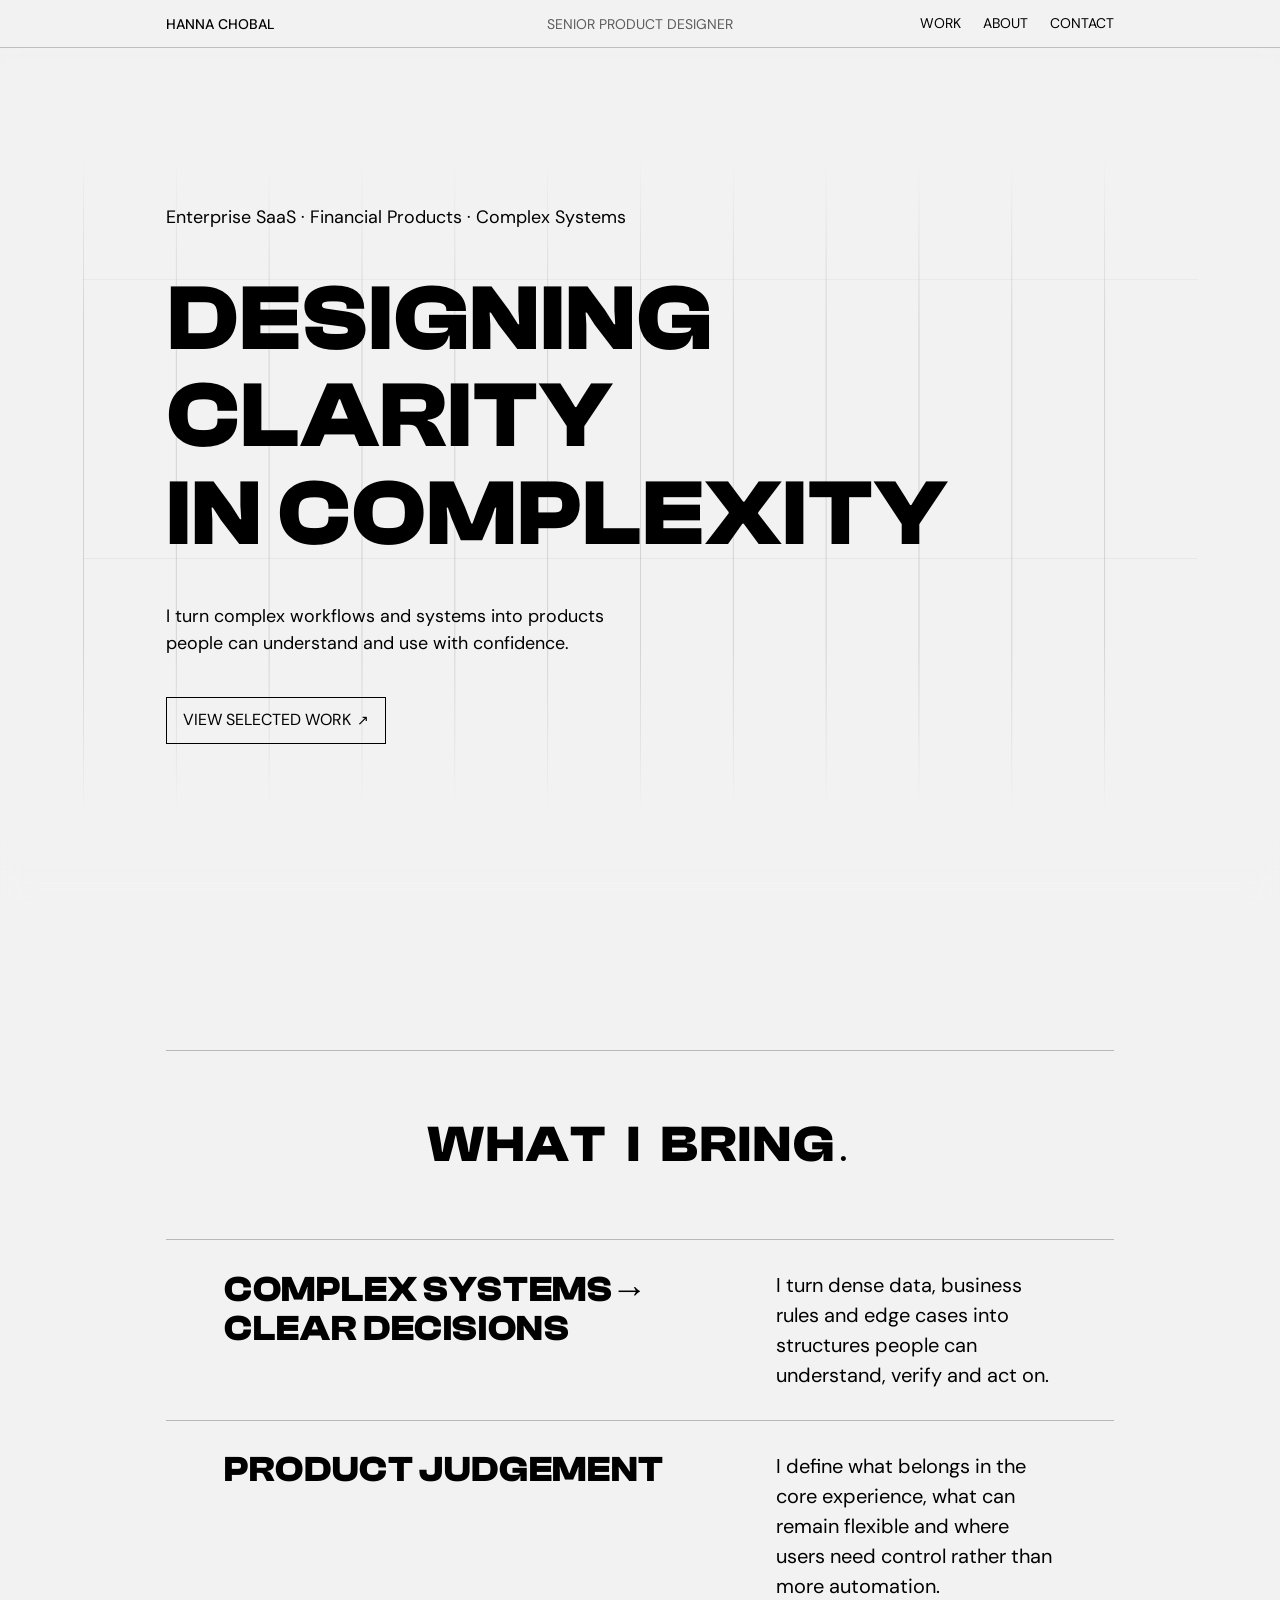
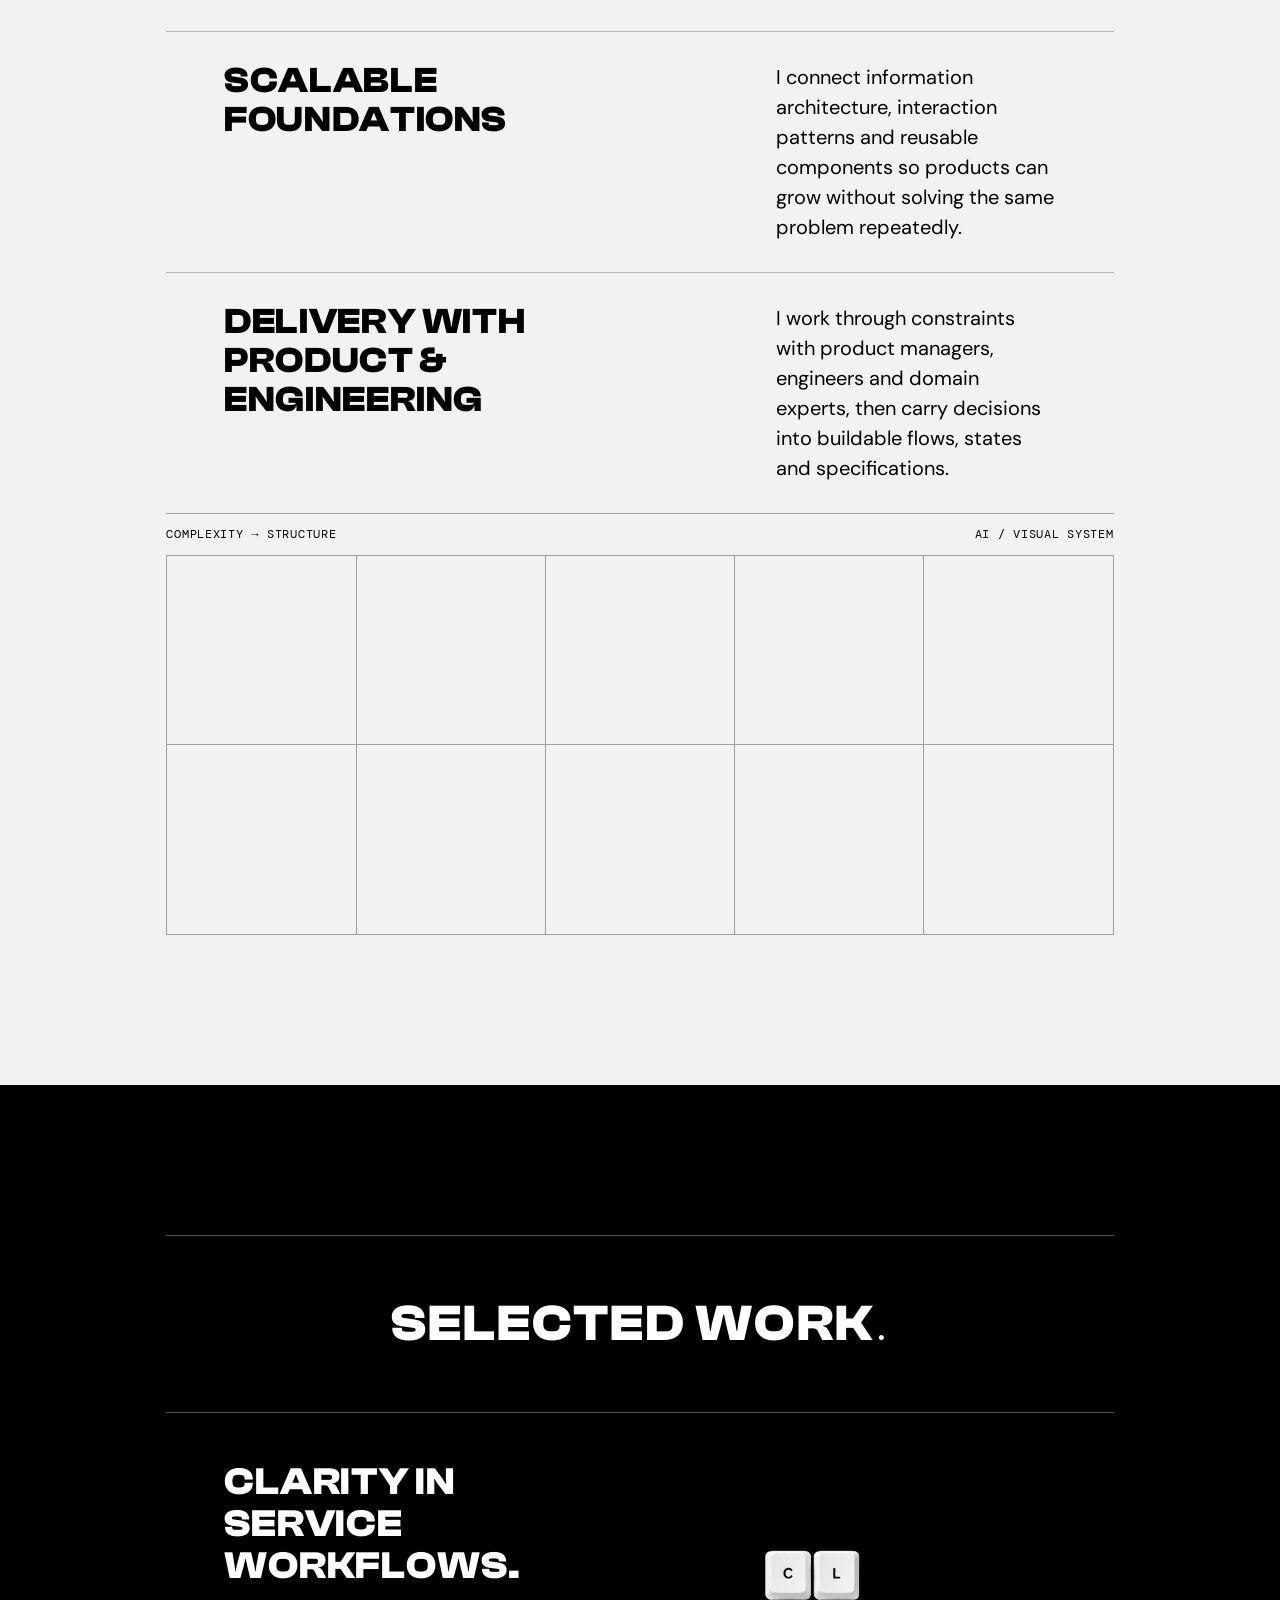
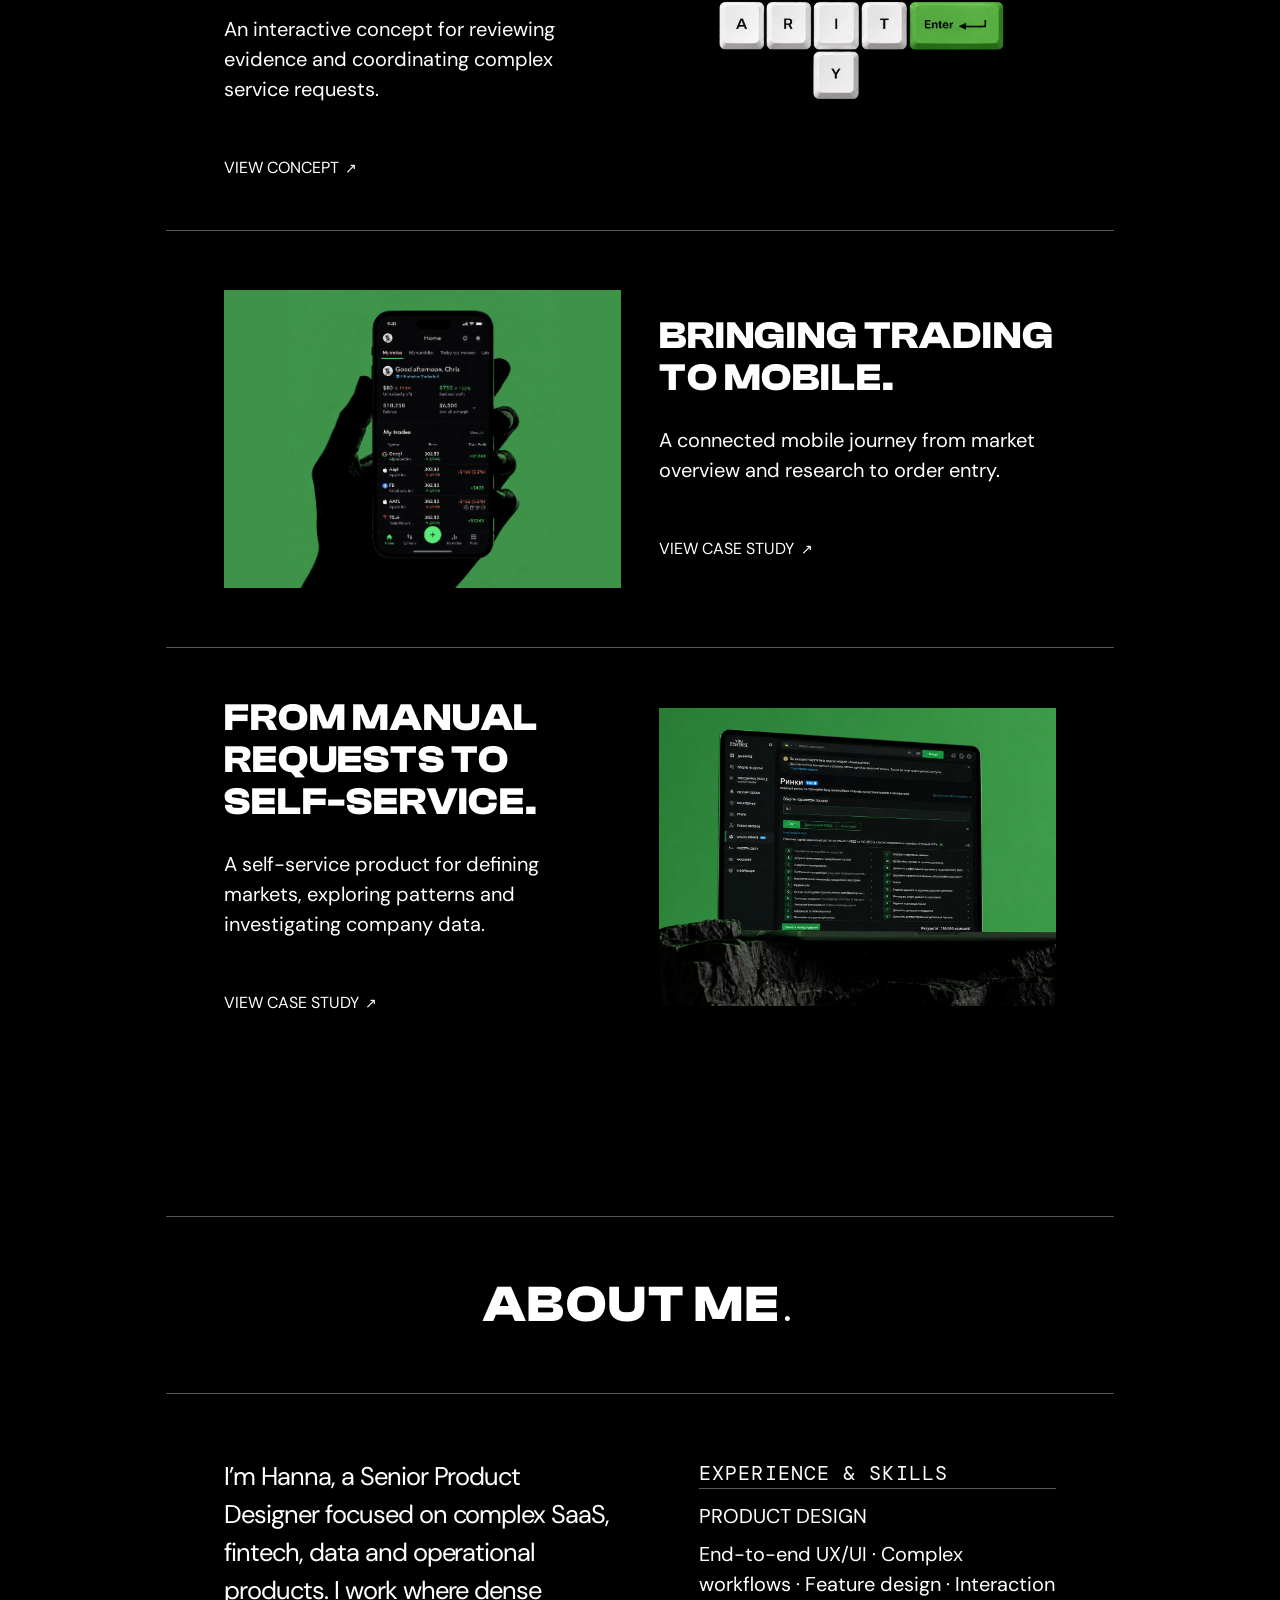
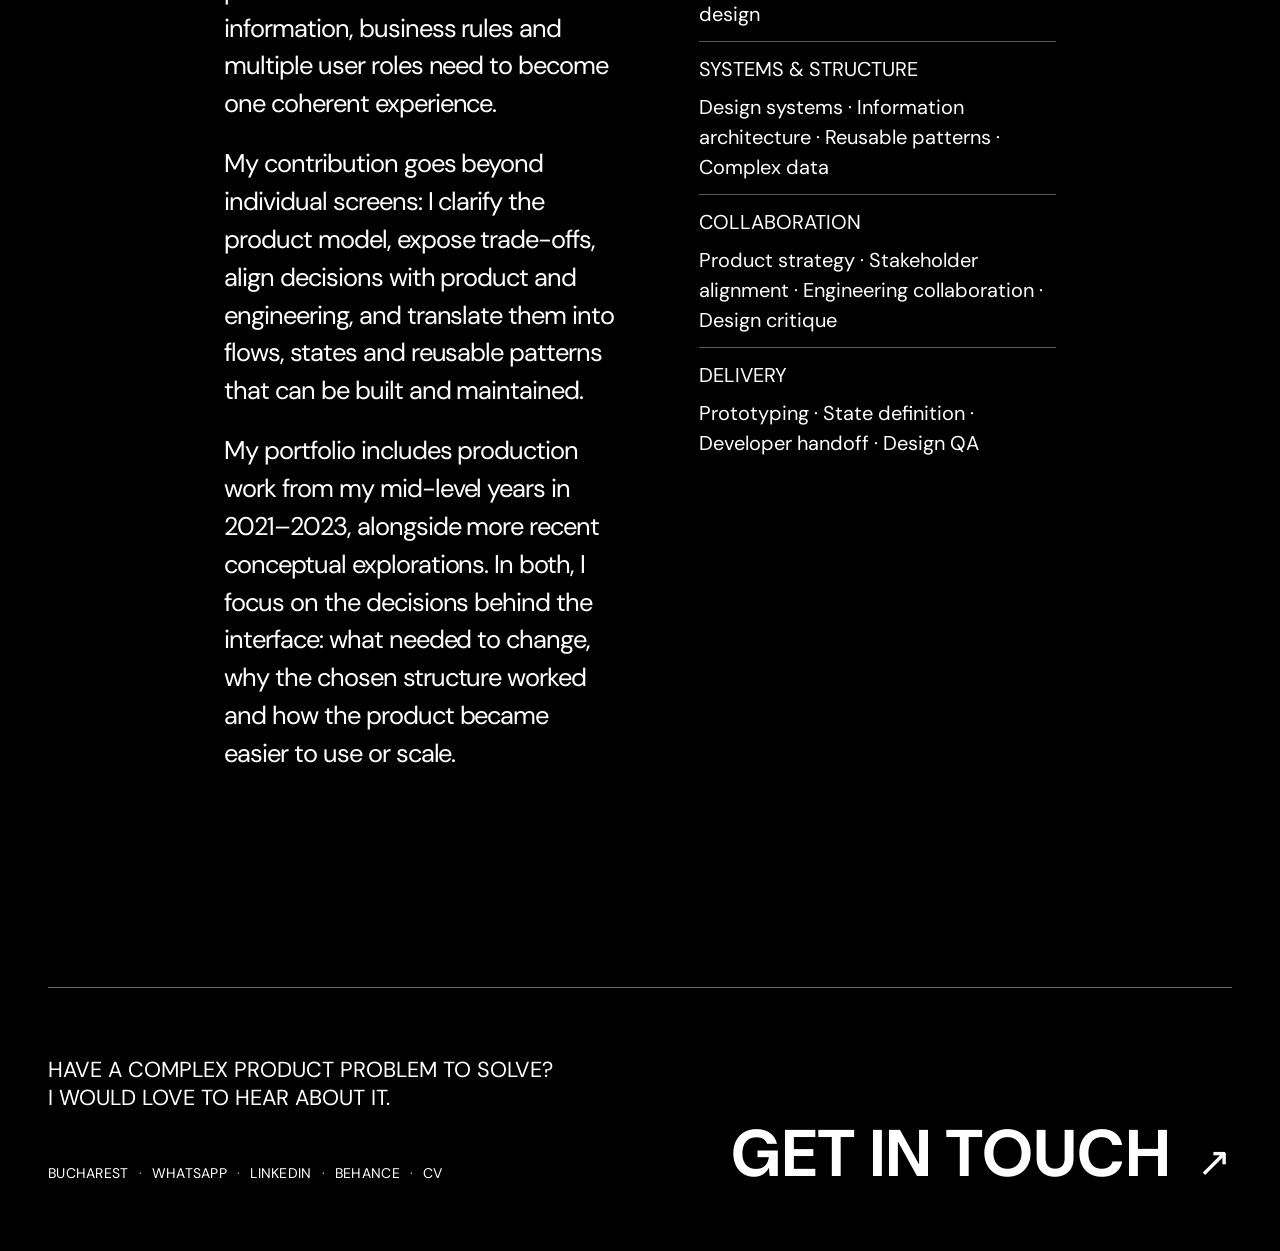
<file: index.html>
<!doctype html>
<html lang="en">
  <head>
    <meta charset="UTF-8" />
    <meta name="viewport" content="width=device-width, initial-scale=1.0" />
    <meta name="description" content="Hanna Chobal is a Senior Product Designer turning complex workflows and systems into products people can understand and use with confidence." />
    <meta property="og:title" content="Hanna Chobal — Senior Product Designer" />
    <meta property="og:description" content="Complex systems, enterprise UX & AI interaction design." />
    <meta property="og:type" content="website" />
    <title>Hanna Chobal — Senior Product Designer</title>
    <link rel="preload" href="assets/fonts/ClashDisplayBold.otf" as="font" type="font/otf" crossorigin />
    <link rel="stylesheet" href="styles.css?v=20261013-local-fonts" />
    <link rel="stylesheet" href="work.css" />
    <link rel="stylesheet" href="refined-hero.css?v=20261027-hero-staged-minus10" />
    <link rel="stylesheet" href="final-refinement.css" />
    <link rel="stylesheet" href="spacing-pass.css" />
    <link rel="stylesheet" href="type-refinement.css" />
    <link rel="stylesheet" href="figma-reference.css" />
    <link rel="stylesheet" href="selection.css?v=20260928-selection" />
    <link rel="stylesheet" href="content-cleanup.css" />
    <link rel="stylesheet" href="readability.css" />
    <link rel="stylesheet" href="site-geometry.css" />
    <link rel="stylesheet" href="motion-geometry.css" />
    <link rel="stylesheet" href="parallax-geometry.css" />
    <link rel="stylesheet" href="global-parallax.css" />
    <link rel="stylesheet" href="all-geometry-motion.css" />
    <link rel="stylesheet" href="premium-update.css" />
    <link rel="stylesheet" href="contact-popover.css?v=20260829-4" />
    <link rel="stylesheet" href="interaction-system.css" />
    <link rel="stylesheet" href="cursor-trail.css?v=20260901-2" />
    <link rel="stylesheet" href="global-header.css?v=20261022-gallery-release" />
    <link rel="stylesheet" href="button-system.css?v=20260909-actions-80" />
    <link rel="stylesheet" href="modal-system.css?v=20260830-1" />
    <link rel="icon" href="assets/favicon.ico" sizes="any" />
    <link rel="icon" href="assets/favicon-hanna-chobal.svg" type="image/svg+xml" />
    <link rel="icon" href="assets/favicon-16x16.png" type="image/png" sizes="16x16" />
    <link rel="icon" href="assets/favicon-32x32.png" type="image/png" sizes="32x32" />
    <link rel="apple-touch-icon" href="assets/apple-touch-icon.png" sizes="180x180" />
    <script src="analytics-config.js"></script>
    <script defer src="analytics.js"></script>
    <style id="accessibility-type-scale">
      /* Accessibility baseline: no visible text is smaller than 20px. */
      body {
        font-size: 20px;
        line-height: 1.6;
        text-rendering: optimizeLegibility;
        -webkit-font-smoothing: antialiased;
      }

      .nav,
      .nav-meta,
      .nav nav,
      .wordmark,
      .wordmark span,
      .eyebrow,
      .section-index,
      .section-aside,
      .project-type,
      .mono-label,
      .hero-intro,
      .hero-tech,
      .hero-bottom,
      .capability > span,
      .capability p,
      .work-intro,
      .work-counter,
      .case-heading,
      .case-heading b,
      .case-category,
      .case-desc,
      .case-copy ul,
      .case-copy aside > span,
      .case-cta,
      .case-cta b,
      .case-copy aside > span b,
      .process-step > span,
      .process-step p,
      .approach-copy,
      .approach-data,
      .skills,
      .skills h3,
      .ai-grid > div > p,
      .ai-line,
      .contact-bottom p,
      .contact-note,
      footer,
      .enterprise-visual,
      .enterprise-path i,
      .enterprise-panels small,
      .enterprise-panels p,
      .visual-note,
      .workflow-visual,
      .wf-side b,
      .wf-top,
      .wf-flow b,
      .wf-cards small,
      .wf-cards strong,
      .wf-cards span,
      .corner-label,
      .data-visual > span,
      .system-visual > span,
      .evolution-visual small,
      .phone small,
      .phone strong,
      .balance,
      .phone button,
      .back-office small,
      .back-office span,
      .feed-card,
      .feed-card b,
      .journey,
      .journey b,
      .market-analysis-visual,
      .market-table > div:first-child,
      .market-table i,
      .market-table em,
      .market-analysis-visual > small,
      .trading-placeholder-visual > span,
      .trading-placeholder-visual small {
        font-size: 20px !important;
        line-height: 1.5;
      }

      .case-heading > span::before {
        font-size: 20px !important;
        line-height: 1.5;
      }

      p,
      li {
        max-width: 70ch;
      }

      a:focus-visible,
      button:focus-visible {
        outline: 3px solid currentColor;
        outline-offset: 5px;
      }

      @media (max-width: 700px) {
        .nav {
          height: auto;
          min-height: 64px;
          padding-block: 10px;
        }

        .nav nav {
          gap: 20px;
          flex-wrap: wrap;
          justify-content: flex-end;
        }

        .hero-copy {
          padding-top: 110px;
        }

        .hero-intro {
          max-width: 34ch;
        }
      }

      @media (prefers-reduced-motion: reduce) {
        html {
          scroll-behavior: auto;
        }

        *,
        *::before,
        *::after {
          animation-duration: 0.01ms !important;
          animation-iteration-count: 1 !important;
          transition-duration: 0.01ms !important;
          scroll-behavior: auto !important;
        }
      }
    </style>
    <style>
      .nav,
      .nav-meta,
      .nav nav,
      .nav .wordmark,
      .nav .wordmark span,
      .nav nav a {
        font-size: 14px !important;
      }

      .nav {
        align-items: center;
        line-height: 1;
      }

      .nav-meta {
        margin: 0;
        line-height: 1;
      }

      .nav nav,
      .nav .wordmark,
      .nav nav a {
        line-height: 1;
      }

      .hero-tech {
        font-size: 14px !important;
        line-height: 1;
      }

      .capabilities-vertical {
        display: block;
      }

      .capabilities-vertical .capability,
      .capabilities-vertical .capability.featured,
      .capabilities-vertical .capability:nth-child(even) {
        width: 100%;
        min-height: 0;
        padding: 30px 0;
        border-left: 0;
        display: grid;
        grid-template-columns: 8.33% 1fr 31%;
        gap: 14px;
      }

      .capabilities-vertical .capability p {
        grid-column: 3;
        margin: 0;
        align-self: start;
      }

      .case-index {
        display: flex;
        flex-direction: column;
      }

      .case-bank-ai { order: 1; }
      .case-trading-experience { order: 2; }
      .case-market-analysis { order: 3; }

      .contact-bottom p,
      .contact-note,
      .contact-note a {
        font-size: 14px !important;
      }

      .contact-bottom > div:first-child p {
        font-size: 14px !important;
        font-weight: 500;
        line-height: 1;
        letter-spacing: .01em;
      }

      .contact-cta span {
        display: inline-block;
        font-size: 1em;
        line-height: 1;
        vertical-align: baseline;
      }

      .morph-word.long.experiences {
        padding-left: 12.2vw;
        margin-top: 28px;
        font: 400 14px/1.4 var(--mono);
        letter-spacing: .08em !important;
      }

      .capabilities-vertical .capability,
      .capabilities-vertical .capability.featured,
      .capabilities-vertical .capability:nth-child(even) {
        grid-template-columns: 56px minmax(0, 1fr) minmax(260px, 1fr);
        column-gap: clamp(28px, 4vw, 68px);
        align-items: start;
      }

      .capabilities-vertical .capability h3 {
        font-size: clamp(1.85rem, 3.6vw, 4.25rem);
      }

      .process-step {
        grid-template-columns: 56px minmax(240px, .9fr) minmax(280px, 1fr);
        column-gap: clamp(28px, 4vw, 68px);
        align-items: start;
      }

      .process-step h3 {
        font-size: clamp(1.85rem, 4.35vw, 4.8rem);
        line-height: 1 !important;
      }

      .process-step p {
        max-width: 430px;
        padding-top: .2em;
      }

      .approach h2 {
        font: 400 clamp(1rem, 1.45vw, 1.35rem)/1.45 var(--mono);
        letter-spacing: .05em !important;
      }

      .approach h2 span {
        display: block;
        margin-top: 22px;
        font-family: "Clash Display", "Helvetica Neue", Arial, sans-serif;
        font-size: clamp(4rem, 9vw, 9rem);
        font-weight: 700;
        line-height: .9;
        letter-spacing: .01em;
      }

      .placeholder-visual {
        min-height: 390px;
        background: #dedede !important;
        border: 1px solid rgba(0, 0, 0, .45);
        display: grid !important;
        place-items: center;
        padding: 28px;
      }

      .placeholder-visual::after {
        content: attr(data-placeholder);
        color: #111;
        font: 400 12px/1.4 var(--mono);
        letter-spacing: .08em;
        text-align: center;
      }

      .case-cta b {
        display: inline-block;
        font-size: 1em;
        line-height: 1;
        vertical-align: baseline;
      }

      .section-index,
      .capability > span,
      .process-step > span {
        font-size: 12px !important;
        line-height: 1.3;
      }

      .section-head {
        grid-template-columns: 56px minmax(0, 1fr) minmax(260px, 1fr);
        column-gap: clamp(28px, 4vw, 68px);
        align-items: start;
      }

      .section-head .section-aside,
      .section-head .work-intro {
        max-width: 360px;
        margin-left: 0;
      }

      .case-heading {
        display: grid;
        grid-template-columns: 1fr;
      }

      .case-heading > span,
      .case-heading > p {
        display: none;
      }

      .case-heading b {
        text-align: left;
        justify-self: start;
      }

      .approach h2 {
        font-family: "Clash Display", "Helvetica Neue", Arial, sans-serif;
        font-size: clamp(3.8rem, 9.5vw, 10rem);
        font-weight: 700;
        line-height: 1.02;
        letter-spacing: .035em !important;
      }

      .approach h2 span {
        display: inline;
        margin-top: 0;
        font: inherit;
        letter-spacing: inherit;
      }

      .contact-note {
        border-top: 1px solid rgba(255, 255, 255, .4);
        margin-top: 32px;
        padding-top: 18px;
      }

      .contact-cta span {
        font-family: inherit;
        font-weight: inherit;
        font-size: 1em !important;
        line-height: inherit;
      }

      .section {
        padding-left: 6.5vw;
        padding-right: 6.5vw;
      }

      .section-index,
      .capability > span,
      .process-step > span {
        font-size: 14px !important;
        line-height: 1;
        align-self: start;
        margin-top: 0;
      }

      .section-head,
      .capabilities-vertical .capability,
      .capabilities-vertical .capability.featured,
      .capabilities-vertical .capability:nth-child(even),
      .process-step {
        grid-template-columns: 56px minmax(0, 1.15fr) minmax(280px, .85fr);
        column-gap: clamp(32px, 4.5vw, 76px);
        align-items: start;
      }

      .section-head h2,
      .capabilities-vertical .capability h3,
      .process-step h3 {
        align-self: start;
        margin-top: 0;
      }

      .section-head .section-aside,
      .section-head .work-intro,
      .capabilities-vertical .capability p,
      .process-step p {
        align-self: start;
        margin-top: 0;
      }

      .approach h2,
      .about .section-head h2 {
        font-size: clamp(3.55rem, 8.85vw, 9.45rem);
      }

      .contact-note {
        text-align: right;
      }

      .section-head,
      .capabilities-vertical .capability,
      .capabilities-vertical .capability.featured,
      .capabilities-vertical .capability:nth-child(even),
      .process-step {
        grid-template-columns: 88px minmax(0, 1.35fr) minmax(320px, .85fr);
        column-gap: clamp(38px, 4.8vw, 82px);
      }

      .section-index {
        white-space: nowrap;
      }

      .section-head h2,
      .section-head .section-aside,
      .section-head .work-intro,
      .capabilities-vertical .capability h3,
      .capabilities-vertical .capability p,
      .process-step h3,
      .process-step p {
        min-width: 0;
        overflow-wrap: normal;
      }

      .hero-copy {
        padding-left: 6.5vw;
        padding-right: 6.5vw;
      }

      .morph-word:nth-child(2),
      .morph-word:nth-child(3) {
        padding-left: 0;
      }

      .hero-intro {
        margin-left: 0;
      }

      #process-title {
        word-spacing: 10px;
      }

      .approach-grid {
        grid-template-columns: minmax(0, .9fr) minmax(340px, 1.1fr);
        gap: clamp(48px, 7vw, 110px);
        margin-left: 0;
        margin-right: 0;
      }

      .approach h2 {
        font-size: clamp(2.8rem, 5.6vw, 6rem);
        line-height: 1.06;
      }

      .approach-copy {
        max-width: 560px;
      }

      .contact-actions {
        display: flex;
        flex-direction: column;
        align-items: flex-start;
      }

      .contact-actions .contact-note {
        width: 100%;
        border-top: 0;
        margin: 12px 0 0;
        padding: 0;
        text-align: left;
      }

      .geometry-landing {
        margin-top: clamp(90px, 12vw, 170px);
        border-top: 1px solid rgba(0, 0, 0, .35);
      }

      .geometry-landing-label {
        display: flex;
        justify-content: space-between;
        padding: 12px 0;
        font: 400 12px/1.4 var(--mono);
        letter-spacing: .06em;
      }

      .geometry-grid {
        display: grid;
        grid-template-columns: repeat(5, minmax(0, 1fr));
        border-top: 1px solid rgba(0, 0, 0, .35);
        border-left: 1px solid rgba(0, 0, 0, .35);
      }

      .geometry-grid > i {
        display: block;
        aspect-ratio: 1;
        border-right: 1px solid rgba(0, 0, 0, .35);
        border-bottom: 1px solid rgba(0, 0, 0, .35);
      }

      .hero-grid {
        left: 6.5vw;
        right: 6.5vw;
        width: auto;
        background-size: calc(100% / 12) 100%, 100% 31%;
      }

      .hero-tech-a,
      .hero-tech-b {
        display: block;
        left: 6.5vw;
        right: auto;
        bottom: auto;
        text-align: left;
      }

      .hero-tech-a {
        top: 17%;
      }

      .hero-tech-b {
        top: calc(17% + 26px);
      }

      .hero-copy .morph-word,
      .hero-copy .morph-word:nth-child(2),
      .hero-copy .morph-word:nth-child(3) {
        padding-left: 0;
      }

      .hero-intro {
        margin-left: 0;
        grid-template-columns: 2fr 4fr;
        max-width: calc(50% - 1px);
        height: 96px;
        min-height: 96px;
      }

      .hero-tech-a,
      .hero-tech-b {
        left: auto;
        right: 6.5vw;
        text-align: right;
      }

      .section-head {
        grid-template-columns: 88px minmax(0, 1fr);
        grid-template-rows: auto auto;
        column-gap: clamp(38px, 4.8vw, 82px);
        row-gap: 18px;
        padding-top: 28px;
      }

      .section-head .section-index {
        grid-column: 1;
        grid-row: 1;
        align-self: start;
        margin-top: 0;
      }

      .section-head > h2 {
        grid-column: 2;
        grid-row: 1;
      }

      .section-head > .section-aside,
      .section-head > .work-intro,
      .section-head > .approach-copy {
        grid-column: 2;
        grid-row: 2;
        max-width: 560px;
        margin: 0;
      }

      #bring-title,
      #work-title,
      #process-title,
      #about-title {
        white-space: nowrap;
        font-size: clamp(3.4rem, 6.3vw, 7rem);
      }

      #bring-title,
      #process-title {
        word-spacing: 10px;
      }

      .approach .section-head {
        margin-bottom: 0;
      }

      .approach #approach-title {
        font-size: clamp(2.7rem, 4.8vw, 5.4rem);
        line-height: 1.06;
      }

      .contact-actions .contact-note {
        margin-top: 16px;
      }

      .hero-tech-a {
        left: 6.5vw;
        right: auto;
        text-align: left;
      }

      .hero-intro .hero-tech-b {
        position: static;
        display: block;
        margin-top: 8px;
        text-align: left;
        opacity: 0;
      }

      .hero.resolved .hero-intro .hero-tech-b {
        opacity: .55;
      }

      .work-intro {
        display: grid;
        grid-template-columns: minmax(0, 1.15fr) minmax(260px, .85fr);
        column-gap: clamp(32px, 4.5vw, 76px);
        width: 100%;
        max-width: none !important;
      }

      .work-intro > p,
      .work-intro .work-counter {
        margin: 0;
        padding: 0;
        border-top: 0;
      }

      .case-heading {
        grid-template-columns: minmax(0, 1fr) minmax(0, 1fr);
        align-items: start;
      }

      .case-heading > span {
        display: none;
      }

      .case-heading > p {
        display: block;
        grid-column: 2;
        grid-row: 1;
        justify-self: end;
        text-align: right;
      }

      .case-heading > b {
        grid-column: 1;
        grid-row: 1;
        justify-self: start;
        text-align: left;
      }

      .case-category {
        display: none;
      }

      .case-bank-ai .case-heading > p {
        font-size: 0 !important;
      }

      .case-bank-ai .case-heading > p::after {
        content: "TASK MANAGEMENT";
        font: 400 11px/1.45 var(--mono);
        letter-spacing: .055em;
      }

      .contact-actions .contact-note {
        margin-top: 5px;
      }

      .hero-tech-a,
      .hero-tech-b,
      .hero-intro .hero-tech-b {
        position: absolute;
        display: block;
        left: 6.5vw;
        right: auto;
        bottom: auto;
        text-align: left;
      }

      .hero-tech-a {
        top: 17%;
      }

      .hero-tech-b,
      .hero-intro .hero-tech-b {
        top: calc(17% + 26px);
        margin-top: 0;
      }

      .hero-tech:hover,
      .hero-tech:focus-visible {
        opacity: 1;
        text-decoration: underline;
        text-underline-offset: 3px;
      }

      .case-heading > p,
      .case-heading > b {
        font: 400 14px/1.45 var(--mono) !important;
        letter-spacing: .055em;
      }

      .case-heading > p {
        grid-column: 1;
        justify-self: start;
        text-align: left;
      }

      .case-heading > b {
        grid-column: 2;
        justify-self: end;
        text-align: right;
      }

      .case-bank-ai .case-heading > p {
        font: 400 14px/1.45 var(--mono) !important;
      }

      .case-bank-ai .case-heading > p::after {
        content: none;
      }

      .about-grid {
        margin-left: calc(88px + clamp(38px, 4.8vw, 82px));
        max-width: none;
      }

      .section-index,
      .capability > span,
      .process-step > span {
        transform: translateY(5px);
      }

      .contact-actions .contact-note {
        margin-top: 0;
      }

      .process .section-aside {
        font-size: 20px !important;
        line-height: 1.5;
        letter-spacing: 0;
        text-transform: none;
      }

      .hero-geo-row {
        position: absolute;
        z-index: 6;
        top: 17%;
        left: 6.5vw;
        right: 6.5vw;
        display: grid;
        grid-template-columns: repeat(12, minmax(0, 1fr));
        align-items: start;
        pointer-events: none;
      }

      body:not(.hero-resolved) .nav {
        background: #000;
        color: #fff;
        border-bottom-color: rgba(255, 255, 255, .16);
      }

      .nav {
        transition: background-color 3.2s cubic-bezier(.22, 1, .36, 1), color 2.8s cubic-bezier(.22, 1, .36, 1), border-color 2.8s cubic-bezier(.22, 1, .36, 1);
      }

      .hero {
        transition: background-color 3.2s cubic-bezier(.22, 1, .36, 1), color 2.8s cubic-bezier(.22, 1, .36, 1);
      }

      .hero-grid {
        transition: opacity 2.8s cubic-bezier(.22, 1, .36, 1);
      }

      .hero canvas {
        transition: opacity 2.8s cubic-bezier(.22, 1, .36, 1);
      }

      .morph-word,
      .hero-tech,
      .hero-intro {
        transition: color 2.4s cubic-bezier(.22, 1, .36, 1), opacity 2.4s cubic-bezier(.22, 1, .36, 1), filter 2.4s cubic-bezier(.22, 1, .36, 1);
      }

      .hero-geo-row .hero-tech {
        position: static;
        display: block;
        pointer-events: auto;
        text-align: left;
        white-space: nowrap;
      }

      .hero-geo-row .hero-tech-a {
        grid-column: 1 / span 2;
      }

      .hero-geo-row .hero-tech-b {
        grid-column: 4 / span 3;
      }

      .work-intro {
        display: block;
      }

      .work-intro > p {
        max-width: none;
      }

      .nav,
      .nav-meta,
      .nav nav,
      .wordmark,
      .hero-tech,
      .section-index,
      .section-aside,
      .work-intro,
      .work-counter,
      .case-heading,
      .case-heading > p,
      .case-heading > b,
      .case-category,
      .case-copy ul,
      .case-copy li,
      .case-cta,
      .process-step > span,
      .process-step p,
      .approach-copy,
      .skills,
      .skills h3,
      .contact-bottom p,
      .contact-note {
        font-family: var(--sans) !important;
      }

      .case-copy ul,
      .case-copy li {
        font-size: 14px !important;
        line-height: 1.35;
      }

      .case-proof {
        display: grid;
        grid-template-columns: repeat(2, minmax(0, 1fr));
        margin: 28px 0 24px;
        border-top: 1px solid rgba(255, 255, 255, .34);
        border-bottom: 1px solid rgba(255, 255, 255, .34);
      }

      .case-proof > div {
        min-width: 0;
        padding: 13px 16px 15px 0;
      }

      .case-proof > div:nth-child(even) {
        padding-left: 16px;
        border-left: 1px solid rgba(255, 255, 255, .34);
      }

      .case-proof > div:nth-child(-n + 2) {
        border-bottom: 1px solid rgba(255, 255, 255, .34);
      }

      .case-proof dt {
        font: 400 11px/1.35 var(--mono);
        letter-spacing: .055em;
        opacity: .62;
      }

      .case-proof dd {
        margin: 7px 0 0;
        font: 400 14px/1.4 var(--sans);
      }

      .section-aside,
      .work-intro,
      .process-step p,
      .approach-copy,
      .contact-bottom p {
        font-weight: 400;
      }

      .hero:not(.resolved) .morph-word,
      .hero:not(.resolved) .hero-tech,
      .hero:not(.resolved) .hero-intro [data-word],
      .hero:not(.resolved) .hero-work-link {
        opacity: .24;
        filter: blur(5px);
      }

      .hero:not(.resolved) .morph-word:nth-child(1) { transform: none; }
      .hero:not(.resolved) .morph-word:nth-child(2) { transform: none; }
      .hero:not(.resolved) .morph-word:nth-child(3) { transform: none; }
      .hero:not(.resolved) .hero-tech-a { transform: none; }
      .hero:not(.resolved) .hero-tech-b { transform: none; }
      .hero:not(.resolved) .hero-intro [data-word], .hero:not(.resolved) .hero-work-link { transform: none; }

      .hero.sharp:not(.resolved) .morph-word,
      .hero.sharp:not(.resolved) .hero-tech,
      .hero.sharp:not(.resolved) .hero-intro [data-word],
      .hero.sharp:not(.resolved) .hero-work-link {
        opacity: .72;
        filter: blur(0);
      }

      .hero .morph-word,
      .hero .hero-tech,
      .hero .hero-intro [data-word],
      .hero .hero-work-link {
        transition-property: opacity, filter, color;
        transition-duration: 518.4ms;
        transition-delay: var(--hero-delay, 0ms);
        transition-timing-function: cubic-bezier(.22, 1, .36, 1);
        will-change: opacity, transform, filter;
      }

      .hero.resolved .morph-word,
      .hero.resolved .hero-intro [data-word],
      .hero.resolved .hero-work-link {
        opacity: 1;
        transform: translate3d(0, 0, 0);
        filter: blur(0);
      }

      .hero.resolved .hero-tech {
        opacity: .55;
        transform: translate3d(0, 0, 0);
        filter: blur(0);
      }

      .motion-ready .editorial-reveal :is(h2, h3),
      .motion-ready .editorial-reveal .case-highlight {
        transition: opacity 520ms ease-out, transform 680ms cubic-bezier(.22, 1, .36, 1);
        will-change: opacity, transform;
      }

      .motion-ready .editorial-reveal :is(.section-index, .case-heading, .mono-label, .work-counter, :scope > span) {
        transition: opacity 460ms ease-out, transform 620ms cubic-bezier(.22, 1, .36, 1);
        will-change: opacity, transform;
      }

      .motion-ready .editorial-reveal :is(p, ul) {
        transition: opacity 500ms ease-out 70ms, transform 650ms cubic-bezier(.22, 1, .36, 1) 70ms;
        will-change: opacity, transform;
      }

      .motion-ready .editorial-reveal:not(.is-revealed) :is(h2, h3),
      .motion-ready .editorial-reveal:not(.is-revealed) .case-highlight {
        opacity: 0;
        transform: translate3d(0, 10px, 0);
      }

      .motion-ready .editorial-reveal:not(.is-revealed) :is(.section-index, .case-heading, .mono-label, .work-counter, :scope > span) {
        opacity: 0;
        transform: translate3d(0, 8px, 0);
      }

      .motion-ready .editorial-reveal:not(.is-revealed) :is(p, ul) {
        opacity: 0;
        transform: translate3d(0, 10px, 0);
      }

      .motion-ready .editorial-reveal.is-revealed :is(h2, h3),
      .motion-ready .editorial-reveal.is-revealed .case-highlight {
        opacity: 1;
        transform: translate3d(0, 0, 0);
      }

      .motion-ready .editorial-reveal.is-revealed :is(.section-index, .case-heading, .mono-label, .work-counter, :scope > span),
      .motion-ready .editorial-reveal.is-revealed :is(p, ul) {
        opacity: 1;
        transform: translate3d(0, 0, 0);
      }

      @media (max-width: 700px) {
        .section-head {
          grid-template-columns: 76px 1fr;
          column-gap: 16px;
        }

        .section-head h2,
        .section-head .section-aside,
        .section-head .work-intro {
          grid-column: 2;
        }

        .capabilities-vertical .capability,
        .capabilities-vertical .capability.featured,
        .capabilities-vertical .capability:nth-child(even) {
          grid-template-columns: minmax(0, 1fr);
          grid-auto-rows: auto;
          row-gap: 16px;
          padding: 28px 0;
        }

        .capabilities-vertical .capability h3,
        .capabilities-vertical .capability p {
          grid-column: 1;
          width: 100%;
          min-width: 0;
        }

        .capabilities-vertical .capability h3 {
          line-height: .95;
          overflow-wrap: normal;
          word-break: normal;
        }

        .capabilities-vertical .capability p {
          margin-top: 0;
          max-width: 40ch;
        }

        .case-proof {
          grid-template-columns: minmax(0, 1fr);
          margin: 24px 0 20px;
        }

        .case-proof > div,
        .case-proof > div:nth-child(even) {
          padding: 12px 0 13px;
          border-left: 0;
          border-bottom: 1px solid rgba(255, 255, 255, .34);
        }

        .case-proof > div:last-child {
          border-bottom: 0;
        }

        .morph-word.long.experiences {
          padding-left: 6vw;
          margin-top: 22px;
          font-size: 14px;
        }

        .process-step {
          grid-template-columns: 36px 1fr;
          column-gap: 16px;
        }

        .process-step p {
          grid-column: 2;
          padding-top: 10px;
        }

        .placeholder-visual {
          min-height: 270px;
        }

        .approach-grid {
          grid-template-columns: 1fr;
          gap: 42px;
        }

        .contact-bottom {
          align-items: flex-start;
        }

        .geometry-grid {
          grid-template-columns: repeat(2, minmax(0, 1fr));
        }

        .geometry-landing-label {
          font-size: 10px;
        }

        .hero-tech-a {
          top: 14%;
        }

        .hero-tech-b {
          top: calc(14% + 24px);
        }

        .hero-intro {
          max-width: 100%;
          grid-template-columns: 1fr;
          height: 120px;
          min-height: 120px;
        }

        .hero-tech-a,
        .hero-tech-b {
          left: auto;
          right: 6.5vw;
        }

        .section-head {
          grid-template-columns: 76px minmax(0, 1fr);
          row-gap: 14px;
        }

        #bring-title,
        #work-title,
        #process-title,
        #about-title {
          white-space: normal;
          font-size: clamp(2.7rem, 11vw, 4rem);
        }

        .hero-tech-a {
          left: 6.5vw;
          right: auto;
        }

        .hero-tech-b,
        .hero-intro .hero-tech-b {
          position: absolute;
          left: 6.5vw;
          right: auto;
        }

        .work-intro {
          grid-template-columns: 1fr;
          row-gap: 16px;
        }

        .about-grid {
          margin-left: 0;
        }

        .hero-geo-row .hero-tech {
          position: static;
        }

        .hero-geo-row .hero-tech-a {
          grid-column: 1 / span 5;
        }

      .hero-geo-row .hero-tech-b {
          grid-column: 7 / span 6;
        }
      }

      /* Keep the compact What I Bring title optically centered at every width. */
      .bring .section-head.compact-title {
        width: 100%;
        margin-left: auto !important;
        margin-right: auto !important;
        justify-content: center !important;
      }

      .bring .section-head.compact-title #bring-title {
        width: 100%;
        grid-column: auto;
        text-align: center;
        margin-left: 0;
        margin-right: 0;
      }

      /* The former number column is gone: center each title/copy pair inside its divider. */
      .bring .capabilities-vertical .capability,
      .bring .capabilities-vertical .capability.featured,
      .bring .capabilities-vertical .capability:nth-child(even) {
        grid-template-columns: minmax(0, 1.35fr) minmax(280px, .65fr) !important;
        column-gap: clamp(42px, 6vw, 96px) !important;
        padding-left: clamp(24px, 4.5vw, 72px) !important;
        padding-right: clamp(24px, 4.5vw, 72px) !important;
      }

      .bring .capabilities-vertical .capability h3 {
        grid-column: 1 !important;
      }

      .bring .capabilities-vertical .capability p {
        grid-column: 2 !important;
        width: 100%;
        max-width: 390px;
        justify-self: start;
      }

      @media (max-width: 700px) {
        .bring .capabilities-vertical .capability,
        .bring .capabilities-vertical .capability.featured,
        .bring .capabilities-vertical .capability:nth-child(even) {
          grid-template-columns: minmax(0, 1fr) !important;
          row-gap: 16px !important;
          padding-left: 0 !important;
          padding-right: 0 !important;
        }

        .bring .capabilities-vertical .capability h3,
        .bring .capabilities-vertical .capability p {
          grid-column: 1 !important;
          max-width: 100%;
        }
      }
    </style>
    <link rel="stylesheet" href="input-states.css?v=20260929-site-fields" />
<link rel="stylesheet" href="editorial-grid.css?v=20261022-gallery-release" />
<style>
/* Fixed glyph slots retain the final text's wrapping throughout decoding. */
.hero .decode-word { display: inline-block; white-space: nowrap !important; }
.hero .decode-slot { display: inline-block; position: relative; white-space: pre !important; }
.hero .decode-anchor { opacity: 0; }
.hero .decode-glyph { position: absolute; inset: 0; text-align: center; letter-spacing: 0 !important; transform-origin: center; white-space: pre !important; pointer-events: none; }
body[data-site-ui] .hero .hero-copy .morph-word:not(.long) { font-size: clamp(2.5rem, 7.3vw, 8rem); }
.hero-copy > .hero-intro { max-width: 62ch; }
.hero-copy > .hero-intro { display: flex; flex-direction: column; gap: 10px; }
.hero-copy > .hero-specialisation { margin: 0; max-width: 62ch; font: 400 20px/1.5 var(--sans); text-wrap: pretty; letter-spacing: 0; flex-shrink: 0; transition: opacity 518.4ms, filter 518.4ms, transform 518.4ms, color 518.4ms; }
.hero:not(.resolved) .hero-specialisation { opacity: .24; filter: blur(5px); transform: none; }
.hero.resolved .hero-specialisation { opacity: 1; filter: none; transform: none; }
.hero-intro .hero-statement { margin: 0; font: 400 20px/1.5 var(--sans); }
.hero-statement { white-space: normal !important; }
.hero-statement span { white-space: normal !important; }
@media(max-width:700px) { body[data-site-ui] .hero .hero-copy .morph-word:not(.long) { font-size: clamp(1.4rem, 7.5vw, 3.3rem); } }
</style>
<link rel="stylesheet" href="case-interaction.css?v=20261003" />

<style id="responsive-hero-layout">
/* Size the composition against both viewport axes; retain breathing room
   by letting short windows scroll instead of clipping or shrinking copy. */
body[data-site-ui] .hero {
  height: auto;
  min-height: 100svh;
}
body[data-site-ui] .hero .hero-copy {
  height: auto;
  min-height: 100svh;
  padding-top: calc(var(--global-header-height, 48px) + clamp(40px, 7svh, 88px));
  padding-bottom: clamp(48px, 7svh, 88px);
  justify-content: center;
  gap: clamp(24px, 4.5svh, 54px);
}
body[data-site-ui] .hero .hero-copy > * { flex-shrink: 0; }
body[data-site-ui] .hero .hero-copy .morph-word:not(.long) {
  font-size: clamp(2rem, min(7.3vw, 12svh), 8rem);
  line-height: 1.04;
  margin: 0;
  padding-left: 0;
}
body[data-site-ui] .hero .hero-copy > .morph-stack {
  width: 100%;
  max-width: none;
}
body[data-site-ui] .hero .hero-copy > .hero-specialisation,
body[data-site-ui] .hero .hero-intro .hero-statement {
  font-size: clamp(16px, 1.4vw, 20px);
  line-height: 1.5;
}
@media (max-width: 700px) {
  body[data-site-ui] .hero .hero-copy {
    padding-top: calc(var(--global-header-height, 43px) + clamp(32px, 6svh, 56px));
    padding-bottom: clamp(40px, 6svh, 56px);
    gap: clamp(24px, 4svh, 32px);
  }
  body[data-site-ui] .hero .hero-copy .morph-word:not(.long) {
    font-size: clamp(1rem, min(7.5vw, 12svh), 3.3rem);
  }
}
</style>
</head>
  <body data-site-ui>
    <a class="skip-link" href="#main">Skip to content</a>
    <div data-global-header data-root=""></div>
    <script src="global-header.js?v=20261027-hero-staged-minus10"></script>

    <main id="main">
      <div class="scroll-geometry" aria-hidden="true"><i class="geo-orbit"></i><i class="geo-triangle"></i><i class="geo-sun"></i><i class="geo-band"></i><i class="geo-dot"></i><i class="geo-orbit geo-drop-6"></i><i class="geo-triangle geo-drop-7"></i><i class="geo-sun geo-drop-8"></i><i class="geo-band geo-drop-9"></i><i class="geo-dot geo-drop-10"></i></div>
      <section class="hero" id="top" aria-labelledby="hero-title">
        <canvas id="particle-field" aria-hidden="true"></canvas>
        <div class="hero-grid" aria-hidden="true"></div>
        <div class="hero-copy">
          <p class="hero-specialisation" data-word="Enterprise SaaS · Financial Products · Complex Systems">Enterprise SaaS · Financial Products · Complex Systems</p>
          <div class="morph-stack" aria-label="Designing clarity in complexity">
            <h1 id="hero-title" class="morph-word" data-word="DESIGNING">DESIGNING</h1>
            <p class="morph-word" data-word="CLARITY">CLARITY</p>
            <p class="morph-word" data-word="IN COMPLEXITY">IN COMPLEXITY</p>
          </div>
          <div class="hero-intro" aria-label="I turn complex workflows and systems into products people can understand and use with confidence.">
            <p class="hero-statement" aria-hidden="true"><span data-word="I turn complex workflows and systems into products">I turn complex workflows and systems into products</span><span data-word="people can understand and use with confidence.">people can understand and use with confidence.</span></p>
          </div>
          <a class="case-cta hero-work-link surface-action" href="#work" aria-label="View selected work"><span class="text-button-label hero-action-label" data-label="VIEW SELECTED WORK" aria-hidden="true"><span data-word="VIEW SELECTED WORK">VIEW SELECTED WORK</span></span> <b class="ui-arrow" aria-hidden="true">↗︎</b></a>
        </div>
      </section>

      <section class="section bring" id="bring" aria-labelledby="bring-title">
        <div class="section-head compact-title"><h2 id="bring-title">WHAT I BRING<span class="period">.</span></h2></div>
        <div class="capabilities capabilities-vertical">
          <article class="capability featured"><h3>COMPLEX SYSTEMS <i>→</i> CLEAR DECISIONS</h3><p>I turn dense data, business rules and edge cases into structures people can understand, verify and act on.</p></article>
          <article class="capability"><h3>PRODUCT JUDGEMENT</h3><p>I define what belongs in the core experience, what can remain flexible and where users need control rather than more automation.</p></article>
          <article class="capability"><h3>SCALABLE FOUNDATIONS</h3><p>I connect information architecture, interaction patterns and reusable components so products can grow without solving the same problem repeatedly.</p></article>
          <article class="capability"><h3>DELIVERY WITH<br>PRODUCT &amp; ENGINEERING</h3><p>I work through constraints with product managers, engineers and domain experts, then carry decisions into buildable flows, states and specifications.</p></article>
        </div>
        <div class="geometry-landing" id="geometry-landing" aria-hidden="true"><div class="geometry-landing-label"><span>COMPLEXITY → STRUCTURE</span><span>AI / VISUAL SYSTEM</span></div><div class="geometry-grid"><i></i><i></i><i></i><i></i><i></i><i></i><i></i><i></i><i></i><i></i></div></div>
      </section>



      <section class="section work work-index" id="work" aria-labelledby="work-title">
        <div class="section-head inverse compact-title work-heading"><h2 id="work-title">SELECTED WORK<span class="period">.</span></h2></div>
        <div class="case-index">
          <article class="case case-trading-placeholder case-bank-ai"><div class="case-split"><div class="case-copy"><p class="case-category">CONFIGURABLE SERVICE WORKSPACE</p><h3>CLARITY IN SERVICE WORKFLOWS.</h3><p class="case-desc">An interactive concept for reviewing evidence and coordinating complex service requests.</p><a href="work/service-workspace/index.html" class="case-cta"><span class="text-button-label">VIEW CONCEPT</span> <b class="ui-arrow" aria-hidden="true">↗︎</b></a></div><div class="case-visual trading-placeholder-visual case-image"><img src="assets/task-management-keyboard-green-hq.webp" alt="Keyboard keys spelling clarity with a green Enter key" /></div></div></article>
          <article class="case case-trading-experience"><div class="case-split"><div class="case-copy"><p class="case-category">TRADING PLATFORM</p><h3>BRINGING TRADING TO MOBILE.</h3><p class="case-desc">A connected mobile journey from market overview and research to order entry.</p><a href="work/trading-experience/index.html" class="case-cta"><span class="text-button-label">VIEW CASE STUDY</span> <b class="ui-arrow" aria-hidden="true">↗︎</b></a></div><div class="case-visual trading-platform-visual case-image"><img src="assets/trading-platform-phone.webp" alt="Hand holding a trading platform on a smartphone" /></div></div></article>
          <article class="case case-market-analysis"><div class="case-split"><div class="case-copy"><p class="case-category">MARKET ANALYSIS PLATFORM</p><h3>FROM MANUAL REQUESTS TO SELF-SERVICE.</h3><p class="case-desc">A self-service product for defining markets, exploring patterns and investigating company data.</p><a href="work/market-analysis/index.html" class="case-cta"><span class="text-button-label">VIEW CASE STUDY</span> <b class="ui-arrow" aria-hidden="true">↗︎</b></a></div><div class="case-visual market-analysis-visual case-image"><img src="assets/market-analysis-case.webp?v=2" alt="B2B market analysis interface displayed on a laptop" /></div></div></article>
        </div>
      </section>

      <section class="section about" id="about" aria-labelledby="about-title"><div class="section-head inverse compact-title about-heading"><h2 id="about-title">ABOUT ME<span class="period">.</span></h2></div><div class="about-grid"><div class="about-copy"><p>I’m Hanna, a Senior Product Designer focused on complex SaaS, fintech, data and operational products. I work where dense information, business rules and multiple user roles need to become one coherent experience.</p><p>My contribution goes beyond individual screens: I clarify the product model, expose trade-offs, align decisions with product and engineering, and translate them into flows, states and reusable patterns that can be built and maintained.</p><p>My portfolio includes production work from my mid-level years in 2021–2023, alongside more recent conceptual explorations. In both, I focus on the decisions behind the interface: what needed to change, why the chosen structure worked and how the product became easier to use or scale.</p></div><div class="skills"><p class="mono-label">EXPERIENCE &amp; SKILLS</p><div><h3>PRODUCT DESIGN</h3><p>End-to-end UX/UI · Complex workflows · Feature design · Interaction design</p></div><div><h3>SYSTEMS &amp; STRUCTURE</h3><p>Design systems · Information architecture · Reusable patterns · Complex data</p></div><div><h3>COLLABORATION</h3><p>Product strategy · Stakeholder alignment · Engineering collaboration · Design critique</p></div><div><h3>DELIVERY</h3><p>Prototyping · State definition · Developer handoff · Design QA</p></div></div></div></section>

      <section class="contact" id="contact">
        <div class="contact-bottom">
          <div class="contact-copy">
            <p>HAVE A COMPLEX PRODUCT PROBLEM TO SOLVE?<br />I WOULD LOVE TO HEAR ABOUT IT.</p>
            <div class="contact-meta-line" aria-label="Contact details">
              <a class="contact-location" href="https://maps.app.goo.gl/nPhHdi88c8mwk5eCA" target="_blank" rel="noopener noreferrer" title="44°27'50.9&quot;N · 26°05'57.3&quot;E" aria-label="Bucharest — open the slide in Parcul Floreasca on Google Maps">BUCHAREST</a>
              <span class="contact-separator" aria-hidden="true">·</span>
              <a href="https://wa.me/40735442690" target="_blank" rel="noopener noreferrer" aria-label="Open WhatsApp">WHATSAPP</a>
              <span class="contact-separator" aria-hidden="true">·</span>
              <a href="https://www.linkedin.com/in/achobal?utm_source=share_via&amp;utm_content=profile&amp;utm_medium=member_ios" target="_blank" rel="noopener noreferrer">LINKEDIN</a>
              <span class="contact-separator" aria-hidden="true">·</span>
              <a href="https://www.behance.net/Chobal777" target="_blank" rel="noopener noreferrer">BEHANCE</a>
              <span class="contact-separator" aria-hidden="true">·</span>
              <a href="assets/Hanna_Chobal_Senior_Product_Designer_CV.pdf" download="Hanna_Chobal_Senior_Product_Designer_CV.pdf" aria-label="Download Hanna Chobal’s CV as PDF">CV</a>
            </div>
          </div>
          <div class="contact-actions"><button class="contact-cta contact-cta-button" id="contact-dialog-trigger" type="button" aria-haspopup="dialog" data-modal-open="contact-dialog"><span class="text-button-label">GET IN TOUCH</span> <span class="ui-arrow" aria-hidden="true">↗︎</span></button></div>
        </div>
      </section>
    </main>
    <dialog class="contact-dialog" id="contact-dialog" data-modal role="dialog" aria-modal="true" aria-labelledby="contact-dialog-title" aria-describedby="contact-dialog-description" style="--modal-width: 520px">
      <div class="contact-dialog-inner">
        <div class="contact-dialog-head"><h2 id="contact-dialog-title">Let’s get in touch</h2><button class="contact-dialog-close" type="button" aria-label="Close contact options" data-modal-close data-modal-initial-focus>×</button></div>
        <p class="contact-dialog-copy" id="contact-dialog-description">Choose how you’d like to contact me.</p>
        <div class="contact-dialog-actions modal-actions"><a class="contact-dialog-action modal-action modal-action-primary" href="mailto:chobal777@gmail.com"><span class="text-button-label">OPEN EMAIL</span> <span class="ui-arrow" aria-hidden="true">↗︎</span></a><button class="contact-dialog-action modal-action modal-action-secondary" id="copy-email" type="button" data-copy-email><span class="copy-email-label">COPY EMAIL ADDRESS</span><span class="copy-icon" aria-hidden="true">⧉</span></button></div>
      </div>
    </dialog>
    <script src="script.js?v=20261027-hero-staged-minus10"></script>
    <script src="cursor-trail.js?v=20260901-2"></script>
    <script src="modal-system.js?v=20260829-1"></script>
    <script src="contact-popover.js?v=20260902-6"></script>
  <script src="case-interaction.js?v=20261003"></script>
</body>
</html>
</file>
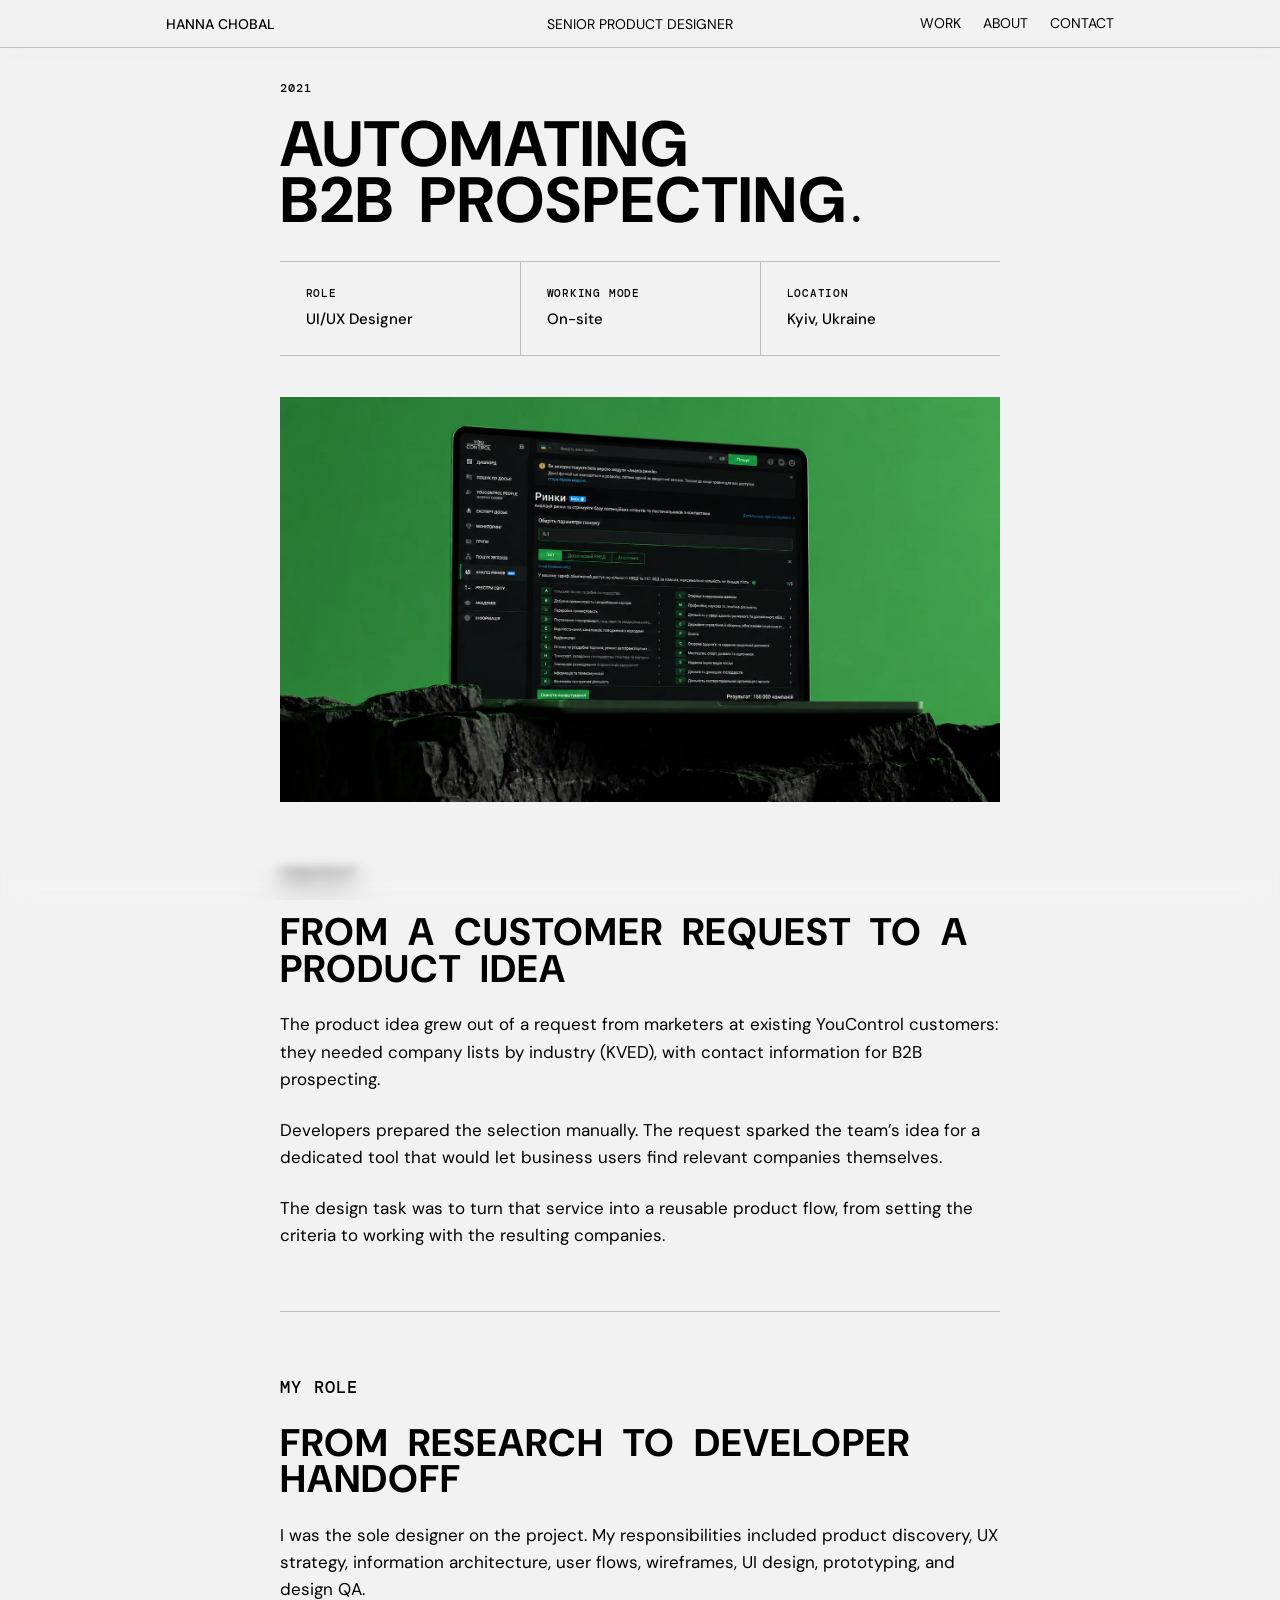
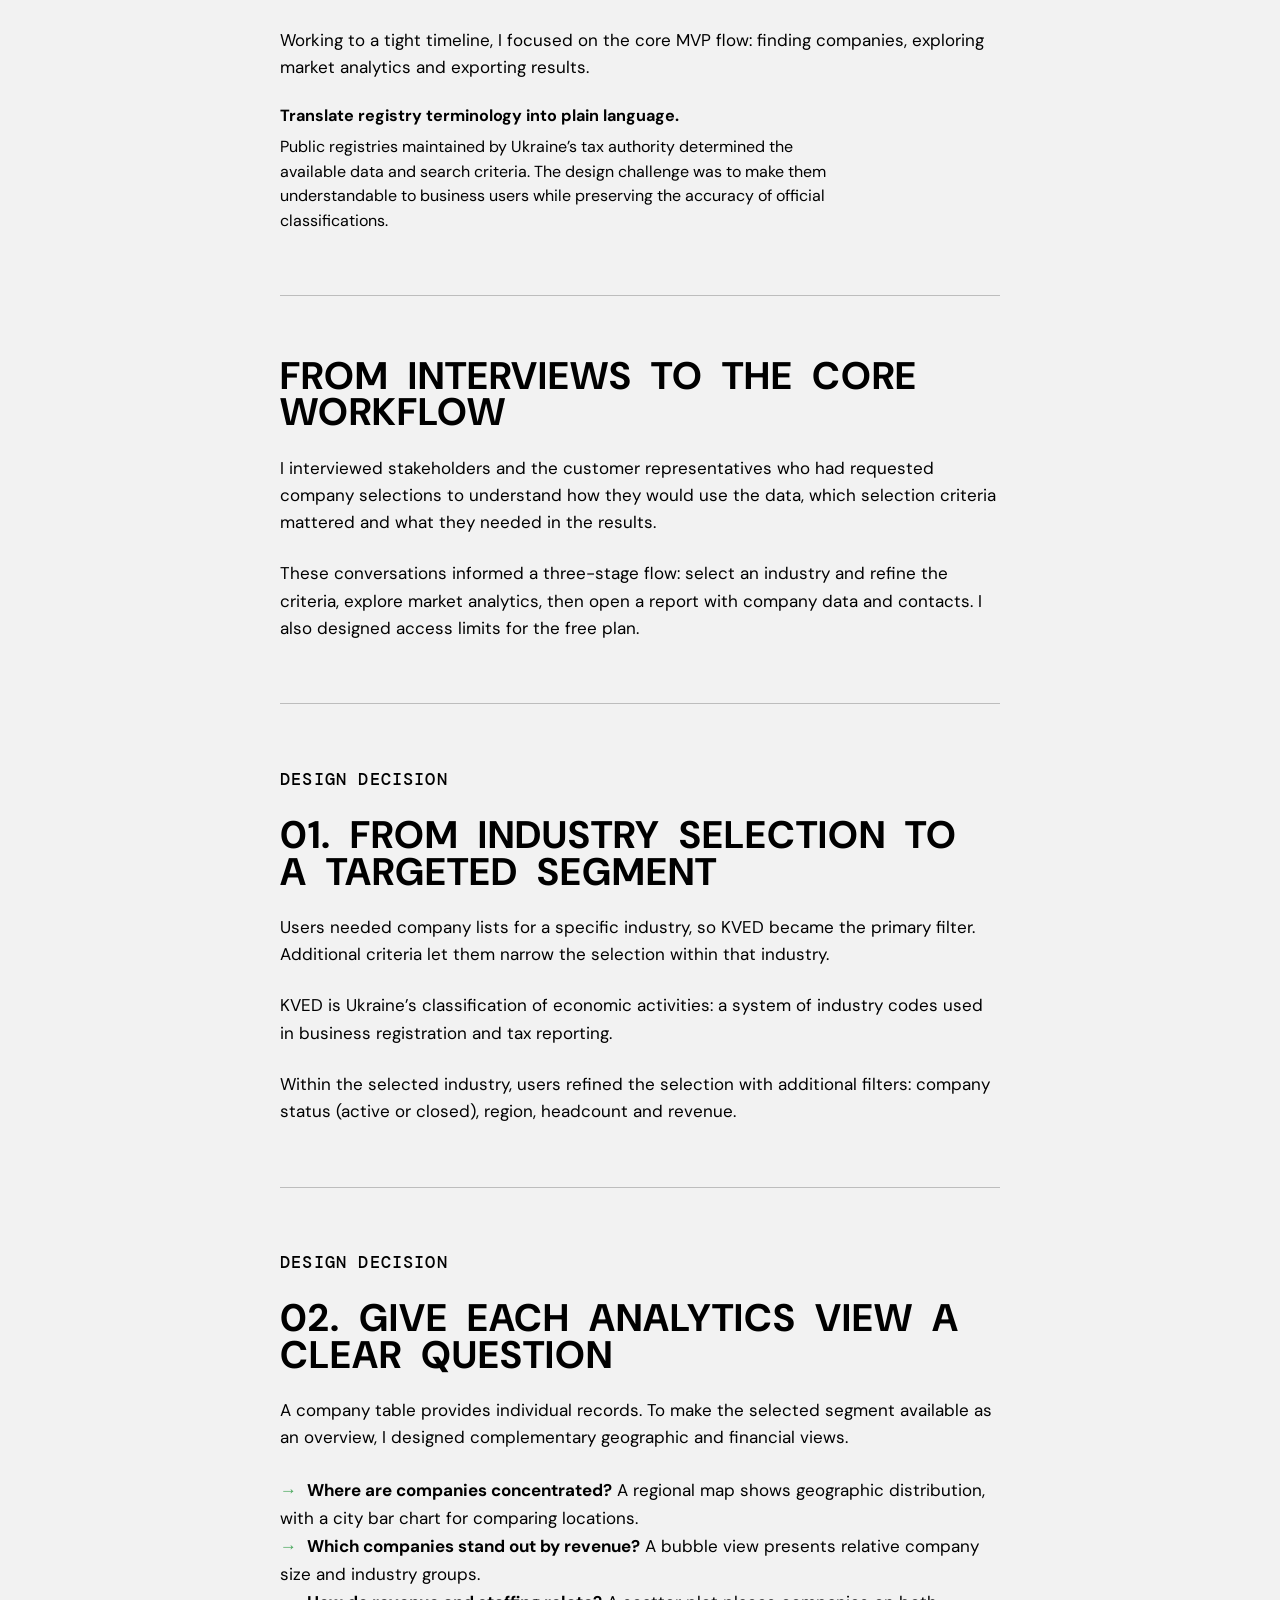
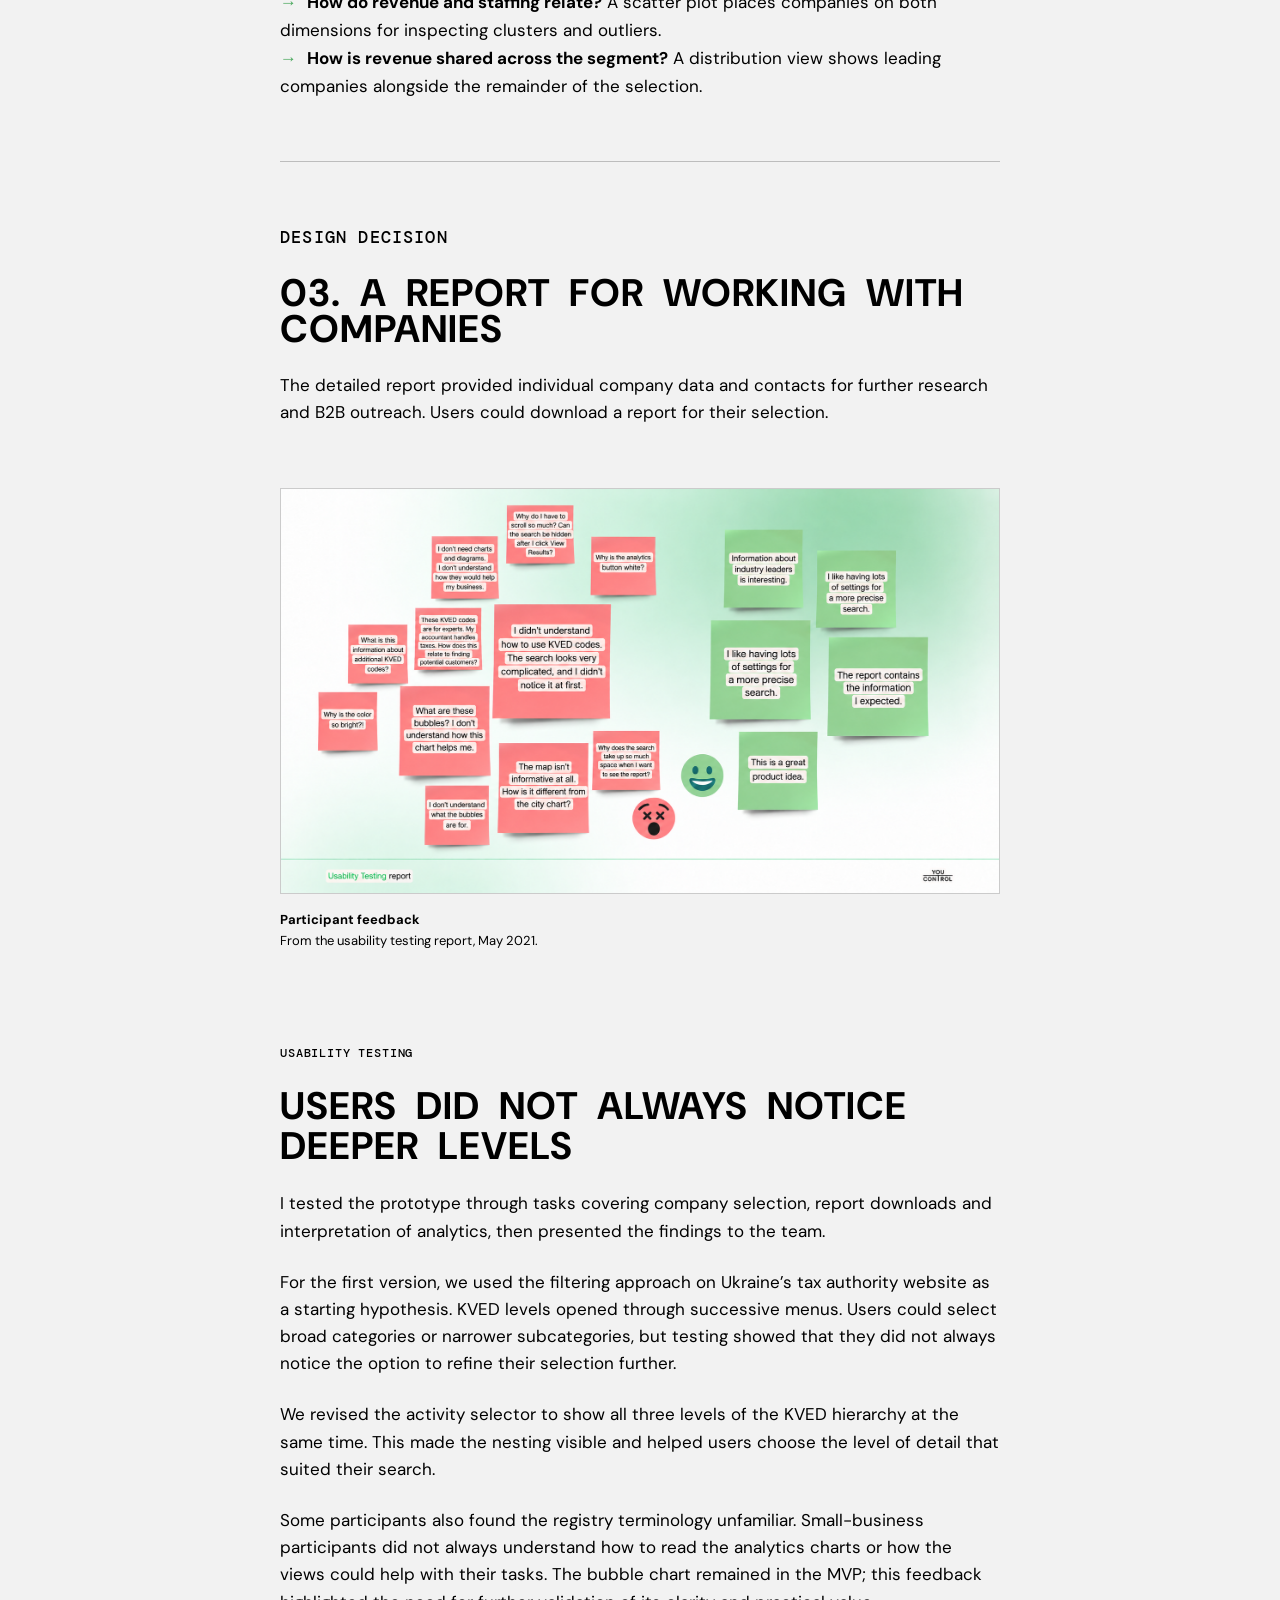
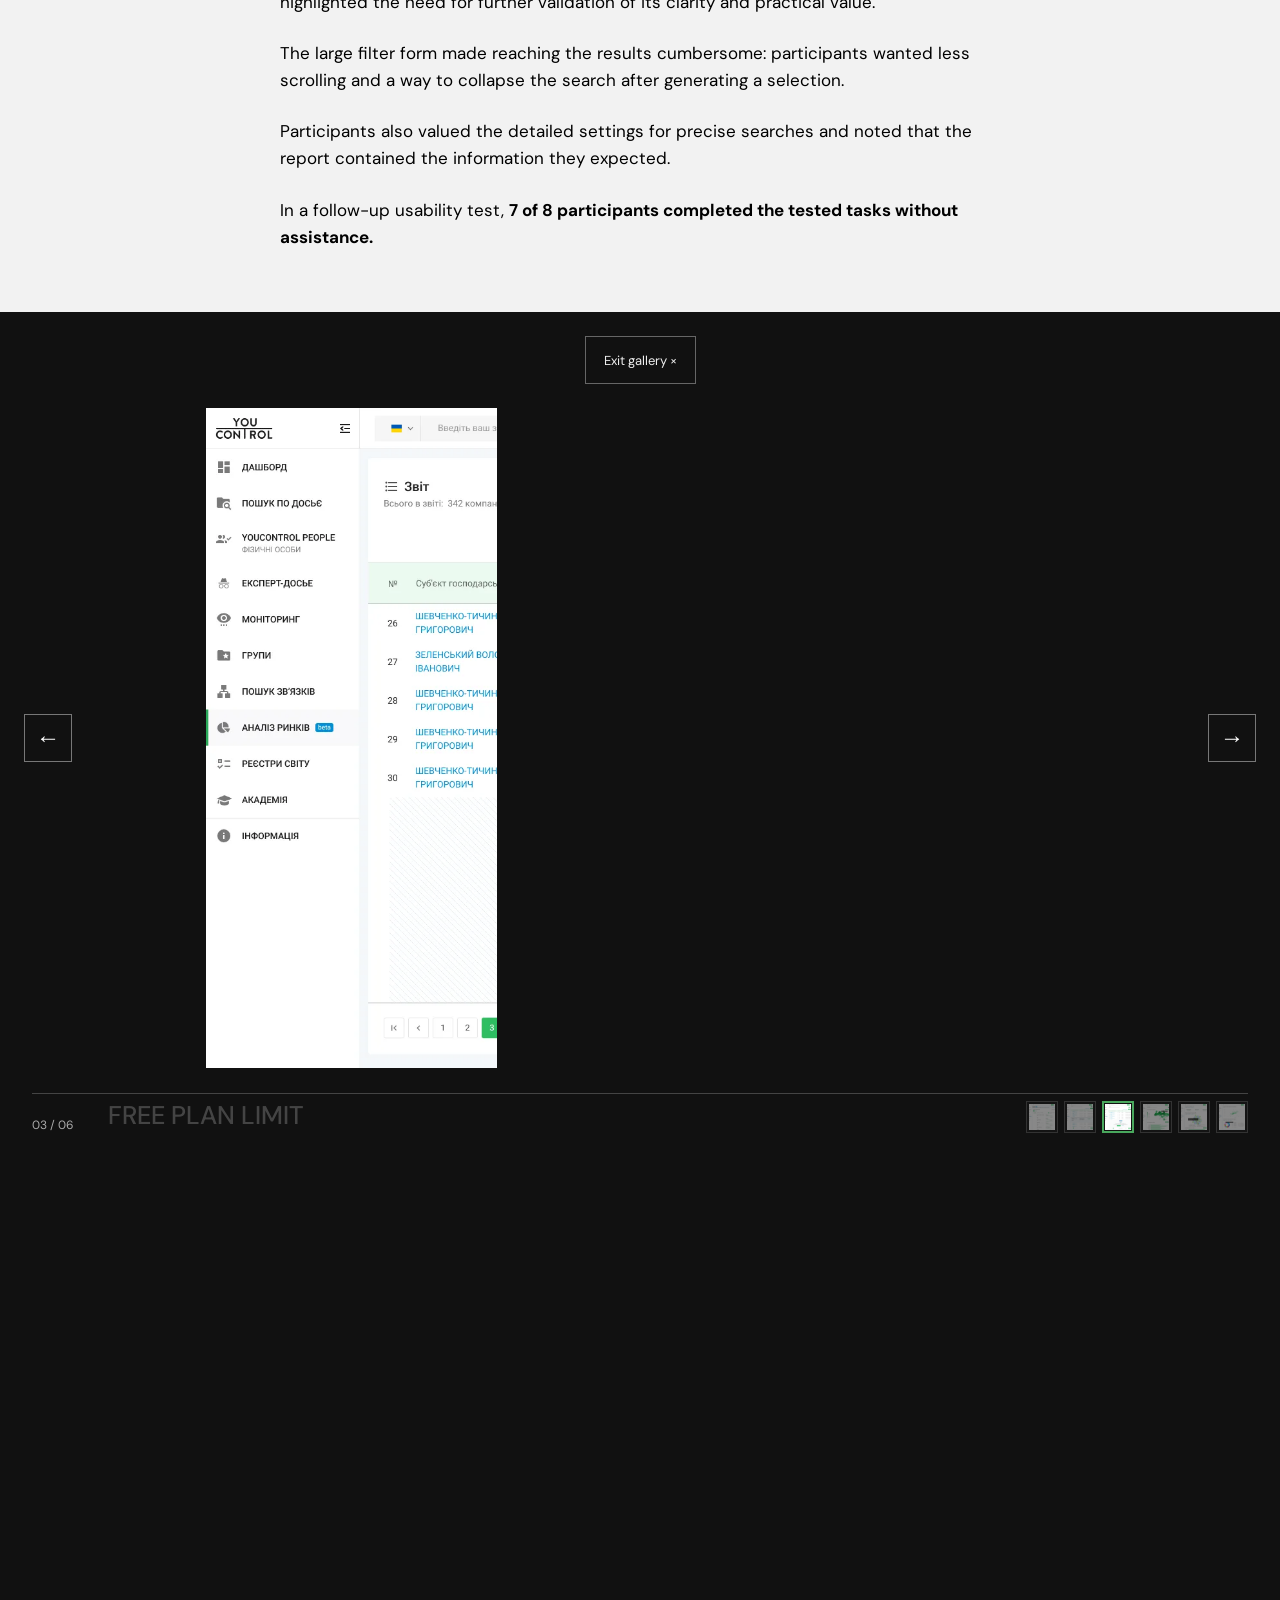
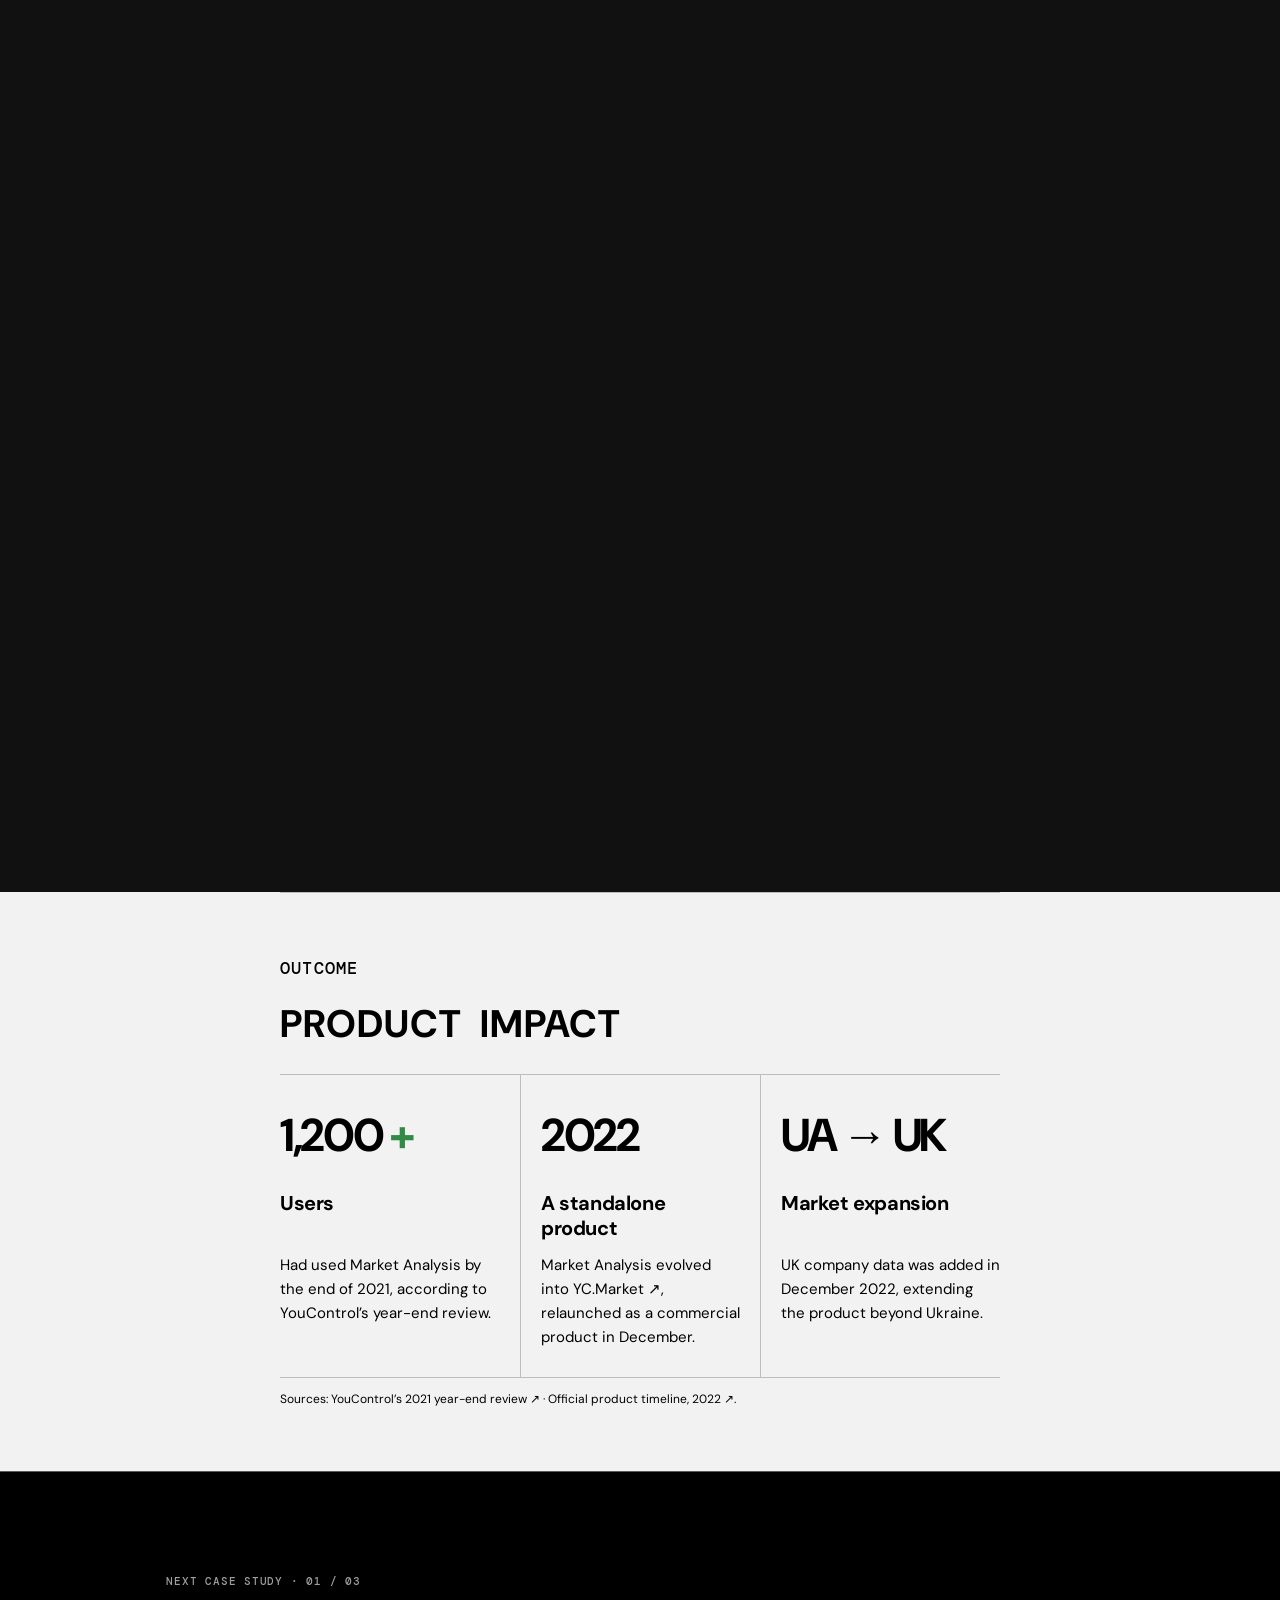
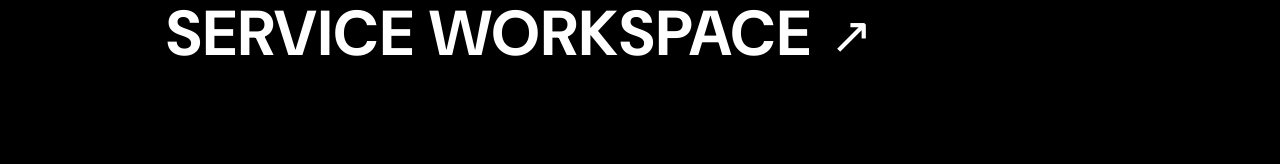
<file: work/market-analysis/index.html>
<!doctype html>
<html lang="en">
<head>
  <meta charset="utf-8" />
  <meta name="viewport" content="width=device-width,initial-scale=1" />
  <meta name="robots" content="noindex,nofollow,noarchive,nosnippet,noimageindex" />
  <meta name="description" content="A product design case study by Hanna Chobal." />
  <title>Automating B2B Prospecting — Hanna Chobal</title>
  <link rel="icon" href="../../assets/favicon.ico" sizes="any" />
  <link rel="icon" href="../../assets/favicon-hanna-chobal.svg" type="image/svg+xml" />
  <link rel="icon" href="../../assets/favicon-16x16.png" type="image/png" sizes="16x16" />
  <link rel="icon" href="../../assets/favicon-32x32.png" type="image/png" sizes="32x32" />
  <link rel="apple-touch-icon" href="../../assets/apple-touch-icon.png" sizes="180x180" />
  <link rel="stylesheet" href="../../styles.css" />
  <link rel="stylesheet" href="../../selection.css?v=20260928-selection" />
  <link rel="stylesheet" href="../service-workspace/case-study.css?v=20260829-2" />
  <link rel="stylesheet" href="market-analysis-case.css?v=20261016-spacing-64" />
  <link rel="stylesheet" href="../case-unification.css?v=20261016-spacing-64" />
  <link rel="stylesheet" href="../../interaction-system.css" />
  <link rel="stylesheet" href="../../global-header.css?v=20261022-gallery-release" />
  <link rel="stylesheet" href="../../button-system.css?v=20260901-2" />
  <link rel="stylesheet" href="../../cursor-trail.css?v=20260901-2" />
  <script src="../../analytics-config.js"></script>
  <script defer src="../../analytics.js"></script>
  <script defer src="market-analysis-gallery.js?v=20261022-gallery-release"></script>
  <script defer src="../../cursor-trail.js?v=20260901-2"></script>
  <link rel="stylesheet" href="../../input-states.css?v=20260929-site-fields" />
<link rel="stylesheet" href="../../editorial-grid.css?v=20261022-gallery-release" />
<link rel="stylesheet" href="../../case-interaction.css?v=20261009-image-hover" />
<script defer src="../../case-interaction.js?v=20261009-image-hover"></script>
<script defer src="feedback-preview.js?v=20261009"></script>
  <link rel="stylesheet" href="portfolio-carousel.css?v=20261022-gallery-release" />
</head>
<body data-site-ui class="workflow-page market-analysis-case-page">
  <div data-global-header data-root="../../"></div><script src="../../global-header.js?v=20261022-gallery-release"></script>
  <main id="main">
    <section class="workflow-hero">
      <p class="case-label">2021</p>
      <h1>AUTOMATING<br />B2B PROSPECTING<span>.</span></h1>
      <dl class="case-role" aria-label="Project role, ownership and working context"><div><dt>ROLE</dt><dd>UI/UX Designer</dd></div><div><dt>WORKING MODE</dt><dd>On-site</dd></div><div><dt>LOCATION</dt><dd>Kyiv, Ukraine</dd></div></dl>
    </section>
    <figure class="workflow-image"><img src="../../assets/market-analysis-case.webp" alt="B2B market analysis interface displayed on a laptop" /></figure>
    <section class="workflow-content market-analysis-star">
      <article><p class="case-label">CONTEXT</p><h2>FROM A CUSTOMER REQUEST TO A PRODUCT IDEA</h2><p>The product idea grew out of a request from marketers at existing YouControl customers: they needed company lists by industry (KVED), with contact information for B2B prospecting.</p><p>Developers prepared the selection manually. The request sparked the team’s idea for a dedicated tool that would let business users find relevant companies themselves.</p><p>The design task was to turn that service into a reusable product flow, from setting the criteria to working with the resulting companies.</p></article>
      <article><p class="case-label">MY ROLE</p><h2>FROM RESEARCH TO DEVELOPER HANDOFF</h2><p>I was the sole designer on the project. My responsibilities included product discovery, UX strategy, information architecture, user flows, wireframes, UI design, prototyping, and design QA.</p><p>Working to a tight timeline, I focused on the core MVP flow: finding companies, exploring market analytics and exporting results.</p><div class="case-challenge"><h3>Translate registry terminology into plain language.</h3><p>Public registries maintained by Ukraine’s tax authority determined the available data and search criteria. The design challenge was to make them understandable to business users while preserving the accuracy of official classifications.</p></div></article>
    </section>
    <section class="workflow-content" aria-label="From interviews to the core workflow">
      <article><h2>FROM INTERVIEWS TO THE CORE WORKFLOW</h2><p>I interviewed stakeholders and the customer representatives who had requested company selections to understand how they would use the data, which selection criteria mattered and what they needed in the results.</p><p>These conversations informed a three-stage flow: select an industry and refine the criteria, explore market analytics, then open a report with company data and contacts. I also designed access limits for the free plan.</p></article>
    </section>
    <section class="case-chapters" aria-label="Key design decisions">
      <article class="case-chapter"><div class="chapter-copy">
        <p class="case-label">DESIGN DECISION</p>
        <h2 class="numbered-title">01. FROM INDUSTRY SELECTION TO A TARGETED SEGMENT</h2>
        <p>Users needed company lists for a specific industry, so KVED became the primary filter. Additional criteria let them narrow the selection within that industry.</p>
        <p>KVED is Ukraine’s classification of economic activities: a system of industry codes used in business registration and tax reporting.</p>
        <p>Within the selected industry, users refined the selection with additional filters: company status (active or closed), region, headcount and revenue.</p>

      </div></article>
      <article class="case-chapter"><div class="chapter-copy">
        <p class="case-label">DESIGN DECISION</p>
        <h2 class="numbered-title">02. GIVE EACH ANALYTICS VIEW A CLEAR QUESTION</h2>
        <p>A company table provides individual records. To make the selected segment available as an overview, I designed complementary geographic and financial views.</p>
        <ul>
          <li><strong>Where are companies concentrated?</strong> A regional map shows geographic distribution, with a city bar chart for comparing locations.</li>
          <li><strong>Which companies stand out by revenue?</strong> A bubble view presents relative company size and industry groups.</li>
          <li><strong>How do revenue and staffing relate?</strong> A scatter plot places companies on both dimensions for inspecting clusters and outliers.</li>
          <li><strong>How is revenue shared across the segment?</strong> A distribution view shows leading companies alongside the remainder of the selection.</li>
        </ul>

      </div></article>
      <article class="case-chapter"><div class="chapter-copy">
        <p class="case-label">DESIGN DECISION</p>
        <h2 class="numbered-title">03. A REPORT FOR WORKING WITH COMPANIES</h2>
        <p>The detailed report provided individual company data and contacts for further research and B2B outreach. Users could download a report for their selection.</p></div></article>
    </section>
    <section class="workflow-content usability-section" aria-labelledby="usability-title">
      <article class="usability-evidence">
        <figure class="usability-feedback">
          <a data-hover-invite="View Full Size" href="../../assets/market-analysis-usability-feedback-en-overlay.png" data-feedback-preview aria-label="Open participant feedback slide at full size in a new tab">
            <img src="../../assets/market-analysis-usability-feedback-en-overlay.png" width="1920" height="1080" loading="lazy" alt="Feedback notes from usability testing: participants valued precise search settings but reported confusion about industry codes, the large filter form and the meaning of analytics charts." />
          </a>
          <figcaption><strong>Participant feedback</strong><br />From the usability testing report, May 2021.</figcaption>
        </figure>
      </article>
      <article>
        <p class="case-label">USABILITY TESTING</p>
        <h2 id="usability-title">USERS DID NOT ALWAYS NOTICE DEEPER LEVELS</h2>
        <p>I tested the prototype through tasks covering company selection, report downloads and interpretation of analytics, then presented the findings to the team.</p>
        <p>For the first version, we used the filtering approach on Ukraine’s tax authority website as a starting hypothesis. KVED levels opened through successive menus. Users could select broad categories or narrower subcategories, but testing showed that they did not always notice the option to refine their selection further.</p>
        <p>We revised the activity selector to show all three levels of the KVED hierarchy at the same time. This made the nesting visible and helped users choose the level of detail that suited their search.</p>
        <p>Some participants also found the registry terminology unfamiliar. Small-business participants did not always understand how to read the analytics charts or how the views could help with their tasks. The bubble chart remained in the MVP; this feedback highlighted the need for further validation of its clarity and practical value.</p>
        <p>The large filter form made reaching the results cumbersome: participants wanted less scrolling and a way to collapse the search after generating a selection.</p>
        <p>Participants also valued the detailed settings for precise searches and noted that the report contained the information they expected.</p>
        <p>In a follow-up usability test, <strong>7 of 8 participants completed the tested tasks without assistance.</strong></p>

      </article>

    </section>
    <section class="portfolio-carousel" aria-label="Product screens" aria-roledescription="carousel">
      <div class="portfolio-carousel-top"><a href="#product-results">Continue reading ↓</a></div>
      <div class="portfolio-carousel-stage"><figure class="portfolio-slide" data-gallery-item tabindex="0" role="button" aria-label="Open market filters full size" ><img src="../../assets/market-analysis-filters.webp" alt="Market research filter parameters" /><figcaption>MARKET FILTERS</figcaption></figure>
<figure class="portfolio-slide" data-gallery-item tabindex="0" role="button" aria-label="Open expanded report full size" hidden><img src="../../assets/market-analysis-report-expanded.webp" alt="Expanded company report" /><figcaption>EXPANDED REPORT</figcaption></figure>
<figure class="portfolio-slide" data-gallery-item tabindex="0" role="button" aria-label="Open free plan limit full size" hidden><img src="../../assets/market-analysis-report-limit.webp" alt="Free plan access limit" /><figcaption>FREE PLAN LIMIT</figcaption></figure>
<figure class="portfolio-slide" data-gallery-item tabindex="0" role="button" aria-label="Open regional analytics full size" hidden><img src="../../assets/market-analysis-analytics-map.webp" alt="Regional analytics" /><figcaption>REGIONAL ANALYTICS</figcaption></figure>
<figure class="portfolio-slide" data-gallery-item tabindex="0" role="button" aria-label="Open revenue distribution full size" hidden><img src="../../assets/market-analysis-analytics-bubbles.webp" alt="Revenue distribution" /><figcaption>REVENUE DISTRIBUTION</figcaption></figure>
<figure class="portfolio-slide" data-gallery-item tabindex="0" role="button" aria-label="Open company distribution full size" hidden><img src="../../assets/market-analysis-analytics-distribution.webp" alt="Company distribution" /><figcaption>COMPANY DISTRIBUTION</figcaption></figure></div>
      <div class="portfolio-carousel-bottom"><span class="portfolio-carousel-count" aria-live="polite">01 / 06</span><h2 class="portfolio-carousel-title">MARKET FILTERS</h2><div class="portfolio-carousel-actions"><button type="button" data-carousel-prev aria-label="Previous screen">←</button><button type="button" data-carousel-next aria-label="Next screen">→</button></div></div>

    </section>
    <dialog class="product-lightbox" id="product-lightbox" aria-labelledby="product-lightbox-caption">
      <button class="product-lightbox-close" type="button" aria-label="Close full-screen image"><svg viewBox="0 0 24 24" fill="none" stroke="currentColor" stroke-width="1.7" stroke-linecap="round" aria-hidden="true"><path d="m6 6 12 12M18 6 6 18"/></svg></button>
      <button class="product-lightbox-nav product-lightbox-prev" type="button" aria-label="Previous image"><span class="ui-arrow" aria-hidden="true">←︎</span></button>
      <figure>
        <img alt="" />
        <div class="product-lightbox-meta">
          <figcaption id="product-lightbox-caption" aria-live="polite"></figcaption>
          <span class="product-lightbox-counter" aria-live="polite"></span>
          <span class="product-lightbox-hint">SCROLL · SWIPE · USE ARROWS</span>
        </div>
      </figure>
      <button class="product-lightbox-nav product-lightbox-next" type="button" aria-label="Next image"><span class="ui-arrow" aria-hidden="true">→︎</span></button>
    </dialog>
    <section class="case-outcomes" id="product-results" tabindex="-1">
      <article class="impact-story">
        <p class="case-label">OUTCOME</p><h2>PRODUCT IMPACT</h2>
        <div class="impact-three-up">
          <div class="impact-result"><span class="impact-result-number">1,200<span>+</span></span><h3>Users</h3><p>Had used Market Analysis by the end of 2021, according to YouControl’s year-end review.</p></div>
          <div class="impact-result"><span class="impact-result-number">2022</span><h3>A standalone product</h3><p>Market Analysis evolved into <a href="https://youcontrol.market/catalog" target="_blank" rel="noopener">YC.Market ↗</a>, relaunched as a commercial product in December.</p></div>
          <div class="impact-result"><span class="impact-result-number impact-result-market">UA → UK</span><h3>Market expansion</h3><p>UK company data was added in December 2022, extending the product beyond Ukraine.</p></div>
        </div>
        <p class="impact-sources">Sources: <a href="https://youcontrol.com.ua/blog/pidsumky-roku-2021-yc/" target="_blank" rel="noopener">YouControl’s 2021 year-end review ↗</a> · <a href="https://youcontrol.com.ua/en/about_us/" target="_blank" rel="noopener">Official product timeline, 2022 ↗</a>.</p>
      </article>
    </section>
    <nav class="case-navigation" aria-label="Case study navigation"><a href="../service-workspace/index.html"><span>NEXT CASE STUDY · 01 / 03</span><strong>SERVICE WORKSPACE</strong><b class="ui-arrow" aria-hidden="true">↗︎</b></a></nav>
  </main>
</body>
</html>
</file>
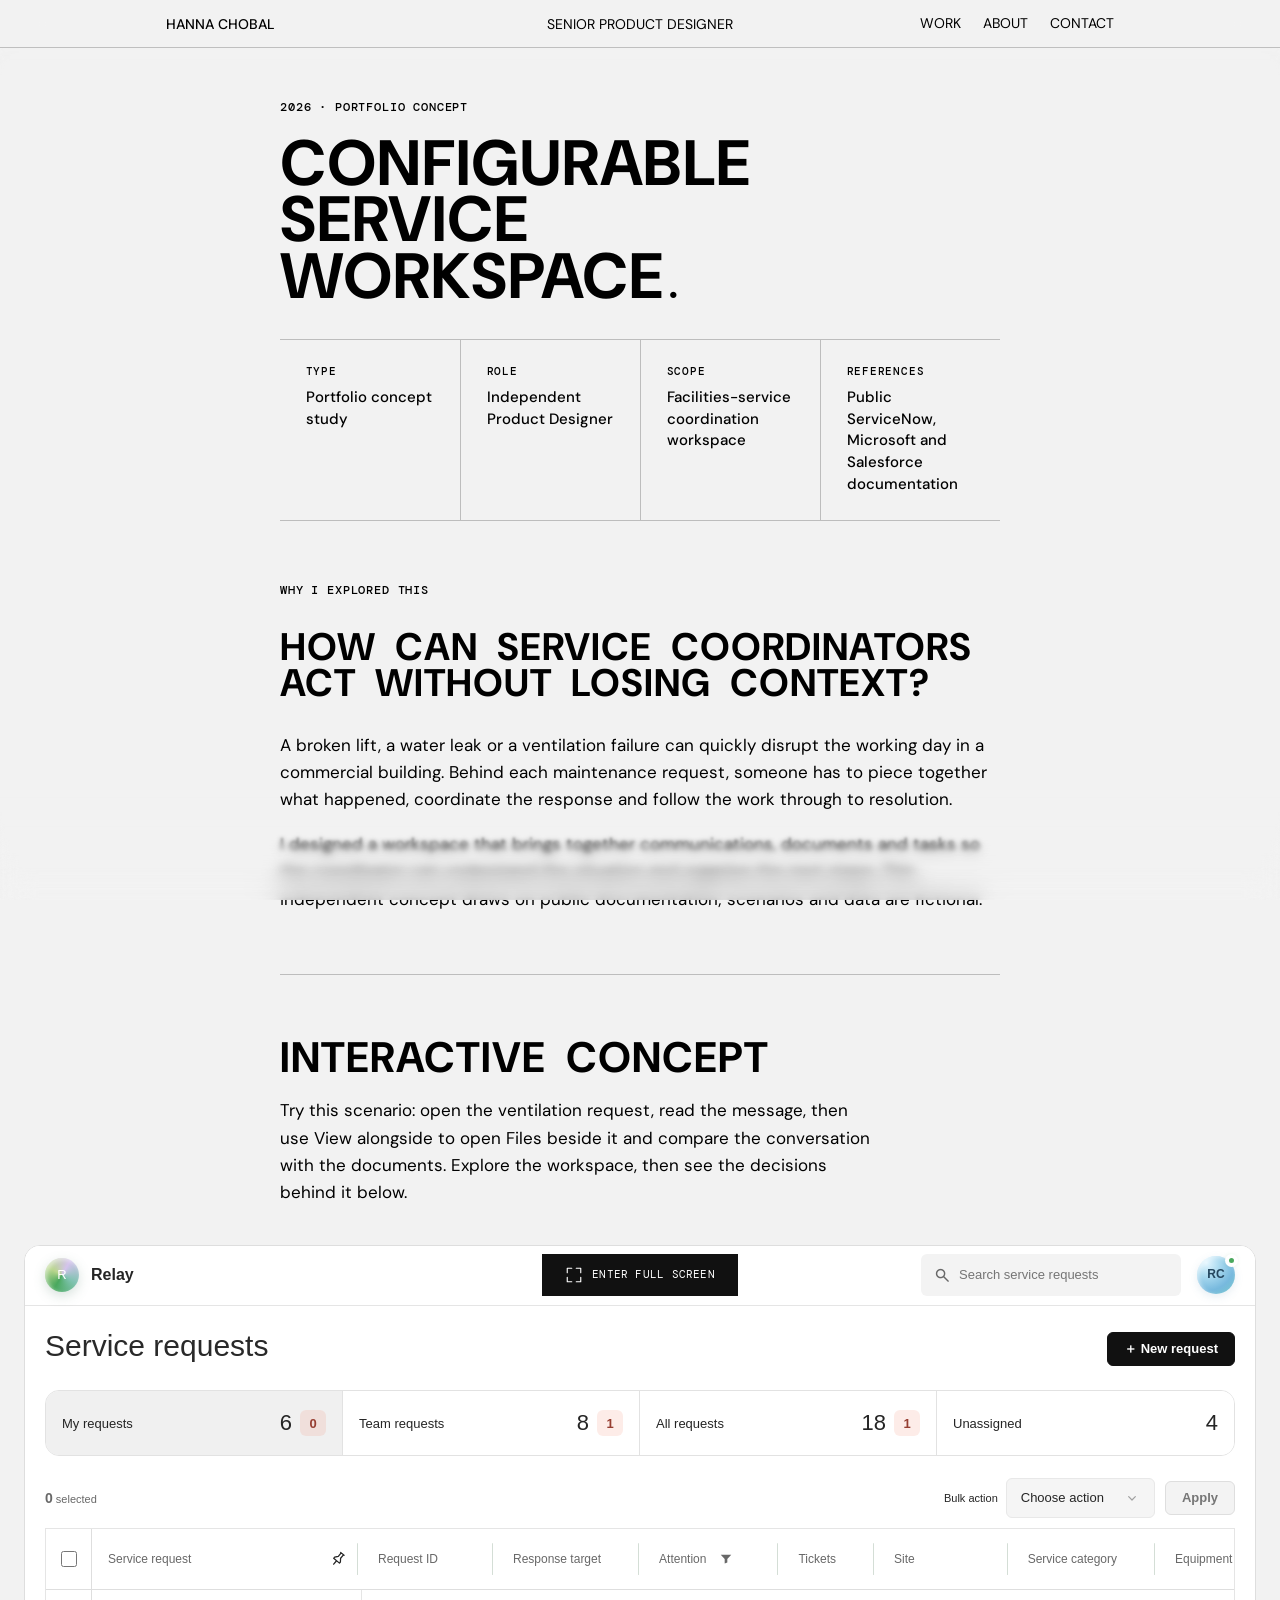
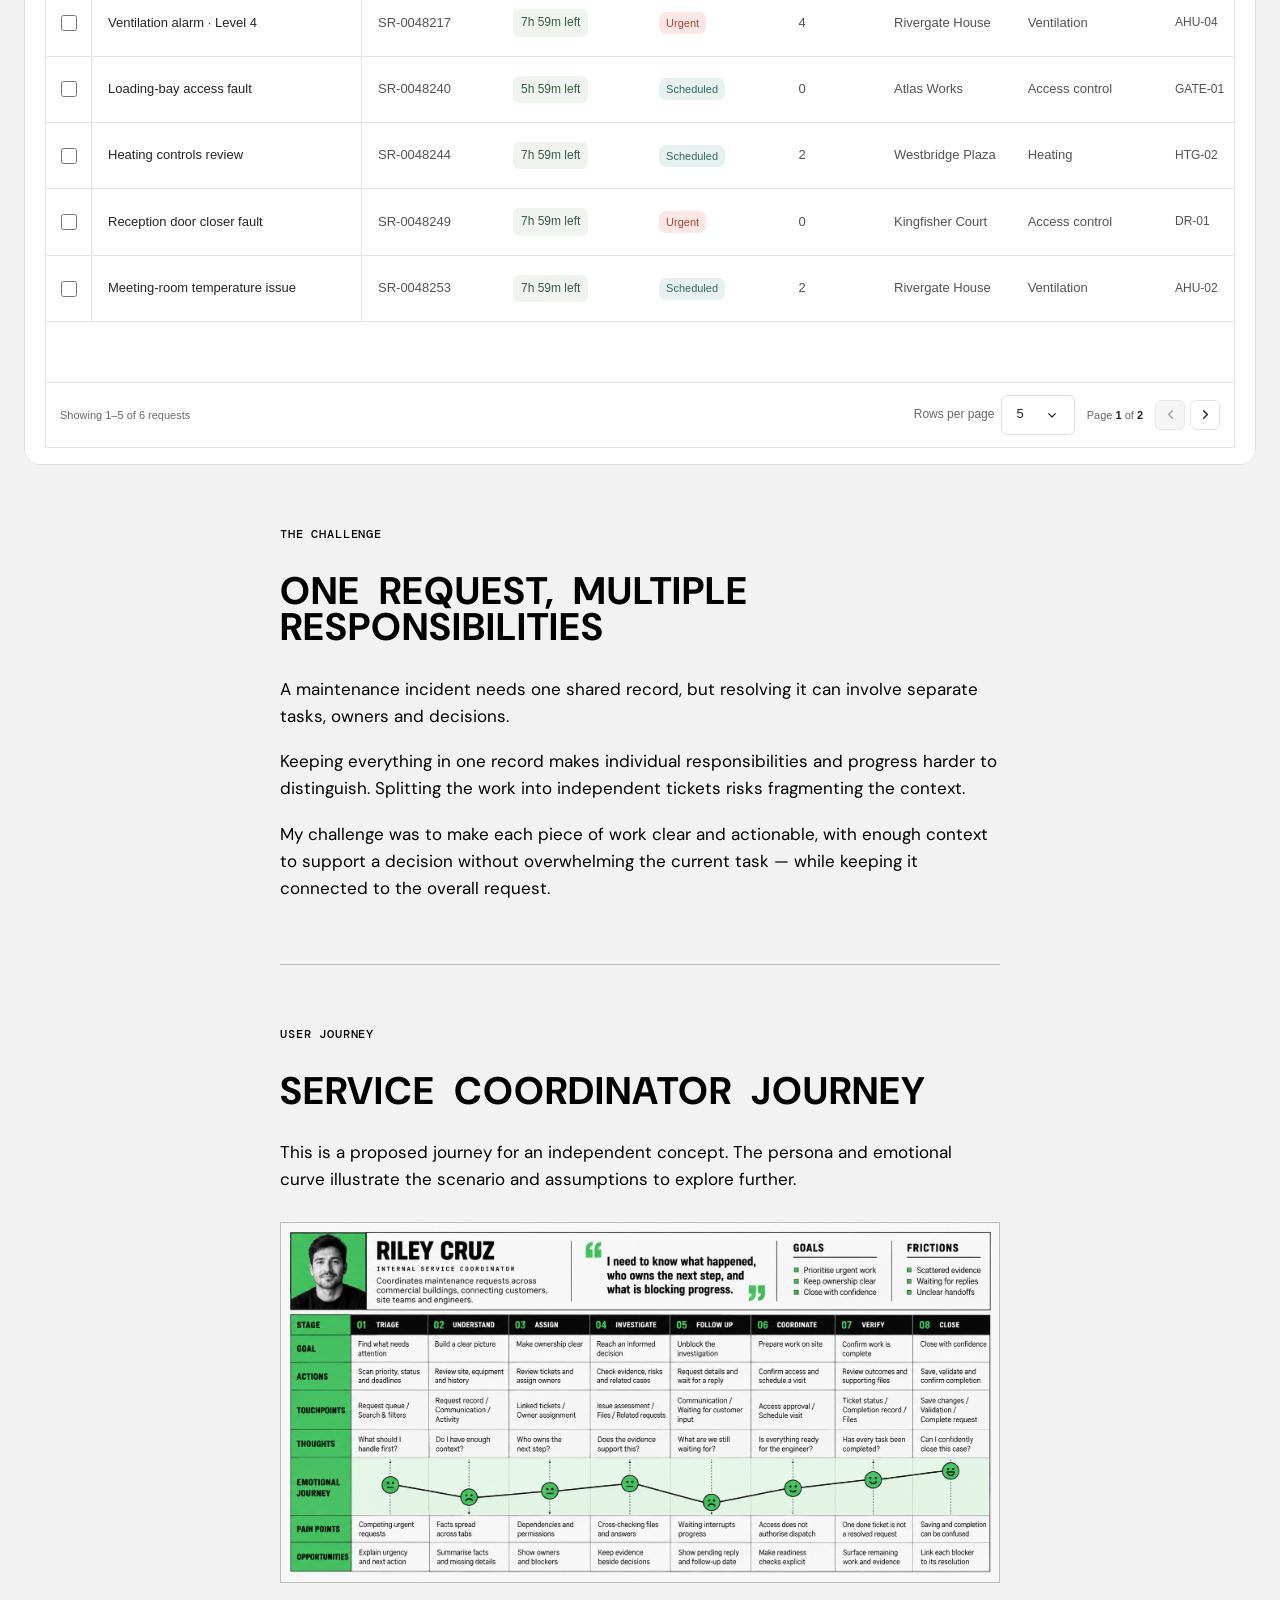
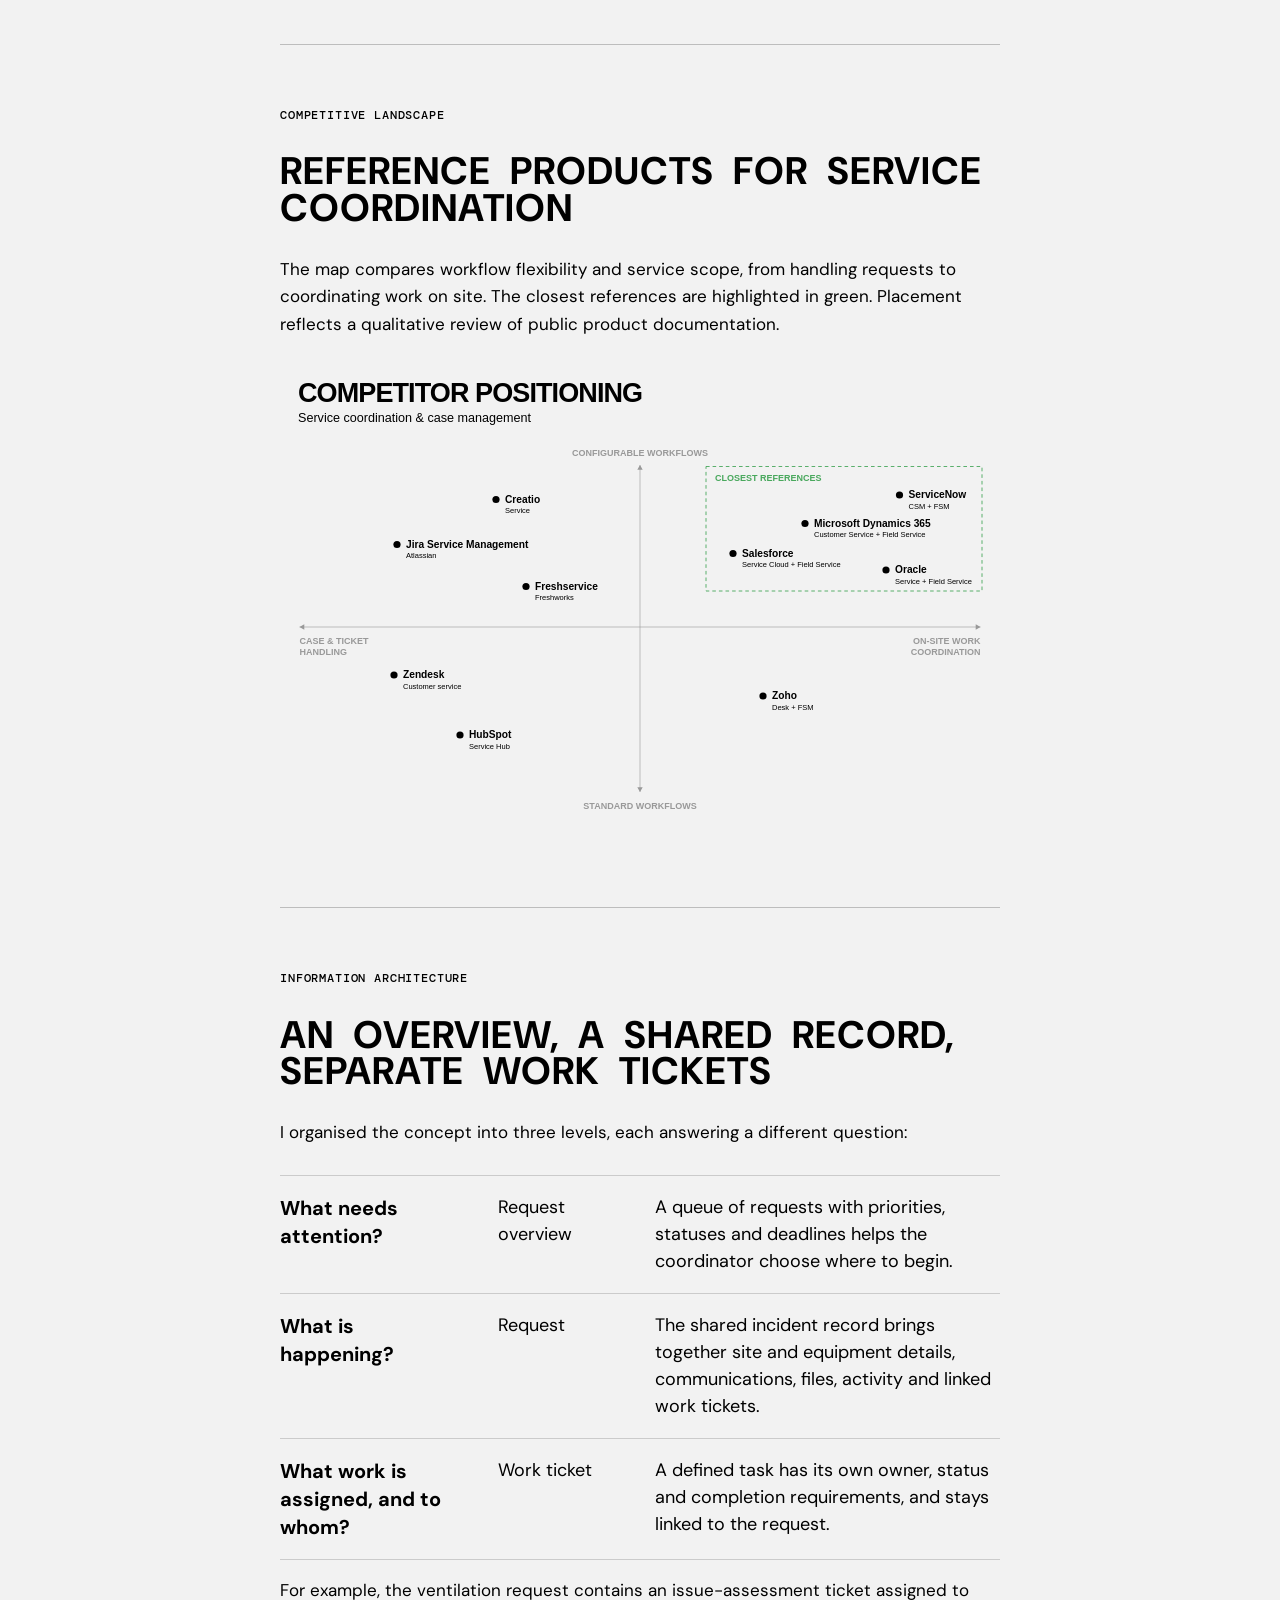
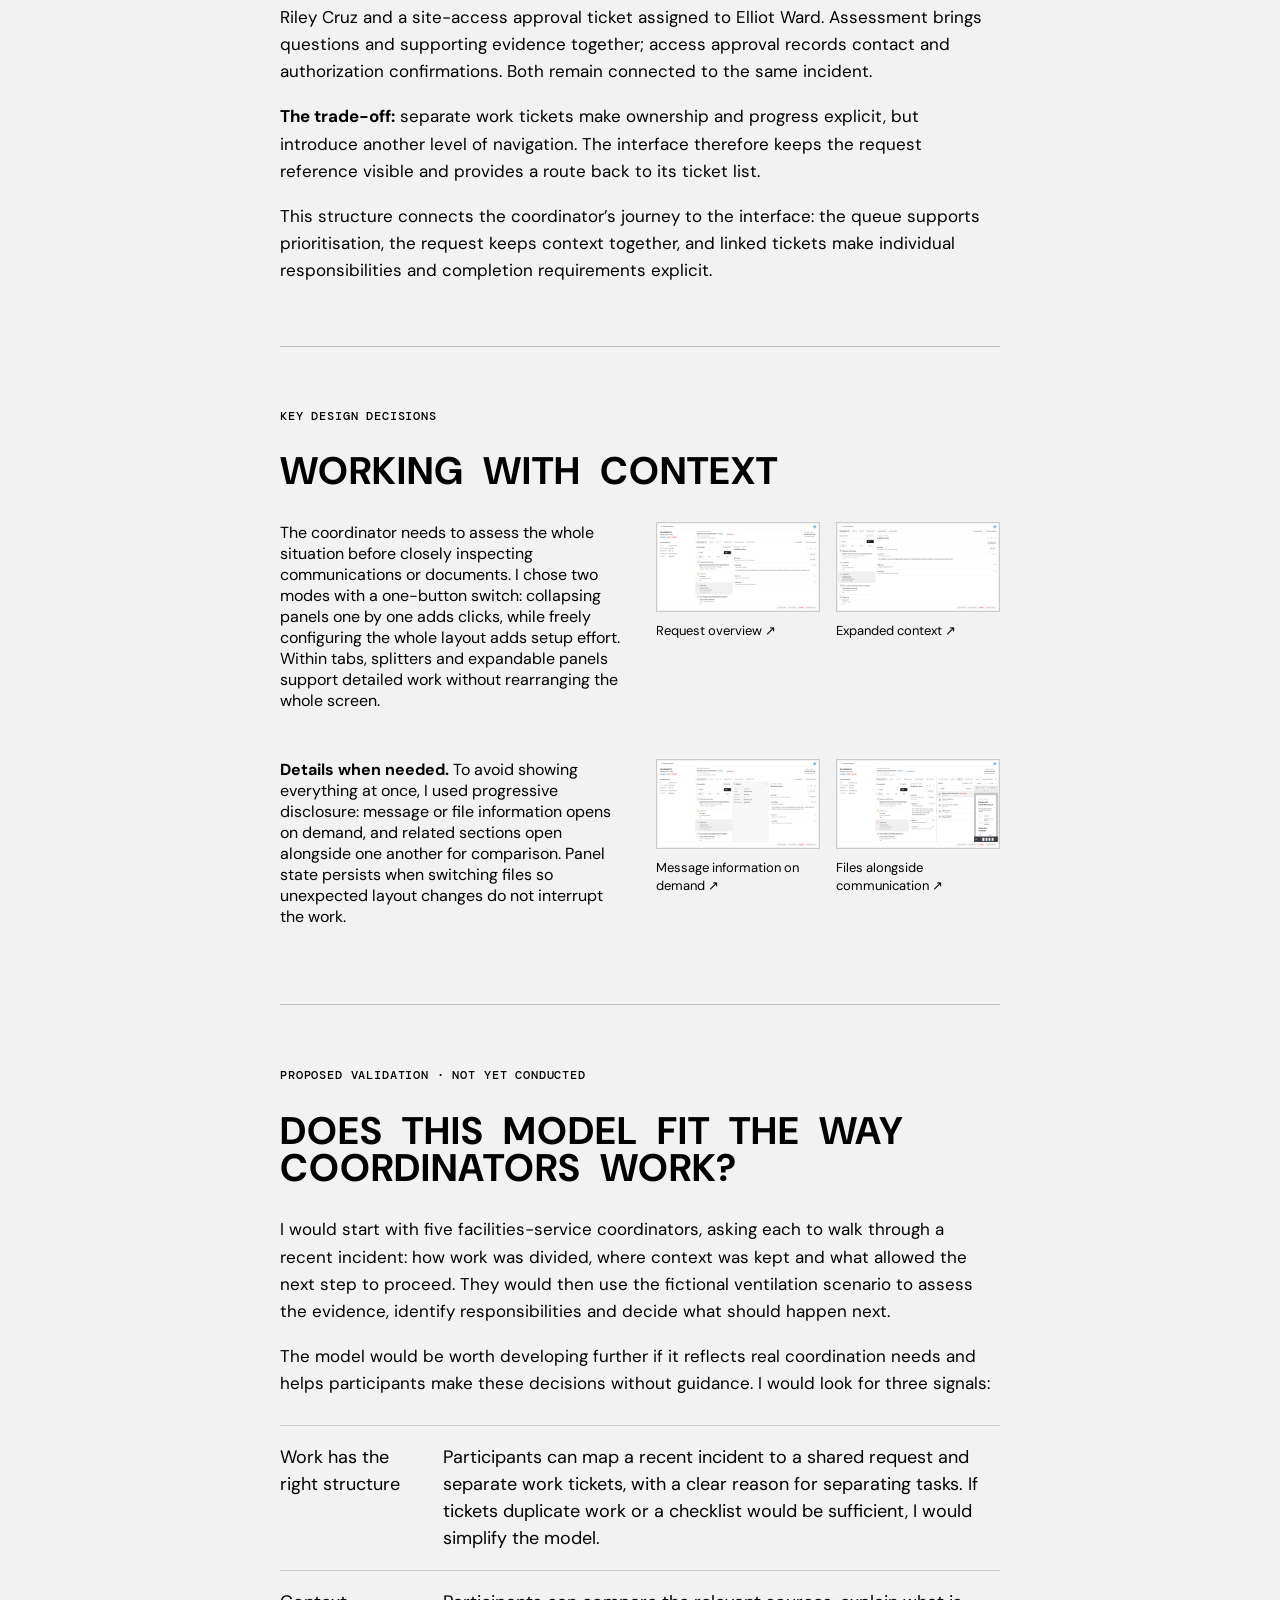
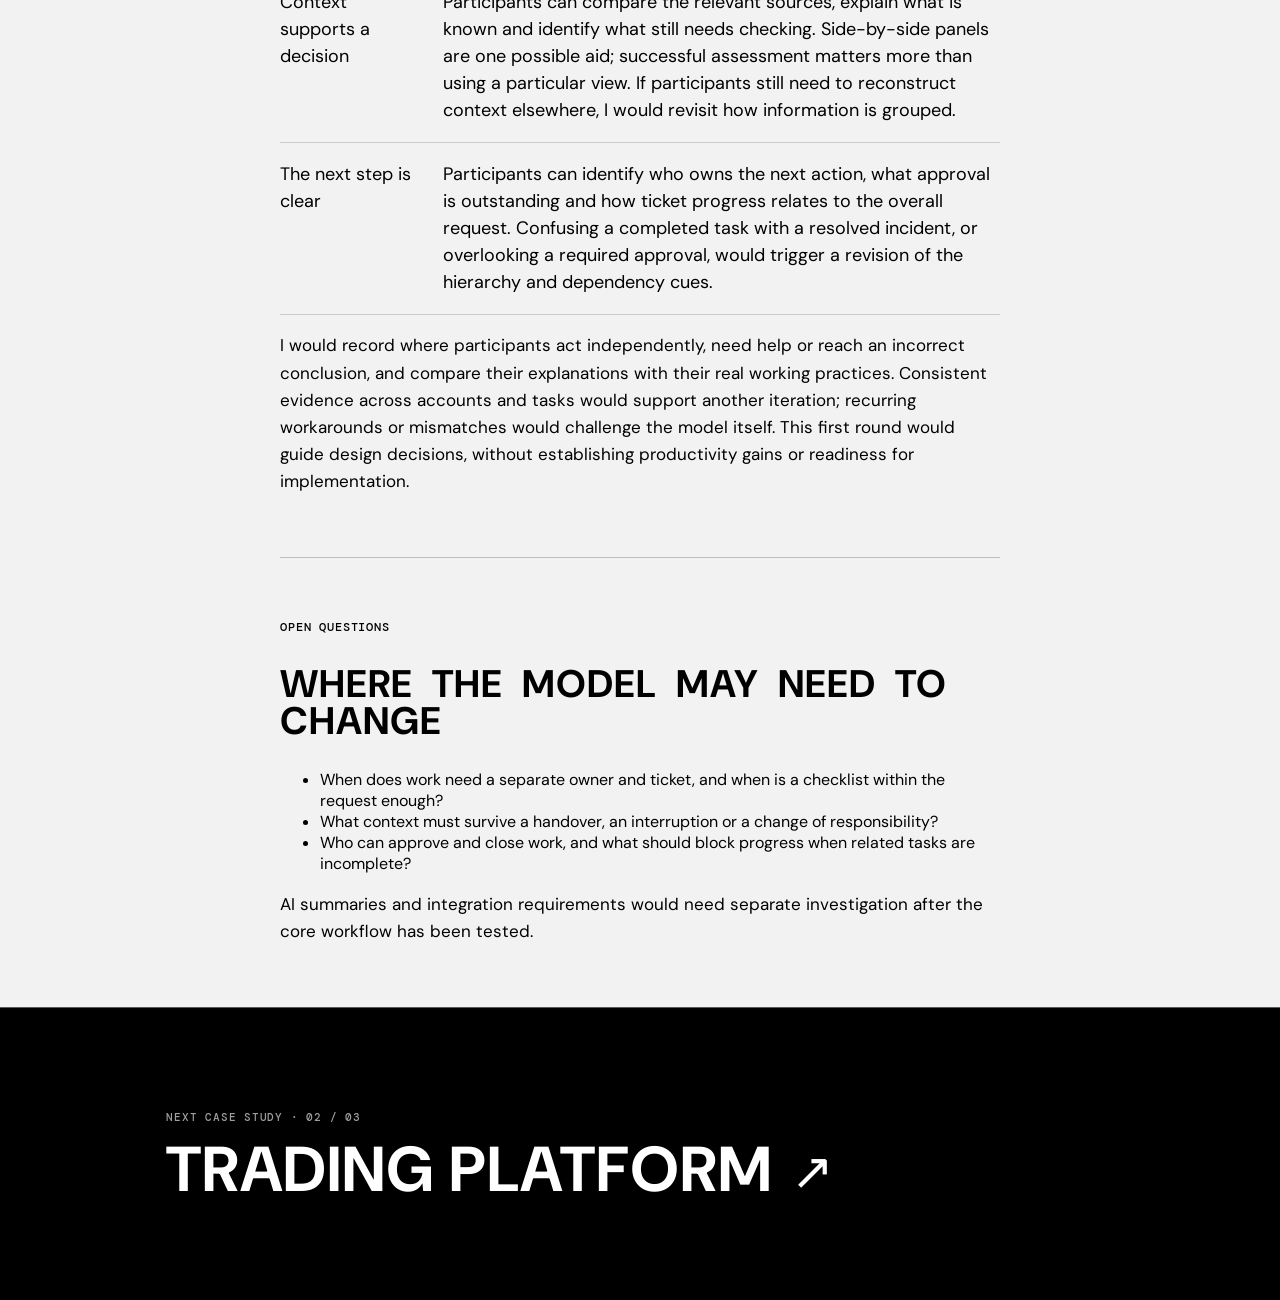
<file: work/service-workspace/index.html>
<!doctype html><html lang="en"><meta charset="utf-8"><meta name="viewport" content="width=device-width,initial-scale=1"><meta http-equiv="refresh" content="0;url=workflow.html"><title>Hanna Chobal — Portfolio</title><p><a href="workflow.html">Open project</a></p><script>location.replace(new URL("workflow.html", location.href).href);</script></html>
</file>
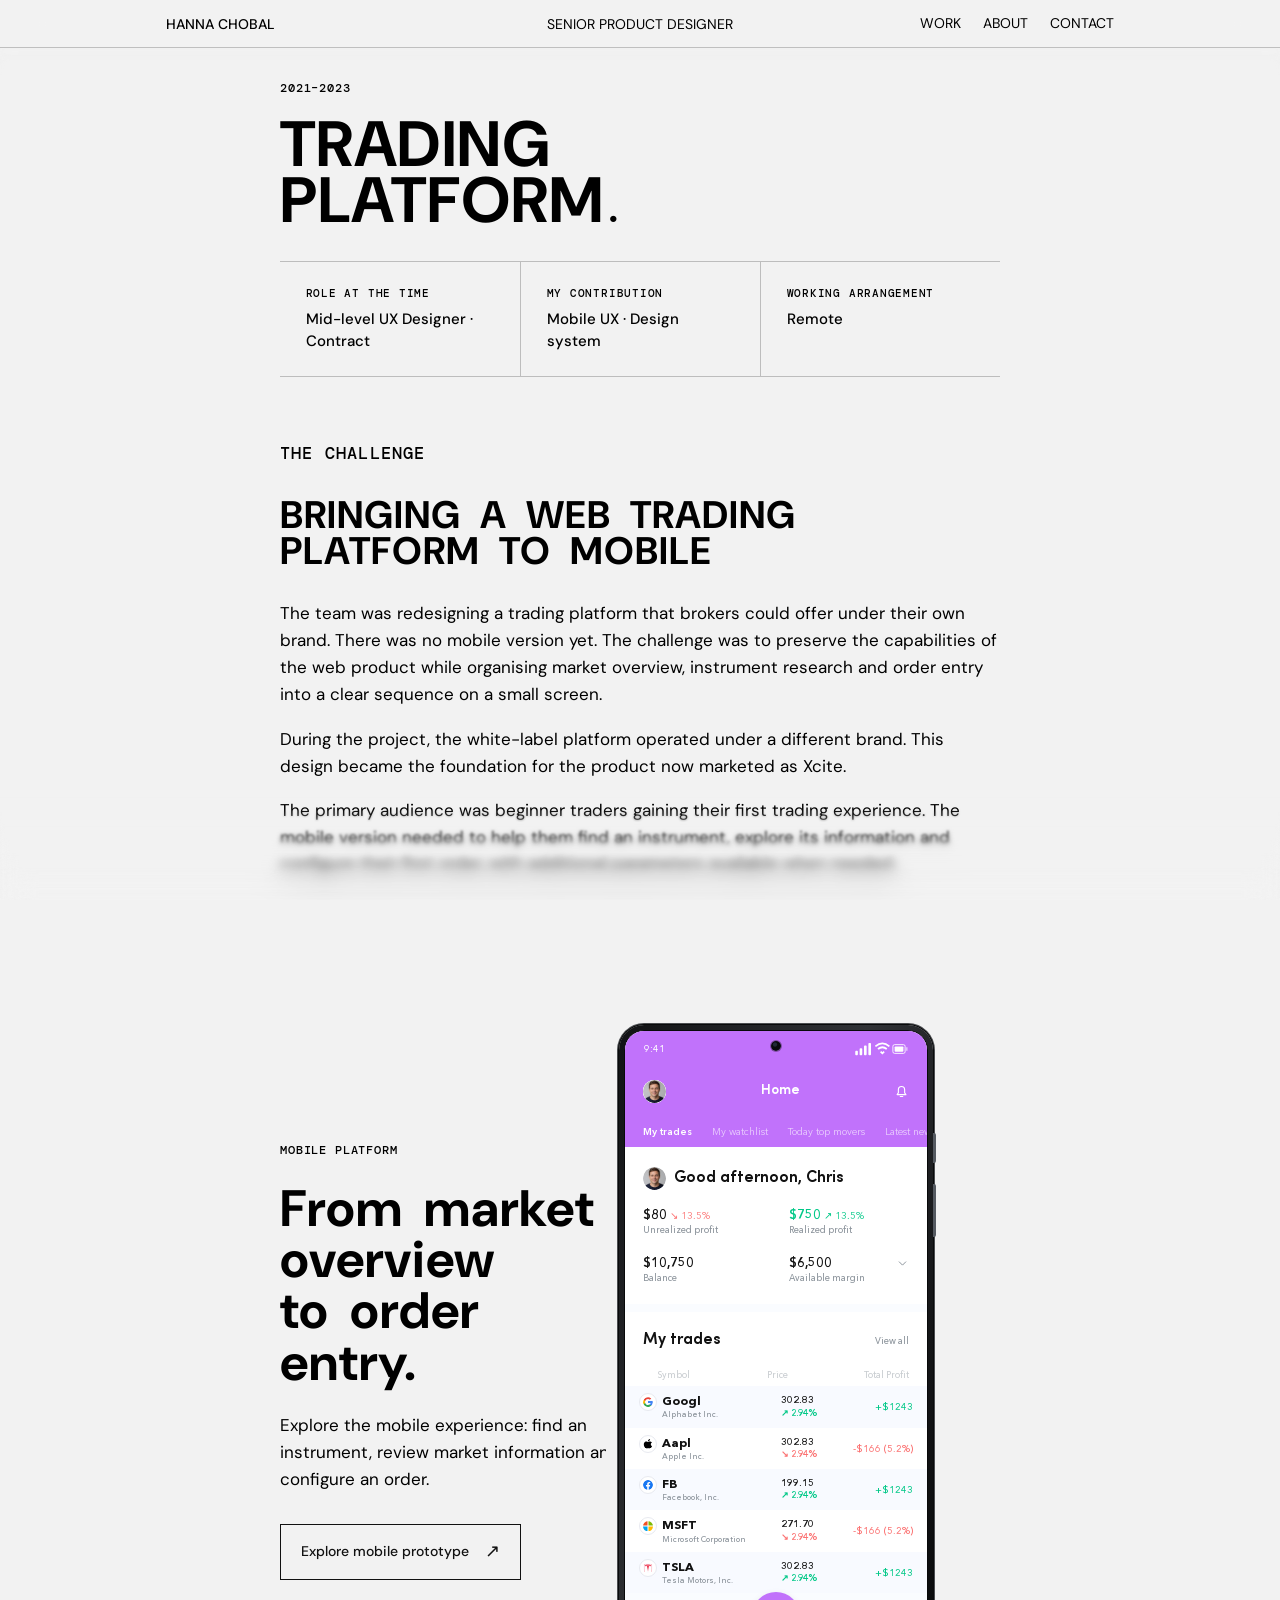
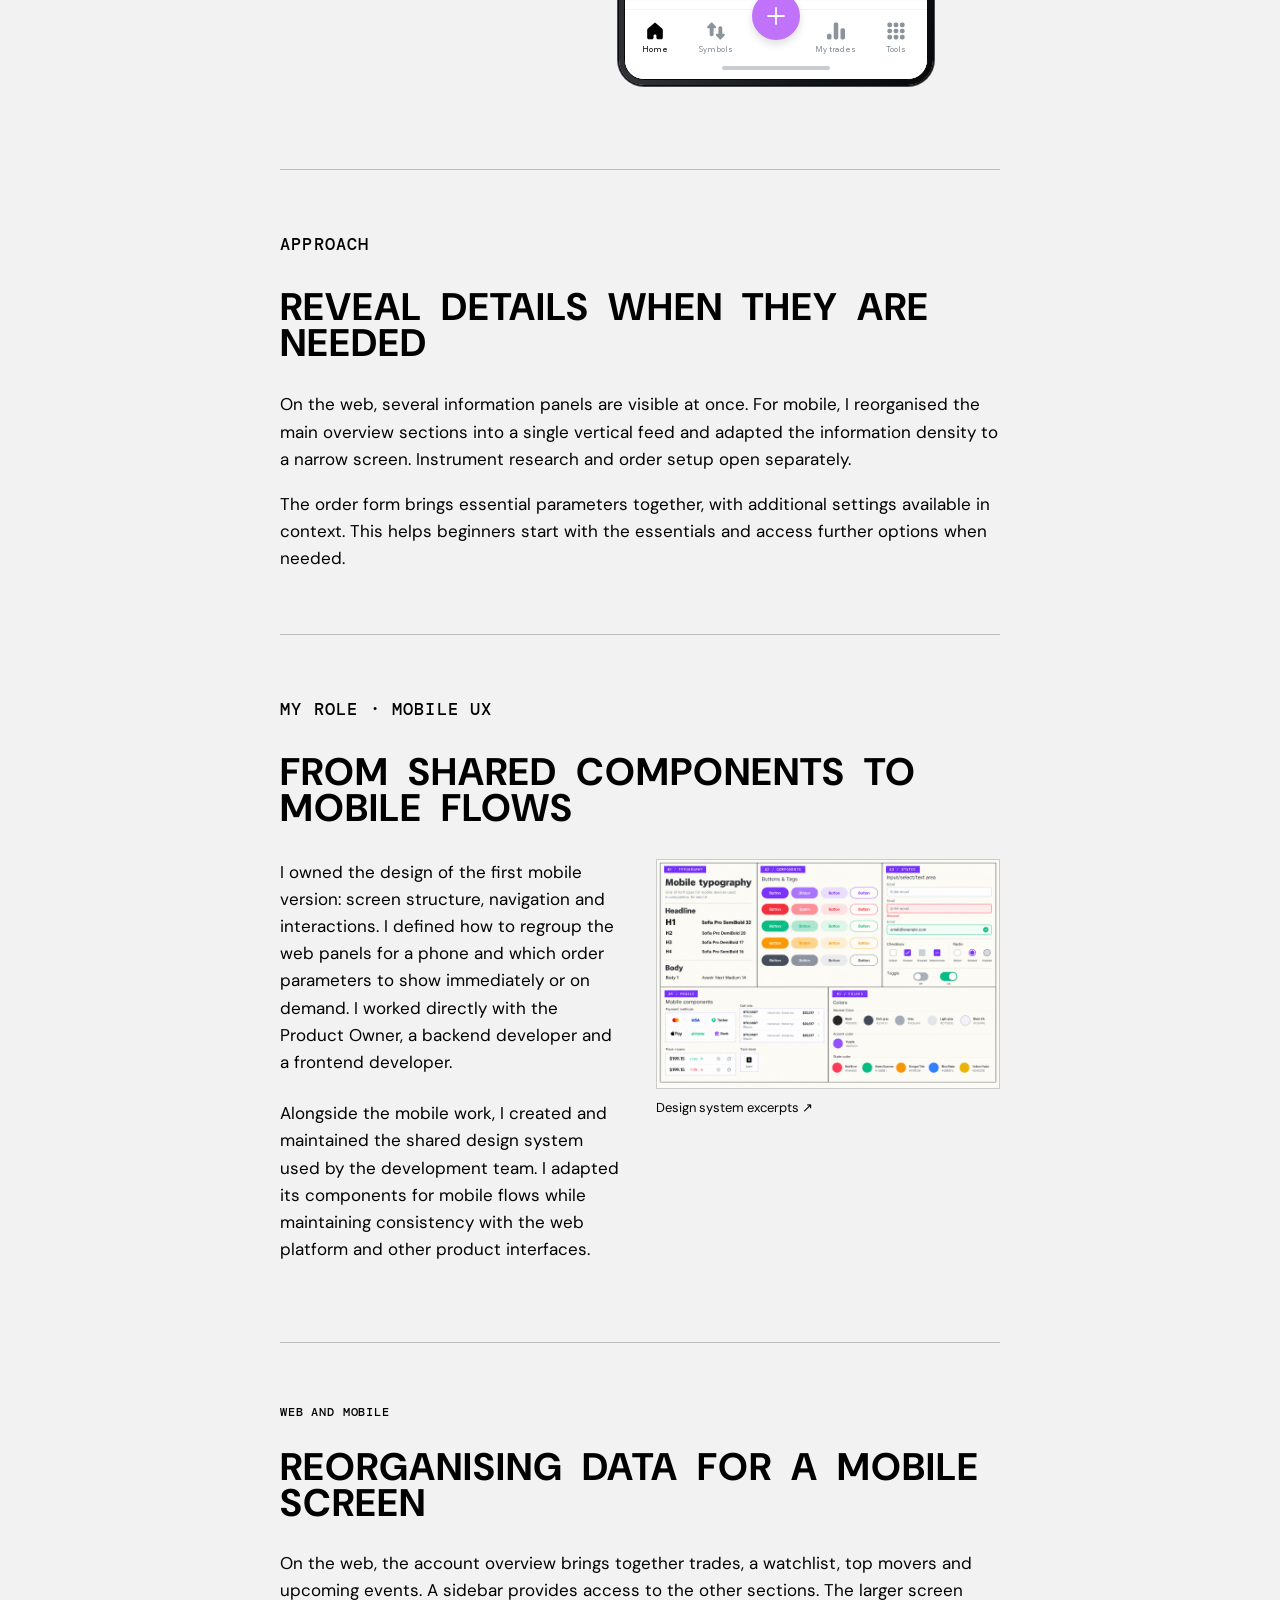
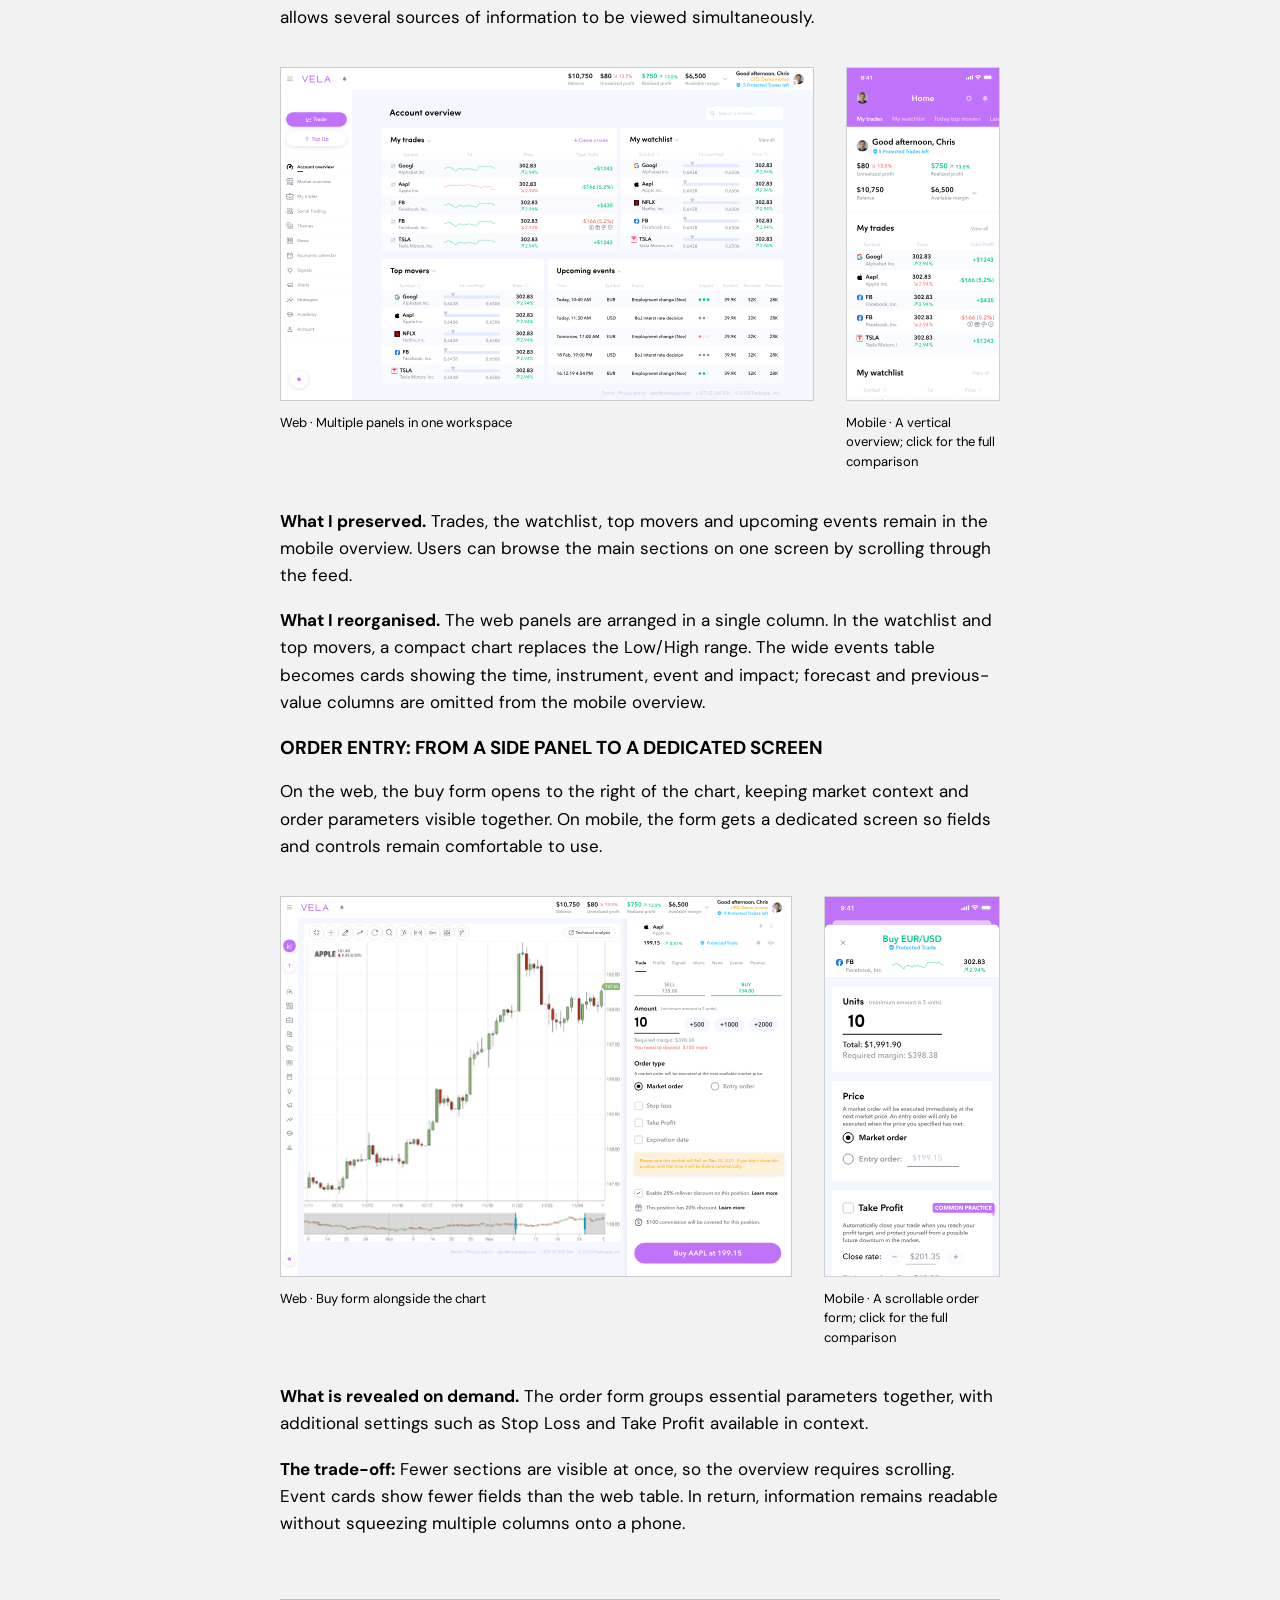
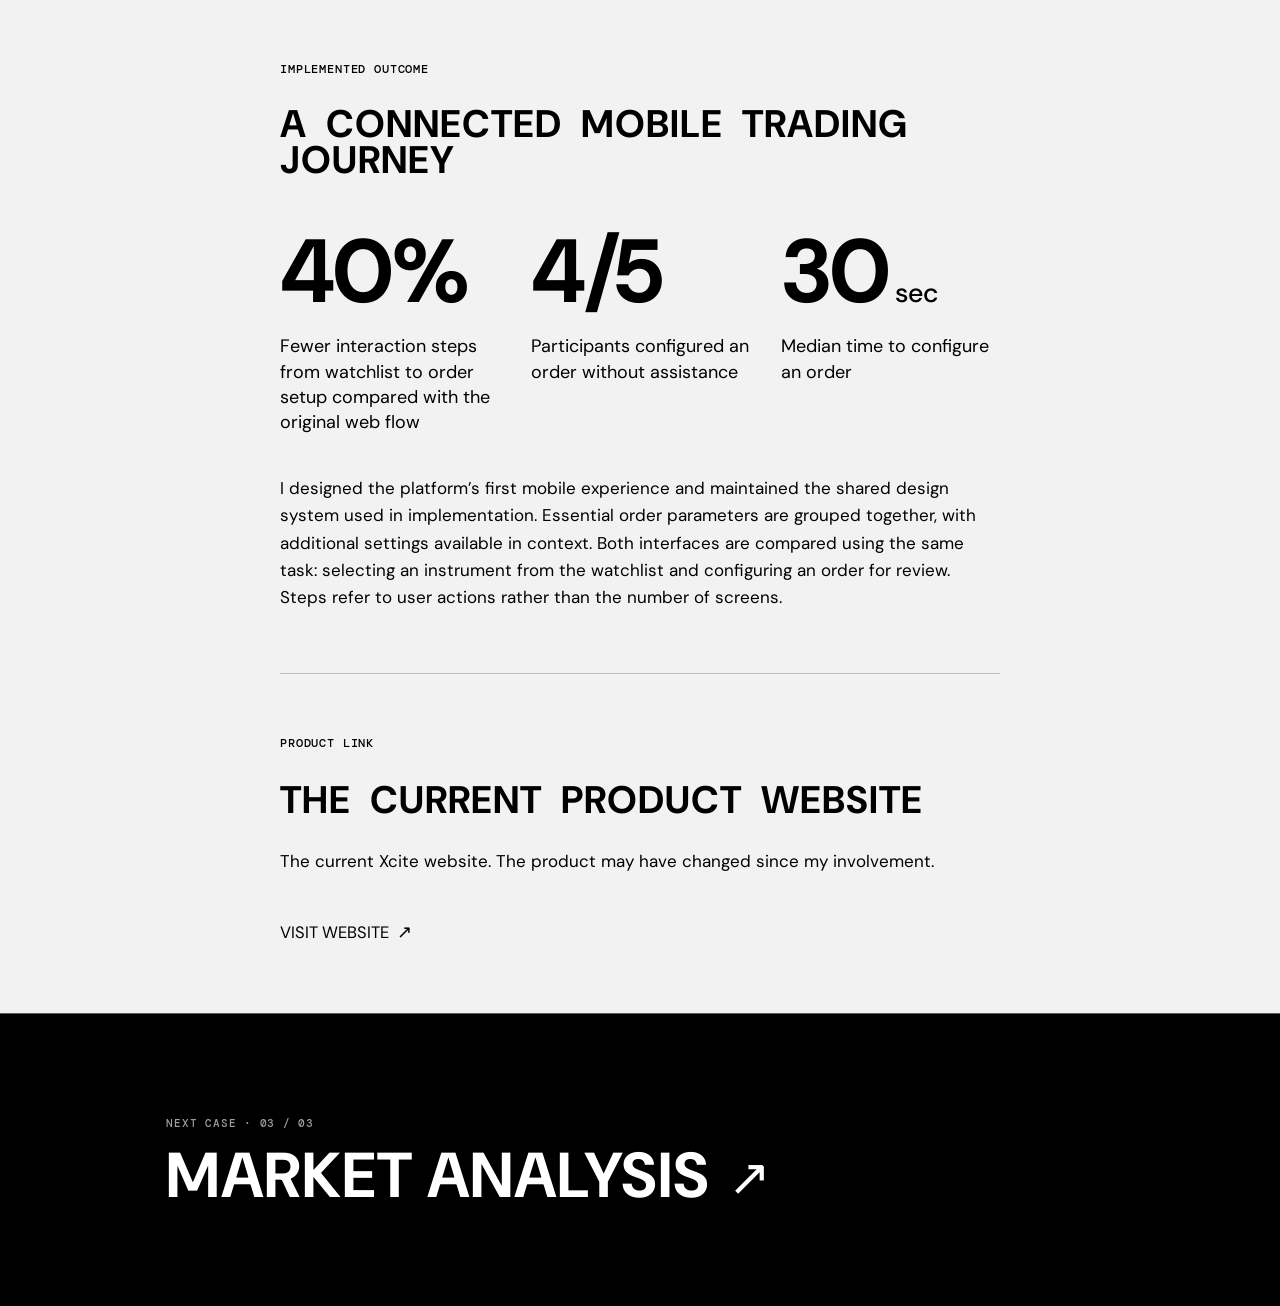
<file: work/trading-experience/index.html>
<!doctype html><html lang="en"><meta charset="utf-8"><meta name="viewport" content="width=device-width,initial-scale=1"><meta http-equiv="refresh" content="0;url=case.html"><title>Hanna Chobal — Portfolio</title><p><a href="case.html">Open project</a></p><script>location.replace(new URL("case.html", location.href).href);</script></html>
</file>
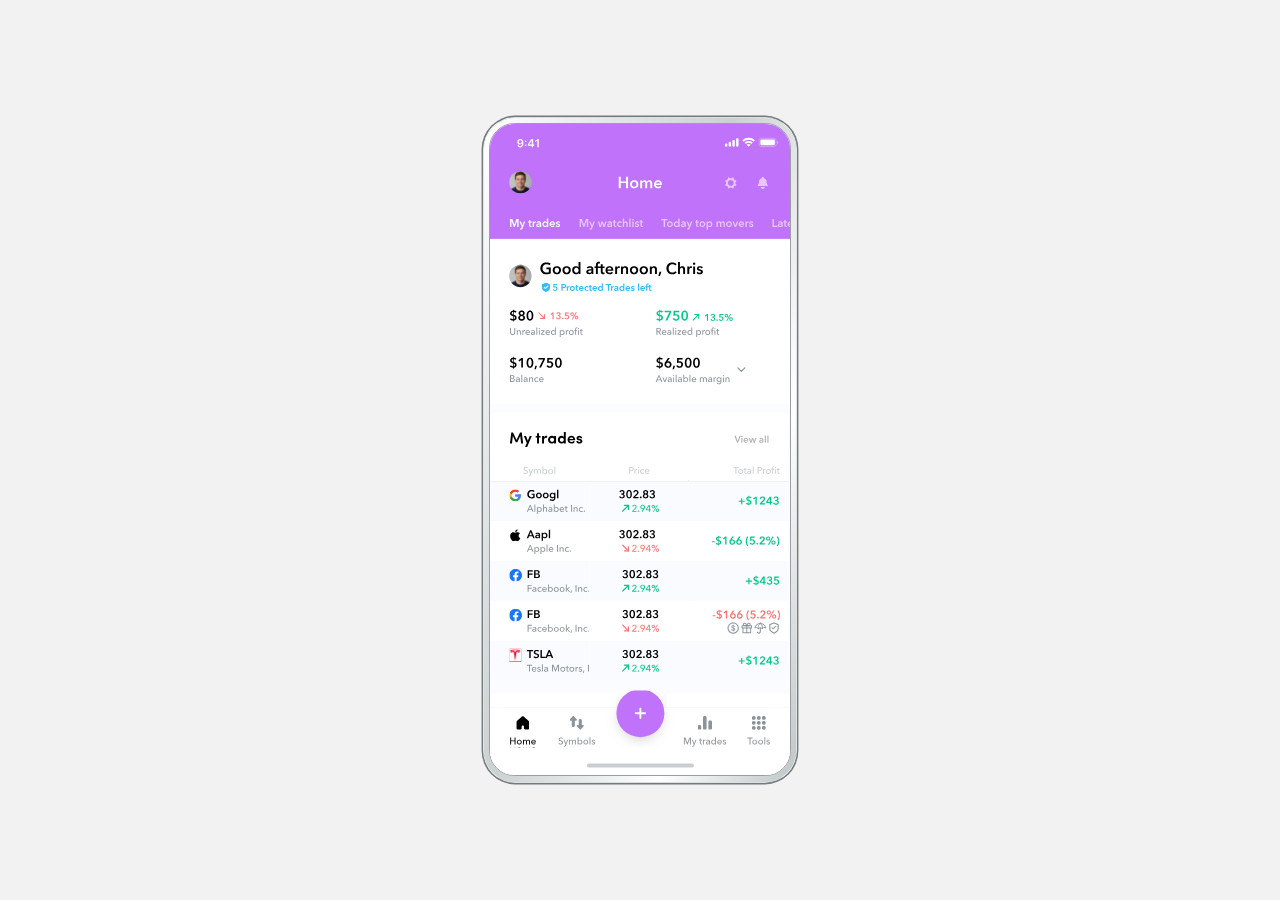
<file: protected-assets/trading-platform/mobile-demo/index.html>
<!doctype html><html lang="en"><head><meta charset="utf-8"><meta name="viewport" content="width=device-width,initial-scale=1"><meta name="robots" content="noindex,nofollow"><title>Mobile trading prototype</title><link rel="stylesheet" href="light-prototype.css?v=20261021-footer-seam"><script defer src="light-prototype.js?v=20261021-footer-seam"></script></head><body>
<main class="stage"><div class="device-wrap"><div class="device"><div class="phone" aria-label="Interactive mobile trading prototype">
<div class="status" aria-hidden="true"><img src="light-home.svg" alt="" /></div>
<div class="viewport" id="viewport" tabindex="0" aria-label="Scrollable mobile screen"><div class="canvas" id="canvas"></div></div>
<nav class="app-nav" aria-label="Platform navigation"><div class="nav-art" aria-hidden="true"><img src="light-home.svg" alt=""></div><button data-go="home" aria-label="Home"></button><button data-go="symbols" aria-label="Symbols"></button><button data-go="actions" aria-label="Create a trade or top up"></button><button data-go="trades" aria-label="My trades"></button><button data-go="tools" aria-label="Tools"></button></nav>
<div id="overlay" hidden></div><div class="toast" id="toast" role="status"></div>
</div></div></div></main></body></html>
</file>
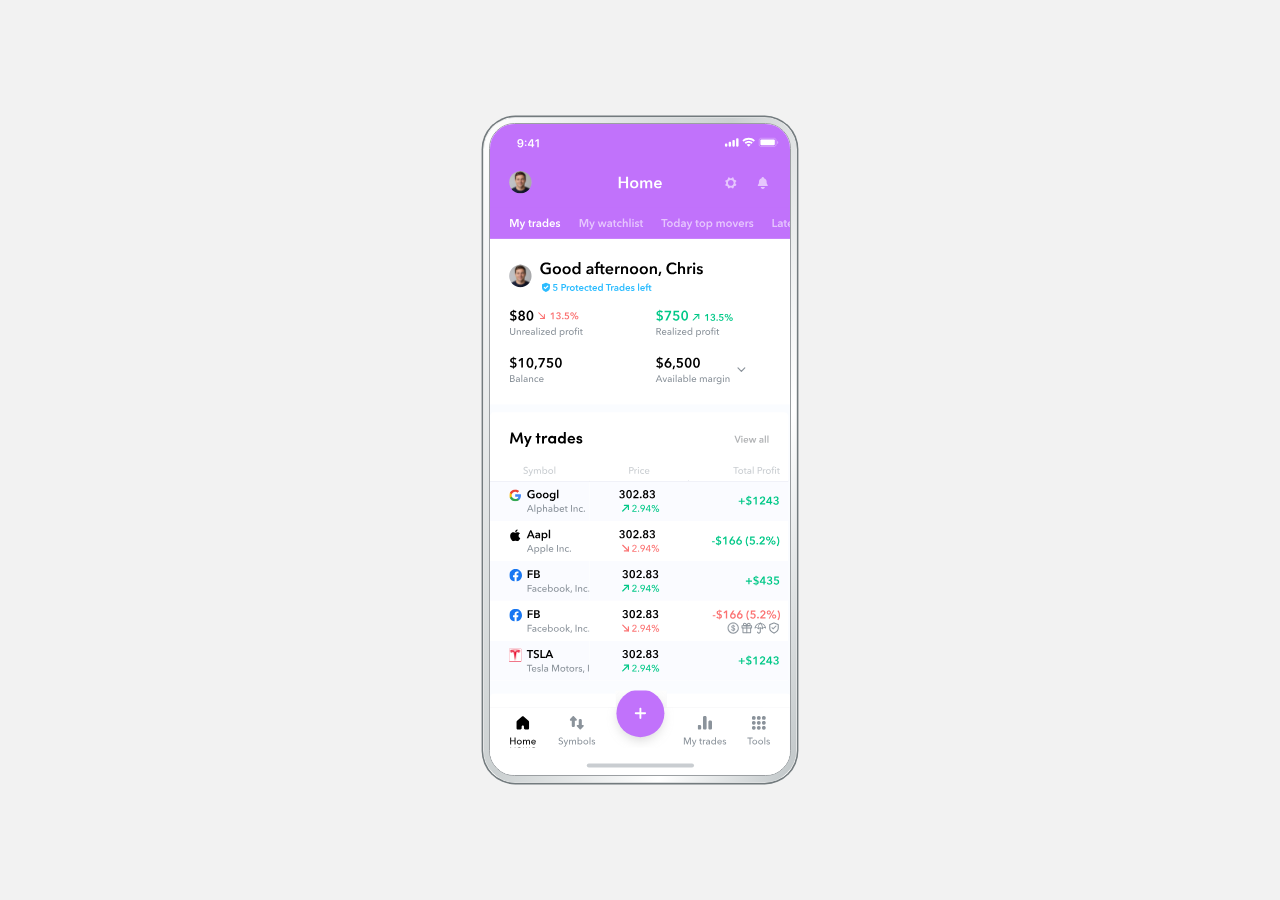
<file: protected-assets/trading-platform/xcite/index.html>
<!doctype html><html lang="en"><meta charset="utf-8"><meta name="robots" content="noindex,nofollow"><meta http-equiv="refresh" content="0;url=../mobile-demo/index.html"><title>Opening prototype</title><a href="../mobile-demo/index.html">Open prototype</a></html>
</file>
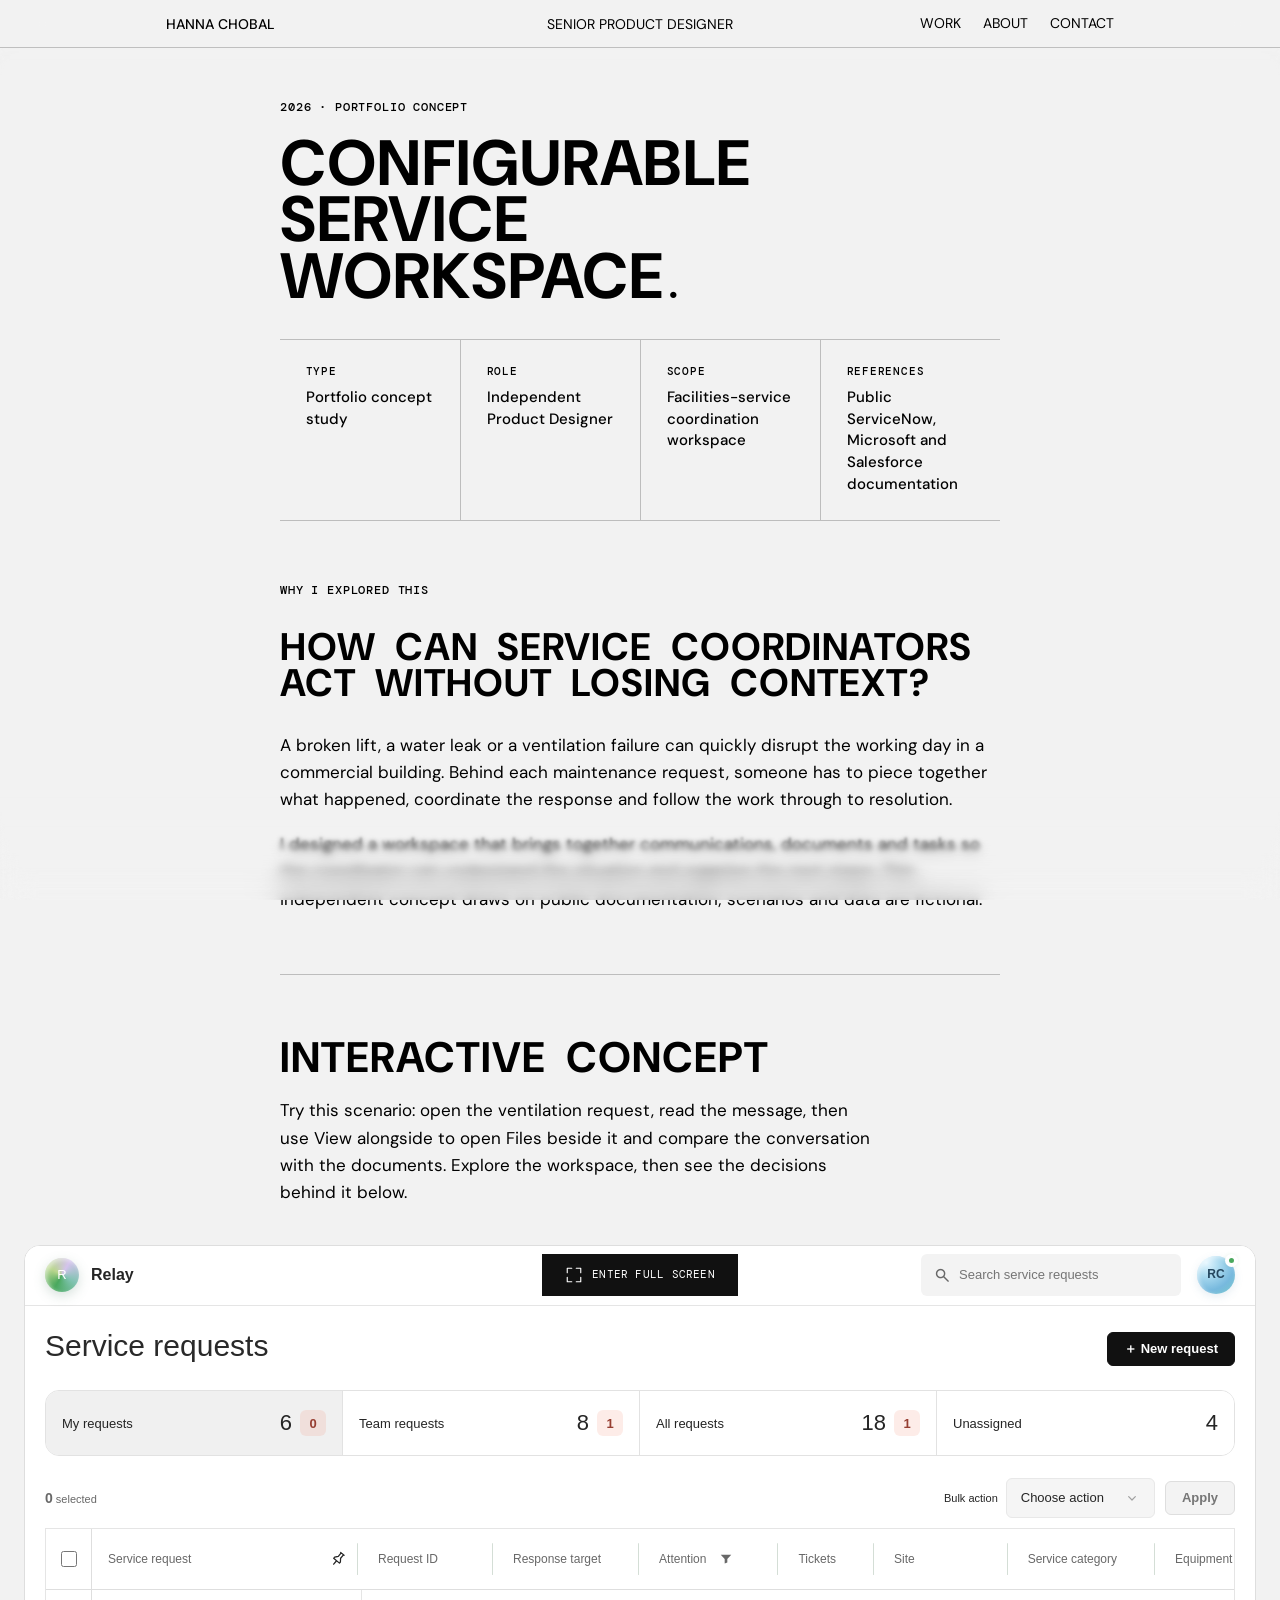
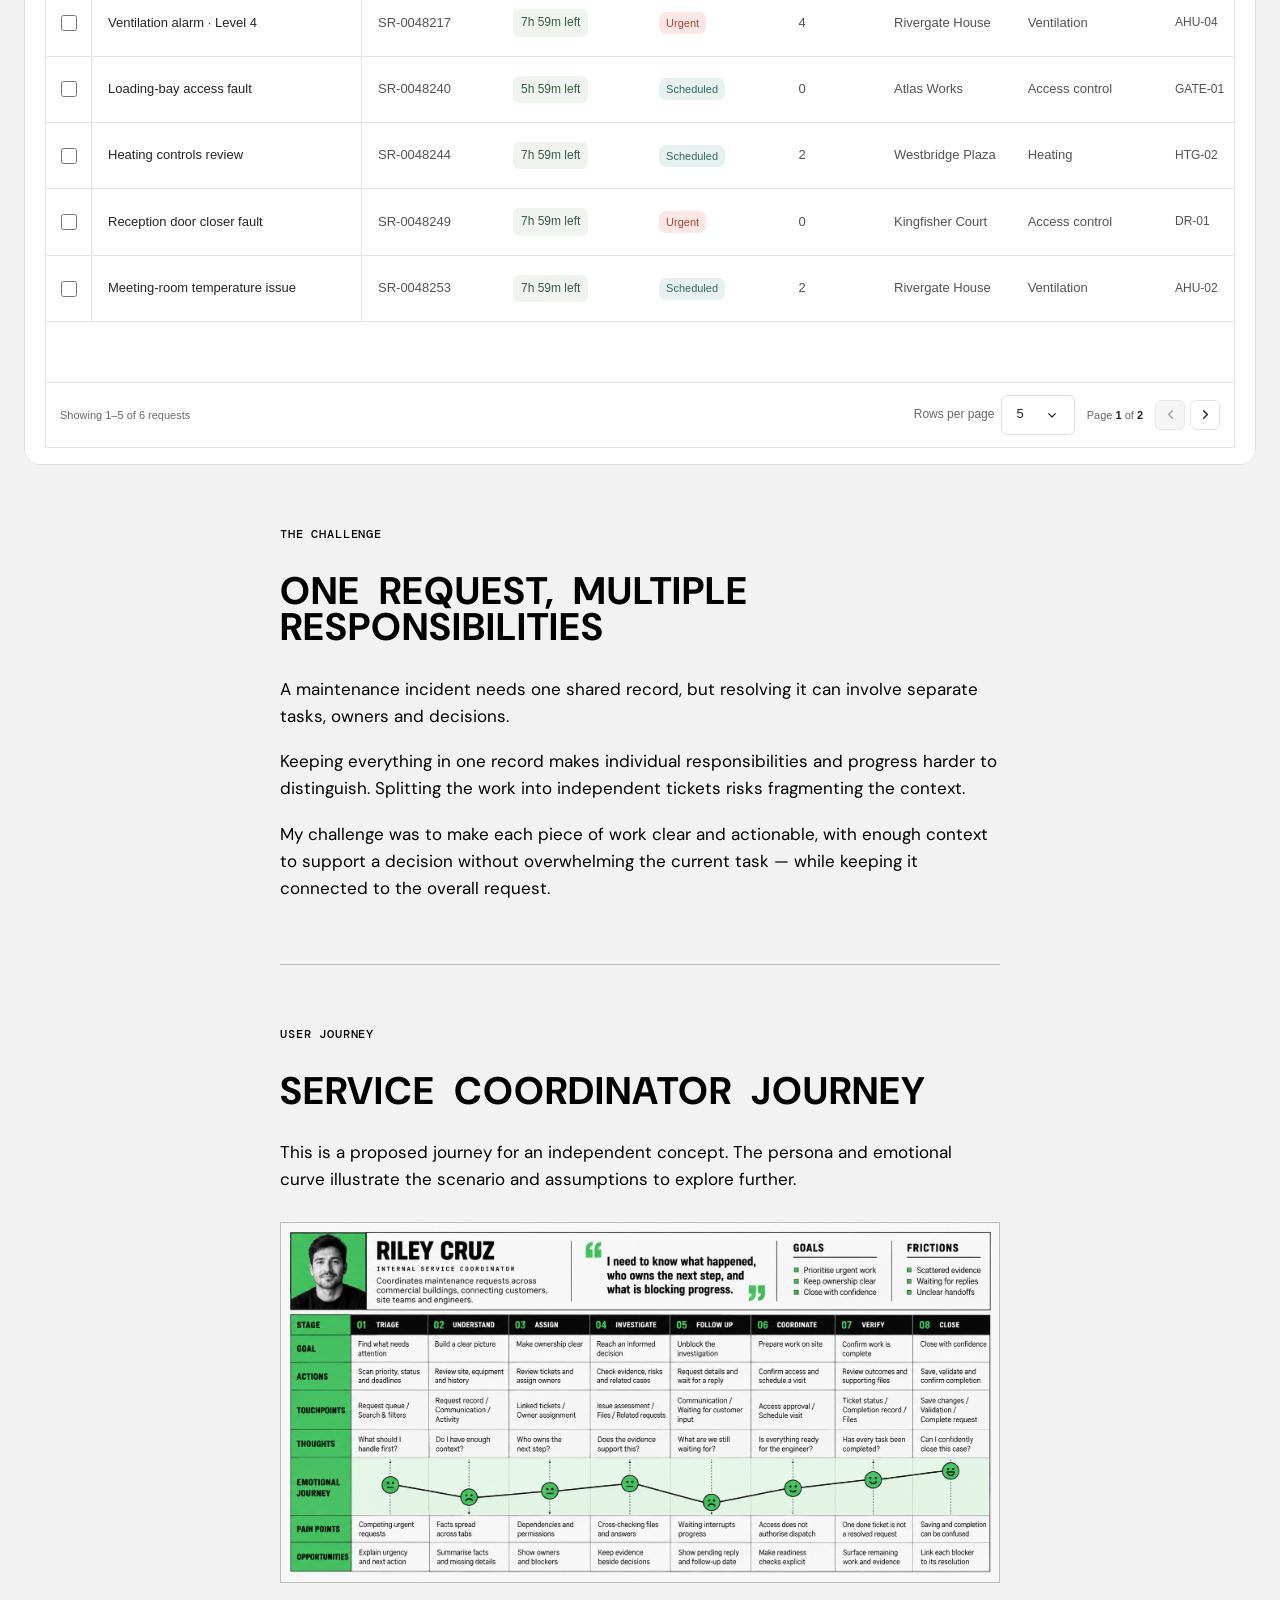
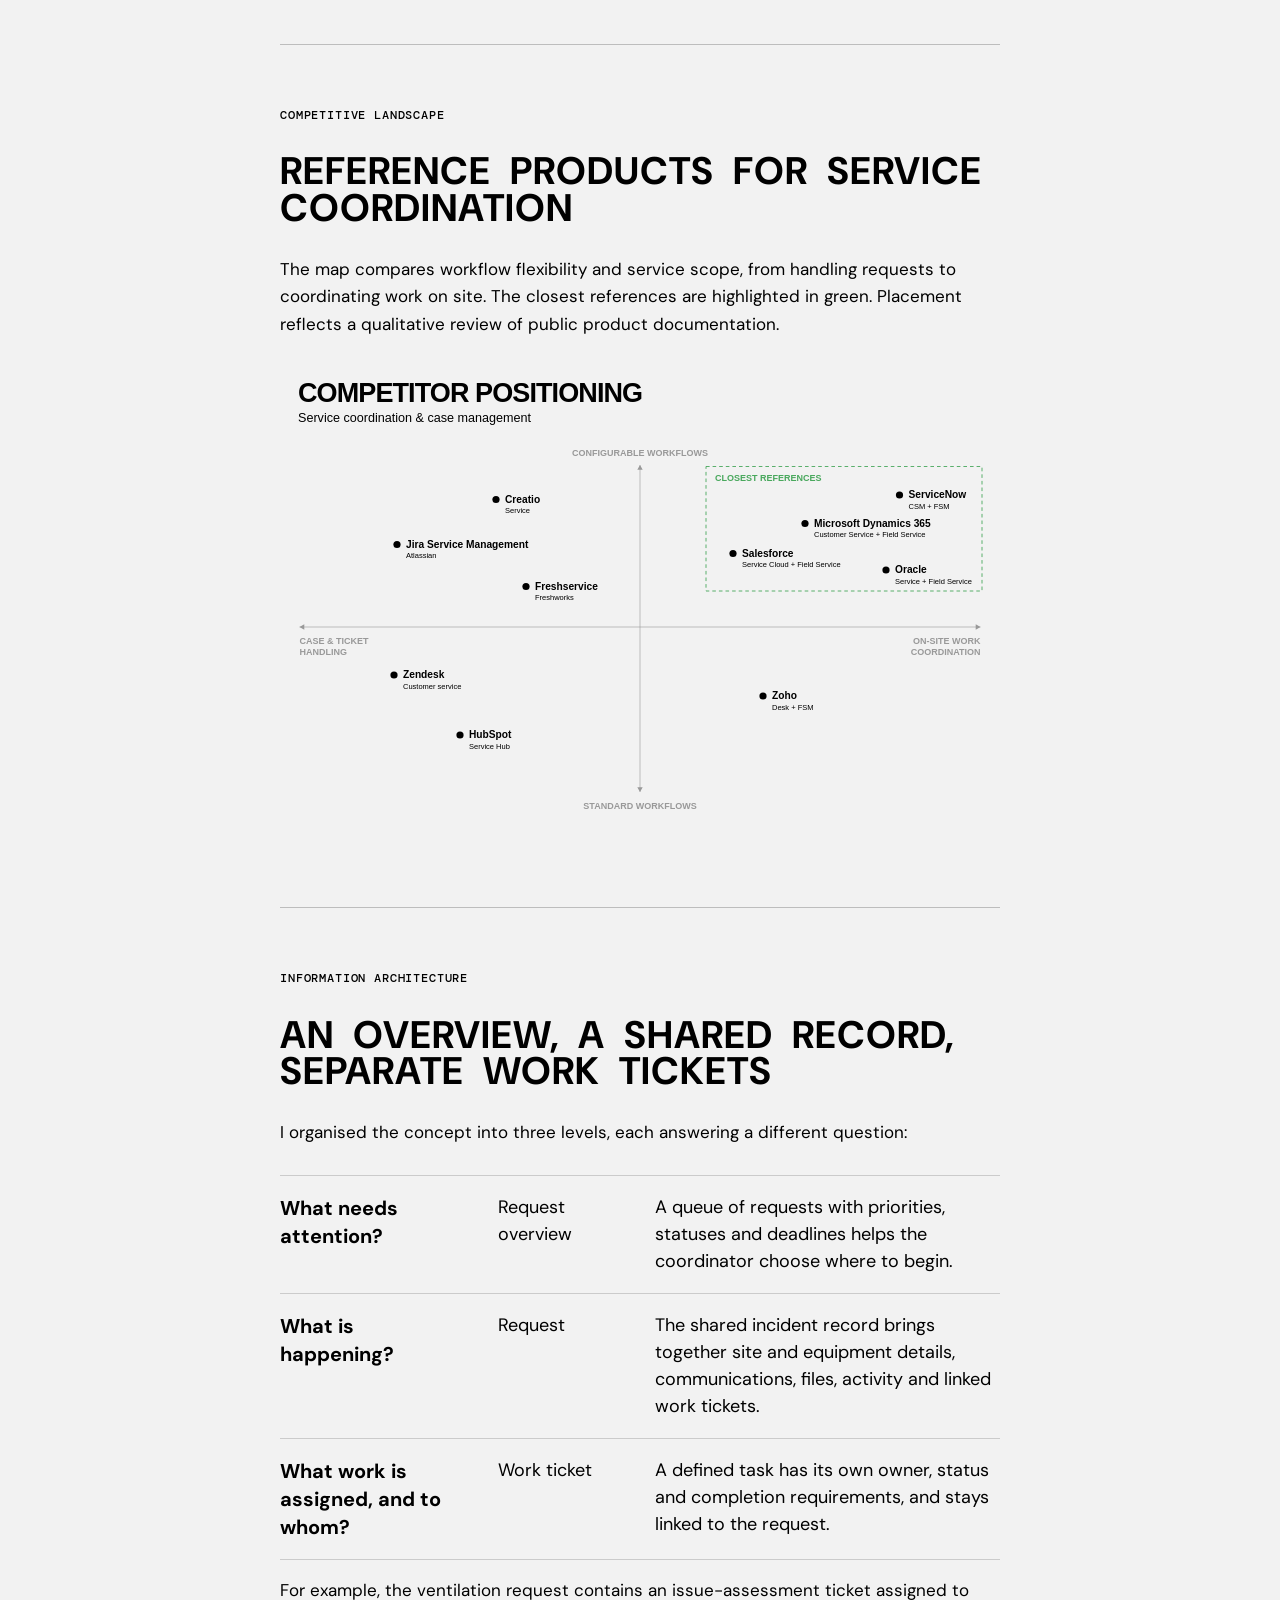
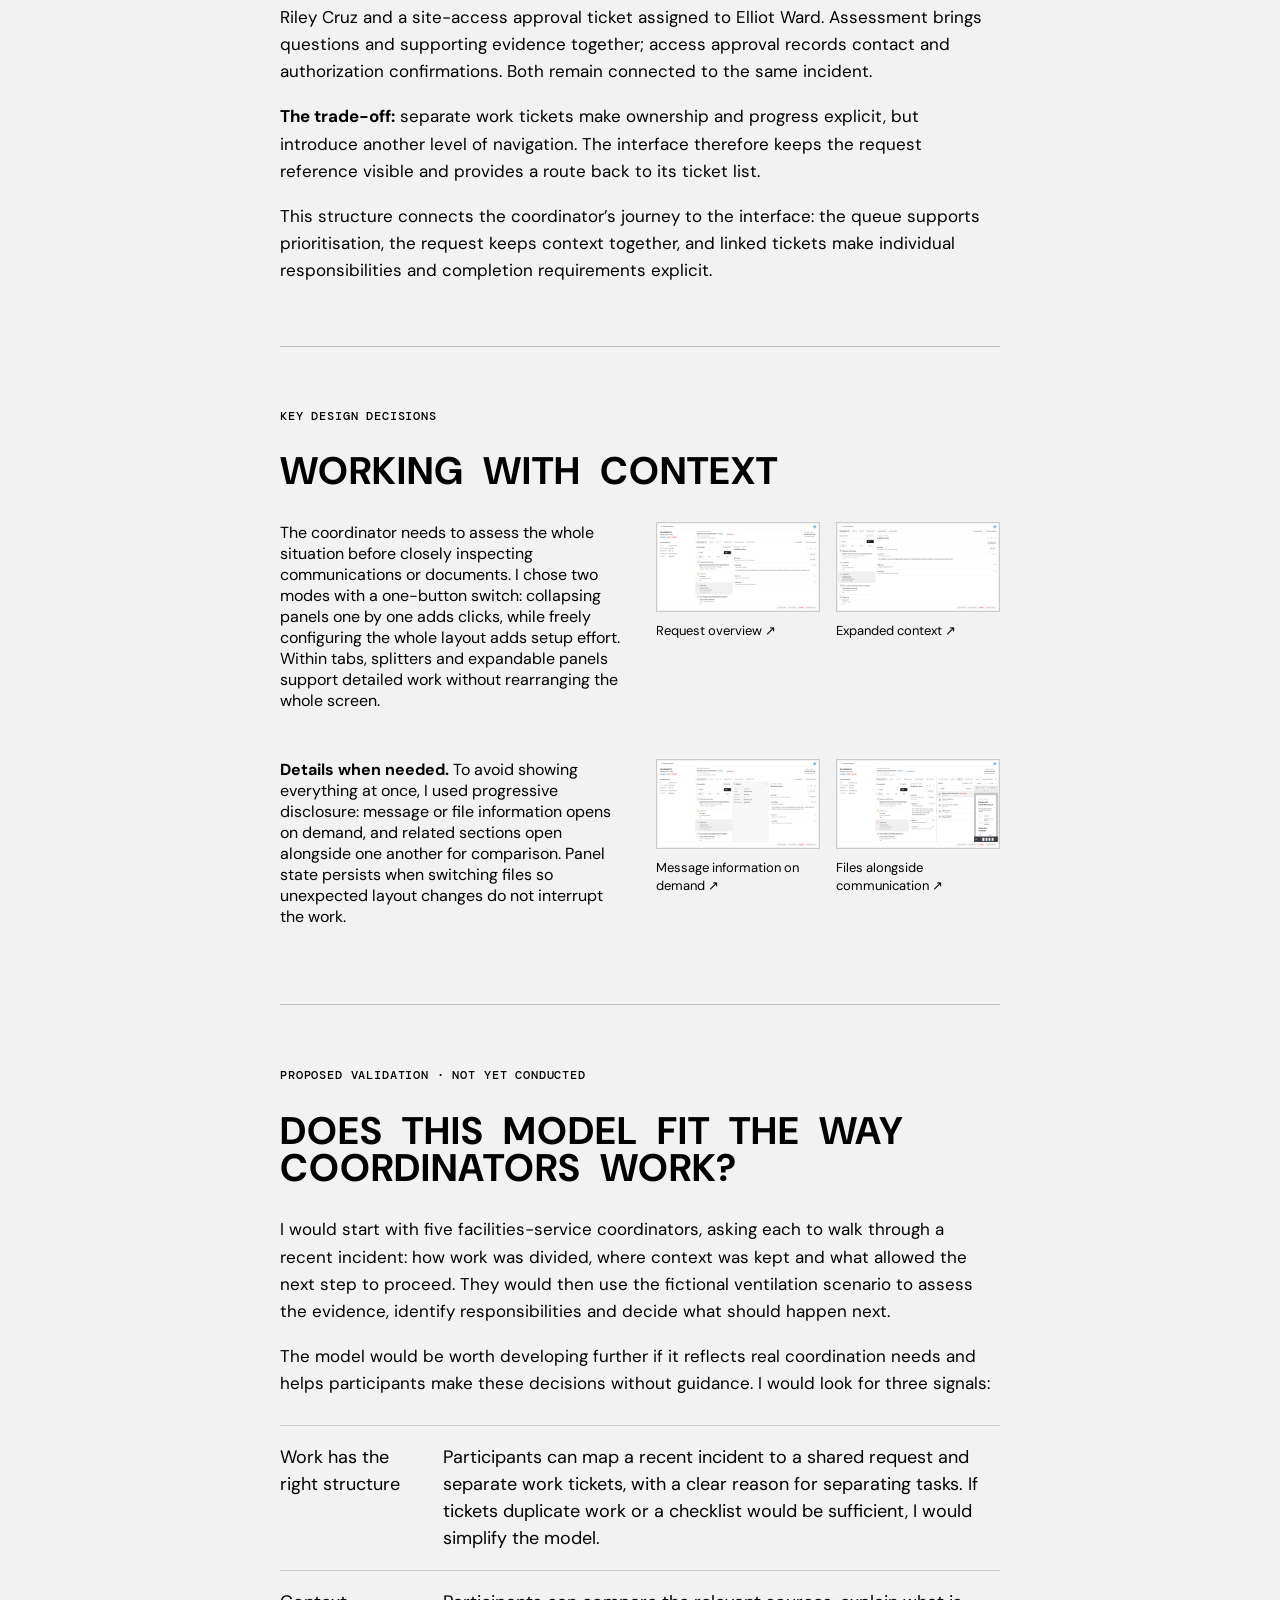
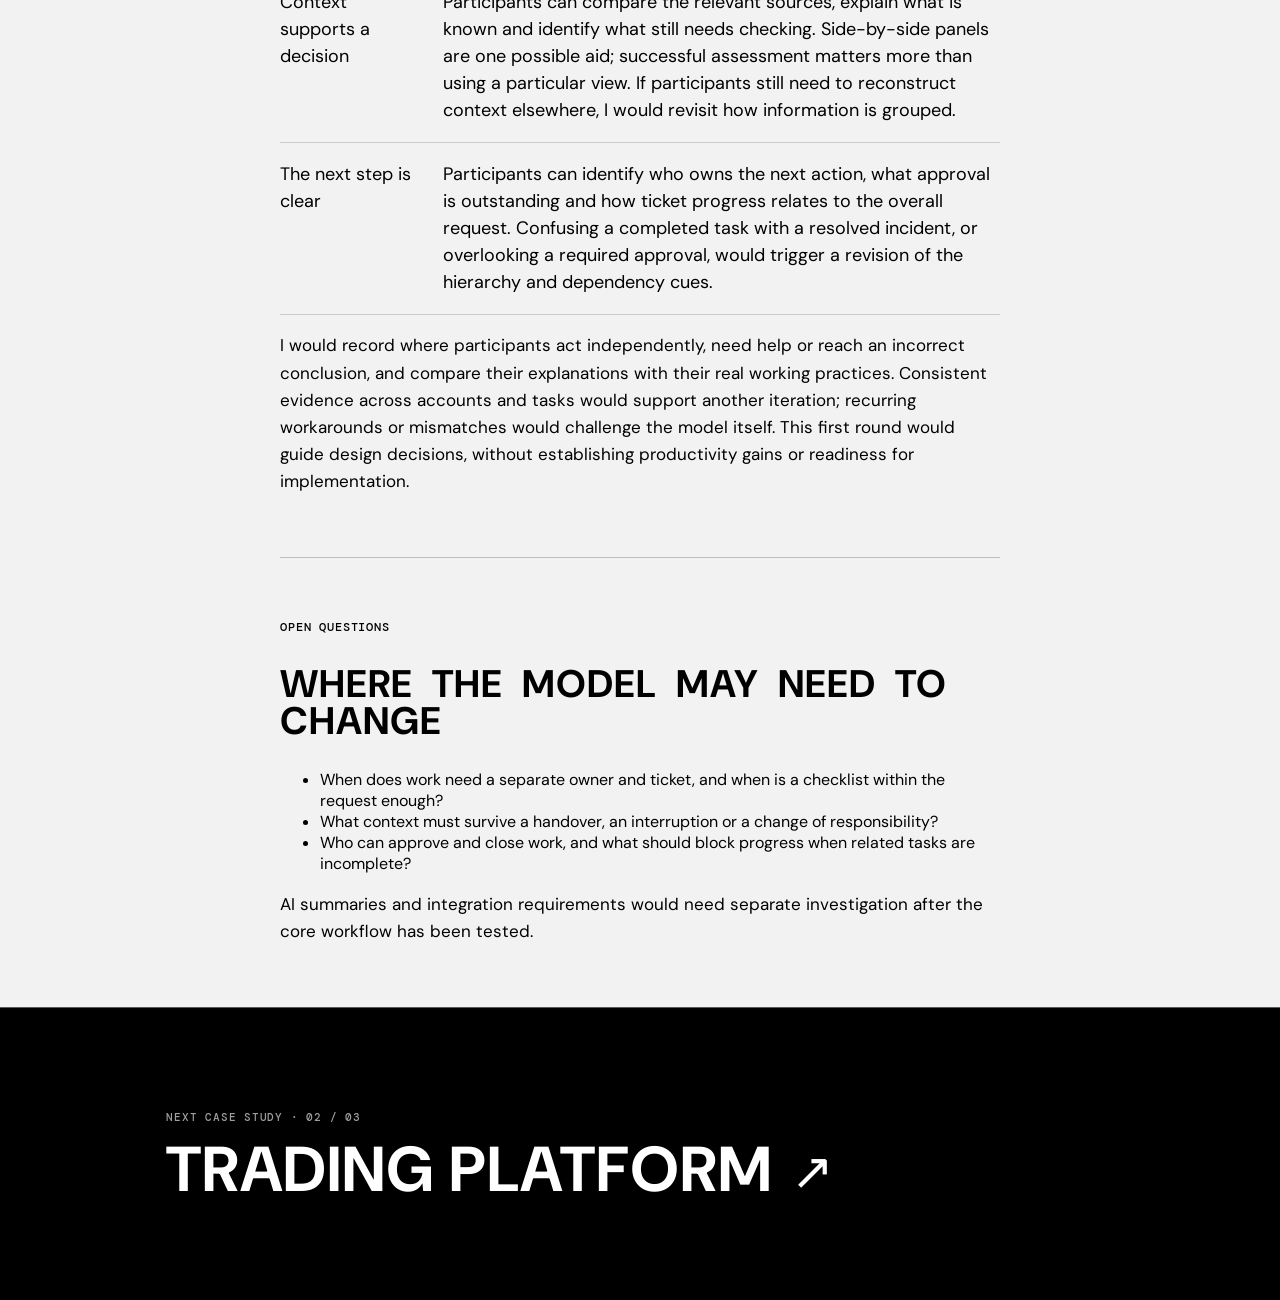
<file: work/service-workspace/workflow.html>
<!doctype html>
<html lang="en">
<head>
  <meta charset="utf-8" />
  <meta name="viewport" content="width=device-width,initial-scale=1" />
  <meta name="robots" content="noindex,nofollow,noarchive,nosnippet,noimageindex" />
  <title>Configurable Service Workspace — Portfolio concept by Hanna Chobal</title>
  <link rel="icon" href="../../assets/favicon.ico" sizes="any" />
  <link rel="icon" href="../../assets/favicon-hanna-chobal.svg" type="image/svg+xml" />
  <link rel="stylesheet" href="https://fonts.googleapis.com/css2?family=Material+Symbols+Rounded:opsz,wght,FILL,GRAD@20,400,0,0&amp;display=block" />
  <link rel="stylesheet" href="../../styles.css?v=20261016-prototype-first" />
  <link rel="stylesheet" href="../../selection.css?v=20261016-prototype-first" />
  <link rel="stylesheet" href="case-study.css?v=20261016-prototype-first" />
  <link rel="stylesheet" href="design-reasoning.css?v=20261016-balanced-challenge-gap" />
  <link rel="stylesheet" href="../case-unification.css?v=20261016-spacing-64" />
  <link rel="stylesheet" href="../../interaction-system.css?v=20261016-prototype-first" />
  <link rel="stylesheet" href="../../global-header.css?v=20261022-gallery-release" />
  <link rel="stylesheet" href="../../button-system.css?v=20261016-prototype-first" />
  <link rel="stylesheet" href="../case-family.css?v=20261016-heading-inset" />
  <link rel="stylesheet" href="task-prototype.css?v=20261030-activity-links" />
  <link rel="stylesheet" href="../../cursor-trail.css?v=20261016-prototype-first" />
  <script src="../../analytics-config.js?v=20261016-prototype-first"></script>
  <script defer src="message-attachments.js?v=20261102"></script>
  <script defer src="../../analytics.js?v=20261016-prototype-first"></script>
  <script defer src="relay-task-prototype.js?v=20261102-ticket-comments-consistency"></script>
  <link rel="stylesheet" href="investigation.css?v=20261016-prototype-first" />
  <script defer src="request-record.js?v=20261027-cancel-label"></script>
  <script defer src="ticket-communication.js?v=20261016-prototype-first"></script>
  <script defer src="ticket-file-viewer.js?v=20261102-file-pan"></script>
  <script defer src="investigation.js?v=20261102-fit-context-tab-width"></script>
  <script defer src="access-ticket.js?v=20261030-ticket-copy-inline-error"></script>
  <script defer src="../../cursor-trail.js?v=20261016-prototype-first"></script>
  <link rel="stylesheet" href="../../input-states.css?v=20261016-prototype-first" />
<link rel="stylesheet" href="../../editorial-grid.css?v=20261022-gallery-release" />
<link rel="stylesheet" href="relay-ui.css?v=20261102-header-option-one" />
<script defer src="relay-ui.js?v=20261027-compact-files"></script>
<link rel="stylesheet" href="../../case-interaction.css?v=20261016-prototype-first" />
<script defer src="../../case-interaction.js?v=20261016-prototype-first"></script>
<script defer src="request-image-preview.js?v=20261016-cjm"></script>
</head>
<body data-site-ui class="workflow-page unified-case-page service-workspace-case-page nocra-draft orion-draft divider-draft">
  <div data-global-header data-root="../../"></div><script src="../../global-header.js?v=20261022-gallery-release"></script>
  <main id="main">
    <section class="workflow-hero">
      <p class="case-label">2026 · PORTFOLIO CONCEPT</p>
      <h1>CONFIGURABLE<br />SERVICE<br />WORKSPACE<span>.</span></h1>
      <dl class="case-role" aria-label="Concept type, role, scope and source">
        <div><dt>TYPE</dt><dd>Portfolio concept study</dd></div>
        <div><dt>ROLE</dt><dd>Independent Product Designer</dd></div>
        <div><dt>SCOPE</dt><dd>Facilities-service coordination workspace</dd></div>
        <div><dt>REFERENCES</dt><dd>Public ServiceNow, Microsoft and Salesforce documentation</dd></div>
      </dl>
    </section>

    <section class="workflow-content">
      <article>
        <p class="case-label">WHY I EXPLORED THIS</p>
        <h2>HOW CAN SERVICE COORDINATORS ACT WITHOUT LOSING CONTEXT?</h2>
        <p>A broken lift, a water leak or a ventilation failure can quickly disrupt the working day in a commercial building. Behind each maintenance request, someone has to piece together what happened, coordinate the response and follow the work through to resolution.</p>
        <p>I designed a workspace that brings together communications, documents and tasks so the coordinator can understand the situation and organise the next steps. This independent concept draws on public documentation; scenarios and data are fictional.</p>
      </article>
    </section>
    <section class="screen-gallery case-product-gallery" aria-labelledby="prototype-title">
      <div class="screen-gallery-head"><h2 id="prototype-title">INTERACTIVE CONCEPT</h2><p>Try this scenario: open the ventilation request, read the message, then use View alongside to open Files beside it and compare the conversation with the documents. Explore the workspace, then see the decisions behind it below.</p></div>
      <div class="task-prototype" data-task-prototype data-theme="light">
        <section class="tp-screen tp-list-screen is-active" data-screen="tasks" aria-label="Service requests">
          <header class="tp-topbar"><div class="tp-brand"><span class="tp-mark">R</span><strong>Relay</strong></div><div class="tp-search-slot"><div class="tp-display-control"><button type="button" data-enter-fullscreen aria-pressed="false"><svg class="site-fullscreen-icon" viewBox="0 0 24 24" aria-hidden="true" fill="none" stroke="currentColor" stroke-width="1.5"><path d="M9 3H3v6M15 3h6v6M21 15v6h-6M9 21H3v-6"/></svg><span class="site-fullscreen-label">ENTER FULL SCREEN</span></button></div></div><div class="tp-user"><label class="tp-search"><span class="tp-icon material-symbols-outlined" aria-hidden="true">search</span><input type="search" placeholder="Search service requests" aria-label="Search service requests" /></label><span class="tp-avatar tp-user-avatar" role="img" aria-label="Riley Cruz · You · Internal coordinator — Available" title="Riley Cruz · You · Internal coordinator">RC<span class="tp-status-dot" aria-hidden="true"></span></span></div></header>
          <div class="tp-list-layout">

            <main class="tp-task-list">
              <div class="tp-page-title"><div><h3>Service requests</h3></div><div class="tp-page-actions"><button class="tp-secondary" type="button">＋ New request</button></div></div>
              <nav class="tp-filters orion-request-tiles" aria-label="Request groups"><button type="button" data-filter="mine" class="is-selected"><span>My requests</span><b>6</b></button><button type="button" data-filter="others" class=""><span>Team requests</span><b>8</b></button><button type="button" data-filter="all" class=""><span>All requests</span><b>18</b></button><button type="button" data-filter="unassigned" class=""><span>Unassigned</span><b>4</b></button></nav><div class="tp-bulk-bar is-inactive" data-bulk-bar><span><b data-selected-count>0</b> selected</span><label><span class="tp-bulk-label">Bulk action</span><span class="tp-bulk-select"><select data-bulk-select disabled><option value="">Choose action</option><option>Assign to me</option><option>Reassign coordinator</option><option>Mark urgent</option><option>Schedule</option></select><span class="tp-icon material-symbols-outlined">expand_more</span></span></label><button class="tp-primary" type="button" data-bulk-apply disabled>Apply</button></div>
              <div class="tp-table-wrap"><table><thead><tr><th class="tp-select-cell" data-selection-cell><input type="checkbox" data-select-all aria-label="Select all visible requests" /></th><th data-col="request" class="is-pinned">Service request</th><th data-col="attention"><div class="tp-header-filter"><span>Attention</span><button type="button" data-header-filter-toggle="attention" aria-label="Filter by attention" aria-expanded="false"><svg viewBox="0 0 16 16" aria-hidden="true"><path d="M2 3h12L9.5 8v4l-3 1V8z"/></svg><i hidden></i></button><div class="tp-header-filter-menu" data-header-filter-menu="attention" hidden><button class="is-selected" type="button" data-filter-value="all">All</button><button type="button" data-filter-value="Urgent">Urgent</button><button type="button" data-filter-value="Scheduled">Scheduled</button></div></div></th><th data-col="tickets">Tickets</th><th data-col="site">Site</th><th data-col="status"><div class="tp-header-filter"><span>Status</span><button type="button" data-header-filter-toggle="status" aria-label="Filter by status" aria-expanded="false"><svg viewBox="0 0 16 16" aria-hidden="true"><path d="M2 3h12L9.5 8v4l-3 1V8z"/></svg><i hidden></i></button><div class="tp-header-filter-menu" data-header-filter-menu="status" hidden><button class="is-selected" type="button" data-filter-value="all">All</button><button type="button" data-filter-value="New">New</button><button type="button" data-filter-value="In progress">In progress</button><button type="button" data-filter-value="Scheduled">Scheduled</button></div></div></th><th data-col="target">Target</th><th data-col="coordinator"><div class="tp-header-filter"><span>Coordinator</span><button type="button" data-header-filter-toggle="coordinator" aria-label="Filter by coordinator" aria-expanded="false"><svg viewBox="0 0 16 16" aria-hidden="true"><path d="M2 3h12L9.5 8v4l-3 1V8z"/></svg><i hidden></i></button><div class="tp-header-filter-menu" data-header-filter-menu="coordinator" hidden><button class="is-selected" type="button" data-filter-value="all">Anyone</button><button type="button" data-filter-value="Riley Cruz">Riley Cruz</button><button type="button" data-filter-value="Elliot Ward">Elliot Ward</button><button type="button" data-filter-value="Mina Shah">Mina Shah</button><button type="button" data-filter-value="Theo Grant">Theo Grant</button></div></div></th></tr></thead><tbody data-service-rows></tbody></table></div>
              <footer class="tp-list-footer"><span>Showing 1–5 of 18 requests</span><div><label>Rows per page <select aria-label="Rows per page"><option selected>5</option><option>10</option><option>25</option></select></label><span>Page <b>1</b> of <b>4</b></span><nav aria-label="Table pages"><button type="button" disabled aria-label="Previous page"><span class="tp-icon material-symbols-outlined">chevron_left</span></button><button type="button" aria-label="Next page"><span class="tp-icon material-symbols-outlined">chevron_right</span></button></nav></div></footer>
            </main>
          </div>
        </section>

        <section class="tp-screen tp-case-screen is-nav-collapsed" data-screen="case" aria-label="Service request workspace" hidden>
          <header class="tp-topbar tp-casebar"><button class="tp-back" type="button" data-back><span class="tp-icon material-symbols-outlined">arrow_back</span><span>All service requests</span></button><div class="tp-search-slot"><div class="tp-display-control"><button type="button" data-enter-fullscreen aria-pressed="false"><svg class="site-fullscreen-icon" viewBox="0 0 24 24" aria-hidden="true" fill="none" stroke="currentColor" stroke-width="1.5"><path d="M9 3H3v6M15 3h6v6M21 15v6h-6M9 21H3v-6"/></svg><span class="site-fullscreen-label">ENTER FULL SCREEN</span></button></div></div><div class="tp-user"><span class="tp-avatar tp-user-avatar" role="img" aria-label="Riley Cruz · You · Internal coordinator — Available" title="Riley Cruz · You · Internal coordinator">RC<span class="tp-status-dot" aria-hidden="true"></span></span></div></header>
          <div class="tp-overview-v2 tp-case-workspace" data-overview-v2>
            <aside class="tp-case-context" data-case-context><section class="tp-identity-block"><button class="tp-request-id" type="button" aria-label="Copy request ID SR-0048217" data-copy-id><strong class="tp-request-id-value">SR-0048217</strong><strong class="tp-request-id-feedback">ID COPIED <span class="tp-icon material-symbols-outlined">check</span></strong></button><div class="tp-identity-context-trigger"><span>Ventilation alarm · Level 4</span><span class="tp-identity-status"><b class="tp-status-chip">In progress</b><b class="tp-priority-chip">Urgent</b></span></div></section><header><strong>Service information</strong></header><div class="tp-case-context-content"><dl><div><dt>Site</dt><dd>Rivergate House</dd></div><div><dt>Request type</dt><dd>Service incident</dd></div><div><dt>Subtype</dt><dd>Ventilation · Airflow loss</dd></div><div><dt>Reported by</dt><dd>Jamie Cole · Tenant</dd></div><div><dt>Source</dt><dd>Tenant portal</dd></div></dl><section><strong>Location &amp; access</strong><dl><div><dt>District</dt><dd>Riverside · Service zone 03</dd></div><div><dt>Address</dt><dd>24 Rivergate Way<br>Building A</dd></div><div><dt>Affected area</dt><dd>Level 4 east · Rooms E01–E06</dd></div><div><dt>Plant location</dt><dd>Roof · Plant room 2</dd></div><div><dt>Access window</dt><dd>09:00–17:30 · Confirmed</dd></div><div><dt>Site plan</dt><dd><details class="tp-site-location"><summary>View location</summary><p>Illustrative site plan · fictional address</p><div class="tp-site-plan" role="img" aria-label="Building A is on the east side of Rivergate Way. Entry is through reception on the south side."><span>Rivergate Way</span><b>Building A<br>● Reception</b><span>North ↑</span></div></details></dd></div></dl></section><section><strong>Equipment &amp; coordination</strong><dl><div><dt>Asset</dt><dd>AHU-04 · Air handling unit</dd></div><div><dt>Provider</dt><dd>Northstar Mechanical</dd></div><div><dt>Coordinator</dt><dd>Riley Cruz</dd></div><div><dt>Engineer</dt><dd>Felix Novak</dd></div><div><dt>Received</dt><dd>Today, 09:18</dd></div></dl></section></div></aside>
            <main class="tp-case-main-workspace">
              <div class="tp-operational-context"><section class="tp-next-action"><div><span>NEXT COORDINATION ACTION</span><div class="tp-next-action-title"><h3>Continue issue assessment</h3><span class="tp-status-chip">In progress</span></div><p class="tp-next-action-meta"><span>TKT-001</span><span>Assigned to you</span></p><p class="tp-next-action-reason">Your review is required before dispatch.</p></div><button class="tp-primary" type="button" data-start-investigation>Open ticket <span class="tp-icon material-symbols-outlined">arrow_forward</span></button></section>
              <dl class="tp-operational-signals"><div><dt>Response target</dt><dd>1h 35m left</dd><small>Due today · 16:30</small></div></dl></div>

              <nav class="tp-workspace-tabs"><button class="is-current" type="button" data-tab="communication">Communication <b>6</b></button><button type="button" data-tab="jobs">Tickets <b>2</b></button><button type="button" data-tab="files">Files <b>4</b></button><button type="button" data-tab="information">Request record</button><button type="button" data-tab="activity">Activity</button><span class="tp-workspace-tab-actions"><button type="button" data-expand-workspace><span class="tp-icon material-symbols-outlined">open_in_full</span><span>Expand workspace</span></button></span></nav>
              <section class="tp-communication-workspace" data-panel="communication"><aside><div class="tp-message-filters"><div class="tp-source-filters"><button class="is-current" type="button">All</button><button type="button"><span class="tp-icon material-symbols-outlined">mail</span>Email</button><button type="button"><span class="tp-icon material-symbols-outlined">call</span>Calls</button><button type="button"><span class="tp-icon material-symbols-outlined">chat</span>Messages</button></div><div class="tp-message-filter-secondary"><button type="button">Unread <b>3</b></button><button type="button">Attachments</button><button class="tp-new-email" type="button" data-new-message>New message <span class="tp-icon material-symbols-outlined">mail</span></button></div></div><button class="tp-message-row is-current" type="button"><span class="tp-channel-icon"><span class="tp-icon material-symbols-outlined">mail</span></span><span><strong>Jamie Cole</strong><b>Ventilation alarm</b><small>Tenant photos attached</small></span><time>18 min ago</time></button><button class="tp-message-row" type="button"><span class="tp-channel-icon"><span class="tp-icon material-symbols-outlined">call</span></span><span><strong>Site reception</strong><b>Access window confirmed</b><small>Phone call · Engineer access</small></span><time>32 min ago</time></button><button class="tp-message-row" type="button"><span class="tp-channel-icon"><span class="tp-icon material-symbols-outlined">chat</span></span><span><strong>Field engineer</strong><b>Equipment history review</b><small>Message · Before dispatch</small></span><time>41 min ago</time></button></aside><article data-message-detail><header><div><span>EMAIL</span><h4>Ventilation alarm · Level 4</h4></div></header><div class="tp-message-author"><span class="tp-avatar">JC</span><p><strong>Jamie Cole</strong><small>Today, 09:18 · Rivergate House</small></p></div><div class="tp-message-copy"><p>Hello,</p><p>The ventilation on Level 4 has stopped after a sensor alarm. The east meeting rooms are becoming warm. I have attached two photos from the local panel.</p><p>Reception can provide access to the plant room.</p></div></article></section>
              <section class="tp-documents-workspace" data-panel="files" hidden><aside><div class="tp-document-filters" aria-label="Filter files"><button class="is-current" type="button" data-file-filter="all">All <b>4</b></button><button type="button" data-file-filter="document">Documents <b>2</b></button><button type="button" data-file-filter="image">Images <b>2</b></button></div><button class="tp-document-row is-current" type="button" data-file-key="inspection" data-file-type="document"><span class="tp-icon material-symbols-outlined">picture_as_pdf</span><span><strong>Elevator_Inspection_Report.pdf</strong><small>420 KB · PDF</small></span></button><button class="tp-document-row" type="button" data-file-key="photo" data-file-type="image"><span class="tp-icon material-symbols-outlined">description</span><span><strong>IMG_4521.webp</strong><small>21 KB · Image</small></span></button><button class="tp-document-row" type="button" data-file-key="summary" data-file-type="document"><span class="tp-icon material-symbols-outlined">picture_as_pdf</span><span><strong>Repair_Summary.pdf</strong><small>186 KB · PDF</small></span></button><button class="tp-document-row" type="button" data-file-key="after" data-file-type="image"><span class="tp-icon material-symbols-outlined">description</span><span><strong>Lobby_Overview.webp</strong><small>67 KB · Image</small></span></button></aside><article class="tp-document-preview" data-file-preview></article></section>
              <section class="tp-structured-data" data-panel="information" hidden><header class="tp-structured-data-meta"><span class="is-missing"><b>1 field missing</b></span><span>Saved today, 09:24</span></header><section><h4>Request details</h4><dl><div><dt>Request ID</dt><dd>SR-0048217</dd></div><div><dt>Request type</dt><dd>Service incident</dd></div><div><dt>Source</dt><dd>Tenant portal</dd></div><div><dt>Reported by</dt><dd>Jamie Cole</dd></div><div><dt>Contact channel</dt><dd>Email</dd></div><div><dt>Received</dt><dd>Today, 09:18</dd></div><div><dt>Site</dt><dd>Rivergate House</dd></div><div><dt>Service category</dt><dd>Ventilation</dd></div><div><dt>Reported impact</dt><dd>Level 4 meeting rooms</dd></div><div><dt>Affected users</dt><dd>Approximately 26</dd></div><div><dt>Issue summary</dt><dd>Airflow stopped after a local sensor alert</dd></div><div class="tp-required-field is-missing"><dt><span>*</span> Access contact</dt><dd><input id="access-contact" required placeholder="e.g. Reception desk, +44…" /></dd></div></dl></section><section><h4>Equipment details</h4><dl><div><dt>Equipment</dt><dd>AHU-04</dd></div><div><dt>Asset type</dt><dd>Air handling unit</dd></div><div><dt>Asset reference</dt><dd>RGH-HVAC-04</dd></div><div><dt>Building</dt><dd>Building A</dd></div><div><dt>Building area</dt><dd>Level 4 east</dd></div><div><dt>Zone</dt><dd>Meeting rooms E01–E06</dd></div><div><dt>Plant location</dt><dd>Roof plant room 2</dd></div><div><dt>Service provider</dt><dd>Northstar Mechanical</dd></div><div><dt>Contract</dt><dd>Standard response</dd></div><div><dt>Site access</dt><dd>Confirmed</dd></div><div><dt>Access window</dt><dd>09:00–17:30</dd></div><div><dt>Last inspection</dt><dd>18 Aug 2026</dd></div><div><dt>Related files</dt><dd>4 files</dd></div></dl></section><section><h4>Service details</h4><dl><div><dt>Status</dt><dd>In progress</dd></div><div><dt>Coordinator</dt><dd>Riley Cruz</dd></div><div><dt>Queue</dt><dd>Building services</dd></div><div><dt>Urgency</dt><dd>Urgent</dd></div><div><dt>Response policy</dt><dd>Priority response</dd></div><div><dt>Target response</dt><dd>Today, 16:30</dd></div><div><dt>Time remaining</dt><dd>1h 35m</dd></div><div><dt>Work type</dt><dd>Inspection &amp; assessment</dd></div><div><dt>Current ticket</dt><dd>TKT-001 · Issue assessment</dd></div><div><dt>Assigned specialist</dt><dd>Felix Novak</dd></div><div><dt>Customer update</dt><dd>Sent 18 min ago</dd></div><div><dt>Evidence check</dt><dd>1 item requires review</dd></div><div><dt>Last updated</dt><dd>Today, 09:24</dd></div></dl></section></section>
<section class="tp-tickets" data-panel="jobs" hidden><header><div><h4>Tickets</h4><p>SR-0048217 · Ventilation alarm · 2 active tickets</p></div><span>Assigned work</span></header><details class="tp-ticket-card"><summary><span class="tp-ticket-title"><small>TKT-001</small><strong>Issue assessment</strong></span><span class="tp-status-chip">In progress</span><span class="tp-ticket-meta"><small>Owner</small>Riley Cruz</span><span class="tp-ticket-meta"><small>Due</small>Today · 16:30</span><span class="tp-ticket-chevron" aria-hidden="true">+</span></summary><div class="tp-ticket-disclosure"><footer><span>Rivergate House · AHU-04</span><button type="button" class="tp-primary" data-start-investigation>Open ticket →</button></footer></div></details><details class="tp-ticket-card"><summary><span class="tp-ticket-title"><small>TKT-002</small><strong>Site access approval</strong></span><span class="tp-status-chip">Open</span><span class="tp-ticket-meta"><small>Owner</small>Elliot Ward</span><span class="tp-ticket-meta"><small>Due</small>Today · 15:30</span><span class="tp-ticket-chevron" aria-hidden="true">+</span></summary><div class="tp-ticket-disclosure"><footer><span>Rivergate House · AHU-04</span><button type="button" class="tp-primary" data-open-access-ticket>Open ticket →</button></footer></div></details></section>
              <section class="tp-ticket-activity" data-panel="activity" hidden>
                <header class="tp-activity-toolbar"><div><h4>Activity</h4><p>Updates to this request and its linked tickets.</p></div><label><span class="tp-icon material-symbols-outlined">search</span><input type="search" placeholder="Search activity" data-activity-search /></label><button type="button" data-activity-filter-toggle aria-expanded="false"><svg width="16" height="16" viewBox="0 0 24 24" fill="none" stroke="currentColor" stroke-width="1.5" aria-hidden="true"><path d="M3 6h18M6 12h12M9 18h6"/></svg> Filters</button></header>
                <div class="tp-activity-filter-popover" data-activity-filters hidden><fieldset><legend>Activity type</legend><button type="button" data-all-activity>All activity</button><label><input type="checkbox" value="request" data-activity-type />Request updates</label><label><input type="checkbox" value="ticket" data-activity-type />Tickets</label><label><input type="checkbox" value="file" data-activity-type />Files</label><label><input type="checkbox" value="communication" data-activity-type />Communication</label><label><input type="checkbox" value="comment" data-activity-type />Comments</label><label><input type="checkbox" value="assignment" data-activity-type />Assignment</label><label><input type="checkbox" value="status" data-activity-type />Status changes</label><label><input type="checkbox" value="system" data-activity-type />System events</label></fieldset><label>Actor<select data-activity-actor><option value="all">Anyone</option><option value="me">Me</option><option value="other">Other users</option><option value="system">System</option></select></label><label>Date<select data-activity-date><option value="all">All time</option><option value="today">Today</option><option value="7">Last 7 days</option><option value="30">Last 30 days</option><option value="custom">Custom range</option></select></label><div class="tp-custom-date-range" data-custom-date-range hidden><label><span>From</span><span class="tp-filter-date-field"><input type="date" aria-label="From date" value="2026-09-04" /><svg viewBox="0 0 24 24" fill="none" stroke="currentColor" stroke-width="1.5" aria-hidden="true"><rect x="3" y="5" width="18" height="16" rx="2"/><path d="M7 3v4M17 3v4M3 10h18"/></svg></span></label><label><span>To</span><span class="tp-filter-date-field"><input type="date" aria-label="To date" value="2026-09-05" /><svg viewBox="0 0 24 24" fill="none" stroke="currentColor" stroke-width="1.5" aria-hidden="true"><rect x="3" y="5" width="18" height="16" rx="2"/><path d="M7 3v4M17 3v4M3 10h18"/></svg></span></label></div><button type="button" data-clear-activity-filters>Clear filters</button></div>
                <div class="tp-activity-selection-bar"><div class="tp-activity-chips" data-activity-chips hidden></div><div class="tp-activity-batch-actions"><button type="button" data-clear-visible-filters hidden>Clear filters</button><button type="button" data-toggle-all-activity></button></div></div>
                <div class="tp-activity-layout"><div class="tp-activity-timeline" data-activity-timeline></div></div>
                <div class="tp-activity-empty" data-activity-empty hidden><strong>No matching activity found</strong><span>Try another keyword or clear the current filters.</span></div>
              </section>
            </main>
          </div>
          <footer class="tp-case-actions"><span>Saved today, 09:24</span><div class="tp-case-action-group"><button type="button">More actions</button><button type="button">Reassign coordinator</button><button type="button">Schedule visit</button><span class="tp-request-completion" tabindex="0" title="Complete both linked tickets before completing this request" aria-label="Complete request unavailable: both linked tickets must be completed"><button class="tp-primary" type="button" disabled>Complete request</button><small>2 tickets still open</small></span></div></footer>
        </section>
        <div class="tp-toast" role="status" aria-live="polite"></div>
      </div>
    </section>

    <section class="workflow-content" id="design-rationale">
      <article>
        <p class="case-label">THE CHALLENGE</p>
        <h2>ONE REQUEST, MULTIPLE RESPONSIBILITIES</h2>
        <p>A maintenance incident needs one shared record, but resolving it can involve separate tasks, owners and decisions.</p>
        <p>Keeping everything in one record makes individual responsibilities and progress harder to distinguish. Splitting the work into independent tickets risks fragmenting the context.</p>
        <p>My challenge was to make each piece of work clear and actionable, with enough context to support a decision without overwhelming the current task — while keeping it connected to the overall request.</p>
      </article>
    </section>
    <section class="workflow-content">
<article>
        <p class="case-label">USER JOURNEY</p>
        <h2>SERVICE COORDINATOR JOURNEY</h2>
          <p>This is a proposed journey for an independent concept. The persona and emotional curve illustrate the scenario and assumptions to explore further.</p>
        <figure class="service-journey-map">
          <a data-request-image data-hover-invite="Open Full Size Map" data-preview-title="Service coordinator journey map" href="../../assets/relay-cjm-riley-v2.png" target="_blank" rel="noopener" aria-label="Open full-size service coordinator journey map">
            <img src="../../assets/relay-cjm-riley-v2.png" width="1774" height="887" loading="lazy" decoding="async" alt="Riley Cruz, internal service coordinator, and an eight-stage journey: triage, understand, assign, investigate, follow up, coordinate, verify and close. Rows show goals, actions, touchpoints, thoughts, an emotional curve, pain points and opportunities." />
          </a>
        </figure>
      </article>
<article>
        <p class="case-label">COMPETITIVE LANDSCAPE</p>
        <h2>REFERENCE PRODUCTS FOR SERVICE COORDINATION</h2>
        <p>The map compares workflow flexibility and service scope, from handling requests to coordinating work on site. The closest references are highlighted in green. Placement reflects a qualitative review of public product documentation.</p>
        <figure class="service-journey-map competitor-positioning-map">
          <svg class="competitor-map-svg" role="img" aria-label="Competitor positioning — product names link to official sources" style="display:block;width:100%;max-width:100%;height:auto" xmlns="http://www.w3.org/2000/svg" width="2400" height="1600" viewBox="0 0 2400 1600"><rect width="2400" height="1600" fill="#f2f2f2"/><style>.competitor-map-svg text{font-family:Arial,Helvetica,sans-serif;fill:#000}.competitor-map-svg .name{font-size:34px;font-weight:700}.competitor-map-svg .sub{font-size:25px}.competitor-map-svg .axis{font-size:30px;font-weight:700;fill:#999}.competitor-map-svg a:hover text,.competitor-map-svg a:focus text,.competitor-map-svg a:hover circle,.competitor-map-svg a:focus circle{fill:#49a85d}.competitor-map-svg a:focus{outline:2px solid #49a85d}.competitor-map-svg a{cursor:pointer}</style><text x="60" y="120" class="" font-size="90" font-weight="800" letter-spacing="-3">COMPETITOR POSITIONING</text><text x="60" y="185" class="" font-size="42">Service coordination &amp; case management</text><g stroke="#999" stroke-width="2"><path d="M65 870H2335M1200 330V1420"/></g><g fill="#999"><path d="M65 870l16-9v18zM2335 870l-16-9v18zM1200 330l-9 16h18zM1200 1420l-9-16h18z"/></g><text x="1200" y="300" class="axis" text-anchor="middle">CONFIGURABLE WORKFLOWS</text><text x="1200" y="1475" class="axis" text-anchor="middle">STANDARD WORKFLOWS</text><text x="65" y="925" class="axis" >CASE &amp; TICKET</text><text x="65" y="962" class="axis" >HANDLING</text><text x="2335" y="925" class="axis" text-anchor="end">ON-SITE WORK</text><text x="2335" y="962" class="axis" text-anchor="end">COORDINATION</text><rect x="1420" y="335" width="920" height="415" fill="none" stroke="#49a85d" stroke-width="3" stroke-dasharray="12 10"/><text x="1450" y="382" font-size="30" font-weight="700" style="fill:#49a85d">CLOSEST REFERENCES</text><a href="https://www.creatio.com/service" target="_blank" rel="noopener noreferrer" aria-label="Creatio — official documentation" data-hover-invite="View Competitor" data-placement-rationale="Emphasis on workflow configuration Case handling in the selected offering Upper left: no field service module included."><circle cx="720" cy="445" r="12" fill="#000"/><text x="750" y="455" class="name" >Creatio</text><text x="750" y="491" class="sub" >Service</text></a><a href="https://www.atlassian.com/software/jira/service-management/features/asset-and-configuration-management" target="_blank" rel="noopener noreferrer" aria-label="Jira Service Management — official documentation" data-hover-invite="View Competitor" data-placement-rationale="Configurable workflows and automation Requests and related assets Upper left: not compared as a specialised field dispatch solution."><circle cx="390" cy="595" r="12" fill="#000"/><text x="420" y="605" class="name" >Jira Service Management</text><text x="420" y="641" class="sub" >Atlassian</text></a><a href="https://www.freshworks.com/freshservice/features/" target="_blank" rel="noopener noreferrer" aria-label="Freshservice — official documentation" data-hover-invite="View Competitor" data-placement-rationale="Service workflows and automation Incidents, requests and assets Upper left: no separate field service solution included."><circle cx="820" cy="735" r="12" fill="#000"/><text x="850" y="745" class="name" >Freshservice</text><text x="850" y="781" class="sub" >Freshworks</text></a><a href="https://www.zendesk.com/service/ticketing-system/" target="_blank" rel="noopener noreferrer" aria-label="Zendesk — official documentation" data-hover-invite="View Competitor" data-placement-rationale="Configurable support workflows Communications and tickets Left: support-focused scope. Lower placement does not imply a lack of flexibility."><circle cx="380" cy="1030" r="12" fill="#000"/><text x="410" y="1040" class="name" >Zendesk</text><text x="410" y="1076" class="sub" >Customer service</text></a><a href="https://knowledge.hubspot.com/help-desk/create-respond-to-tickets-in-help-desk" target="_blank" rel="noopener noreferrer" aria-label="HubSpot — official documentation" data-hover-invite="View Competitor" data-placement-rationale="Configurable tickets and support processes Requests and communications Left: support-focused scope. Vertical position is provisional."><circle cx="600" cy="1230" r="12" fill="#000"/><text x="630" y="1240" class="name" >HubSpot</text><text x="630" y="1276" class="sub" >Service Hub</text></a><a href="https://www.zoho.com/desk/zoho-fsm-integration.html" target="_blank" rel="noopener noreferrer" aria-label="Zoho — official documentation" data-hover-invite="View Competitor" data-placement-rationale="Configuration depth was not scored Tickets linked to field work via FSM Right: explicit field work integration. Vertical position is provisional."><circle cx="1610" cy="1100" r="12" fill="#000"/><text x="1640" y="1110" class="name" >Zoho</text><text x="1640" y="1146" class="sub" >Desk + FSM</text></a><a href="https://www.servicenow.com/docs/r/field-service-management/fsm-application-landing-page.html" target="_blank" rel="noopener noreferrer" aria-label="ServiceNow — official documentation" data-hover-invite="View Competitor" data-placement-rationale="Configurable service workflows Work orders, tasks, assets and field work Upper right: both dimensions represented in the selected suite."><circle cx="2065" cy="430" r="12" fill="#000"/><text x="2095" y="440" class="name" >ServiceNow</text><text x="2095" y="476" class="sub" >CSM + FSM</text></a><a href="https://learn.microsoft.com/en-us/dynamics365/customer-service/implement/overview" target="_blank" rel="noopener noreferrer" aria-label="Microsoft Dynamics 365 — official documentation" data-hover-invite="View Competitor" data-placement-rationale="Configurable case workflows Field Service work orders and scheduling Upper right: Customer Service + Field Service."><circle cx="1750" cy="525" r="12" fill="#000"/><text x="1780" y="535" class="name" >Microsoft Dynamics 365</text><text x="1780" y="571" class="sub" >Customer Service + Field Service</text></a><a href="https://www.salesforce.com/service/cloud/" target="_blank" rel="noopener noreferrer" aria-label="Salesforce — official documentation" data-hover-invite="View Competitor" data-placement-rationale="Configurable service workflows and console Field Service operations Upper right: Service Cloud + Field Service."><circle cx="1510" cy="625" r="12" fill="#000"/><text x="1540" y="635" class="name" >Salesforce</text><text x="1540" y="671" class="sub" >Service Cloud + Field Service</text></a><a href="https://www.oracle.com/cx/service/" target="_blank" rel="noopener noreferrer" aria-label="Oracle — official documentation" data-hover-invite="View Competitor" data-placement-rationale="Enterprise service workflows Field Service on-site operations Upper right: Service + Field Service."><circle cx="2020" cy="680" r="12" fill="#000"/><text x="2050" y="690" class="name" >Oracle</text><text x="2050" y="726" class="sub" >Service + Field Service</text></a></svg>
          
        </figure>

      </article>
</section>
<section class="workflow-content">
<article>
        <p class="case-label">INFORMATION ARCHITECTURE</p>
        <h2>AN OVERVIEW, A SHARED RECORD, SEPARATE WORK TICKETS</h2>
        <p>I organised the concept into three levels, each answering a different question:</p>
        <dl class="decision-evidence architecture-answers" aria-label="Proposed information architecture">
          <div><dt>What needs attention?</dt><dd class="architecture-answer">Request overview</dd><dd>A queue of requests with priorities, statuses and deadlines helps the coordinator choose where to begin.</dd></div>
          <div><dt>What is happening?</dt><dd class="architecture-answer">Request</dd><dd>The shared incident record brings together site and equipment details, communications, files, activity and linked work tickets.</dd></div>
          <div><dt>What work is assigned, and to whom?</dt><dd class="architecture-answer">Work ticket</dd><dd>A defined task has its own owner, status and completion requirements, and stays linked to the request.</dd></div>
        </dl>
        <p>For example, the ventilation request contains an issue-assessment ticket assigned to Riley Cruz and a site-access approval ticket assigned to Elliot Ward. Assessment brings questions and supporting evidence together; access approval records contact and authorization confirmations. Both remain connected to the same incident.</p>
        <p><strong>The trade-off:</strong> separate work tickets make ownership and progress explicit, but introduce another level of navigation. The interface therefore keeps the request reference visible and provides a route back to its ticket list.</p>
        <p>This structure connects the coordinator’s journey to the interface: the queue supports prioritisation, the request keeps context together, and linked tickets make individual responsibilities and completion requirements explicit.</p>

      </article>
</section>
<section class="case-chapters" aria-label="KEY DESIGN DECISIONS"><article class="case-chapter"><div class="chapter-copy"><p class="case-label">KEY DESIGN DECISIONS</p><h2>WORKING WITH CONTEXT</h2><div class="request-view-explanation"><div class="request-view-copy"><p>The coordinator needs to assess the whole situation before closely inspecting communications or documents. I chose two modes with a one-button switch: collapsing panels one by one adds clicks, while freely configuring the whole layout adds setup effort. Within tabs, splitters and expandable panels support detailed work without rearranging the whole screen.</p></div><div class="request-view-images"><figure><a data-request-image data-hover-invite="View Full Size" href="../../protected-assets/service-workspace/request-overview.png" target="_blank" rel="noopener" aria-label="Open full-size image: Request overview"><img src="../../protected-assets/service-workspace/request-overview.png" loading="lazy" alt="Request overview" /></a><figcaption>Request overview ↗</figcaption></figure><figure><a data-request-image data-hover-invite="View Full Size" href="../../protected-assets/service-workspace/request-context-expanded.png" target="_blank" rel="noopener" aria-label="Open full-size image: Expanded context"><img src="../../protected-assets/service-workspace/request-context-expanded.png" loading="lazy" alt="Expanded context" /></a><figcaption>Expanded context ↗</figcaption></figure></div></div><div class="request-view-explanation"><div class="request-view-copy"><p><strong>Details when needed.</strong> To avoid showing everything at once, I used progressive disclosure: message or file information opens on demand, and related sections open alongside one another for comparison. Panel state persists when switching files so unexpected layout changes do not interrupt the work.</p></div><div class="request-view-images"><figure><a data-request-image data-hover-invite="View Full Size" href="../../protected-assets/service-workspace/context-message-info.png?v=clean"><img src="../../protected-assets/service-workspace/context-message-info.png?v=clean" loading="lazy" alt="Message information on demand" /></a><figcaption>Message information on demand ↗</figcaption></figure><figure><a data-request-image data-hover-invite="View Full Size" href="../../protected-assets/service-workspace/context-alongside-files.png?v=divider-aligned"><img src="../../protected-assets/service-workspace/context-alongside-files.png?v=divider-aligned" loading="lazy" alt="Files alongside communication" /></a><figcaption>Files alongside communication ↗</figcaption></figure></div></div></div></article></section>




    <section class="workflow-content" aria-labelledby="validation-plan-title">
      <article>
        <p class="case-label">PROPOSED VALIDATION · NOT YET CONDUCTED</p>
        <h2 id="validation-plan-title">DOES THIS MODEL FIT THE WAY COORDINATORS WORK?</h2>
        <p>I would start with five facilities-service coordinators, asking each to walk through a recent incident: how work was divided, where context was kept and what allowed the next step to proceed. They would then use the fictional ventilation scenario to assess the evidence, identify responsibilities and decide what should happen next.</p>
        <p>The model would be worth developing further if it reflects real coordination needs and helps participants make these decisions without guidance. I would look for three signals:</p>
        <dl class="decision-evidence" aria-label="Criteria for evaluating the proposed work model">
          <div><dt>Work has the right structure</dt><dd>Participants can map a recent incident to a shared request and separate work tickets, with a clear reason for separating tasks. If tickets duplicate work or a checklist would be sufficient, I would simplify the model.</dd></div>
          <div><dt>Context supports a decision</dt><dd>Participants can compare the relevant sources, explain what is known and identify what still needs checking. Side-by-side panels are one possible aid; successful assessment matters more than using a particular view. If participants still need to reconstruct context elsewhere, I would revisit how information is grouped.</dd></div>
          <div><dt>The next step is clear</dt><dd>Participants can identify who owns the next action, what approval is outstanding and how ticket progress relates to the overall request. Confusing a completed task with a resolved incident, or overlooking a required approval, would trigger a revision of the hierarchy and dependency cues.</dd></div>
        </dl>
        <p>I would record where participants act independently, need help or reach an incorrect conclusion, and compare their explanations with their real working practices. Consistent evidence across accounts and tasks would support another iteration; recurring workarounds or mismatches would challenge the model itself. This first round would guide design decisions, without establishing productivity gains or readiness for implementation.</p>
      </article>
    </section>
    <section class="workflow-content" aria-labelledby="open-questions-title">
      <article>
        <p class="case-label">OPEN QUESTIONS</p>
        <h2 id="open-questions-title">WHERE THE MODEL MAY NEED TO CHANGE</h2>
        <ul>
          <li>When does work need a separate owner and ticket, and when is a checklist within the request enough?</li>
          <li>What context must survive a handover, an interruption or a change of responsibility?</li>
          <li>Who can approve and close work, and what should block progress when related tasks are incomplete?</li>
        </ul>
        <p>AI summaries and integration requirements would need separate investigation after the core workflow has been tested.</p>
      </article>
    </section>

    <nav id="public-references-title" class="case-navigation" aria-label="Case study navigation"><a href="../trading-experience/index.html"><span>NEXT CASE STUDY · 02 / 03</span><strong>TRADING PLATFORM</strong><b class="ui-arrow" aria-hidden="true">↗︎</b></a></nav>
  </main>
  <script src="related-requests.js?v=20261030-relationship-text" defer></script>
  <script src="date-picker.js?v=20261027-unified-dates" defer></script>
  <script src="ticket-list.js?v=20261102-consistent-diagnostics-shell" defer></script>
  <script src="ticket-comments.js?v=20261102-message-attachments" defer></script>
<script src="document-review.js?v=20261030-list-widths" defer></script>
<link rel="stylesheet" href="communication-filters.css?v=20261016-prototype-first">
<script src="call-aurora.js?v=20261016-prototype-first" defer></script>
<script src="communication-filters.js?v=20261102-message-attachments" defer></script>
<link rel="stylesheet" href="workspace-layout.css?v=20261102-centered-email-actions" />
<script src="workspace-layout.js?v=20261016-prototype-first" defer></script>
<script src="dialog-controls.js?v=20261016-prototype-first" defer></script>
<script src="keyboard-navigation.js?v=20261016-prototype-first" defer></script>
<script src="filter-consistency.js?v=20261102-comment-receipts" defer></script>
<link rel="stylesheet" href="workspace-panels.css?v=20261102-consistent-diagnostics-shell">
<script src="workspace-panels.js?v=20261102-fullscreen-tab-control-layer" defer></script>
<script src="request-permissions.js?v=20261030-ticket-copy-inline-error" defer></script>
<script src="competitor-tooltips.js?v=20261016-bottom" defer></script>

<script src="file-details-adaptive.js?v=20261102-hide-duplicate-file-disclosure" defer></script>
<script src="compact-file-viewer.js?v=20261029-restored-navigation" defer></script>
</body>
</html>
</file>
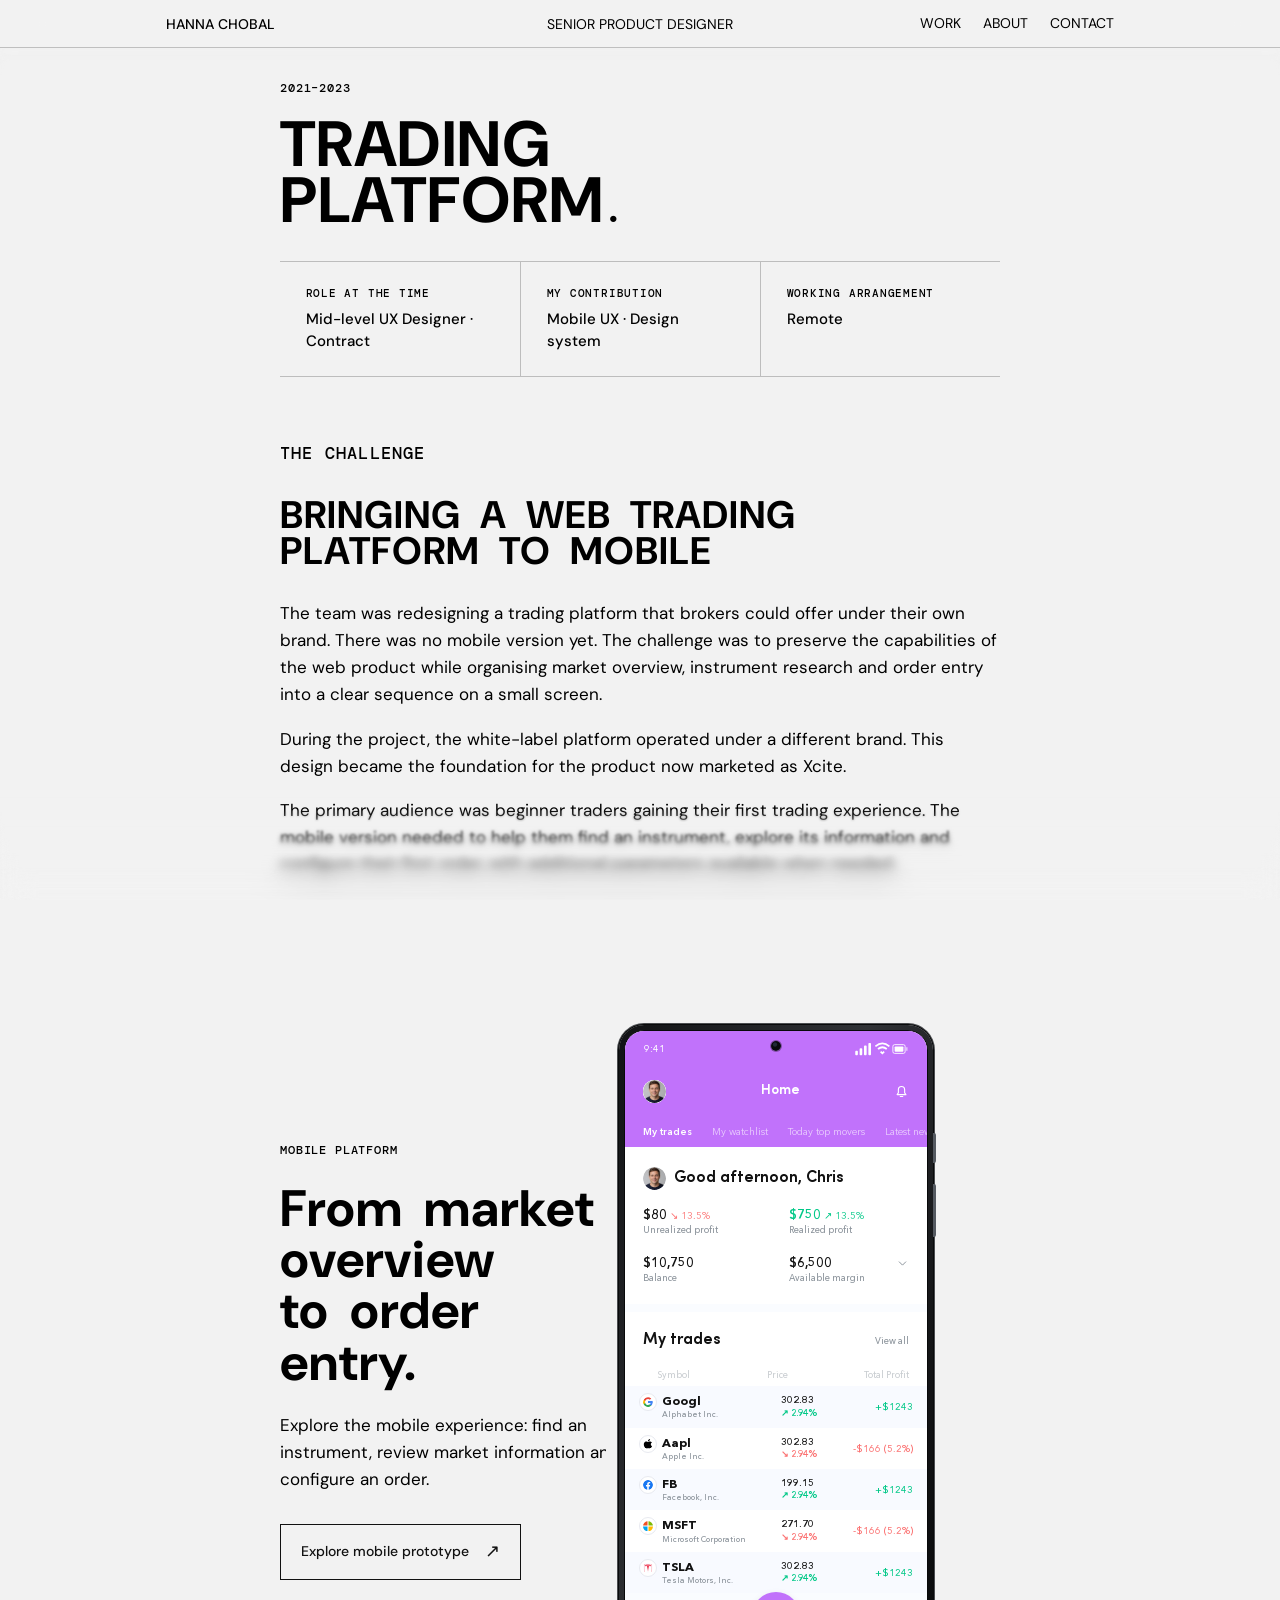
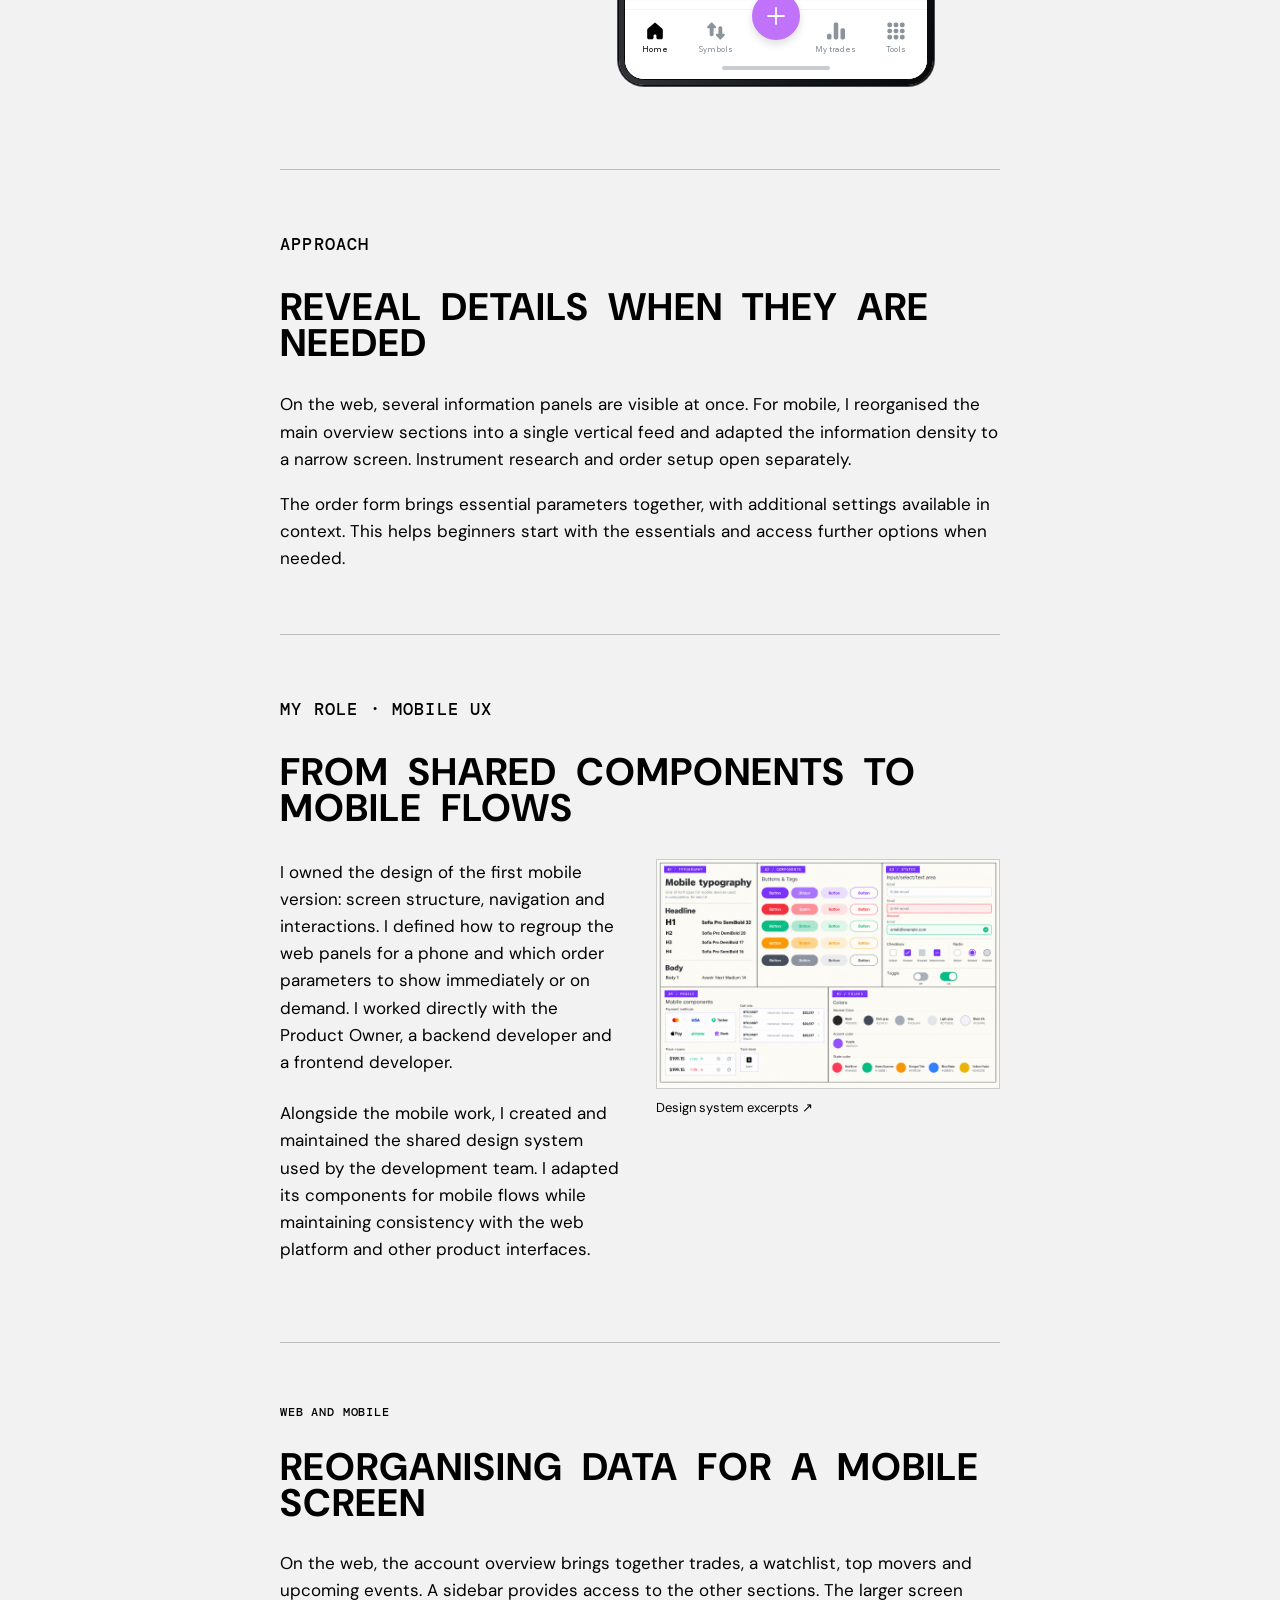
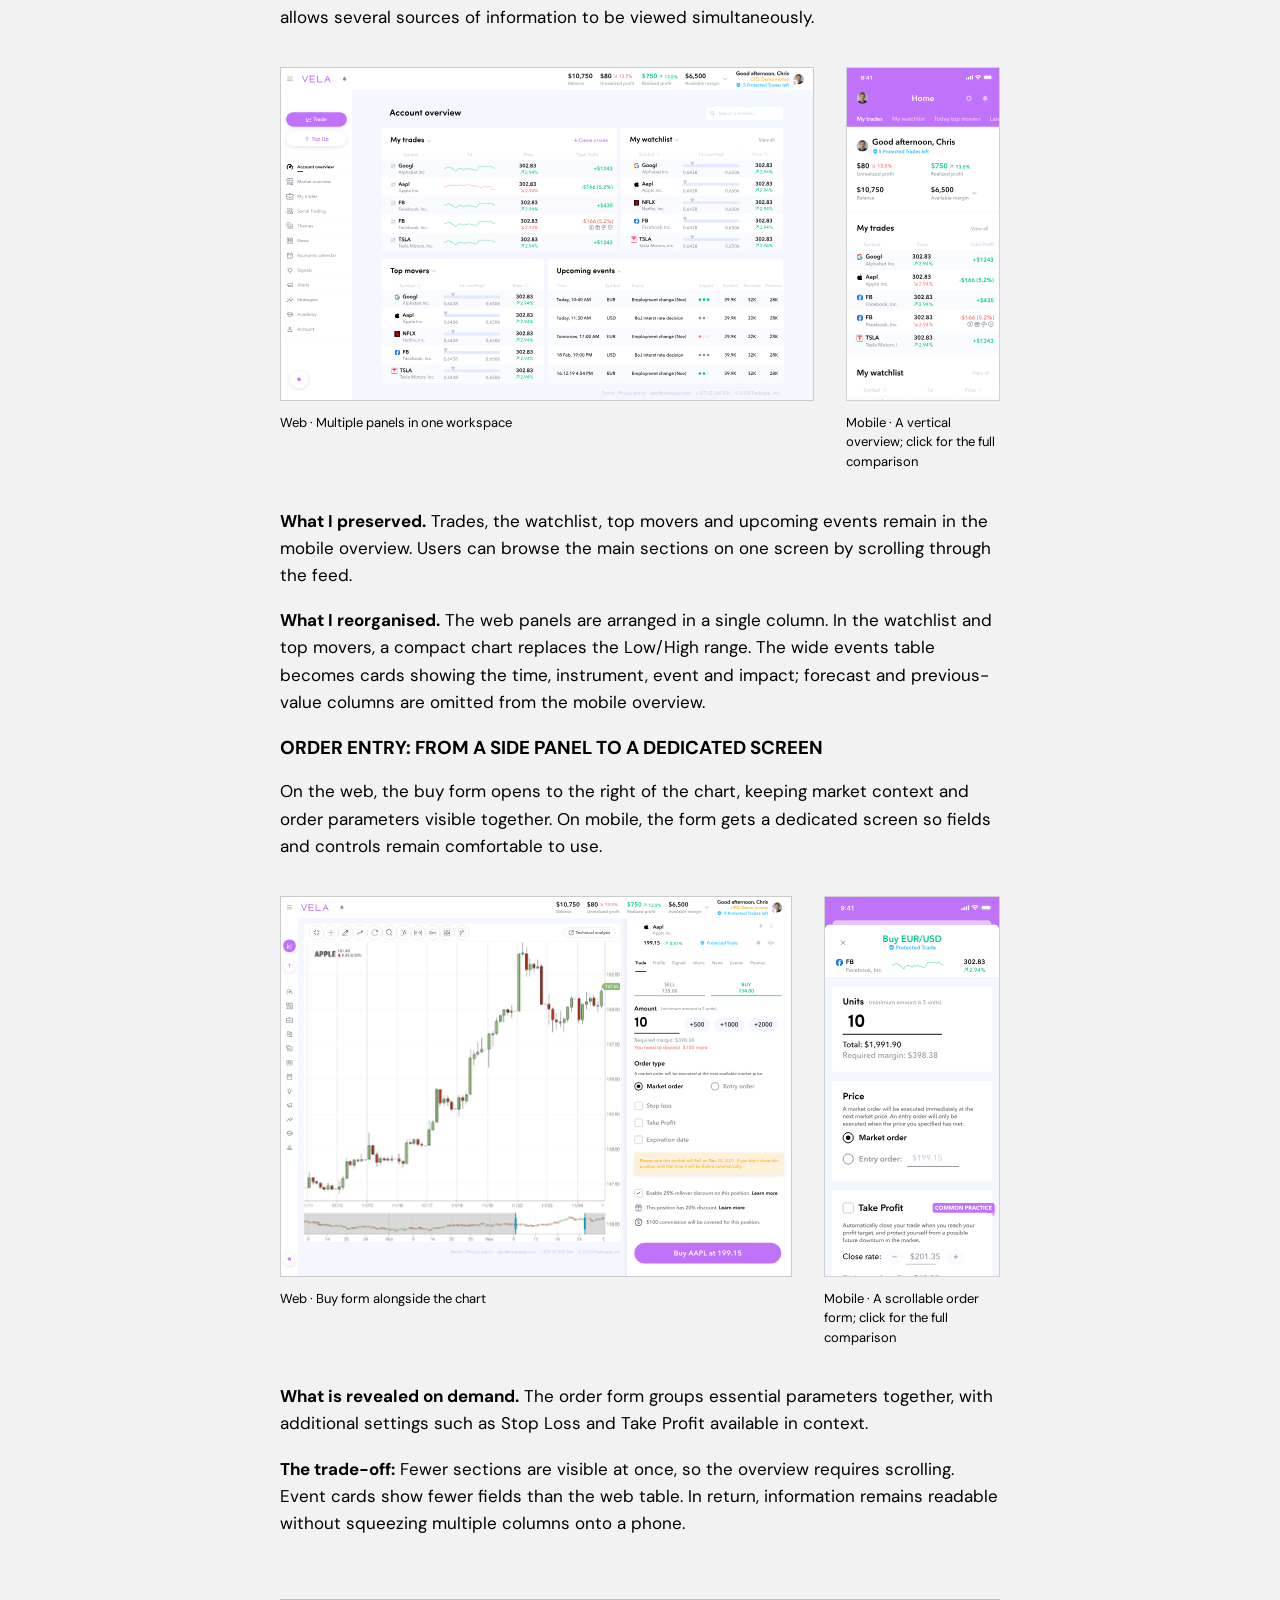
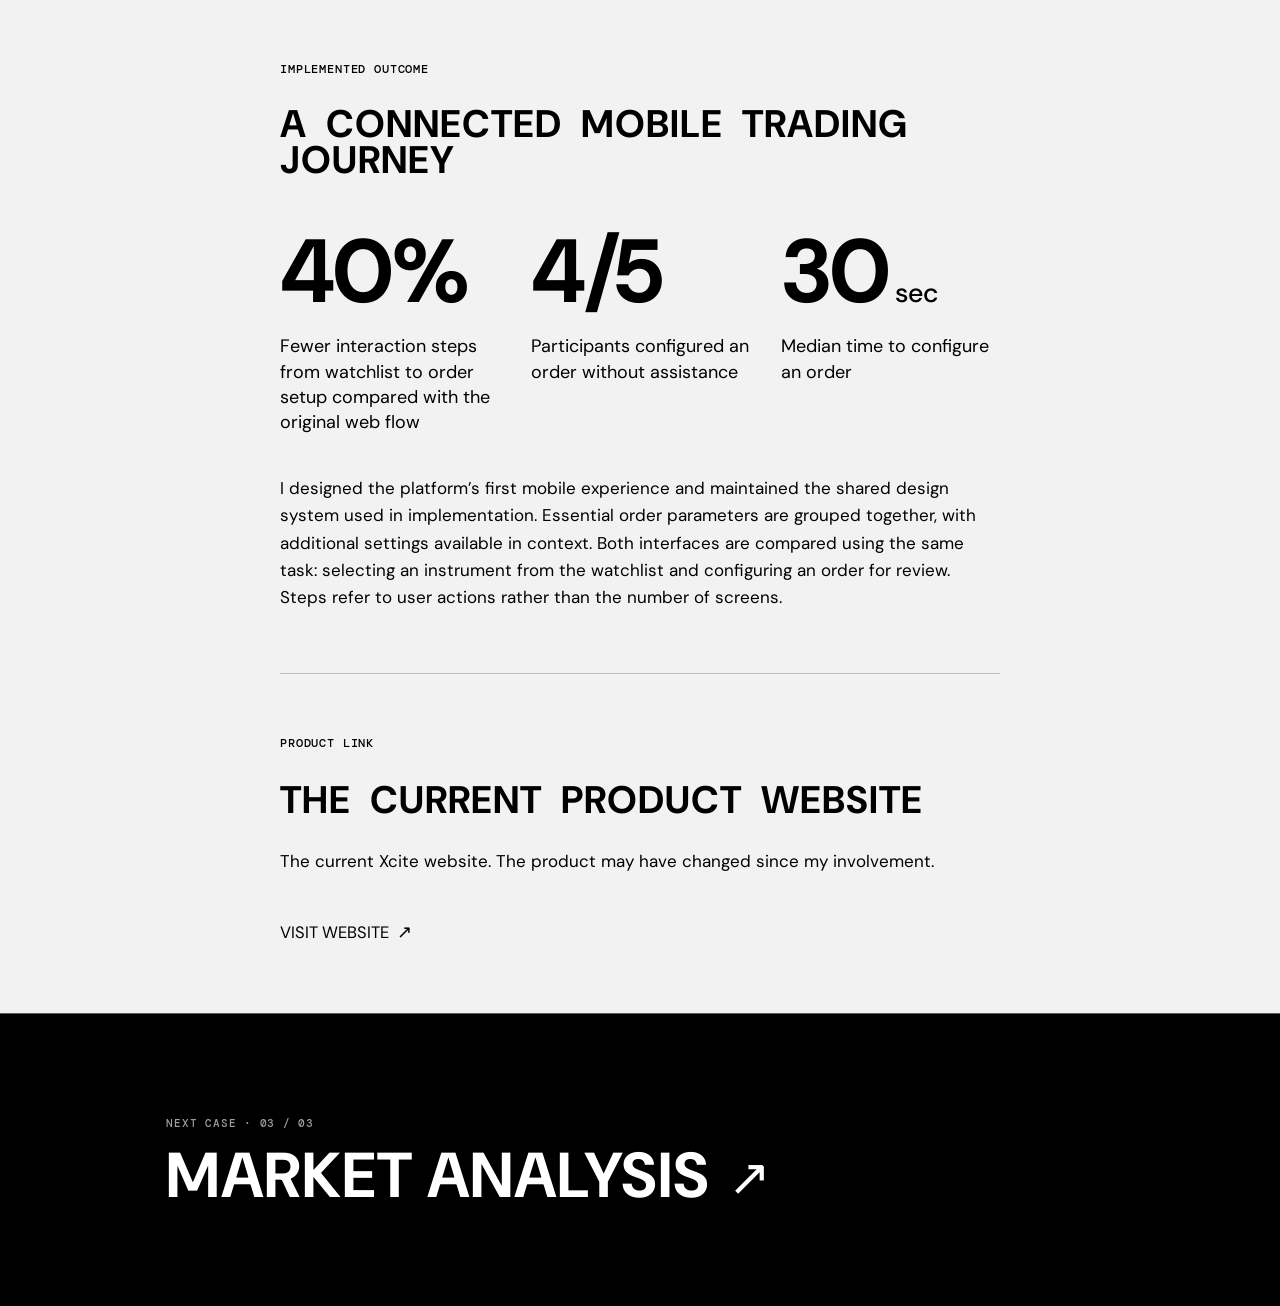
<file: work/trading-experience/case.html>
<!doctype html>
<html lang="en">
<head>
  <meta charset="utf-8" />
  <meta name="viewport" content="width=device-width,initial-scale=1" />
  <meta name="robots" content="noindex,nofollow,noarchive,nosnippet,noimageindex" />
  <meta name="referrer" content="no-referrer" />
  <meta name="description" content="Trading platform — mobile interface design and design system development. A case study by Hanna Chobal." />
  <title>Trading Platform — Hanna Chobal</title>
  <link rel="icon" href="../../assets/favicon.ico" sizes="any" />
  <link rel="icon" href="../../assets/favicon-hanna-chobal.svg" type="image/svg+xml" />
  <link rel="icon" href="../../assets/favicon-16x16.png" type="image/png" sizes="16x16" />
  <link rel="icon" href="../../assets/favicon-32x32.png" type="image/png" sizes="32x32" />
  <link rel="apple-touch-icon" href="../../assets/apple-touch-icon.png" sizes="180x180" />
  <link rel="stylesheet" href="../../styles.css" />
  <link rel="stylesheet" href="../../selection.css?v=20260928-selection" />
  <link rel="stylesheet" href="../service-workspace/case-study.css?v=20260829-2" />
  <link rel="stylesheet" href="trading-experience-case.css?v=20261030-comparison-4" />
  <link rel="stylesheet" href="../case-unification.css?v=20261016-spacing-64" />
  <link rel="stylesheet" href="../../interaction-system.css" />
  <link rel="stylesheet" href="../../global-header.css?v=20261022-gallery-release" />
  <link rel="stylesheet" href="../../button-system.css?v=20260901-2" />
  <link rel="stylesheet" href="../case-family.css?v=20261016-heading-inset" />
  <link rel="stylesheet" href="../../cursor-trail.css?v=20260901-2" />
  <link rel="stylesheet" href="mobile-demo-embed.css?v=20261022-english-public" />
  <script src="../../analytics-config.js"></script>
  <script defer src="../../analytics.js"></script>
  <script defer src="../market-analysis/market-analysis-gallery.js?v=20261022-gallery-release"></script>
  <script defer src="../../cursor-trail.js?v=20260901-2"></script>
  <link rel="stylesheet" href="../../input-states.css?v=20261021-prototype-isolation" />
<link rel="stylesheet" href="../../editorial-grid.css?v=20261022-gallery-release" />
  <link rel="stylesheet" href="../../case-interaction.css" />
  <link rel="stylesheet" href="design-system-preview.css" />
  <script defer src="../service-workspace/request-image-preview.js"></script>
  <script defer src="../../case-interaction.js"></script>
  <link rel="stylesheet" href="native-mobile-prototype.css?v=20261022-english-public" />
  <script defer src="../../assets/vendor/lightweight-charts/lightweight-charts-5.2.0.js"></script>
  <script defer src="interactive-trading-chart.js?v=20261022-english-public"></script>
  <script defer src="trade-export.js?v=20261022-english-public"></script>
  <script defer src="native-mobile-prototype.js?v=20261102-colour-avatar"></script>
</head>
<body data-site-ui class="workflow-page trading-experience-case-page unified-case-page">
  <div data-global-header data-root="../../"></div><script src="../../global-header.js?v=20261022-gallery-release"></script>
  <main id="main">
    <section class="workflow-hero">
      <p class="case-label">2021–2023</p>
      <h1>TRADING<br />PLATFORM<span>.</span></h1>
      <dl class="case-role" aria-label="Role and contribution"><div><dt>ROLE AT THE TIME</dt><dd>Mid-level UX Designer · Contract</dd></div><div><dt>MY CONTRIBUTION</dt><dd>Mobile UX · Design system</dd></div><div><dt>WORKING ARRANGEMENT</dt><dd>Remote</dd></div></dl>
    </section>
    <section class="project-snapshot" aria-labelledby="snapshot-title"><div><p class="case-label">THE CHALLENGE</p><h2 id="snapshot-title">BRINGING A WEB TRADING PLATFORM TO MOBILE</h2><p>The team was redesigning a trading platform that brokers could offer under their own brand. There was no mobile version yet. The challenge was to preserve the capabilities of the web product while organising market overview, instrument research and order entry into a clear sequence on a small screen.</p><p>During the project, the white-label platform operated under a different brand. This design became the foundation for the product now marketed as Xcite.</p><p>The primary audience was beginner traders gaining their first trading experience. The mobile version needed to help them find an instrument, explore its information and configure their first order, with additional parameters available when needed.</p></div></section>
    <section class="mobile-prototype-section" id="mobile-prototype-section" aria-labelledby="mobile-prototype-title">
      <div class="mobile-prototype-copy">
        <p class="case-label">MOBILE PLATFORM</p>
        <h2 id="mobile-prototype-title">From market overview<br />to order entry<span>.</span></h2>
        <p>Explore the mobile experience: find an instrument, review market information and configure an order.</p>
        <a class="mobile-prototype-open" href="prototype.html" target="_blank" rel="noopener" aria-label="Open the mobile prototype in a new tab">Explore mobile prototype <span aria-hidden="true">↗</span></a>
      </div>
      <div class="mobile-prototype-frame" id="mobile-trading-demo" role="region" aria-label="Interactive mobile trading prototype"></div>
    </section>
    <section class="workflow-content trading-experience-star">
      <article><p class="case-label">APPROACH</p><h2>REVEAL DETAILS WHEN THEY ARE NEEDED</h2><p>On the web, several information panels are visible at once. For mobile, I reorganised the main overview sections into a single vertical feed and adapted the information density to a narrow screen. Instrument research and order setup open separately.</p><p>The order form brings essential parameters together, with additional settings available in context. This helps beginners start with the essentials and access further options when needed.</p></article>
      <article><p class="case-label">MY ROLE · MOBILE UX</p><h2>FROM SHARED COMPONENTS TO MOBILE FLOWS</h2><div class="design-system-explanation"><div class="design-system-copy"><p>I owned the design of the first mobile version: screen structure, navigation and interactions. I defined how to regroup the web panels for a phone and which order parameters to show immediately or on demand. I worked directly with the Product Owner, a backend developer and a frontend developer.</p><p>Alongside the mobile work, I created and maintained the shared design system used by the development team. I adapted its components for mobile flows while maintaining consistency with the web platform and other product interfaces.</p></div><div class="design-system-preview"><figure>
        <a data-request-image data-hover-invite="View" data-preview-title="Trading platform design system" href="../../protected-assets/trading-platform/design-system-collage-v2.png" aria-label="View design system excerpts at full size">
          <img src="../../protected-assets/trading-platform/design-system-collage-v2.png" width="1536" height="1024" loading="lazy" alt="Design system excerpts: typography, buttons, fields and control states, mobile components and colours" />
        </a>
      <figcaption>Design system excerpts ↗</figcaption></figure></div></div></article>
    </section>
    <section class="case-chapters" aria-label="Design decisions and trade-offs">
      <article class="case-chapter"><div class="chapter-copy"><p class="case-label">WEB AND MOBILE</p><h2>REORGANISING DATA FOR A MOBILE SCREEN</h2><p>On the web, the account overview brings together trades, a watchlist, top movers and upcoming events. A sidebar provides access to the other sections. The larger screen allows several sources of information to be viewed simultaneously.</p><div class="platform-comparison"><figure><a data-hover-invite="View Fullscreen" href="comparison.html?view=overview" aria-label="Open the web and mobile comparison"><img src="../../protected-assets/trading-platform/web-account-overview.svg?v=20261102-colour-avatar" width="1440" height="900" loading="lazy" alt="Web account overview with multiple panels" /></a><figcaption>Web · Multiple panels in one workspace</figcaption></figure><figure class="comparison-mobile"><a data-hover-invite="View Fullscreen" href="comparison.html?view=overview" aria-label="Open the web and mobile comparison"><div class="comparison-mobile-viewport"><img src="../../protected-assets/trading-platform/mobile-demo/light-home.svg?v=20261102-colour-avatar" width="375" height="2066" loading="lazy" alt="Mobile overview in one vertical column" /></div></a><figcaption>Mobile · A vertical overview; click for the full comparison</figcaption></figure></div><p><strong>What I preserved.</strong> Trades, the watchlist, top movers and upcoming events remain in the mobile overview. Users can browse the main sections on one screen by scrolling through the feed.</p><p><strong>What I reorganised.</strong> The web panels are arranged in a single column. In the watchlist and top movers, a compact chart replaces the Low/High range. The wide events table becomes cards showing the time, instrument, event and impact; forecast and previous-value columns are omitted from the mobile overview.</p><h3>ORDER ENTRY: FROM A SIDE PANEL TO A DEDICATED SCREEN</h3><p>On the web, the buy form opens to the right of the chart, keeping market context and order parameters visible together. On mobile, the form gets a dedicated screen so fields and controls remain comfortable to use.</p><div class="platform-comparison"><figure><a data-hover-invite="View Fullscreen" href="comparison.html?view=order" aria-label="Open the web and mobile comparison"><img src="../../protected-assets/trading-platform/web-order-panel.svg?v=20261102-colour-avatar" width="1440" height="1071" loading="lazy" alt="Web: Apple chart and buy panel with amount, order type and additional settings" /></a><figcaption>Web · Buy form alongside the chart</figcaption></figure><figure class="comparison-mobile"><a data-hover-invite="View Fullscreen" href="comparison.html?view=order" aria-label="Open the web and mobile comparison"><div class="comparison-mobile-viewport"><img src="../../protected-assets/trading-platform/mobile-demo/source-trade-options.svg?v=20261030-header-2" width="375" height="1587" loading="lazy" alt="Mobile: dedicated order setup screen" /></div></a><figcaption>Mobile · A scrollable order form; click for the full comparison</figcaption></figure></div><p><strong>What is revealed on demand.</strong> The order form groups essential parameters together, with additional settings such as Stop Loss and Take Profit available in context.</p><p><strong>The trade-off:</strong> Fewer sections are visible at once, so the overview requires scrolling. Event cards show fewer fields than the web table. In return, information remains readable without squeezing multiple columns onto a phone.</p></div></article>

    </section>
    <section class="case-outcomes trading-experience-outcomes">
      <article><p class="case-label">IMPLEMENTED OUTCOME</p><h2>A CONNECTED MOBILE TRADING JOURNEY</h2><dl class="mobile-key-results" aria-label="Mobile trading scope"><div><dt>40%</dt><dd>Fewer interaction steps from watchlist to order setup compared with the original web flow</dd></div><div><dt>4/5</dt><dd>Participants configured an order without assistance</dd></div><div><dt>30<span class="metric-unit">sec</span></dt><dd>Median time to configure an order</dd></div></dl><p class="mobile-results-context">I designed the platform’s first mobile experience and maintained the shared design system used in implementation. Essential order parameters are grouped together, with additional settings available in context. Both interfaces are compared using the same task: selecting an instrument from the watchlist and configuring an order for review. Steps refer to user actions rather than the number of screens.</p></article>
    </section>
    <section class="workflow-content"><article><p class="case-label">PRODUCT LINK</p><h2>THE CURRENT PRODUCT WEBSITE</h2><p>The current Xcite website. The product may have changed since my involvement.</p><a class="external-product-link" href="https://tiebreak.dev/" target="_blank" rel="noopener noreferrer nofollow" referrerpolicy="no-referrer"><span class="text-button-label">VISIT WEBSITE</span> <span class="ui-arrow" aria-hidden="true">↗︎</span></a></article></section>
    <nav class="case-navigation" aria-label="Case study navigation"><a href="../market-analysis/index.html"><span>NEXT CASE · 03 / 03</span><strong>MARKET ANALYSIS</strong><b class="ui-arrow" aria-hidden="true">↗︎</b></a></nav>
  </main>
</body>
</html>
</file>
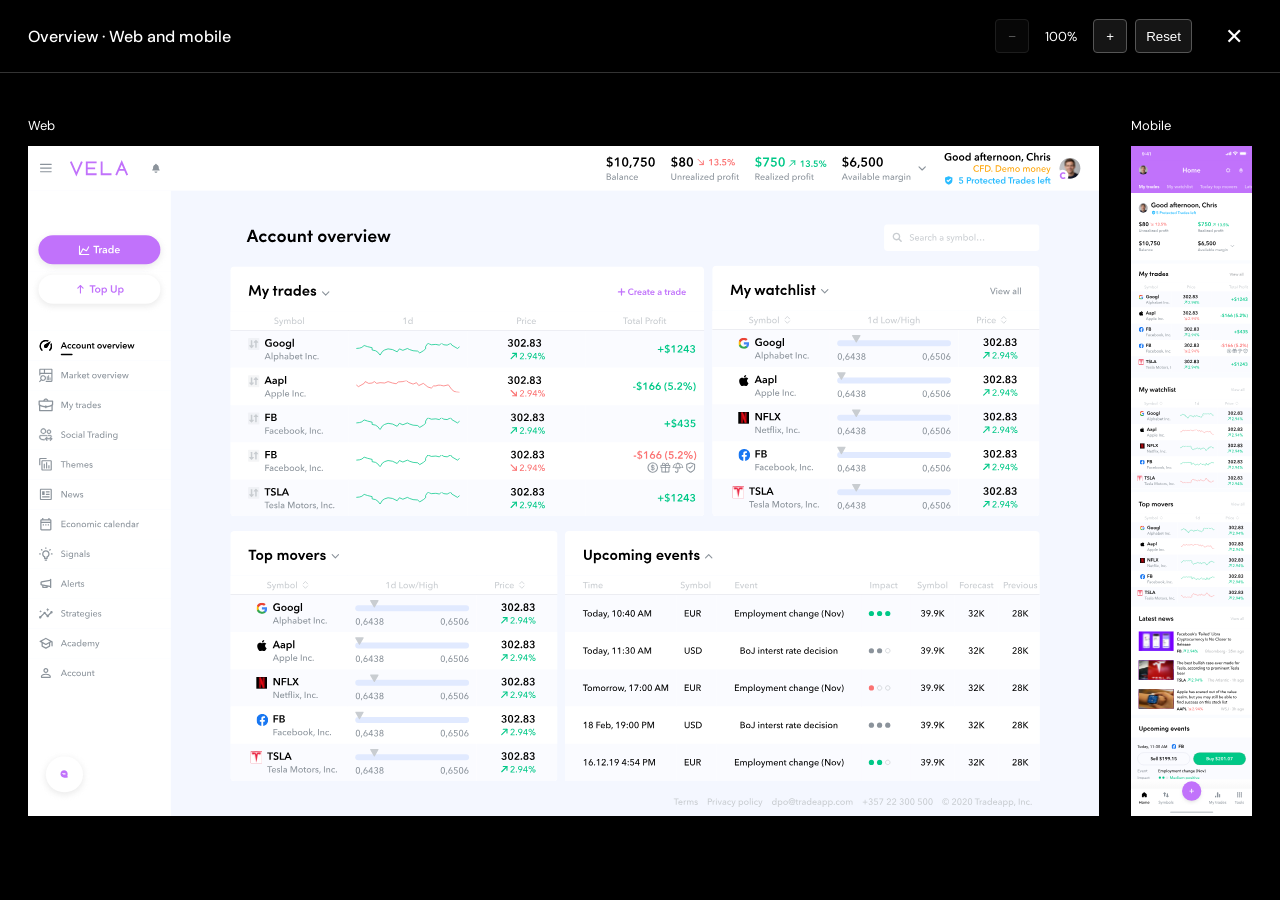
<file: work/trading-experience/comparison.html>
<!doctype html>
<html lang="en"><head><meta charset="utf-8"><meta name="viewport" content="width=device-width,initial-scale=1"><meta name="robots" content="noindex,nofollow"><title>Web and mobile — Hanna Chobal</title><link rel="stylesheet" href="../../fonts.css"><link rel="stylesheet" href="comparison.css?v=20261102-pan-pinch"><script defer src="comparison.js?v=20261102-colour-avatar"></script></head><body><header class="comparison-toolbar"><h1 id="comparison-title">Web and mobile</h1><div class="zoom-controls" aria-label="Comparison zoom"><button id="zoom-out" aria-label="Zoom out">−</button><output id="zoom-value" aria-live="polite">100%</output><button id="zoom-in" aria-label="Zoom in">+</button><button id="zoom-reset">Reset</button></div><a class="comparison-close" href="case.html" aria-label="Close comparison" title="Close">✕</a></header><main><div class="comparison-viewport"><div class="full-comparison"><figure><figcaption>Web</figcaption><button type="button" class="comparison-image" id="web-link"><img id="web-image" alt="Trading platform on web"></button></figure><figure class="full-mobile"><figcaption>Mobile</figcaption><button type="button" class="comparison-image" id="mobile-link"><img id="mobile-image" alt="Trading platform on mobile"></button></figure></div></div></main></body></html>
</file>
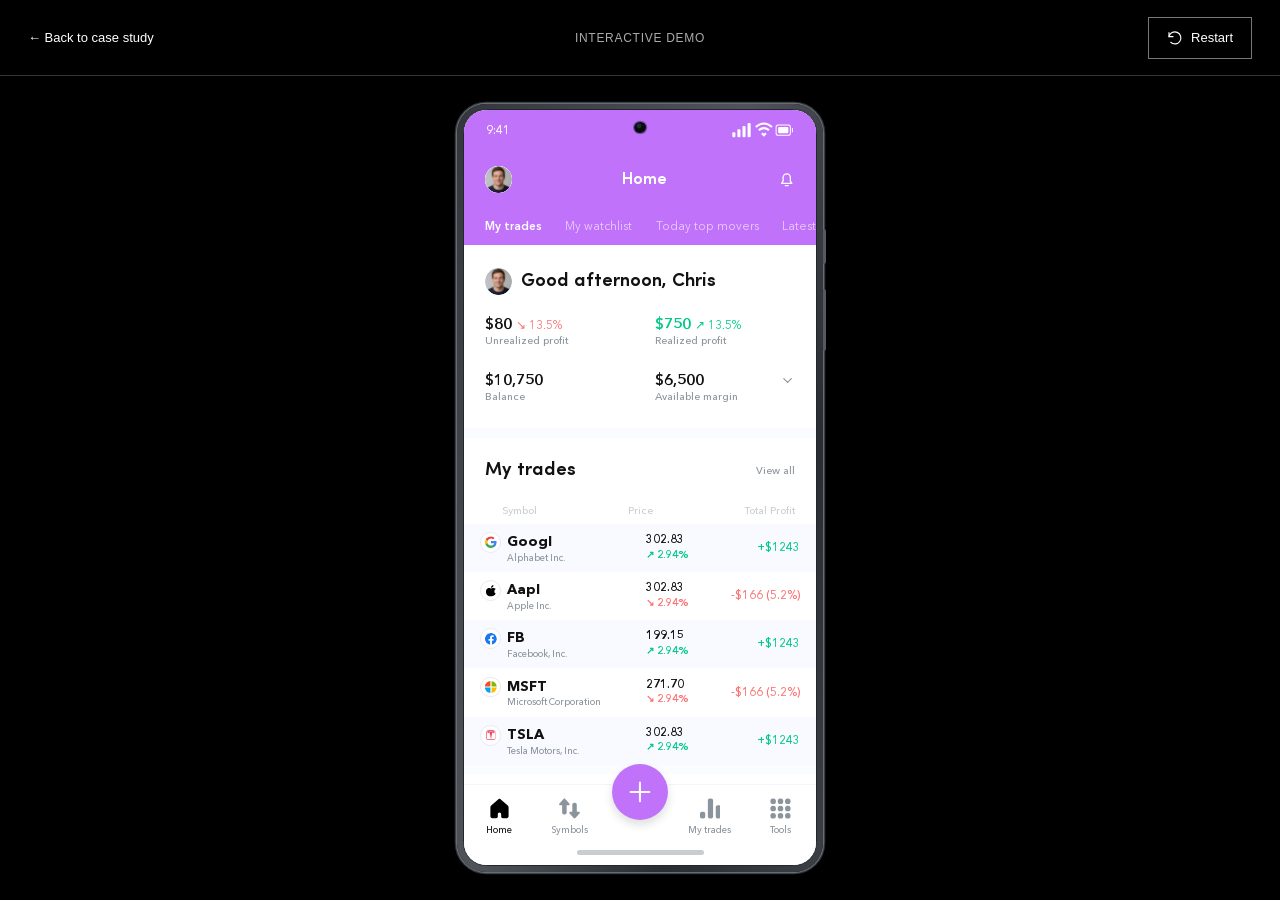
<file: work/trading-experience/prototype.html>
<!doctype html>
<html lang="en">
<head>
  <meta charset="utf-8" />
  <meta name="viewport" content="width=device-width,initial-scale=1" />
  <meta name="robots" content="noindex,nofollow" />
  <title>Interactive prototype — Trading platform</title>
  <link rel="stylesheet" href="native-mobile-prototype.css?v=20261022-english-public" />
  <link rel="stylesheet" href="prototype-page.css?v=20261022" />
  <script defer src="../../assets/vendor/lightweight-charts/lightweight-charts-5.2.0.js"></script>
  <script defer src="interactive-trading-chart.js?v=20261022-english-public"></script>
  <script defer src="trade-export.js?v=20261022"></script>
  <script defer src="native-mobile-prototype.js?v=20261022-english-public"></script>
  <script defer src="prototype-page.js?v=20261022"></script>
</head>
<body>
  <header class="prototype-toolbar">
    <a href="case.html#mobile-prototype-section">← Back to case study</a>
    <span>Interactive demo</span>
    <button type="button" id="restart-prototype"><svg width="16" height="16" viewBox="0 0 24 24" fill="none" stroke="currentColor" stroke-width="1.7" stroke-linecap="round" stroke-linejoin="round" aria-hidden="true"><path d="M3 10a9 9 0 1 1 2.6 8.4"/><path d="M3 4v6h6"/></svg><span>Restart</span></button>
  </header>
  <main class="prototype-stage">
    <div id="mobile-trading-demo" role="region" aria-label="Interactive mobile trading prototype" lang="en"></div>
  </main>
</body>
</html>
</file>
<file: styles.css>
@import url("fonts.css?v=20261013-local-fonts");
:root{--black:#000;--paper:#f2f2f2;--white:#fff;--line:rgba(0,0,0,.24);--mono:'DM Mono',monospace;--sans:'DM Sans',Arial,sans-serif}*{box-sizing:border-box}html{scroll-behavior:smooth}body{margin:0;background:var(--paper);color:#000;font-family:var(--sans);font-size:16px}a{color:inherit;text-decoration:none}.skip-link{position:fixed;top:-4rem;left:1rem;background:#fff;padding:.7rem;z-index:100}.skip-link:focus{top:1rem}.nav{position:fixed;z-index:10;top:0;left:0;width:100%;display:grid;grid-template-columns:1fr auto 1fr;align-items:center;padding:20px 28px;color:#000;mix-blend-mode:multiply;font:11px var(--mono);letter-spacing:.01em}.wordmark{font-weight:500}.wordmark span{font-size:7px;vertical-align:top}.nav-meta{justify-self:center;font-size:9px}.live-dot{display:inline-block;width:6px;height:6px;background:#000;border-radius:50%;margin-right:6px}.nav nav{justify-self:end;display:flex;gap:22px}.nav nav a{border-bottom:1px solid transparent}.nav nav a:hover,.nav nav a:focus{border-color:#000}.hero{height:100svh;min-height:660px;position:relative;overflow:hidden;background:var(--paper);color:#000;transition:background 1.5s ease}.hero.resolved{background:var(--paper);color:#000}.hero.resolved .hero-grid{opacity:1}.hero canvas{position:absolute;inset:0;width:100%;height:100%;pointer-events:none}.hero-grid{position:absolute;inset:0;opacity:0;transition:opacity 1s;pointer-events:none;background-image:linear-gradient(to right,rgba(0,0,0,.09) 1px,transparent 1px),linear-gradient(to bottom,rgba(0,0,0,.09) 1px,transparent 1px);background-size:calc((100vw - 56px)/12) 100%,100% 25%;mask-image:linear-gradient(to bottom,transparent,black 30%,black 75%,transparent)}.hero-copy{position:relative;z-index:2;height:100%;display:flex;flex-direction:column;justify-content:center;padding:80px 28px 100px}.eyebrow,.section-index,.project-type,.mono-label{font:10px var(--mono);letter-spacing:.04em}.eyebrow{margin:0 0 clamp(20px,4vw,60px)}.eyebrow span{margin:0 8px}.morph-stack{line-height:.78;letter-spacing:-.085em}.morph-word{font-size:clamp(3.3rem,9.55vw,10.5rem);margin:0;font-weight:700;white-space:nowrap;transition:opacity .4s}.morph-word:nth-child(2){padding-left:8vw}.morph-word:nth-child(3){padding-left:18vw}.morph-word.long{font-size:clamp(1.45rem,4.15vw,4.7rem);letter-spacing:-.065em;padding-left:34vw;margin-top:.23em}.hero-intro{display:grid;grid-template-columns:1fr 300px;gap:30px;margin:clamp(35px,6vh,70px) 8vw 0 34vw;font-size:14px;line-height:1.3}.hero-intro p{margin:0}.hero-role{font-weight:700}.hero-bottom{position:absolute;bottom:22px;left:28px;right:28px;z-index:2;border-top:1px solid currentColor;padding-top:9px;display:flex;justify-content:space-between;font:9px var(--mono)}.down-arrow{font-size:18px;line-height:9px}.hero-tech{position:absolute;z-index:2;font:9px var(--mono);opacity:0;transition:opacity .8s}.resolved .hero-tech{opacity:.55}.hero-tech-a{top:25%;right:28px}.hero-tech-b{top:64%;left:28px}.section{padding:130px 28px}.section-head{display:grid;grid-template-columns:2fr 5fr 2fr;gap:24px;align-items:start;border-top:1px solid var(--line);padding-top:10px;margin-bottom:88px}.section-index{margin:0}.section-head h2,.approach h2,.ai h2,.contact h2{font-size:clamp(3.8rem,9.5vw,10rem);line-height:.77;letter-spacing:-.09em;margin:0;font-weight:700}.period{font-family:var(--mono);font-size:.45em}.section-aside{font:11px/1.45 var(--mono);margin:5px 0 0}.capabilities{display:grid;grid-template-columns:repeat(12,1fr);gap:0}.capability{border-top:1px solid var(--line);padding:12px 0 52px;min-height:270px;display:grid;grid-template-columns:54px 1fr;gap:15px;grid-column:span 6}.capability:nth-child(even){padding-left:20px;border-left:1px solid var(--line)}.capability.featured{grid-column:span 12;min-height:360px}.capability span{font:10px var(--mono)}.capability h3{font-size:clamp(2rem,4.2vw,4.5rem);line-height:.82;letter-spacing:-.07em;margin:0}.capability h3 i{font-style:normal;font-family:var(--mono);font-weight:400}.capability p{grid-column:2;max-width:350px;margin:22px 0 0;font-size:14px;line-height:1.35}.work,.about{background:#000;color:#fff}.inverse{border-color:rgba(255,255,255,.33)}.project-list{border-top:1px solid rgba(255,255,255,.33)}.project{border-bottom:1px solid rgba(255,255,255,.33)}.project-link{display:block;padding:20px 0}.project-visual{height:470px;position:relative;overflow:hidden;background:#e8e8e8;color:#000}.project-info{display:grid;grid-template-columns:8.33% 1fr auto;padding:15px 0 20px;gap:20px}.project-number{font:10px var(--mono);margin:0}.project-type{margin:0 0 15px}.project-info h3{font-size:clamp(1.8rem,4vw,4rem);letter-spacing:-.07em;line-height:.84;margin:0}.project-info div>p:not(.project-type){max-width:360px;font-size:13px;line-height:1.35}.project-info ul{padding:0;margin:18px 0 0;display:flex;gap:8px;flex-wrap:wrap;list-style:none;font:9px var(--mono)}.project-info li{border:1px solid rgba(255,255,255,.4);padding:5px 7px}.case-arrow{font:32px var(--mono);transition:transform .25s}.project-link:hover .case-arrow{transform:translate(5px,-5px)}.workflow-visual{padding:18px;display:flex;font:9px var(--mono);background:#e1e1e1}.wf-side{width:22%;background:#111;color:#eee;padding:22px;display:flex;flex-direction:column;gap:15px}.wf-side b{font-size:10px;margin-bottom:20px}.wf-side span{opacity:.55}.wf-main{width:78%;padding:18px 28px;background:#f4f4f4}.wf-top{display:flex;justify-content:space-between;border-bottom:1px solid #aaa;padding-bottom:12px}.wf-flow{display:flex;align-items:center;justify-content:space-between;margin:80px 6%}.wf-flow b{font-size:10px;border:1px solid #888;padding:10px}.wf-flow b.active{background:#000;color:#fff}.wf-flow em{height:1px;background:#999;flex:1}.wf-cards{display:flex;gap:12px}.wf-cards div{border:1px solid #aaa;padding:15px;width:50%;display:grid;gap:8px}.wf-cards small{font-size:8px}.wf-cards strong{font-size:15px}.wf-cards span{font-size:9px}.corner-label,.data-visual>span,.system-visual>span{position:absolute;bottom:14px;left:18px;font:9px var(--mono)}.project-grid{display:grid;grid-template-columns:1fr 1fr;gap:20px}.project-grid .project{border-bottom:0}.project-grid .project-visual{height:360px}.data-visual{background:#d6d6d6;padding:50px}.chart-bars{height:210px;display:flex;align-items:end;gap:7%;border-bottom:1px solid #222}.chart-bars i{width:6%;background:#000}.chart-bars i:nth-child(1){height:22%}.chart-bars i:nth-child(2){height:53%}.chart-bars i:nth-child(3){height:39%}.chart-bars i:nth-child(4){height:75%}.chart-bars i:nth-child(5){height:48%}.chart-bars i:nth-child(6){height:92%}.chart-bars i:nth-child(7){height:61%}.chart-bars i:nth-child(8){height:84%}.chart-lines{border-top:1px solid #888;border-bottom:1px solid #888;height:62px;margin-top:18px}.system-visual{background:#f4f4f4}.component{position:absolute;border:1px solid #000;background:#fff}.c1{width:28%;height:39%;left:16%;top:22%}.c2{width:35%;height:25%;left:46%;top:14%}.c3{width:28%;height:34%;left:50%;top:53%;background:#000}.c4{width:18%;height:14%;left:25%;top:66%}.evolution-visual{display:flex;align-items:center;justify-content:center;gap:4vw;font-size:clamp(2rem,7vw,8rem);font-weight:700;letter-spacing:-.09em;background:#dadada}.evolution-visual i{font:40px var(--mono);font-style:normal}.evolution-visual span{opacity:.35}.evolution-visual small{position:absolute;bottom:20px;font:9px var(--mono);letter-spacing:0}.process{background:#ddd}.process-list{border-top:1px solid var(--line)}.process-step{display:grid;grid-template-columns:16% 37% 1fr;gap:20px;border-bottom:1px solid var(--line);padding:20px 0;opacity:.3;transition:opacity .25s}.process-step.active,.process-step:hover{opacity:1}.process-step span{font:11px var(--mono)}.process-step h3{font-size:clamp(2rem,5vw,5.4rem);letter-spacing:-.08em;line-height:.8;margin:0}.process-step p{max-width:360px;font-size:14px;line-height:1.4;margin:0}.approach{min-height:100vh;background:#fff}.approach-grid{display:grid;grid-template-columns:2fr 1fr;gap:8%;margin:12vh 8vw}.approach h2 span{font-family:var(--mono);font-size:.43em;letter-spacing:-.06em}.approach-copy{font-size:15px;line-height:1.35;max-width:420px}.approach-copy p{margin:0 0 22px}.approach-data{border-top:1px solid var(--line);border-bottom:1px solid var(--line);padding:12px 0;display:flex;justify-content:space-between;align-items:center;font:9px var(--mono)}.approach-data b{font-weight:500}.about-grid{display:grid;grid-template-columns:1.1fr 1fr;gap:10%;margin-left:25%;max-width:1050px}.about-copy{font-size:clamp(1.25rem,2vw,2rem);line-height:1.17;letter-spacing:-.04em}.about-copy p{margin:0 0 22px}.skills{font-size:12px;line-height:1.4}.skills>div{border-top:1px solid rgba(255,255,255,.35);padding:12px 0}.skills h3{font:10px var(--mono);margin:0 0 8px}.skills p{margin:0}.ai{background:#d8d8d8;min-height:80vh}.ai-grid{display:grid;grid-template-columns:1.25fr 1fr;gap:10%;margin:14vh 8vw}.ai h2 span{font-family:var(--mono);font-size:.55em;letter-spacing:-.07em}.ai-grid>div>p{font-size:clamp(1.15rem,1.8vw,1.8rem);line-height:1.23;letter-spacing:-.035em;max-width:510px}.ai-line{display:grid;grid-template-columns:1fr auto;gap:15px;border-top:1px solid #000;margin-top:70px;padding-top:10px;font:10px var(--mono)}.ai-line i{display:none}.ai-line b{font-weight:500;text-align:right}.contact{min-height:90svh;background:#000;color:#fff;padding:130px 28px 28px;display:flex;flex-direction:column;justify-content:space-between}.contact h2{font-size:clamp(4rem,11vw,12rem);margin-top:7vh}.contact h2 span{font-family:var(--mono);font-size:.58em;letter-spacing:-.07em}.contact-bottom{display:flex;align-items:end;justify-content:space-between;border-top:1px solid rgba(255,255,255,.4);padding-top:15px}.contact-bottom p{font-size:14px;line-height:1.3;margin:0}.contact-cta{font-size:clamp(1.7rem,4.2vw,4.5rem);letter-spacing:-.07em;font-weight:700}.contact-cta span{font-family:var(--mono);font-weight:400}footer{background:#000;color:#fff;border-top:1px solid rgba(255,255,255,.4);padding:14px 28px 20px;display:flex;justify-content:space-between;font:9px var(--mono)}footer a:hover{text-decoration:underline}@media(max-width:700px){.nav{grid-template-columns:1fr auto;padding:16px}.nav-meta{display:none}.nav nav{gap:13px;font-size:9px}.hero{min-height:620px}.hero-copy{padding:70px 16px}.morph-word{font-size:clamp(3rem,14vw,5rem)}.morph-word:nth-child(2){padding-left:3vw}.morph-word:nth-child(3){padding-left:8vw}.morph-word.long{padding-left:0;font-size:clamp(1.42rem,6vw,2rem);white-space:normal;line-height:.95;margin-top:.6em}.hero-intro{display:block;margin:50px 0 0 8vw;max-width:260px}.hero-intro .hero-role{margin-bottom:10px}.hero-bottom{left:16px;right:16px}.hero-tech-b{left:16px}.hero-tech-a{right:16px;top:21%}.section{padding:88px 16px}.section-head{grid-template-columns:1fr;gap:20px;margin-bottom:52px}.section-aside{max-width:250px}.capability,.capability.featured{grid-column:span 12;min-height:0;padding:12px 0 36px}.capability:nth-child(even){padding-left:0;border-left:0}.capability h3{font-size:2.3rem}.project-visual{height:280px}.workflow-visual{padding:8px}.wf-side{padding:10px;width:28%}.wf-main{width:72%;padding:10px}.wf-top{font-size:7px}.wf-flow{margin:45px 0}.wf-flow b{font-size:7px;padding:6px}.wf-cards{display:none}.project-info{grid-template-columns:28px 1fr auto;gap:8px}.project-info h3{font-size:2rem}.project-info ul{display:none}.project-grid{grid-template-columns:1fr;gap:0}.project-grid .project-visual{height:260px}.evolution-visual{height:260px;flex-wrap:wrap;gap:12px;padding:30px;font-size:2.5rem}.evolution-visual i{font-size:22px}.process-step{grid-template-columns:30px 1fr;gap:8px}.process-step p{grid-column:2;font-size:13px}.approach-grid,.ai-grid{grid-template-columns:1fr;margin:9vh 0;gap:45px}.approach-data{display:grid;grid-template-columns:1fr 1fr;gap:8px}.approach-data i{display:none}.about-grid{grid-template-columns:1fr;margin-left:0;gap:50px}.ai-line{grid-template-columns:1fr;gap:8px;margin-top:40px}.ai-line b{text-align:left}.contact{padding:90px 16px 16px;min-height:670px}.contact-bottom{display:block}.contact-cta{display:block;margin-top:35px}footer{padding:14px 16px;gap:12px;flex-wrap:wrap}footer span:nth-child(2){display:none}}

/* Keep the portfolio centered on extra-wide displays. */
@media(min-width:1921px){body{max-width:1920px!important;margin-inline:auto!important;} .global-header,.nav{max-width:1920px!important;width:1920px!important;left:calc((100vw - 1920px)/2)!important;right:auto!important;}}
</file>
<file: work.css>
.work-index{padding-bottom:0}.work-intro{font-size:13px;line-height:1.35}.work-intro>p{max-width:265px;margin:0 0 23px}.work-counter{font:10px/1.5 var(--mono);padding-top:12px;border-top:1px solid rgba(255,255,255,.35)}.case-index{border-top:1px solid rgba(255,255,255,.35)}.case{border-bottom:1px solid rgba(255,255,255,.35);padding:15px 0 34px}.case-link{display:block}.case-heading{display:grid;grid-template-columns:8.33% 1fr auto;gap:14px;margin-bottom:14px;font:10px var(--mono);align-items:start}.case-heading p,.case-heading b{margin:0;font-weight:400}.case-heading b{opacity:.65;text-align:right}.case-visual{overflow:hidden;position:relative;transition:transform .45s cubic-bezier(.2,.8,.2,1)}.case-link:hover .case-visual{transform:scale(1.012)}.case-link:hover .case-heading span{opacity:.35}.case-link:hover .case-cta b,.case-link:hover .case-copy aside>span b{display:inline-block;transform:translateX(5px)}.enterprise-visual{height:560px;background:#e4e4e4;color:#000;display:flex;padding:18px;font:10px var(--mono)}.enterprise-rail{width:19%;background:#111;color:#f2f2f2;padding:26px 18px;display:flex;flex-direction:column;gap:18px}.enterprise-rail span{opacity:.5}.enterprise-rail .active{opacity:1;border-left:2px solid #fff;padding-left:8px}.enterprise-main{width:81%;padding:20px 30px;background:#f8f8f8}.enterprise-top{display:flex;justify-content:space-between;padding-bottom:14px;border-bottom:1px solid #aaa}.enterprise-top b{font-weight:400;background:#000;color:#fff;padding:4px 6px}.enterprise-path{display:flex;align-items:center;justify-content:center;flex-wrap:wrap;gap:8px;margin:60px 0 44px}.enterprise-path i{font-style:normal;border:1px solid #888;padding:8px 6px;font-size:8px}.enterprise-path em{font-style:normal;color:#777}.enterprise-panels{display:grid;grid-template-columns:repeat(3,1fr);gap:10px}.enterprise-panels div{min-height:130px;padding:15px;border:1px solid #aaa;display:flex;flex-direction:column;gap:8px}.enterprise-panels small{font-size:8px}.enterprise-panels strong{font:15px var(--sans);letter-spacing:0}.enterprise-panels p{font-size:8px;margin:0;color:#555}.visual-note{position:absolute;left:18px;bottom:12px;font-size:8px}.case-copy{display:grid;grid-template-columns:8.33% 1fr 31%;gap:14px;padding-top:18px}.case-copy>div{grid-column:2}.case-category{font:10px var(--mono);margin:0 0 14px}.case-copy h3{font-size:clamp(2rem,4vw,4.4rem);line-height:.95;margin:0;max-width:780px}.case-desc{max-width:530px;font-size:14px;line-height:1.35;margin:20px 0}.case-copy ul{padding:0;margin:18px 0;list-style:none;display:flex;flex-wrap:wrap;gap:6px;font:9px var(--mono)}.case-copy li{border:1px solid rgba(255,255,255,.45);padding:5px 6px}.case-copy aside{grid-column:3;align-self:end}.case-highlight{font-size:clamp(1.4rem,2.5vw,2.65rem);letter-spacing:0;line-height:.95;font-weight:700;margin:0 0 35px}.case-copy aside>span,.case-cta{font:11px var(--mono);display:block;margin-top:28px}.case-copy aside>span b,.case-cta b{transition:transform .25s;font-size:18px;font-weight:400}.case-split{display:grid;grid-template-columns:5fr 7fr;gap:7%;align-items:center}.case-split>.case-copy{display:block;padding:35px 0}.case-split>.case-copy .case-cta{margin-top:32px}.case-split>.case-copy .case-desc{max-width:390px}.trading-platform-visual{height:520px;background:#e2e2e2;color:#000;padding:35px;display:flex;align-items:center;justify-content:center;gap:10%;font-family:var(--mono)}.phone{width:185px;height:380px;border:6px solid #111;border-radius:27px;background:#f7f7f7;padding:42px 18px 18px;display:flex;flex-direction:column;gap:24px}.phone small{font-size:8px}.phone strong{font:21px/.9 var(--sans);letter-spacing:0}.balance{font-size:20px;border-top:1px solid #aaa;padding-top:12px}.phone button{margin-top:auto;background:#000;color:#fff;border:0;padding:11px;font:9px var(--mono)}.back-office{width:44%;height:290px;border:1px solid #777;background:#f8f8f8;padding:22px;display:flex;flex-direction:column;gap:17px}.back-office small{font-size:8px}.bo-line{height:9px;background:#222}.bo-line.w1{width:70%}.bo-line.w2{width:45%;background:#aaa}.bo-row{display:flex;align-items:end;gap:12px;border-top:1px solid #777;padding-top:25px;height:120px}.bo-row i{width:18%;background:#000}.bo-row i:first-child{height:50%}.bo-row i:nth-child(2){height:80%}.bo-row i:last-child{height:35%}.back-office span{font-size:8px;margin-top:auto}.projectium-visual{height:410px;background:#f1f1f1;color:#000;padding:35px;display:flex;align-items:center;justify-content:center;gap:10%}.feed-card{width:260px;height:280px;background:#fff;border:1px solid #000;padding:25px;display:flex;flex-direction:column;gap:17px;font:10px var(--mono)}.feed-card b{font:25px/.95 var(--sans);letter-spacing:0}.feed-card i{height:10px;background:#ccc}.feed-card i:nth-last-child(2){width:75%}.feed-card i:last-child{width:40%}.journey{width:35%;font:9px var(--mono);display:flex;flex-direction:column;gap:12px}.journey b{font:15px var(--sans);letter-spacing:0}.journey em{border-left:1px solid #000;height:28px;margin-left:5px}.market-analysis-visual{height:420px;background:#dbdbdb;color:#000;padding:52px;font:10px var(--mono)}.market-search{background:#f8f8f8;border:1px solid #777;padding:13px 16px;display:flex;justify-content:space-between}.market-table{margin-top:14px;border:1px solid #777;background:#f8f8f8}.market-table>div{display:grid;grid-template-columns:1.7fr 1fr .8fr;padding:13px 16px;border-bottom:1px solid #bbb}.market-table>div:last-child{border:0}.market-table>div:first-child{font-size:8px;color:#666}.market-table i,.market-table em{font-style:normal;font-size:8px}.market-table em{color:#555}.market-analysis-visual>small{position:absolute;bottom:20px;left:52px;font-size:8px}.work-transition{padding:clamp(100px,16vw,210px) 0 110px;border-bottom:1px solid rgba(255,255,255,.35)}.work-transition p{font-size:clamp(3.4rem,9vw,9rem);line-height:.95;letter-spacing:0;font-weight:700;margin:0 0 24px}.work-transition p span{font-family:var(--mono);font-size:.5em}.work-transition b{display:block;margin-left:33.33%;max-width:440px;font-size:clamp(1.2rem,2vw,2rem);line-height:1.1;letter-spacing:0}@media(max-width:700px){.case-heading{grid-template-columns:30px 1fr;gap:8px}.case-heading b{grid-column:2;text-align:left;font-size:8px}.enterprise-visual{height:410px;padding:8px}.enterprise-rail{width:27%;padding:15px 9px;font-size:8px;gap:13px}.enterprise-main{width:73%;padding:12px}.enterprise-top{font-size:7px}.enterprise-top span:last-child{display:none}.enterprise-path{margin:35px 0 20px;gap:3px}.enterprise-path i{font-size:6px;padding:5px}.enterprise-path em{font-size:8px}.enterprise-panels{grid-template-columns:1fr}.enterprise-panels div{display:none}.enterprise-panels div:first-child{display:flex;min-height:80px}.case-copy{display:block;padding-top:14px}.case-copy h3{font-size:2rem}.case-copy aside{margin-top:35px}.case-highlight{font-size:1.65rem;margin-bottom:20px}.case-split{grid-template-columns:1fr;gap:0}.case-projectium .case-visual{order:2}.trading-platform-visual{height:350px;padding:18px;gap:7%}.phone{width:135px;height:290px;border-width:4px;border-radius:20px;padding:27px 13px 13px;gap:15px}.phone strong{font-size:16px}.back-office{height:225px;width:42%;padding:13px}.projectium-visual{height:310px;padding:18px}.feed-card{width:160px;height:225px;padding:16px}.feed-card b{font-size:18px}.journey{font-size:7px}.journey b{font-size:11px}.market-analysis-visual{height:310px;padding:25px}.market-table>div{padding:10px;font-size:8px}.market-analysis-visual>small{left:25px;bottom:12px;font-size:6px}.work-transition{padding:100px 0 85px}.work-transition b{margin-left:17%;font-size:1.3rem}.case-desc{font-size:13px}}
</file>
<file: refined-hero.css>
/* Refined hero: typography and empty space carry the visual identity. */
.hero{min-height:720px}.hero-grid{background-image:linear-gradient(to right,rgba(0,0,0,.055) 1px,transparent 1px);background-size:calc((100vw - 56px)/12) 100%;mask-image:linear-gradient(to bottom,transparent 27%,rgba(0,0,0,.42) 45%,rgba(0,0,0,.42) 70%,transparent 84%)}.hero-copy{padding:94px 6.5vw 105px;justify-content:center}.eyebrow{margin-bottom:clamp(34px,5.5vh,72px);letter-spacing:.08em}.morph-stack{line-height:.91;letter-spacing:.012em;max-width:1000px}.morph-word{font-size:clamp(3.2rem,8.1vw,8.8rem);font-weight:700;letter-spacing:.012em}.morph-word:nth-child(2){padding-left:6.1vw}.morph-word:nth-child(3){padding-left:12.2vw}.morph-word.long{font-size:clamp(1.45rem,3.35vw,3.85rem);line-height:.95;letter-spacing:.02em;padding-left:24.4vw;margin-top:clamp(26px,4vh,54px)}.morph-word.experiences{padding-left:24.4vw;margin-top:.08em}.hero-intro{margin:clamp(45px,7vh,80px) 0 0 24.4vw;grid-template-columns:145px 330px;gap:26px;font-size:15px;line-height:1.42}.hero-tech{font-size:8px;letter-spacing:.05em;opacity:0}.resolved .hero-tech{opacity:.34}.hero-tech-a{top:30%;right:6.5vw}.hero-tech-b{top:auto;bottom:18%;left:6.5vw}.hero-bottom{left:6.5vw;right:6.5vw}.hero.resolved canvas{opacity:.28;transition:opacity 0.8064s ease}.nav{padding-left:6.5vw;padding-right:6.5vw}.nav-meta{opacity:.62}.live-dot{width:5px;height:5px}@media(max-width:700px){.hero{min-height:650px}.hero-copy{padding:78px 22px 92px}.morph-stack{line-height:.96}.morph-word{font-size:clamp(2.9rem,13vw,4.7rem);letter-spacing:.005em}.morph-word:nth-child(2){padding-left:3vw}.morph-word:nth-child(3){padding-left:6vw}.morph-word.long,.morph-word.experiences{font-size:clamp(1.35rem,6.3vw,2rem);padding-left:12vw;margin-top:26px;letter-spacing:.015em}.morph-word.experiences{margin-top:3px}.hero-intro{margin:47px 0 0 12vw;display:block;max-width:265px;font-size:14px}.hero-role{margin-bottom:8px}.hero-tech-a{right:22px;top:23%}.hero-tech-b{display:none}.hero-bottom{left:22px;right:22px}.nav{padding-left:22px;padding-right:22px}}

/* Share the case-link styling and the hero's existing flex gap. */
.hero-copy > .hero-work-link {
  margin: 0;
  flex-shrink: 0;
  align-self: flex-start;
  border: 1px solid #000;
  padding: 10.4px 16px;
  min-height: 38.4px;
}
.hero-copy > .hero-intro {
  grid-template-columns: minmax(0, 1fr);
  max-width: 100%;
  flex-shrink: 0;
  height: auto;
  min-height: 0;
}

/* Keep the action independent of the hero's white-to-black color transition.
   Only opacity, blur and position participate in its entrance. */
.hero .hero-copy > a.hero-work-link.surface-action {
  color: #000;
  letter-spacing: 0 !important;
  transition-property: opacity, transform, filter, background-color;
  transition-duration: 352.512ms, 352.512ms, 352.512ms, .22s;
  transition-delay: var(--hero-delay, 0ms), var(--hero-delay, 0ms), var(--hero-delay, 0ms), 0ms;
}
.hero-work-link .hero-action-label {
  display: inline-grid;
  white-space: nowrap;
}
.hero-action-label::before {
  content: attr(data-label);
  visibility: hidden;
  grid-area: 1 / 1;
}
.hero-action-label > [data-word] {
  grid-area: 1 / 1;
  width: 0;
  min-width: 100%;
  overflow: hidden;
}

/* Hero copy is readable from the first paint, before entrance scripts resolve. */
.hero,.hero:not(.resolved),.hero .hero-intro,.hero .hero-intro p {color:#000!important;}
</file>
<file: final-refinement.css>
/* Final art-direction pass: contrast, readable type, and quiet structural detail. */
.morph-word,.section-head h2,.approach h2,.ai h2,.contact h2,.case-copy h3,.project-info h3,.process-step h3,.work-transition p,.capability h3{font-family:"Clash Display","Arial Black","Helvetica Neue",var(--sans)}
.nav{height:48px;padding:0 6.5vw;background:rgba(242,242,242,.94);color:#000;mix-blend-mode:normal;border-bottom:1px solid rgba(0,0,0,.1);backdrop-filter:blur(12px);-webkit-backdrop-filter:blur(12px);font-size:10px}.nav nav a{padding:5px 0}.nav nav a:focus-visible,.wordmark:focus-visible,.project-link:focus-visible,.case-cta:focus-visible,.contact-cta:focus-visible{outline:2px solid #000;outline-offset:4px}.hero-copy{padding-top:110px}.morph-word,.section-head h2,.approach h2,.ai h2,.contact h2,.case-copy h3,.project-info h3,.process-step h3,.work-transition p{letter-spacing:1px}.section-head h2,.approach h2,.ai h2,.contact h2,.case-copy h3,.project-info h3,.process-step h3,.work-transition p{line-height:.9}.capability h3{letter-spacing:.5px;line-height:.91}.section-aside,.work-intro,.case-desc,.process-step p,.about-copy,.approach-copy{line-height:1.48}.section{scroll-margin-top:62px}.case-heading b{letter-spacing:.04em}.case-copy h3{transition:transform .32s ease}.project-link:hover .project-info h3{transform:translateX(3px)}.project-info h3{transition:transform .32s ease}@media(max-width:700px){.nav{height:43px;padding:0 22px}.nav nav{gap:14px}.hero-copy{padding-top:84px}.morph-word,.section-head h2,.approach h2,.ai h2,.contact h2,.case-copy h3,.project-info h3,.process-step h3,.work-transition p{letter-spacing:.3px}.section{scroll-margin-top:54px}}
</file>
<file: spacing-pass.css>
/* Generous rhythm and open tracking for display type. */
.morph-stack{line-height:1.03}.morph-word{letter-spacing:2px!important;margin-bottom:.055em}.morph-word.long{letter-spacing:1.35px!important;margin-top:clamp(38px,5.5vh,70px)}.morph-word.experiences{margin-top:.13em}.hero-intro{margin-top:clamp(58px,8vh,96px)}.section{padding-top:150px;padding-bottom:150px}.section-head{margin-bottom:112px}.section-head h2,.approach h2,.ai h2,.contact h2,.case-copy h3,.project-info h3,.process-step h3,.work-transition p{letter-spacing:2px!important;line-height:1.02}.capability h3{letter-spacing:1.2px!important;line-height:1.02}.case-heading{letter-spacing:.09em}.case-copy h3{margin-bottom:26px}.case-desc{margin-top:0;line-height:1.58}.process-step{padding-top:30px;padding-bottom:30px}.approach-grid,.ai-grid{gap:12%;margin-top:15vh;margin-bottom:15vh}.contact h2{line-height:1.04}@media(max-width:700px){.morph-stack{line-height:1.08}.morph-word{letter-spacing:.8px!important}.morph-word.long{letter-spacing:.6px!important;margin-top:34px}.hero-intro{margin-top:55px}.section{padding-top:98px;padding-bottom:98px}.section-head{margin-bottom:64px}.section-head h2,.approach h2,.ai h2,.contact h2,.case-copy h3,.project-info h3,.process-step h3,.work-transition p{letter-spacing:.6px!important;line-height:1.06}.capability h3{letter-spacing:.5px!important;line-height:1.06}}
</file>
<file: type-refinement.css>
/* Typography pass: measured display spacing, a quieter grotesk fallback, and a visible editorial grid. */
.morph-word,.section-head h2,.approach h2,.ai h2,.contact h2,.case-copy h3,.project-info h3,.process-step h3,.work-transition p,.capability h3{font-family:"Clash Display","Helvetica Neue",Helvetica,Arial,sans-serif;font-weight:700;text-rendering:optimizeLegibility}.hero.resolved .hero-grid{opacity:.78}.hero-grid{background-image:linear-gradient(to right,rgba(0,0,0,.13) 1px,transparent 1px);background-size:calc((100vw - 56px)/12) 100%}.morph-word{letter-spacing:1.35px!important;line-height:1.02}.morph-word.long{letter-spacing:1px!important}.section-head h2,.approach h2,.ai h2,.contact h2,.work-transition p{letter-spacing:.035em!important;line-height:1.02}.case-copy h3,.project-info h3,.process-step h3{letter-spacing:.018em!important;line-height:1.08}.capability h3{letter-spacing:.014em!important;line-height:1.06}.case-highlight{letter-spacing:.01em;line-height:1.02}.trading-placeholder-visual{height:380px;background:#e2e2e2;color:#000;padding:34px;display:flex;flex-direction:column;justify-content:space-between;font-family:var(--mono);border-left:1px solid #000}.trading-placeholder-visual>span{font-size:10px}.trading-placeholder-visual>b{font:700 clamp(2rem,4.2vw,4.7rem)/1.02 "Helvetica Neue",Arial,sans-serif;letter-spacing:.02em}.trading-placeholder-visual i{width:100%;height:1px;background:#000;display:block}.trading-placeholder-visual small{font-size:9px}.case-trading-placeholder .case-copy{display:block;padding:40px 0}.case-trading-placeholder .case-desc{max-width:390px}@media(max-width:700px){.hero.resolved .hero-grid{opacity:.58}.hero-grid{background-size:calc((100vw - 44px)/6) 100%}.morph-word{letter-spacing:.55px!important;line-height:1.08}.morph-word.long{letter-spacing:.45px!important}.section-head h2,.approach h2,.ai h2,.contact h2,.work-transition p{letter-spacing:.018em!important}.case-copy h3,.project-info h3,.process-step h3,.capability h3{letter-spacing:.01em!important}.trading-placeholder-visual{height:270px;padding:22px}.case-trading-placeholder .case-copy{padding:28px 0}}
</file>
<file: figma-reference.css>
/* Original geometric detail inspired by the supplied Figma canvas: a single precise vector-like mark, never a copied asset. */
.hero-mark{position:absolute;z-index:1;right:11.5vw;bottom:19%;width:62px;height:62px;opacity:0;transition:opacity 1.2s ease;border:1px solid rgba(0,0,0,.22);pointer-events:none}.hero-mark::before{content:"";position:absolute;width:28px;height:28px;border:1px solid rgba(0,0,0,.7);border-radius:50%;top:16px;left:16px}.hero-mark::after{content:"";position:absolute;width:1px;height:82px;background:rgba(0,0,0,.2);left:30px;top:-11px;transform:rotate(45deg)}.hero.resolved .hero-mark{opacity:1}.morph-word{letter-spacing:2px!important;line-height:1.04}.morph-word.long{letter-spacing:1.5px!important}.section-head h2,.approach h2,.ai h2,.contact h2,.work-transition p{letter-spacing:.04em!important;line-height:1.04}.case-copy h3,.project-info h3,.process-step h3{letter-spacing:.022em!important;line-height:1.1}.capability h3{letter-spacing:.018em!important;line-height:1.08}@media(max-width:700px){.hero-mark{right:22px;bottom:17%;width:45px;height:45px}.hero-mark::before{width:19px;height:19px;top:12px;left:12px}.hero-mark::after{height:60px;left:22px;top:-8px}.morph-word{letter-spacing:.8px!important;line-height:1.1}.morph-word.long{letter-spacing:.6px!important}.section-head h2,.approach h2,.ai h2,.contact h2,.work-transition p{letter-spacing:.022em!important}.case-copy h3,.project-info h3,.process-step h3,.capability h3{letter-spacing:.012em!important}}
</file>
<file: selection.css>
::selection {
  background: #C7F000;
  color: #000;
  text-shadow: none;
}

::-moz-selection {
  background: #C7F000;
  color: #000;
  text-shadow: none;
}
</file>
<file: content-cleanup.css>
.bring .section-head h2{line-height:1.28}
@media(max-width:700px){.bring .section-head h2{line-height:1.2}}
.case-index{counter-reset:case}.case-heading>span{font-size:0}.case-heading>span::before{counter-increment:case;content:counter(case,decimal-leading-zero);font:10px var(--mono);font-size:10px}
.nav{grid-template-columns:1fr auto 1fr}
</file>
<file: readability.css>
/* Readability pass: functional copy has a deliberate, accessible rhythm. */
body{font-size:17px;line-height:1.55}.nav,.section-index,.eyebrow,.project-type,.mono-label,.case-heading,.work-counter,.contact-note{font-size:11px;line-height:1.45;letter-spacing:.055em}.nav-meta{font-size:10px;letter-spacing:.075em;white-space:nowrap}.section-aside{font-size:12px;line-height:1.55}.capability p,.case-desc,.process-step p,.skills,.contact-bottom p{font-size:15px;line-height:1.58}.approach-copy{font-size:16px;line-height:1.6}.hero.resolved .hero-grid{opacity:.94}.hero-grid{background-image:linear-gradient(to right,rgba(0,0,0,.2) 1px,transparent 1px),linear-gradient(to bottom,rgba(0,0,0,.07) 1px,transparent 1px);background-size:calc((100vw - 56px)/12) 100%,100% 31%;mask-image:linear-gradient(to bottom,transparent 17%,rgba(0,0,0,.68) 36%,rgba(0,0,0,.68) 72%,transparent 91%)}@media(max-width:700px){body{font-size:16px}.nav-meta{display:none}.section-aside{font-size:11px}.capability p,.case-desc,.process-step p,.skills,.contact-bottom p{font-size:14px}.approach-copy{font-size:15px}.hero.resolved .hero-grid{opacity:.8}}
</file>
<file: site-geometry.css>
/* Site-wide geometric rhythm: varied scale, placed at the edges so content stays primary. */
.bring,.work,.process,.approach,.about,.contact{position:relative;overflow:hidden}.bring>*,.work>*,.process>*,.approach>*,.about>*,.contact>*{position:relative;z-index:1}.bring::before,.bring::after,.work::before,.work::after,.process::before,.process::after,.approach::before,.approach::after,.about::before,.about::after,.contact::before,.contact::after{content:"";position:absolute;z-index:0;display:block;pointer-events:none}.bring::before{width:clamp(100px,13vw,200px);aspect-ratio:1;border-radius:50%;background:#7867ff;right:-5vw;top:11%;opacity:.95}.bring::after{width:clamp(32px,4vw,62px);aspect-ratio:1;background:#f4c74e;clip-path:polygon(50% 0,100% 100%,0 100%);left:8%;bottom:13%;transform:rotate(-25deg)}.work::before{width:clamp(220px,30vw,480px);aspect-ratio:1;border-radius:50%;border:clamp(24px,4vw,58px) solid #a9da72;right:-12vw;top:14%;opacity:.82}.work::after{width:clamp(55px,7vw,100px);aspect-ratio:1;background:#ff8079;clip-path:polygon(50% 0%,61% 29%,79% 8%,78% 38%,100% 29%,82% 50%,100% 71%,78% 62%,79% 92%,61% 71%,50% 100%,39% 71%,21% 92%,22% 62%,0 71%,18% 50%,0 29%,22% 38%,21% 8%,39% 29%);left:3%;bottom:6%}.process::before{width:clamp(120px,16vw,240px);aspect-ratio:1;background:#f4c74e;clip-path:polygon(50% 0,100% 100%,0 100%);right:10%;top:-4%;transform:rotate(17deg)}.process::after{width:clamp(42px,5vw,75px);aspect-ratio:1;border-radius:50%;background:#7867ff;left:9%;bottom:13%}.approach::before{width:clamp(170px,23vw,350px);aspect-ratio:1;border:clamp(18px,2.7vw,42px) solid #ff8079;border-radius:50%;left:-10vw;bottom:-9%;opacity:.88}.approach::after{width:clamp(48px,6vw,92px);aspect-ratio:1;background:#a9da72;right:9%;top:19%;clip-path:polygon(50% 0,61% 29%,79% 8%,78% 38%,100% 29%,82% 50%,100% 71%,78% 62%,79% 92%,61% 71%,50% 100%,39% 71%,21% 92%,22% 62%,0 71%,18% 50%,0 29%,22% 38%,21% 8%,39% 29%)}.about::before{width:clamp(110px,15vw,220px);aspect-ratio:1;border-radius:50%;background:#f4c74e;right:-4vw;top:12%;opacity:.94}.about::after{width:clamp(48px,6vw,90px);aspect-ratio:1;background:#7867ff;left:5%;bottom:9%;transform:rotate(45deg)}.contact::before{width:clamp(200px,27vw,420px);aspect-ratio:1;border-radius:50%;background:#ff8079;right:-8vw;bottom:-18%;opacity:.98}.contact::after{width:clamp(95px,12vw,180px);aspect-ratio:1;border:clamp(16px,2vw,30px) solid #a9da72;border-radius:50%;left:7%;top:17%}@media(max-width:700px){.bring::before{right:-14vw;top:8%}.work::before{right:-25vw;top:18%}.work::after{left:-4vw}.process::before{right:-12vw}.approach::after{right:-4vw}.about::before{right:-14vw}.contact::before{right:-25vw}.contact::after{left:-10vw}}
</file>
<file: motion-geometry.css>
/* Scroll-responsive background forms: move against reading direction, subtly scale and defocus. */
.bring::before,.work::before,.process::before,.approach::before,.about::before,.contact::before{transform:translate3d(var(--shape-x,0px),var(--shape-y,0px),0) scale(var(--shape-scale,1));filter:blur(var(--shape-blur,0px));will-change:transform,filter}.bring::after,.work::after,.process::after,.approach::after,.about::after,.contact::after{transform:translate3d(var(--shape-alt-x,0px),var(--shape-alt-y,0px),0) scale(var(--shape-alt-scale,1));filter:blur(var(--shape-blur,0px));will-change:transform,filter}.bring::after{--shape-rotation:-25deg}.process::before{--shape-rotation:17deg}.about::after{--shape-rotation:45deg}.bring::after,.process::before,.about::after{transform:translate3d(var(--shape-alt-x,0px),var(--shape-alt-y,0px),0) scale(var(--shape-alt-scale,1)) rotate(var(--shape-rotation))}.contact{min-height:0;padding:clamp(52px,7vw,92px) 6.5vw clamp(42px,5vw,68px);display:block}.contact-bottom{align-items:center}.contact-note{margin:26px 0 0;font-size:11px;line-height:1.5}.contact-cta{white-space:nowrap}@media(max-width:700px){.contact{min-height:0;padding:58px 22px 42px}.contact-bottom{display:flex;gap:25px;align-items:flex-start}.contact-cta{margin-top:0;font-size:1.5rem}.contact-note{margin-top:25px}.bring::before,.work::before,.process::before,.approach::before,.about::before,.contact::before,.bring::after,.work::after,.process::after,.approach::after,.about::after,.contact::after{filter:blur(calc(var(--shape-blur,0px) * .55))}}
@media(prefers-reduced-motion:reduce){.bring::before,.work::before,.process::before,.approach::before,.about::before,.contact::before,.bring::after,.work::after,.process::after,.approach::after,.about::after,.contact::after{filter:none}}
@media(max-width:700px){.bring::before,.work::before,.process::before,.approach::before,.about::before,.contact::before,.bring::after,.work::after,.process::after,.approach::after,.about::after,.contact::after{filter:blur(var(--shape-blur,0px))}}
</file>
<file: parallax-geometry.css>
/* Two depth planes: large background forms drift slowly; smaller markers respond faster. */
.bring::before,.work::before,.process::before,.approach::before,.about::before,.contact::before{transform:translate3d(calc(var(--shape-x,0px) + var(--parallax-x-slow,0px)),calc(var(--shape-y,0px) + var(--parallax-y-slow,0px)),0) scale(var(--shape-scale,1))}.bring::after,.work::after,.process::after,.approach::after,.about::after,.contact::after{transform:translate3d(calc(var(--shape-alt-x,0px) + var(--parallax-x-fast,0px)),calc(var(--shape-alt-y,0px) + var(--parallax-y-fast,0px)),0) scale(var(--shape-alt-scale,1))}.bring::after,.process::before,.about::after{transform:translate3d(calc(var(--shape-alt-x,0px) + var(--parallax-x-fast,0px)),calc(var(--shape-alt-y,0px) + var(--parallax-y-fast,0px)),0) scale(var(--shape-alt-scale,1)) rotate(var(--shape-rotation))}@media(prefers-reduced-motion:reduce),(pointer:coarse){.bring::before,.work::before,.process::before,.approach::before,.about::before,.contact::before,.bring::after,.work::after,.process::after,.approach::after,.about::after,.contact::after{transform:none}}
</file>
<file: global-parallax.css>
/* The geometry falls through Hero + What I Bring and settles at the Selected Work boundary. */
.hero-copy,.hero-tech,.hero-bottom{z-index:4!important}
.bring::before,.bring::after,.work::before,.work::after,.process::before,.process::after,.approach::before,.approach::after,.about::before,.about::after,.contact::before,.contact::after{content:none!important;display:none!important}
.scroll-geometry{position:absolute;top:0;left:0;right:0;height:var(--geometry-end,200vh);z-index:3;overflow:hidden;pointer-events:none;opacity:0;visibility:hidden;transition:opacity .45s ease,visibility 0s linear .45s}
.scroll-geometry.is-active{opacity:var(--geometry-opacity,1);visibility:visible;transition-delay:0s}
.scroll-geometry i{position:absolute;display:block;will-change:transform,filter,opacity;transform:translate3d(var(--geo-x,0px),var(--geo-y,0px),0) scale(var(--geo-scale,1));filter:blur(var(--geo-blur,0px));opacity:var(--geo-opacity,1)}
.geo-orbit{width:clamp(155px,20vw,310px);aspect-ratio:1;border-radius:50%;border:clamp(25px,3.7vw,58px) solid #C7F000;left:auto;right:-6vw;top:18vh}
.geo-triangle{width:clamp(90px,11vw,180px);aspect-ratio:1;background:#7867ff;clip-path:polygon(50% 0,100% 100%,0 100%);right:8%;top:13vh;transform:translate3d(var(--geo-x,0px),var(--geo-y,0px),0) scale(var(--geo-scale,1)) rotate(19deg)!important}
.geo-sun{width:clamp(58px,7vw,112px);aspect-ratio:1;background:#f4c74e;clip-path:polygon(50% 0%,61% 29%,79% 8%,78% 38%,100% 29%,82% 50%,100% 71%,78% 62%,79% 92%,61% 71%,50% 100%,39% 71%,21% 92%,22% 62%,0 71%,18% 50%,0 29%,22% 38%,21% 8%,39% 29%);left:38%;top:43vh}
.geo-band{width:clamp(260px,36vw,600px);height:clamp(42px,5vw,86px);background:#7867ff;right:-10vw;top:68vh;transform:translate3d(var(--geo-x,0px),var(--geo-y,0px),0) scale(var(--geo-scale,1)) rotate(-17deg)!important}
.geo-dot{width:clamp(42px,5vw,82px);aspect-ratio:1;border-radius:50%;background:#C7F000;right:26%;top:78vh;box-shadow:0 0 0 11px rgba(199,240,0,.16)}
.geo-orbit.geo-drop-6{width:clamp(280px,38vw,620px);left:18%;right:auto;top:7vh;border-width:clamp(38px,5.5vw,86px);opacity:.82}
.geo-triangle.geo-drop-7{width:clamp(170px,24vw,390px);right:-4%;top:34vh;background:#ff8079}
.geo-sun.geo-drop-8{width:clamp(120px,16vw,260px);left:64%;top:5vh;background:#C7F000}
.geo-band.geo-drop-9{width:clamp(420px,58vw,880px);height:clamp(68px,9vw,145px);right:18%;top:53vh;background:#f4c74e}
.geo-dot.geo-drop-10{width:clamp(95px,13vw,210px);right:4%;top:72vh;background:#7867ff;box-shadow:0 0 0 18px rgba(120,103,255,.15)}
.bring>*,.work>*,.process>*,.approach>*,.about>*,.contact>*{z-index:4!important}
@media(max-width:700px){.geo-orbit{left:-16vw}.geo-triangle{right:-3vw}.geo-band{width:270px;right:-32vw}.geo-dot{right:17%}}
@media(prefers-reduced-motion:reduce){.scroll-geometry{display:none}}
</file>
<file: all-geometry-motion.css>
/* Every global form receives its own scroll-driven translation, scale, blur and rotation. */
.scroll-geometry .geo-orbit{transform:translate3d(var(--geo-x,0px),var(--geo-y,0px),0) scale(var(--geo-scale,1)) rotate(var(--geo-rotate,0deg))!important}.scroll-geometry .geo-triangle{transform:translate3d(var(--geo-x,0px),var(--geo-y,0px),0) scale(var(--geo-scale,1)) rotate(calc(19deg + var(--geo-rotate,0deg)))!important}.scroll-geometry .geo-sun{transform:translate3d(var(--geo-x,0px),var(--geo-y,0px),0) scale(var(--geo-scale,1)) rotate(var(--geo-rotate,0deg))!important}.scroll-geometry .geo-band{transform:translate3d(var(--geo-x,0px),var(--geo-y,0px),0) scale(var(--geo-scale,1)) rotate(calc(-17deg + var(--geo-rotate,0deg)))!important}.scroll-geometry .geo-dot{transform:translate3d(var(--geo-x,0px),var(--geo-y,0px),0) scale(var(--geo-scale,1)) rotate(var(--geo-rotate,0deg))!important}
</file>
<file: premium-update.css>
:root{--page-gutter:13vw}
html,body{overflow-x:hidden}
::selection{background:#c7f000;color:#000}
::-moz-selection{background:#c7f000;color:#000}
.hero.hero-light{background:var(--paper);color:#000}
body.hero-light:not(.hero-resolved) .nav{background:rgba(242,242,242,.94);color:#000;border-bottom-color:rgba(0,0,0,.1)}

/* One editorial gutter shared by the primary page regions. */
.nav{padding-left:var(--page-gutter)!important;padding-right:var(--page-gutter)!important}
.menu-toggle,.menu-backdrop{display:none}
.hero-copy{padding-left:var(--page-gutter)!important;padding-right:var(--page-gutter)!important;gap:clamp(38px,5.5vh,66px)}
.section{padding-left:var(--page-gutter)!important;padding-right:var(--page-gutter)!important}
.contact{padding-left:var(--page-gutter)!important;padding-right:var(--page-gutter)!important}
.hero-bottom{left:var(--page-gutter)!important;right:var(--page-gutter)!important}
.hero-copy>.hero-geo-row{position:static;inset:auto;width:100%;display:grid;grid-template-columns:repeat(12,minmax(0,1fr));align-items:start;pointer-events:none}
.hero-copy>.hero-geo-row .hero-tech-a{position:static!important;grid-column:1 / span 3;inset:auto!important;text-align:left;pointer-events:auto}
.hero-copy>.morph-stack{margin:0}
.hero-copy>.hero-intro{margin:0!important}
.hero-intro .hero-role{width:14ch;max-width:14ch;white-space:normal}
.hero-intro>p:last-child{width:42ch;max-width:100%;white-space:normal}
.hero-statement span{display:block;white-space:nowrap}

/* Compact, centered section-title bands. */
.section-head.compact-title{display:flex!important;align-items:center!important;justify-content:center!important;min-height:0;padding:clamp(44px,4.8vw,72px) 0!important;margin-bottom:0;border-top:1px solid var(--line);border-bottom:1px solid var(--line);text-align:center}
.section-head.compact-title.inverse{border-color:rgba(255,255,255,.33)}
.section-head.compact-title>h2{grid-column:auto;grid-row:auto;margin:0;font-size:clamp(3rem,5.5vw,6rem)!important;white-space:nowrap!important}
.compact-title+.capabilities .capability:first-child,.compact-title+.case-index{border-top:0}
.case-index .case{padding-top:15px}
.case-index .case-market-analysis{border-bottom:0}
.work+.about{padding-top:0!important}
.about .compact-title+.about-grid{padding-top:clamp(42px,5vw,72px)}
.capabilities-vertical .capability,.capabilities-vertical .capability.featured,.capabilities-vertical .capability:nth-child(even){grid-template-columns:72px minmax(0,1.62fr) minmax(250px,.68fr)!important;column-gap:clamp(28px,3.6vw,62px)}
.capabilities-vertical .capability h3{grid-column:2}
.capabilities-vertical .capability p{grid-column:3;margin-top:0;align-self:start}
.capabilities-vertical .capability h3{font-size:clamp(2rem,3.7vw,4.15rem)!important;overflow:visible}
.bring .geometry-landing{margin-top:0!important}

/* Headings without counters retain the established grid rhythm. */
.work-heading,.about-heading{grid-template-columns:5fr 2fr}
.work-heading h2,.about-heading h2{grid-column:1}
.work-heading .work-intro{grid-column:2}

/* Selected Work: equal media and a strict text/media alternating cadence. */
.case-heading{grid-template-columns:1fr auto;align-items:start}
.case-heading>p{grid-column:1}
.case-heading>b{grid-column:2}
.case-split{grid-template-columns:minmax(0,1fr) minmax(0,1fr);gap:clamp(42px,5vw,88px);align-items:center}
.case-bank-ai .case-copy,.case-market-analysis .case-copy{order:1}
.case-bank-ai .case-visual,.case-market-analysis .case-visual{order:2}
.case-trading-experience .case-visual{order:1}
.case-trading-experience .case-copy{order:2}
.case-visual,.trading-platform-visual,.market-analysis-visual,.trading-placeholder-visual{width:100%;height:auto!important;aspect-ratio:4/3;border-radius:0;padding:clamp(24px,3vw,44px)}
.case-visual.case-image{padding:0!important;background:#000;border:0}
.case-image img{display:block;width:100%;height:100%;object-fit:cover;object-position:center}
.case-trading-experience .case-image{background:#3e9349}
.case-trading-experience .case-image img{object-fit:contain;object-position:center}
.case-split>.case-copy{padding:clamp(30px,4vw,58px) 0}

/* Footer supporting copy matches the header wordmark exactly. */
.contact-bottom>div:first-child p{font-family:var(--sans)!important;font-size:14px!important;font-weight:500;line-height:1.35;letter-spacing:.01em;max-width:420px}
.contact-bottom{align-items:flex-end!important}
.contact-actions{gap:0}
.contact-note{display:flex;align-items:baseline;gap:9px;white-space:nowrap;margin-top:1px!important}
.contact-note a,.contact-note span{font-size:14px!important;line-height:1.25}
.contact-bottom>div:first-child p{text-transform:uppercase;line-height:1}
.contact-bottom>div:first-child .contact-location{margin-top:14px;font-size:14px!important;font-weight:400;line-height:1.25;letter-spacing:0;opacity:1}

@media(max-width:900px){
  :root{--page-gutter:7vw}
  .case-split{gap:34px}
  .about-grid{grid-template-columns:1fr!important;margin-left:0!important;gap:50px}
}

@media(max-width:700px){
  :root{--page-gutter:22px}
  .nav{grid-template-columns:1fr auto!important;z-index:40!important;mix-blend-mode:normal!important}
  .nav .wordmark{position:relative;z-index:42}
  .nav-meta{display:none!important}
  .menu-toggle{position:relative;z-index:42;display:flex;width:42px;height:42px;margin:-10px -10px -10px 0;padding:0;border:0;background:transparent;color:currentColor;align-items:center;justify-content:center;flex-direction:column;gap:7px;cursor:pointer}
  .menu-toggle span{display:block;width:22px;height:1px;background:currentColor;transition:transform .55s cubic-bezier(.22,1,.36,1),opacity .35s ease}
  .nav.menu-open .menu-toggle span:first-child{transform:translateY(4px) rotate(45deg)}
  .nav.menu-open .menu-toggle span:last-child{transform:translateY(-4px) rotate(-45deg)}
  .nav nav{position:fixed!important;z-index:41;inset:0;width:100vw;height:100svh;padding:clamp(120px,20vh,180px) var(--page-gutter) 48px;display:flex!important;flex-direction:column;align-items:flex-start;justify-content:flex-start!important;gap:8px!important;background:var(--paper);color:#000;transform:translateX(-102%);visibility:hidden;transition:transform .75s cubic-bezier(.22,1,.36,1),visibility 0s linear .75s}
  .nav nav a{width:100%;padding:12px 0;border:0!important;font-size:clamp(2.8rem,13vw,5rem)!important;font-weight:700;line-height:.88!important;letter-spacing:-.07em;opacity:0;transform:translateY(18px);transition:opacity .5s ease,transform .65s cubic-bezier(.22,1,.36,1)}
  .nav.menu-open nav{transform:translateX(0);visibility:visible;transition-delay:0s}
  .nav.menu-open nav a{opacity:1;transform:translateY(0)}
  .nav.menu-open nav a:nth-child(1){transition-delay:.12s}
  .nav.menu-open nav a:nth-child(2){transition-delay:.18s}
  .nav.menu-open nav a:nth-child(3){transition-delay:.24s}
  .menu-backdrop{position:fixed;z-index:40;inset:0;display:block;border:0;background:rgba(0,0,0,.46);opacity:0;visibility:hidden;pointer-events:none;transition:opacity .55s ease,visibility 0s linear .55s}
  .nav.menu-open .menu-backdrop{opacity:1;visibility:visible;pointer-events:auto;transition-delay:0s}
  .nav.menu-open,.nav.menu-open .wordmark,.nav.menu-open .menu-toggle{color:#000!important}
  body.menu-open{overflow:hidden}
  .work-heading,.about-heading{grid-template-columns:1fr}
  .hero-copy{gap:32px}
  .hero-copy>.hero-geo-row .hero-tech-a{grid-column:1 / span 6}
  .hero-intro .hero-role{width:auto;max-width:none;white-space:nowrap}
  .hero-intro>p:last-child{width:40ch;max-width:100%}
  .hero-statement{width:100%!important}
  .hero-statement span{white-space:normal}
  .section-head.compact-title{padding:36px 0!important;margin-bottom:0}
  .section-head.compact-title>h2{font-size:clamp(2.45rem,10vw,3.5rem)!important;white-space:normal!important}
  .capabilities-vertical .capability,.capabilities-vertical .capability.featured,.capabilities-vertical .capability:nth-child(even){grid-template-columns:1fr!important;row-gap:18px}
  .capabilities-vertical .capability h3,.capabilities-vertical .capability p{grid-column:1}
  .work-heading h2,.work-heading .work-intro,.about-heading h2{grid-column:1}
  .case-heading{grid-template-columns:1fr;gap:7px}
  .case-heading>b{grid-column:1;text-align:left}
  .case-split{grid-template-columns:1fr;gap:20px}
  .case.case .case-visual{order:1}
  .case.case .case-copy{order:2}
  .case-visual,.trading-platform-visual,.market-analysis-visual,.trading-placeholder-visual{aspect-ratio:4/3;padding:22px}
  .contact-bottom{gap:18px}
  .contact-note{flex-wrap:wrap;gap:6px 8px;white-space:normal}
  .contact-bottom{flex-direction:column;align-items:flex-start!important}
  .contact-actions{width:100%}
}
</file>
<file: contact-popover.css>
.contact-cta-button {
  appearance: none;
  border: 0;
  padding: 0;
  background: transparent;
  color: inherit;
  font: inherit;
  text-align: left;
  cursor: pointer;
}

.contact-dialog {
  width: min(520px, calc(100vw - 32px));
  margin: auto;
  padding: 0;
  border: 1px solid #000;
  border-radius: 0;
  background: #f2f2f2;
  color: #000;
  opacity: 0;
  transform: translateY(10px);
  transition: opacity 180ms cubic-bezier(.22, 1, .36, 1), transform 180ms cubic-bezier(.22, 1, .36, 1), overlay 180ms allow-discrete, display 180ms allow-discrete;
}

.contact-dialog[open] {
  opacity: 1;
  transform: translateY(0);
}

@starting-style {
  .contact-dialog[open] {
    opacity: 0;
    transform: translateY(10px);
  }
}

.contact-dialog::backdrop {
  background: rgba(0, 0, 0, .62);
  opacity: 0;
  transition: opacity 180ms ease, overlay 180ms allow-discrete, display 180ms allow-discrete;
}

.contact-dialog[open]::backdrop { opacity: 1; }
@starting-style { .contact-dialog[open]::backdrop { opacity: 0; } }

.contact-dialog-inner { padding: 28px; }
.contact-dialog-head { display: flex; align-items: flex-start; justify-content: space-between; gap: 24px; border-bottom: 1px solid #000; padding-bottom: 22px; }
.contact-dialog h2 { margin: 0; max-width: 9ch; font: 700 clamp(2.5rem, 7vw, 4.4rem)/.88 var(--sans); letter-spacing: -.065em; text-transform: uppercase; }
.contact-dialog-close { flex: 0 0 38px; width: 38px; height: 38px; padding: 0; border: 1px solid #000; border-radius: 0; background: transparent; color: #000; font: 400 24px/1 var(--sans); cursor: pointer; }
.contact-dialog-copy { margin: 22px 0 28px; max-width: 32ch; font: 400 14px/1.45 var(--sans); }
.contact-dialog-actions { display: grid; grid-template-columns: 1fr 1fr; border: 1px solid #000; }
.contact-dialog-action { min-height: 58px; display: flex; align-items: center; justify-content: flex-start; gap: 8px; padding: 15px 16px; border: 0; border-radius: 0; background: transparent; color: #000; font: 500 13px/1.2 var(--sans); letter-spacing: .035em; text-decoration: none; cursor: pointer; }
.contact-dialog-action + .contact-dialog-action { border-left: 1px solid #000; }
.contact-dialog-action:hover, .contact-dialog-action:focus-visible, .contact-dialog-close:hover, .contact-dialog-close:focus-visible { background: var(--action-green, #49a85d); outline: 0; }
.contact-dialog-action.is-copied { background: var(--action-green, #49a85d); }
.contact-dialog-action.is-copied .copy-email-label { text-decoration: underline; text-decoration-thickness: 1px; text-underline-offset: 5px; }

@media (max-width: 560px) {
  .contact-dialog { width: calc(100vw - 24px); }
  .contact-dialog-inner { padding: 20px; }
  .contact-dialog-actions { grid-template-columns: 1fr; }
  .contact-dialog-action + .contact-dialog-action { border-left: 0; border-top: 1px solid #000; }
}

@media (prefers-reduced-motion: reduce) {
  .contact-dialog, .contact-dialog::backdrop { transition: none; }
}
</file>
<file: interaction-system.css>
/* Native cursor and interaction rules shared by every route. */
html,
body {
  cursor: default;
}

:where(
  p,
  h1,
  h2,
  h3,
  h4,
  h5,
  h6,
  li,
  dt,
  dd,
  blockquote,
  figcaption,
  input:not([type]),
  input[type="text"],
  input[type="email"],
  input[type="password"],
  input[type="search"],
  input[type="tel"],
  input[type="url"],
  textarea
) {
  cursor: text;
}

:where(
  a[href],
  button:not(:disabled),
  [role="button"]:not([aria-disabled="true"]),
  summary,
  select,
  input[type="button"]:not(:disabled),
  input[type="submit"]:not(:disabled),
  input[type="reset"]:not(:disabled),
  input[type="checkbox"]:not(:disabled),
  input[type="radio"]:not(:disabled)
),
:where(
  a[href],
  button:not(:disabled),
  [role="button"]:not([aria-disabled="true"]),
  summary
) * {
  cursor: pointer;
}

:where(
  button:disabled,
  input:disabled,
  select:disabled,
  [aria-disabled="true"]
),
:where(
  button:disabled,
  [aria-disabled="true"]
) * {
  cursor: not-allowed;
}

/* Bucharest is location metadata, not a control. */
.contact-location,
.contact-location * {
  color: inherit;
  cursor: text;
  transition: none;
}

.contact-location:hover,
.contact-location:focus {
  color: inherit;
  opacity: 1;
  transform: none;
  text-decoration: none;
}

/* Static process rows must not imply that they can be clicked. */
.process-step:not(.active):hover {
  opacity: .3;
}

:where(a[href], button, [role="button"], summary, select, input):focus-visible {
  outline: 2px solid currentColor;
  outline-offset: 4px;
}

@media (hover: none) {
  .case-link:hover .case-visual,
  .case-link:hover .case-copy h3,
  .project-link:hover .project-info h3,
  .project-link:hover .case-arrow {
    transform: none;
  }
}
</file>
<file: cursor-trail.css>
@media (pointer: fine) and (prefers-reduced-motion: no-preference) {
  .has-cursor-trail,
  .has-cursor-trail * {
    cursor: none !important;
  }

  .cursor-trail {
    position: fixed;
    z-index: 2147483647;
    inset: 0;
    pointer-events: none;
    opacity: 0;
    transition: opacity .18s ease;
    mix-blend-mode: difference;
  }

  .cursor-trail.is-visible { opacity: 1; }

  .cursor-ring,
  .cursor-dot {
    position: fixed;
    top: 0;
    left: 0;
    display: block;
    border-radius: 50%;
    background: #fff;
    will-change: transform;
  }

  .cursor-ring {
    width: 30px;
    height: 30px;
    border: 1px solid #fff;
    background: transparent;
    transition: width .2s ease, height .2s ease, background .2s ease, border-width .2s ease;
  }

  .cursor-dot {
    width: 4px;
    height: 4px;
    opacity: calc(.95 - var(--dot-index) * .075);
    transform-origin: center;
  }

  .cursor-trail.is-link .cursor-ring {
    width: 42px;
    height: 42px;
    border-width: 0;
    background: #fff;
  }

  .cursor-trail.is-pressed .cursor-ring {
    width: 22px;
    height: 22px;
  }
}

@media (pointer: coarse), (prefers-reduced-motion: reduce) {
  .cursor-trail { display: none; }
}
</file>
<file: global-header.css>
@import url("fonts.css?v=20261013-local-fonts");

:root {
  --global-gutter: 13vw;
  --global-header-height: 48px;
  --global-paper: #f2f2f2;
  --global-line: rgba(0, 0, 0, .1);
  --global-ease: cubic-bezier(.22, 1, .36, 1);
}

.global-header {
  position: fixed;
  z-index: 40;
  top: 0;
  left: 0;
  width: 100%;
  height: var(--global-header-height);
  display: grid;
  grid-template-columns: 1fr auto 1fr;
  align-items: center;
  padding: 0 var(--global-gutter) !important;
  border-bottom: 1px solid rgba(128, 128, 128, .45) !important;
  background: rgba(242, 242, 242, .68) !important;
  box-shadow: none;
  color: #000 !important;
  mix-blend-mode: normal;
  backdrop-filter: blur(22px) saturate(145%);
  -webkit-backdrop-filter: blur(22px) saturate(145%);
  font: 400 14px/1 "DM Sans", Arial, sans-serif !important;
  letter-spacing: 0 !important;
}

@supports not ((backdrop-filter: blur(1px)) or (-webkit-backdrop-filter: blur(1px))) {
  .global-header { background: rgba(242, 242, 242, .96) !important; }
}
@media (prefers-reduced-transparency: reduce) {
  .global-header { background: #f2f2f2 !important; backdrop-filter: none; -webkit-backdrop-filter: none; }
}

.global-header .wordmark {
  position: relative;
  z-index: 42;
  justify-self: start;
  font: 500 14px/1 "DM Sans", Arial, sans-serif !important;
  letter-spacing: 0 !important;
}

.global-header .nav-meta {
  justify-self: center;
  margin: 0;
  font: 400 14px/1 "DM Sans", Arial, sans-serif !important;
  letter-spacing: 0 !important;
  cursor: text;
}

.global-header nav {
  justify-self: end;
  display: flex;
  gap: 22px;
}

.global-header nav a {
  padding: 5px 0;
  border-bottom: 1px solid transparent;
  font: 400 14px/1 "DM Sans", Arial, sans-serif !important;
  letter-spacing: 0 !important;
  transition: border-color .22s ease;
}

.global-header nav a:hover,
.global-header nav a:focus-visible {
  border-color: currentColor;
}

.global-header .menu-toggle,
.global-header .menu-backdrop {
  display: none;
}

@media (max-width: 900px) {
  :root { --global-gutter: 7vw; }
}

@media (max-width: 700px) {
  :root { --global-gutter: 22px; --global-header-height: 43px; }
  .global-header { grid-template-columns: 1fr auto; }
  .global-header .nav-meta { display: none; }
  .global-header .menu-toggle {
    position: relative;
    z-index: 42;
    display: flex;
    width: 42px;
    height: 42px;
    margin: -10px -10px -10px 0;
    padding: 0;
    border: 0;
    background: transparent;
    color: currentColor;
    align-items: center;
    justify-content: center;
    flex-direction: column;
    gap: 7px;
  }
  .global-header .menu-toggle span {
    display: block;
    width: 22px;
    height: 1px;
    background: currentColor;
    transition: transform .55s var(--global-ease), opacity .35s ease;
  }
  .global-header.menu-open .menu-toggle span:first-child { transform: translateY(4px) rotate(45deg); }
  .global-header.menu-open .menu-toggle span:last-child { transform: translateY(-4px) rotate(-45deg); }
  .global-header nav {
    position: fixed !important;
    z-index: 41;
    inset: 0;
    width: 100vw;
    height: 100svh;
    padding: clamp(120px, 20vh, 180px) var(--global-gutter) 48px;
    display: flex !important;
    flex-direction: column;
    align-items: flex-start;
    justify-content: flex-start !important;
    gap: 8px !important;
    background: var(--global-paper);
    color: #000;
    transform: translateX(-102%);
    visibility: hidden;
    transition: transform .75s var(--global-ease), visibility 0s linear .75s;
  }
  .global-header nav a {
    width: 100%;
    padding: 12px 0;
    border: 0 !important;
    font: 700 clamp(2.8rem, 13vw, 5rem)/.88 "DM Sans", sans-serif;
    letter-spacing: -.07em;
    opacity: 0;
    transform: translateY(18px);
    transition: opacity .5s ease, transform .65s var(--global-ease);
  }
  .global-header.menu-open nav { transform: translateX(0); visibility: visible; transition-delay: 0s; }
  .global-header.menu-open nav a { opacity: 1; transform: translateY(0); }
  .global-header.menu-open nav a:nth-child(1) { transition-delay: .12s; }
  .global-header.menu-open nav a:nth-child(2) { transition-delay: .18s; }
  .global-header.menu-open nav a:nth-child(3) { transition-delay: .24s; }
  .global-header.menu-open nav a:hover,
  .global-header.menu-open nav a:focus-visible {
    color: #000;
    text-decoration: underline;
    text-decoration-thickness: 1px;
    text-underline-offset: 6px;
  }
  .global-header.menu-open nav a:focus-visible {
    outline: 1px solid #49a85d;
    outline-offset: 2px;
  }
  .global-header .menu-backdrop {
    position: fixed;
    z-index: 40;
    inset: 0;
    display: block;
    border: 0;
    background: rgba(0, 0, 0, .46);
    opacity: 0;
    visibility: hidden;
    pointer-events: none;
    transition: opacity .55s ease, visibility 0s linear .55s;
  }
  .global-header.menu-open .menu-backdrop { opacity: 1; visibility: visible; pointer-events: auto; transition-delay: 0s; }
  body.menu-open { overflow: hidden; }
}

@media (max-width: 700px) and (prefers-reduced-motion: reduce) {
  .global-header nav,
  .global-header nav a,
  .global-header .menu-toggle span { transition-duration: .01ms !important; transition-delay: 0s !important; }
}

/* A soft, progressive transition from the glass header into the page. */
.header-progressive-blur {
  position:fixed;
  top:var(--global-header-height);
  left:0;
  right:0;
  height:28px;
  z-index:39;
  pointer-events:none;
}
.header-progressive-blur > i {
  position:absolute;
  inset:0;
  backdrop-filter:blur(var(--header-blur));
  -webkit-backdrop-filter:blur(var(--header-blur));
  mask-image:linear-gradient(to bottom,#000 0%,transparent var(--header-fade));
  -webkit-mask-image:linear-gradient(to bottom,#000 0%,transparent var(--header-fade));
}
.header-progressive-blur > i:nth-child(1){--header-blur:8px;--header-fade:32%}
.header-progressive-blur > i:nth-child(2){--header-blur:4px;--header-fade:52%}
.header-progressive-blur > i:nth-child(3){--header-blur:2px;--header-fade:76%}
.header-progressive-blur > i:nth-child(4){--header-blur:1px;--header-fade:100%}
@media(max-width:700px){.header-progressive-blur{height:24px}}
@media print,(prefers-reduced-transparency:reduce){.header-progressive-blur{display:none}}
</file>
<file: button-system.css>
:root {
  --site-action-green: #49a85d;
  --action-green: var(--site-action-green);
  --action-transition: .22s cubic-bezier(.22, 1, .36, 1);
}

:where(button, .contact-dialog-action, .surface-action) {
  transition: color var(--action-transition), background-color var(--action-transition), border-color var(--action-transition), opacity var(--action-transition), transform var(--action-transition);
}

/* Selected Work uses the same editorial text-button treatment as other links. */
.case-cta {
  display: inline-flex;
  align-items: baseline;
  gap: 8px;
  width: fit-content;
  color: inherit;
  text-decoration: none;
  transition: color var(--action-transition);
}

.case-cta:hover,
.case-cta:focus-visible {
  color: var(--action-green);
}

.case-cta .text-button-label,
.request-access .text-button-label,
.external-product-link .text-button-label {
  text-decoration: underline;
  text-decoration-color: transparent;
  text-decoration-thickness: 1px;
  text-underline-offset: 7px;
  transition: text-decoration-color var(--action-transition);
}

.case-cta:hover .text-button-label,
.case-cta:focus-visible .text-button-label,
.request-access:hover .text-button-label,
.request-access:focus-visible .text-button-label,
.external-product-link:hover .text-button-label,
.external-product-link:focus-visible .text-button-label {
  text-decoration-color: var(--action-green);
}

/* Footer contact details form one compact, consistently interactive line. */
.contact-meta-line {
  display: flex;
  align-items: baseline;
  flex-wrap: wrap;
  gap: 0;
  font: 400 14px/1.35 "DM Sans", "Helvetica Neue", Arial, sans-serif;
  letter-spacing: .02em;
  white-space: nowrap;
}

.contact-meta-line a {
  color: inherit;
  text-decoration: underline;
  text-decoration-color: transparent;
  text-decoration-thickness: 1px;
  text-underline-offset: 5px;
  transition: color var(--action-transition), text-decoration-color var(--action-transition);
}

.contact-separator {
  margin: 0 10px;
  opacity: .7;
}

.copy-icon {
  display: inline-block;
  font: 400 1.05em/1 "DM Sans", "Helvetica Neue", Arial, sans-serif;
  text-decoration: none !important;
  transform: none;
  transition: color var(--action-transition), transform var(--action-transition);
}

.contact-meta-line a:hover,
.contact-meta-line a:focus-visible {
  color: var(--action-green);
}

.contact-meta-line a:hover,
.contact-meta-line a:focus-visible {
  text-decoration-color: var(--action-green);
}

.contact-dialog-action:hover .copy-icon,
.contact-dialog-action:focus-visible .copy-icon,
.modal-action:hover .copy-icon,
.modal-action:focus-visible .copy-icon {
  transform: translateX(5px);
}

.contact-dialog-action.is-copied .copy-icon {
  transform: none;
}

/* Request access is a text button: no persistent line, feedback only on interaction. */
.request-access {
  border-bottom-color: transparent !important;
  display: inline-flex;
  align-items: baseline;
  gap: 8px;
  text-decoration: none;
  transition: color var(--action-transition), border-color var(--action-transition);
}

.request-access:hover,
.request-access:focus-visible {
  border-bottom-color: transparent !important;
}

.gate-back {
  display: inline-flex !important;
  align-items: baseline;
  gap: 8px;
}

.gate-back:hover .gate-back-arrow,
.gate-back:focus-visible .gate-back-arrow {
  transform: translateX(-5px) !important;
}

/* External product links use the same text-button state and the shared ↗ icon. */
.external-product-link {
  border-bottom-color: transparent !important;
  color: inherit;
  text-decoration: none;
}

.external-product-link:hover,
.external-product-link:focus-visible {
  border-bottom-color: transparent !important;
  color: var(--action-green) !important;
}

.ui-arrow {
  display: inline-block;
  font-family: "DM Sans", "Helvetica Neue", Arial, sans-serif !important;
  font-variant-emoji: text;
  font-weight: 400 !important;
  font-style: normal;
  text-decoration: none !important;
  transform: none;
  transition: color var(--action-transition), transform var(--action-transition);
}

/* Compact text actions share the Selected Work / VIEW CASE STUDY pattern. */
.case-cta,
.external-product-link,
.workflow-page .external-product-link {
  display: inline-flex;
  align-items: baseline;
  gap: 8px;
  font-family: "DM Sans", "Helvetica Neue", Arial, sans-serif;
  font-size: 11px !important;
  font-weight: 400;
  line-height: 1.4;
  letter-spacing: 0 !important;
}

.contact-cta-button {
  display: inline-flex;
  align-items: flex-end;
  gap: 16px;
  font-family: "DM Sans", "Helvetica Neue", Arial, sans-serif;
  font-size: clamp(2.5rem, 7vw, 7rem) !important;
  font-weight: 700;
  line-height: .88;
  letter-spacing: 1px !important;
}

.workflow-page .external-product-link {
  font-size: 16.5px !important;
}

a.case-cta {
  font-size: 16px !important;
  gap: 6.4px;
}

.case-cta .text-button-label,
.external-product-link .text-button-label,
.contact-cta-button .text-button-label {
  font: inherit;
  text-decoration: underline;
  text-decoration-color: transparent;
  text-decoration-thickness: 1px;
  text-underline-offset: 6px;
  transition: color var(--action-transition), text-decoration-color var(--action-transition);
}

.case-cta .ui-arrow,
.external-product-link .ui-arrow {
  font-family: "DM Sans", "Helvetica Neue", Arial, sans-serif !important;
  font-size: 18px !important;
  line-height: 1;
  font-weight: 400 !important;
  transform-origin: left bottom;
  transition: color var(--action-transition), transform var(--action-transition);
}

.contact-cta-button .ui-arrow {
  font-family: "DM Sans", "Helvetica Neue", Arial, sans-serif !important;
  font-size: clamp(2rem, 4vw, 4rem) !important;
  line-height: 1;
  font-weight: 400 !important;
  transform-origin: left center;
  transform: none;
  transition: color var(--action-transition), transform var(--action-transition);
}

.contact-cta-button .text-button-label {
  text-decoration-thickness: 2px;
  text-underline-offset: 10px;
}

.case-cta:hover .text-button-label,
.case-cta:focus-visible .text-button-label,
.external-product-link:hover .text-button-label,
.external-product-link:focus-visible .text-button-label,
.contact-cta-button:hover .text-button-label,
.contact-cta-button:focus-visible .text-button-label {
  text-decoration-color: var(--action-green);
}

:where(
  .case-cta,
  .external-product-link,
  .contact-cta-button,
  .case-navigation a,
  .request-access,
  .contact-dialog-action,
  .modal-action,
  .password-row button
):hover .ui-arrow,
:where(
  .case-cta,
  .external-product-link,
  .contact-cta-button,
  .case-navigation a,
  .request-access,
  .contact-dialog-action,
  .modal-action,
  .password-row button
):focus-visible .ui-arrow {
  transform: translateX(5px) !important;
}

.contact .contact-bottom {
  display: grid;
  grid-template-columns: minmax(480px, 1fr) auto;
  align-items: center !important;
  column-gap: clamp(40px, 5vw, 96px);
  padding-top: clamp(68px, 5vw, 92px);
  border-top: 1px solid rgba(255, 255, 255, .4);
}

.contact {
  min-height: 0 !important;
  padding: clamp(42px, 3vw, 56px) clamp(32px, 3.75vw, 72px) clamp(68px, 5vw, 92px) !important;
  display: block !important;
}

.contact .contact-copy {
  display: contents;
}

.contact .contact-bottom > .contact-copy > p {
  grid-column: 1;
  grid-row: 1;
  max-width: 780px;
  margin: 0;
  font: 400 clamp(1.35rem, 1.7vw, 2rem)/1.27 "DM Sans", "Helvetica Neue", Arial, sans-serif !important;
  letter-spacing: 0 !important;
}

.contact .contact-actions {
  grid-column: 2;
  grid-row: 2;
  align-self: end;
  justify-self: end;
}

.contact .contact-meta-line {
  grid-column: 1;
  grid-row: 2;
  align-self: end;
  margin-top: clamp(38px, 3vw, 52px);
  font: 400 14px/1.35 "DM Sans", "Helvetica Neue", Arial, sans-serif !important;
  letter-spacing: .02em !important;
}

.contact .contact-meta-line :where(
  .contact-location,
  a,
  .contact-separator
) {
  font: inherit !important;
  letter-spacing: inherit !important;
  line-height: inherit !important;
}

.contact .contact-cta-button {
  gap: clamp(18px, 2vw, 34px);
  font-size: clamp(3.6rem, 5.15vw, 6.4rem) !important;
  white-space: nowrap;
}

.contact .contact-cta-button .ui-arrow {
  font-size: clamp(2.5rem, 3.2vw, 4rem) !important;
}

@media (max-width: 1050px) {
  .contact .contact-bottom {
    grid-template-columns: 1fr;
    align-items: start !important;
    gap: 48px;
  }

  .contact .contact-actions {
    grid-column: 1;
    grid-row: 3;
    align-self: flex-start;
    justify-self: start;
  }

  .contact .contact-meta-line {
    grid-column: 1;
    grid-row: 2;
    margin-top: 0;
  }
}

@media (max-width: 700px) {
  .contact {
    padding: 32px 16px 48px !important;
  }

  .contact .contact-bottom {
    padding-top: 48px;
    gap: 42px;
  }

  .contact .contact-bottom > .contact-copy > p {
    font-size: 1.25rem !important;
  }

  .contact-meta-line {
    width: 100%;
    flex-wrap: wrap;
    font-size: 10px;
    letter-spacing: 0;
  }

  .contact .contact-cta-button {
    font-size: clamp(2.5rem, 12vw, 4rem) !important;
  }

  .contact-separator {
    margin: 0 5px;
  }

}

/* Next Case Study is one large text button: label and arrow respond together. */
.case-navigation strong {
  color: inherit;
  text-decoration: underline;
  text-decoration-color: transparent;
  text-decoration-thickness: 2px;
  text-underline-offset: 10px;
  transition: color var(--action-transition), text-decoration-color var(--action-transition);
}

.case-navigation b {
  transform-origin: left bottom;
  transition: color var(--action-transition), transform var(--action-transition);
}

.case-navigation a:hover strong,
.case-navigation a:focus-visible strong {
  color: var(--action-green);
  text-decoration-color: var(--action-green);
}

.case-navigation a:hover b,
.case-navigation a:focus-visible b {
  color: var(--action-green);
  transform: translateX(5px) !important;
}

/* Primary actions on light surfaces remain black-on-light until interaction. */
:where(.contact-dialog-action, .request-submit:not(:disabled)) {
  color: #000;
}

:where(.password-row button, .request-submit:not(:disabled), .request-dialog-head button, .contact-dialog-action, .contact-dialog-close, .surface-action):hover,
:where(.password-row button, .request-submit:not(:disabled), .request-dialog-head button, .contact-dialog-action, .contact-dialog-close, .surface-action):focus-visible {
  border-color: var(--action-green) !important;
  background: var(--action-green) !important;
  color: #000 !important;
}

/* Modal controls use a deliberately restrained icon nudge. */
dialog :is(button, a) :is(.ui-arrow, .copy-icon) {
  transition: color .32s cubic-bezier(.22, .8, .2, 1), transform .32s cubic-bezier(.22, .8, .2, 1) !important;
}

dialog :is(button, a):is(:hover, :focus-visible):not(:disabled) :is(.ui-arrow, .copy-icon) {
  transform: translateX(2px) !important;
}

dialog :is(.product-lightbox-prev):is(:hover, :focus-visible):not(:disabled) .ui-arrow {
  transform: translateX(-2px) !important;
}

:where(.request-access, .contact-cta-button):hover,
:where(.request-access, .contact-cta-button):focus-visible {
  border-color: var(--action-green) !important;
  background: transparent !important;
  color: var(--action-green) !important;
}

.global-header .menu-toggle:hover,
.global-header .menu-toggle:focus-visible {
  background: transparent !important;
  color: #000 !important;
}

.global-header .menu-toggle:hover span,
.global-header .menu-toggle:focus-visible span {
  background: #000 !important;
}

:where(button:disabled, [aria-disabled="true"]),
:where(button:disabled, [aria-disabled="true"]):hover,
:where(button:disabled, [aria-disabled="true"]):focus-visible {
  transform: none;
}

.contact-dialog-action.is-copied {
  border-color: var(--action-green) !important;
  background: var(--action-green) !important;
  color: #000 !important;
}

/* Static control shown only inside the case-study mockup. */
.mock-main .mock-action {
  display: inline-block;
  margin-top: 18px;
  padding: 10px 13px;
  border: 0;
  background: var(--action-green);
  color: #061008;
  font: 9px "DM Mono", monospace;
  cursor: default;
}

/* Bordered surface actions share the modal action fill, without link underlines. */
.surface-action .text-button-label,
.surface-action:is(:hover, :focus-visible) .text-button-label {
  text-decoration: none;
}
.surface-action .ui-arrow {
  transition: color .32s cubic-bezier(.22, .8, .2, 1), transform .32s cubic-bezier(.22, .8, .2, 1) !important;
}
.surface-action:is(:hover, :focus-visible) .ui-arrow {
  transform: translateX(2px) !important;
}

.case-cta .ui-arrow { font-size: 14.4px !important; }
</file>
<file: modal-system.css>
:root {
  --modal-duration: 180ms;
  --modal-ease: cubic-bezier(.22, 1, .36, 1);
}

body.modal-open {
  overflow: hidden;
}

dialog[data-modal] {
  width: min(var(--modal-width, 680px), calc(100vw - 44px));
  max-width: none;
  max-height: calc(100svh - 44px);
  margin: auto;
  padding: 0;
  border: 1px solid #000;
  border-radius: 0;
  background: #f2f2f2;
  color: #000;
  box-shadow: none;
  overflow: hidden;
  opacity: 0;
  transform: translateY(10px);
  transition:
    opacity var(--modal-duration) var(--modal-ease),
    transform var(--modal-duration) var(--modal-ease),
    overlay var(--modal-duration) allow-discrete,
    display var(--modal-duration) allow-discrete;
}

dialog[data-modal][open] {
  opacity: 1;
  transform: translateY(0);
}

dialog[data-modal][open].is-closing {
  opacity: 0;
  transform: translateY(8px);
}

@starting-style {
  dialog[data-modal][open] {
    opacity: 0;
    transform: translateY(10px);
  }
}

dialog[data-modal]::backdrop {
  background: rgba(0, 0, 0, .72);
  opacity: 0;
  transition:
    opacity var(--modal-duration) ease,
    overlay var(--modal-duration) allow-discrete,
    display var(--modal-duration) allow-discrete;
}

dialog[data-modal][open]::backdrop {
  opacity: 1;
}

dialog[data-modal][open].is-closing::backdrop {
  opacity: 0;
}

@starting-style {
  dialog[data-modal][open]::backdrop { opacity: 0; }
}

dialog[data-modal] > form,
dialog[data-modal] > .contact-dialog-inner {
  max-height: calc(100svh - 44px);
  overflow-x: hidden;
  overflow-y: auto;
  overscroll-behavior: contain;
  scrollbar-gutter: stable;
}

dialog[data-modal] h2 {
  letter-spacing: 1px !important;
}

dialog[data-modal] .request-dialog-head {
  align-items: flex-start;
}

dialog[data-modal] .request-dialog-head h2 {
  margin: 0;
}

dialog[data-modal] .request-dialog-copy {
  width: min(480px, 100%);
  margin: 24px 0 34px;
  font: 400 15px/1.5 "DM Sans", Arial, sans-serif;
}

dialog[data-modal] :where(button, a):focus-visible {
  outline: 2px solid #000;
  outline-offset: 3px;
}

dialog[data-modal] :where(input, textarea) {
  padding-inline: 18px !important;
  transition: background-color var(--modal-duration) ease, border-color var(--modal-duration) ease;
}

dialog[data-modal] .request-dialog-head ~ label {
  display: grid !important;
  grid-template-columns: 18px minmax(0, 1fr);
  align-items: baseline;
}

dialog[data-modal] .request-dialog-head ~ label > span[aria-hidden="true"] {
  margin-right: 0 !important;
}

dialog[data-modal] .field-label-text {
  color: inherit !important;
}

.request-field-error,
.request-character-counter {
  margin: 6px 18px 0;
  font: 400 11px/1.35 "DM Sans", Arial, sans-serif;
  letter-spacing: 0;
}

.request-field-error {
  color: #b33f3a;
}

.request-character-counter {
  display: block;
  color: rgba(0, 0, 0, .55);
  text-align: right;
}

.request-field-error[hidden],
.request-character-counter[hidden] {
  display: none;
}

dialog[data-modal] :where(input, textarea):focus,
dialog[data-modal] :where(input, textarea):focus-visible {
  border-color: rgba(0, 0, 0, .55);
  background: #e3e3e3;
  box-shadow: none;
  outline: 0;
}

dialog[data-modal] [data-modal-close] {
  border: 0 !important;
  background: transparent;
  box-shadow: none;
  outline: 0;
}

dialog[data-modal] [data-modal-close]:hover,
dialog[data-modal] [data-modal-close]:focus-visible {
  background: #dedede;
  outline: 0;
}

.modal-actions {
  display: grid;
  grid-template-columns: minmax(0, 1fr) minmax(0, 1fr);
  border: 0;
}

.request-dialog-actions {
  margin-top: 32px;
}

.modal-action {
  min-height: 58px;
  display: flex;
  align-items: center;
  justify-content: flex-start !important;
  gap: 8px !important;
  margin: 0 !important;
  padding: 15px 16px;
  border: 0 !important;
  border-radius: 0;
  font: 500 13px/1.2 "DM Sans", Arial, sans-serif;
  letter-spacing: .035em;
  text-decoration: none;
  cursor: pointer;
}

.modal-action + .modal-action {
  border: 1px solid #000 !important;
}

.modal-action-primary {
  background: #000 !important;
  color: #fff !important;
}

.modal-action-secondary {
  background: transparent !important;
  color: #000 !important;
}

.modal-action:hover:not(:disabled),
.modal-action:focus-visible:not(:disabled),
.modal-action.is-copied {
  background: var(--action-green, #49a85d) !important;
  color: #000 !important;
  outline: 0 !important;
}

.modal-action:disabled {
  border: 0 !important;
  background: #cfcfcf !important;
  color: #707070 !important;
  box-shadow: none !important;
  cursor: not-allowed;
}

.modal-action.is-copied .copy-email-label {
  text-decoration: underline;
  text-decoration-thickness: 1px;
  text-underline-offset: 5px;
}

@media (max-width: 700px) {
  dialog[data-modal] {
    width: calc(100vw - 24px);
    max-height: calc(100svh - 24px);
  }

  dialog[data-modal] > form,
  dialog[data-modal] > .contact-dialog-inner {
    max-height: calc(100svh - 24px);
  }

  dialog[data-modal] h2 {
    font-size: clamp(2.35rem, 12vw, 4rem);
    overflow-wrap: anywhere;
  }
}

@media (max-width: 560px) {
  dialog[data-modal] .modal-actions {
    grid-template-columns: 1fr;
  }

  dialog[data-modal] .modal-action + .modal-action {
    border: 1px solid #000 !important;
  }
}

@media (prefers-reduced-motion: reduce) {
  dialog[data-modal],
  dialog[data-modal]::backdrop {
    transition-duration: 1ms;
  }
}
</file>
<file: input-states.css>
/* Shared form states, including browser autofill, on pages and embedded demos. */
:root {
  --field-accent: var(--action-green, #49a85d);
  --field-focus-fill: rgba(73, 168, 93, .5);
  --field-surface: #f2f2f2;
  --field-text: #000;
}

.gate-page {
  --field-surface: #000;
  --field-text: #fff;
}

.gate-page .password-row {
  --field-focus-width: 1px;
  --field-focus-offset: -1px;
}

dialog[data-modal] {
  --field-surface: #f2f2f2;
  --field-text: #000;
}

.task-prototype {
  --field-surface: var(--tp-surface);
  --field-text: var(--tp-text);
}

/* Portfolio pages opt in; embedded and standalone prototypes keep their own states. */
html body[data-site-ui] :is(input, textarea, select):not(:where(.task-prototype *, #mobile-trading-demo *)) {
  --field-focus-width: 1px;
  --field-focus-offset: -1px;
}

@media (hover: hover) {
  html body[data-site-ui] :is(
    input:not([type="hidden"]):not([type="checkbox"]):not([type="radio"]):not([type="range"]):not([type="color"]):not([type="file"]):not([type="button"]):not([type="submit"]):not([type="reset"]),
    textarea,
    select
  ):not(:where(.task-prototype *, #mobile-trading-demo *)):not(:disabled):not([readonly]):hover {
    background-color: var(--field-focus-fill) !important;
    outline: var(--field-focus-width) solid var(--field-accent) !important;
    outline-offset: var(--field-focus-offset) !important;
  }

  html body[data-site-ui] input:is(:autofill, :-webkit-autofill):not(:where(.task-prototype *, #mobile-trading-demo *)):not(:disabled):not([readonly]):hover {
    box-shadow: 0 0 0 1000px color-mix(in srgb, var(--field-accent) 50%, var(--field-surface)) inset !important;
  }
}

/* Exclude controls whose fill communicates checked, selected or disabled state. */
html body :is(
  input:not([type="hidden"]):not([type="checkbox"]):not([type="radio"]):not([type="range"]):not([type="color"]):not([type="file"]):not([type="button"]):not([type="submit"]):not([type="reset"]),
  textarea,
  select
):not(:where(#mobile-trading-demo *)):not(:disabled):not([readonly]):focus {
  background-color: var(--field-focus-fill) !important;
  outline: var(--field-focus-width, 2px) solid var(--field-accent) !important;
  outline-offset: var(--field-focus-offset, 2px) !important;
  caret-color: var(--field-text);
}

/* An opaque composite covers the browser's blue/yellow autofill paint. */
html body input:is(:autofill, :-webkit-autofill):not(:where(#mobile-trading-demo *)) {
  -webkit-text-fill-color: var(--field-text) !important;
  box-shadow: 0 0 0 1000px var(--field-surface) inset !important;
}

html body input:is(:autofill, :-webkit-autofill):not(:where(#mobile-trading-demo *)):not(:disabled):not([readonly]):focus {
  box-shadow: 0 0 0 1000px color-mix(in srgb, var(--field-accent) 50%, var(--field-surface)) inset !important;
}

html body input:is([type="checkbox"], [type="radio"], [type="range"]):not(:where(#mobile-trading-demo *)) {
  accent-color: var(--field-accent);
}

html body input:is([type="checkbox"], [type="radio"], [type="range"], [type="file"], [type="color"]):not(:where(#mobile-trading-demo *)):focus-visible {
  outline: var(--field-focus-width, 2px) solid var(--field-accent) !important;
  outline-offset: var(--field-focus-offset, 2px) !important;
}

@media (forced-colors: active) {
  html body[data-site-ui] :is(input, textarea, select):not(:where(.task-prototype *, #mobile-trading-demo *)):hover {
    background-color: Canvas !important;
    outline-color: Highlight !important;
  }
  html body :is(input, textarea, select):focus {
    background-color: Canvas !important;
    outline-color: Highlight !important;
  }
  html body input:is(:autofill, :-webkit-autofill):not(:where(#mobile-trading-demo *)) {
    -webkit-text-fill-color: CanvasText !important;
    box-shadow: none !important;
  }
}
</file>
<file: editorial-grid.css>
/* Reduced portfolio headings; page layouts use their original styles. */
body[data-site-ui] {
  --case-heading: clamp(2.7rem, 4.95vw, 5.4rem);
}

body[data-site-ui] .hero .morph-word:not(.long) { font-size:clamp(2.88rem,7.29vw,7.25rem); }
body[data-site-ui] .section-head.compact-title > h2 { font-size:clamp(2.7rem,4.95vw,5.4rem) !important; }
body[data-site-ui] .capabilities-vertical .capability h3 { font-size:clamp(1.8rem,3.33vw,3.735rem) !important; }
body[data-site-ui] .case-copy h3 { font-size:clamp(1.8rem,3.6vw,3.96rem); }
body[data-site-ui] .skills h3 { font-size:18px; }
body[data-site-ui].workflow-page h2:not(.task-prototype *, .mobile-prototype-section *) { font-size:clamp(1.8rem,3.33vw,3.735rem); }
body[data-site-ui].workflow-page :is(.case-product-gallery, .market-analysis-gallery) > .screen-gallery-head h2 { font-size:clamp(1.395rem,4.14vw,3.735rem); }
body[data-site-ui].workflow-page .case-challenge h3 { font-size:16.2px; }
body[data-site-ui].workflow-page .case-navigation a > strong { font-size:var(--case-heading); }
body[data-site-ui] .request-dialog h2 { font-size:clamp(2.52rem,6.3vw,4.86rem) !important; }
body[data-site-ui] .contact-dialog h2 { font-size:clamp(2.25rem,6.3vw,3.96rem) !important; }

@media(max-width:700px) {
  body[data-site-ui] { --case-heading:clamp(2.52rem,11.7vw,3.78rem); }
  body[data-site-ui] .hero .morph-word:not(.long) { font-size:clamp(2.61rem,11.7vw,4.23rem); }
  body[data-site-ui] .section-head.compact-title > h2 { font-size:clamp(2.205rem,9vw,3.15rem) !important; }
  body[data-site-ui] .case-copy h3 { font-size:1.8rem; }
  body[data-site-ui].service-workspace-case-page .workflow-hero h1 { font-size:clamp(2.025rem,9.45vw,2.88rem); }
  body[data-site-ui] :is(.request-dialog,.contact-dialog) h2 { font-size:clamp(2.115rem,10.8vw,3.6rem) !important; }
}

/* Quieter homepage subheadings on wide laptop and desktop windows. */
@media (min-width:1200px) {
  body[data-site-ui] .bring .capabilities-vertical .capability h3 { font-size:clamp(1.62rem,2.997vw,3.3615rem) !important; }
  body[data-site-ui] .work-index .case-copy h3 { font-size:clamp(1.62rem,3.24vw,3.564rem); }
}

/* Local content-width review: keep hero stages unchanged. */
body[data-site-ui].workflow-page main > :is(section, figure):not(.hero, .workflow-hero) {
  --case-gutter: 0px;
  box-sizing: border-box;
  width: min(720px, calc(100% - 44px));
  max-width: 720px;
  margin-left: auto;
  margin-right: auto;
  padding-left: 0;
  padding-right: 0;
}
body[data-site-ui].workflow-page main > .case-outcomes > article {
  padding-left: 0;
  padding-right: 0;
}
body[data-site-ui].workflow-page main > .mobile-prototype-section {
  padding-left: 0;
  padding-right: 0;
}

/* Reading blocks use the full capped content area, without a second 590px cap. */
body[data-site-ui].workflow-page main > :not(.workflow-hero) :is(.chapter-copy, .project-snapshot > div, .workflow-content > article, .case-outcomes > article) {
  max-width: 100%;
}
body[data-site-ui].workflow-page main :is(.workflow-content article, .chapter-copy, .project-snapshot > div, .case-outcomes article) > p:not(.case-label) {
  width: 100%;
  max-width: 100%;
}

/* Service workspace: interactive and comparison visuals break out of the reading column. */
body[data-site-ui].workflow-page.service-workspace-case-page main > .case-product-gallery {
  width: calc(100% - 48px);
  max-width: none;
}
body[data-site-ui].service-workspace-case-page .case-product-gallery > .screen-gallery-head {
  width: min(720px, 100%);
  margin-left: auto;
  margin-right: auto;
}
body[data-site-ui].service-workspace-case-page .competitor-positioning-map {
  width: min(1066px, calc(100vw - 48px));
  max-width: none;
  margin-left: calc((100% - min(1066px, 100vw - 48px)) / 2);
  margin-right: calc((100% - min(1066px, 100vw - 48px)) / 2);
}
@media(max-width:700px) {
  body[data-site-ui].workflow-page.service-workspace-case-page main > .case-product-gallery {width:calc(100% - 32px)}
  body[data-site-ui].service-workspace-case-page .competitor-positioning-map {width:calc(100vw - 32px);margin-left:calc(50% - 50vw + 16px);margin-right:calc(50% - 50vw + 16px)}
}

/* Case titles and facts align with the reading column; navigation keeps its original layout. */
body[data-site-ui].workflow-page main > .workflow-hero {
  padding-left: max(22px, calc((100% - 720px) / 2));
  padding-right: max(22px, calc((100% - 720px) / 2));
}
body[data-site-ui].workflow-page .workflow-hero h1 {font-size:clamp(40px,5vw,72px)}
body[data-site-ui].workflow-page h2:not(.task-prototype *, .mobile-prototype-section *) {font-size:clamp(28px,3vw,40px)}

/* Homepage typography only: preserve its original composition and grid. */
body[data-site-ui]:not(.workflow-page) .capabilities-vertical .capability h3 {font-size:clamp(26px,3vw,36px)!important}
body[data-site-ui]:not(.workflow-page) .section-head.compact-title > h2 {font-size:clamp(36px,4vw,52px)!important}
body[data-site-ui]:not(.workflow-page) .case-copy h3 {font-size:clamp(28px,3vw,40px)}

body[data-site-ui].service-workspace-case-page .competitor-positioning-map {width:100%;max-width:720px;margin-left:0;margin-right:0}
.competitor-map-controls{display:flex;justify-content:space-between;align-items:center;gap:12px;padding:12px 0}
.competitor-map-controls button{border:1px solid currentColor;background:transparent;color:inherit;padding:10px 14px;font:500 13px Arial,sans-serif;cursor:pointer}
.competitor-map-controls button:hover{background:#49a85d;color:#000}
.competitor-map-controls button:focus-visible{outline:2px solid #49a85d;outline-offset:3px}
.competitor-map-controls [data-map-zoom]:not([hidden]){display:flex;align-items:center;gap:10px}
.competitor-map-controls button:disabled{opacity:.4;cursor:default}
.competitor-map-viewport{overflow:auto;width:100%}
body[data-site-ui].service-workspace-case-page .competitor-positioning-map:is(:fullscreen,.is-expanded){position:fixed;inset:0;z-index:10000;width:100vw;max-width:none;height:100dvh;margin:0;padding:16px 24px;background:#111;color:#fff;display:flex;flex-direction:column}
.competitor-positioning-map.is-map-open .competitor-map-viewport{flex:1;min-height:0;background:#f2f2f2}
.competitor-positioning-map.is-map-open .competitor-map-controls{flex-shrink:0}
.competitor-positioning-map .competitor-placement-tooltip{color:#111}

/* Homepage composition stays paired; only its shared inner width is capped. */
body[data-site-ui]:not(.workflow-page) :is(.bring,.work-index,.about) > :is(.section-head,.capabilities,.case-index,.about-grid,.geometry-landing) {
  box-sizing:border-box;
  width:100%;
  max-width:1066px;
  margin-left:auto!important;
  margin-right:auto!important;
}
body[data-site-ui]:not(.workflow-page) .work-index .case-split {column-gap:clamp(28px,3vw,48px)}

/* Match the inset used by the two-column What I Bring rows. */
body[data-site-ui]:not(.workflow-page) .work-index .case-split {
  box-sizing:border-box;
  min-width:0;
  width:100%;
  padding-left:clamp(24px,4.5vw,72px);
  padding-right:clamp(24px,4.5vw,72px);
}
body[data-site-ui]:not(.workflow-page) .work-index .case-split > * {min-width:0}
@media(max-width:700px) {
  body[data-site-ui]:not(.workflow-page) .work-index .case-split {padding-left:0;padding-right:0}
}

/* About uses the same inner content edges as Bring and Selected Work. */
body[data-site-ui]:not(.workflow-page) .about > .about-grid {
  box-sizing:border-box;
  padding-left:clamp(24px,4.5vw,72px);
  padding-right:clamp(24px,4.5vw,72px);
  min-width:0;
}
body[data-site-ui]:not(.workflow-page) .about-grid > * {min-width:0}
@media(max-width:700px) {
  body[data-site-ui]:not(.workflow-page) .about > .about-grid {padding-left:0;padding-right:0}
}

/* One set of content insets and card metrics for the homepage. */
body[data-site-ui]:not(.workflow-page) {
  --home-content-inset:clamp(24px,4.5vw,72px);
  --home-card-space:48px;
}
body[data-site-ui]:not(.workflow-page) .bring .capabilities-vertical .capability,
body[data-site-ui]:not(.workflow-page) .work-index .case-split,
body[data-site-ui]:not(.workflow-page) .about > .about-grid {
  padding-left:var(--home-content-inset)!important;
  padding-right:var(--home-content-inset)!important;
}
body[data-site-ui]:not(.workflow-page) .work-index .case-index {
  display:grid;
  grid-template-columns:minmax(0,1fr);
  grid-auto-rows:1fr;
}
body[data-site-ui]:not(.workflow-page) .work-index .case-index > .case {
  box-sizing:border-box;
  display:flex;
  align-items:center;
  padding:var(--home-card-space) 0;
  margin:0;
}
body[data-site-ui]:not(.workflow-page) .work-index .case-split {
  grid-template-columns:repeat(2,minmax(0,1fr));
  align-items:center;
}
body[data-site-ui]:not(.workflow-page) .work-index .case-split > .case-copy {padding-top:0;padding-bottom:0}
body[data-site-ui]:not(.workflow-page) .work-index .case-split > .case-visual {
  box-sizing:border-box;
  width:100%;
  height:auto!important;
  aspect-ratio:4 / 3;
  margin:0;
}
@media(max-width:700px) {
  body[data-site-ui]:not(.workflow-page) {--home-content-inset:0px;--home-card-space:32px}
  body[data-site-ui]:not(.workflow-page) .work-index .case-index {grid-auto-rows:auto}
  body[data-site-ui]:not(.workflow-page) .work-index .case-split {grid-template-columns:minmax(0,1fr);row-gap:24px}
}

/* Market Analysis: a compact opening, generous chapter rhythm and full-width gallery. */
body[data-site-ui].workflow-page.market-analysis-case-page main > .workflow-hero {
  padding-top:calc(var(--global-header-height,48px) + 32px);
}
body[data-site-ui].workflow-page.market-analysis-case-page :is(.workflow-content > article,.case-chapter,.case-outcomes > article) {
  padding-top:61.44px;
  padding-bottom:61.44px;
}
body[data-site-ui].workflow-page.market-analysis-case-page .usability-section {
  display:flex;
  flex-direction:column;
  gap:32px;
  padding-top:61.44px;
  padding-bottom:61.44px;
}
body[data-site-ui].workflow-page.market-analysis-case-page .usability-section > article {
  width:100%;
  padding-top:0;
  padding-bottom:0;
}
body[data-site-ui].workflow-page.market-analysis-case-page .usability-feedback {width:100%;max-width:none;margin:0}
body[data-site-ui].workflow-page.market-analysis-case-page main > .market-analysis-gallery {
  width:100%;
  max-width:none;
  margin-left:0;
  margin-right:0;
  padding-left:0;
  padding-right:0;
  overflow:visible;
}

/* Balance space around the testing-report image while keeping the text below in place. */
body[data-site-ui].workflow-page.market-analysis-case-page .usability-section {
  padding-top:0;
  gap:93.44px;
}

/* Product impact: an editorial metric and a compact product timeline. */
body[data-site-ui].market-analysis-case-page #product-results .impact-hero-stat {
  margin:32px 0 48px;
  padding:36px 0;
  border-top:1px solid var(--case-line);
  border-bottom:1px solid var(--case-line);
}
body[data-site-ui].market-analysis-case-page #product-results .impact-number {
  display:block;font:700 clamp(80px,14vw,156px)/.95 var(--sans,"DM Sans",sans-serif);letter-spacing:-.065em;
}
body[data-site-ui].market-analysis-case-page #product-results .impact-number > span {color:#318a45}
body[data-site-ui].market-analysis-case-page #product-results .impact-stat-copy {margin-top:24px;max-width:480px}
body[data-site-ui].market-analysis-case-page #product-results h3 {font-size:24px;line-height:1.2;letter-spacing:-.02em;margin:0 0 12px}
body[data-site-ui].market-analysis-case-page #product-results .impact-stat-copy p {font-size:17px;line-height:1.6;margin:0 0 16px}
body[data-site-ui].market-analysis-case-page #product-results .impact-stat-copy > a {font-size:13px;text-decoration:underline;text-underline-offset:4px}
body[data-site-ui].market-analysis-case-page #product-results .impact-milestones {display:grid;grid-template-columns:repeat(2,minmax(0,1fr));margin-top:24px;border-top:1px solid var(--case-line)}
body[data-site-ui].market-analysis-case-page #product-results .impact-milestone {padding:28px 24px 24px 0;min-width:0}
body[data-site-ui].market-analysis-case-page #product-results .impact-milestone + .impact-milestone {border-left:1px solid var(--case-line);padding-left:24px;padding-right:0}
body[data-site-ui].market-analysis-case-page #product-results .impact-year {display:block;font:700 clamp(30px,5vw,48px)/1.1 var(--sans,"DM Sans",sans-serif);letter-spacing:-.04em;margin-bottom:24px}
body[data-site-ui].market-analysis-case-page #product-results .impact-milestone p {font-size:16px;line-height:1.6;margin:0}
body[data-site-ui].market-analysis-case-page #product-results .impact-context-note {font-size:13px;line-height:1.6;color:#555;margin:24px 0}
body[data-site-ui].market-analysis-case-page #product-results .impact-sources {font-size:12px;line-height:1.6;border-top:1px solid var(--case-line);padding-top:20px}
@media(max-width:520px){
body[data-site-ui].market-analysis-case-page #product-results .impact-milestones{grid-template-columns:minmax(0,1fr)}
body[data-site-ui].market-analysis-case-page #product-results .impact-milestone + .impact-milestone{border-left:0;border-top:1px solid var(--case-line);padding-left:0}
}

/* Three equally weighted product outcomes. */
body[data-site-ui].market-analysis-case-page #product-results .impact-three-up {
  display:grid;grid-template-columns:repeat(3,minmax(0,1fr));margin:32px 0 24px;border-top:1px solid var(--case-line);border-bottom:1px solid var(--case-line);
}
body[data-site-ui].market-analysis-case-page #product-results .impact-result {min-width:0;padding:28px 20px}
body[data-site-ui].market-analysis-case-page #product-results .impact-result:first-child {padding-left:0}
body[data-site-ui].market-analysis-case-page #product-results .impact-result:last-child {padding-right:0}
body[data-site-ui].market-analysis-case-page #product-results .impact-result + .impact-result {border-left:1px solid var(--case-line)}
body[data-site-ui].market-analysis-case-page #product-results .impact-result-number {display:flex;align-items:center;min-height:64px;font:700 clamp(28px,4vw,46px)/1.1 var(--sans,"DM Sans",sans-serif);letter-spacing:-.05em;white-space:nowrap;margin-bottom:24px}
body[data-site-ui].market-analysis-case-page #product-results .impact-result-number > span {color:#318a45;margin-left:6px}
body[data-site-ui].market-analysis-case-page #product-results .impact-result h3 {font-size:20px;line-height:1.25;min-height:50px;margin:0 0 12px}
body[data-site-ui].market-analysis-case-page #product-results .impact-result p {font-size:15px;line-height:1.6;margin:0}
@media(max-width:600px){
body[data-site-ui].market-analysis-case-page #product-results .impact-three-up{grid-template-columns:minmax(0,1fr)}
body[data-site-ui].market-analysis-case-page #product-results .impact-result{padding:24px 0}
body[data-site-ui].market-analysis-case-page #product-results .impact-result + .impact-result{border-left:0;border-top:1px solid var(--case-line)}
body[data-site-ui].market-analysis-case-page #product-results .impact-result h3{min-height:0}
}

body[data-site-ui].market-analysis-case-page #product-results a {
  transition:color .22s ease,text-decoration-color .22s ease;
  text-underline-offset:4px;
}
body[data-site-ui].market-analysis-case-page #product-results a:is(:hover,:focus-visible) {
  color:var(--site-action-green,#49a85d);
  text-decoration:underline;
  text-decoration-color:currentColor;
}
body[data-site-ui].market-analysis-case-page #product-results a:focus-visible {
  outline:2px solid var(--site-action-green,#49a85d);
  outline-offset:4px;
}

body[data-site-ui].market-analysis-case-page #product-results .impact-sources {
  border-top:0;
  padding-top:0;
  margin-top:12px;
}
body[data-site-ui].market-analysis-case-page #product-results .impact-three-up {
  margin-bottom:12px;
}

/* Gallery typography follows the shared case labels and action controls. */
body[data-site-ui].market-analysis-case-page .market-analysis-gallery :is(.product-gallery-toolbar > span,.product-shot figcaption,.product-scroll-status,.product-scroll-progress,.product-scroll-count) {
  font-family:"DM Sans","Helvetica Neue",Arial,sans-serif;
  font-size:12px;
  font-weight:500;
  line-height:1.4;
  letter-spacing:0;
}
body[data-site-ui].market-analysis-case-page .market-analysis-gallery .product-shot figcaption p {font:inherit;letter-spacing:inherit}
body[data-site-ui].market-analysis-case-page .market-analysis-gallery .product-scroll-skip {
  font:500 14px/1.4 "DM Sans","Helvetica Neue",Arial,sans-serif;
  letter-spacing:0;
}
body[data-site-ui].market-analysis-case-page .product-lightbox :is(figcaption,.product-lightbox-counter,.product-lightbox-hint) {
  font:500 12px/1.4 "DM Sans","Helvetica Neue",Arial,sans-serif;
  letter-spacing:0;
}
@media(max-width:700px){
body[data-site-ui].market-analysis-case-page .market-analysis-gallery :is(.product-gallery-toolbar > span,.product-shot figcaption,.product-scroll-status,.product-scroll-progress,.product-scroll-count){font-size:10px}
}

/* Shared case rhythm: the same header clearance and chapter spacing. */
body[data-site-ui].workflow-page {
  --case-rhythm:61.44px;
  --case-section-space:61.44px;
  --case-block-space:61.44px;
}
body[data-site-ui].workflow-page main > .workflow-hero {
  padding-top:calc(var(--global-header-height,48px) + 32px);
}
body[data-site-ui].workflow-page main > .workflow-hero > .case-label {margin:0 0 20px}
body[data-site-ui].workflow-page main > .workflow-hero h1 {margin-top:0;margin-bottom:32px}
body[data-site-ui].workflow-page:not(.market-analysis-case-page) main > :is(.workflow-content,.case-chapters,.case-outcomes) {
  padding-top:0;padding-bottom:0;row-gap:0;
}
body[data-site-ui].workflow-page:not(.market-analysis-case-page) :is(.workflow-content > article,.case-chapter,.case-outcomes > article) {
  margin-top:0;margin-bottom:0;padding-top:61.44px;padding-bottom:61.44px;
}
body[data-site-ui].workflow-page:not(.market-analysis-case-page) main > .project-snapshot {
  padding-top:61.44px;padding-bottom:61.44px;
}
body[data-site-ui].workflow-page.service-workspace-case-page .workflow-hero + .workflow-content > article:first-child {
  padding-top:61.44px;
}

/* Native horizontal gallery: equal outer spacing, captions remain with each image. */
body[data-site-ui].market-analysis-case-page .market-analysis-gallery {display:block;background:#111;color:#fff}
body[data-site-ui].market-analysis-case-page .market-analysis-gallery .product-scroll {height:auto!important;margin:0;padding:48px 0}
body[data-site-ui].market-analysis-case-page .market-analysis-gallery .product-scroll-sticky {position:static;height:auto;min-height:0;overflow:visible}
body[data-site-ui].market-analysis-case-page .market-analysis-gallery .product-gallery-toolbar {position:static;display:flex;justify-content:space-between;align-items:center;margin:0 32px 32px;padding:0;width:auto;transform:none}
body[data-site-ui].market-analysis-case-page .market-analysis-gallery .product-scroll-skip {position:static;opacity:1!important}
body[data-site-ui].market-analysis-case-page .market-analysis-gallery .product-mosaic {position:relative;display:flex;width:100%;height:auto;gap:32px;padding:0 max(24px,calc((100% - 1066px)/2));overflow-x:auto;overflow-y:hidden;scroll-snap-type:x mandatory;scrollbar-width:none;transform:none!important;will-change:auto}
body[data-site-ui].market-analysis-case-page .market-analysis-gallery .product-shot {flex:0 0 min(85vw,1066px);width:min(85vw,1066px);scroll-snap-align:center;display:flex;flex-direction:column}
body[data-site-ui].market-analysis-case-page .market-analysis-gallery .product-shot img {width:100%;height:min(62vh,640px);aspect-ratio:auto;object-fit:contain}
body[data-site-ui].market-analysis-case-page .market-analysis-gallery .product-shot figcaption {padding:24px 0 0;margin:0}
body[data-site-ui].market-analysis-case-page .market-analysis-gallery .product-scroll-status {position:static;display:flex;justify-content:space-between;align-items:center;margin:32px 32px 0;padding:24px 0 0;gap:20px}
body[data-site-ui].market-analysis-case-page .market-analysis-gallery .product-scroll-controls {position:static;display:flex;gap:12px;transform:none}
@media(max-width:700px){
body[data-site-ui].market-analysis-case-page .market-analysis-gallery .product-scroll{padding:32px 0}
body[data-site-ui].market-analysis-case-page .market-analysis-gallery .product-gallery-toolbar{margin:0 22px 24px}
body[data-site-ui].market-analysis-case-page .market-analysis-gallery .product-scroll-status{margin:24px 22px 0}
}
</file>
<file: case-interaction.css>
/* Selected Work card interactions. */
.case-index .case { position: relative; cursor: pointer; }
.case-index .case :is(h3,p,img,b) { cursor: pointer; }
.case-index .case-cta { position: relative; z-index: 2; }
.case-index .case-visual { transition: transform .35s ease; }
.case-index .case:hover .case-visual { transform: translateY(-4px); }
.case-hover-invite { position: fixed; left: 0; top: 0; z-index: 1000; pointer-events: none; padding: 11px 15px; background: var(--site-action-green, #49a85d); color: #fff; border: 1px solid #111; border-radius: 0; font: 500 13px/1.2 "DM Sans",Arial,sans-serif; opacity: 0; transition: opacity .15s ease; white-space: nowrap; box-shadow: 0 5px 20px #0002; }
.case-hover-invite.is-visible { opacity: 1; }
@media (hover:none), (pointer:coarse) { .case-hover-invite { display: none; } }
@media (prefers-reduced-motion:reduce) { .case-index .case-visual, .case-hover-invite { transition:none; } }

/* The pill replaces the ring; the existing trailing dots follow its centre. */
@media (hover:hover) and (pointer:fine) {
  body.has-case-invite .case-index .case,
  body.has-case-invite .case-index .case *,
  body.has-case-invite [data-hover-invite],
  body.has-case-invite [data-hover-invite] * { cursor: none !important; }
  body.has-case-invite .cursor-ring { opacity: 0; }
  .case-hover-invite { z-index: 2147483647; }
}

/* Keep the cursor trail behind the opaque invitation. */
body.has-case-invite .cursor-trail { z-index: 2147483646; }

.case-hover-invite .case-invite-arrow { color: #fff; }

/* Image preview feedback sits on the image edge, without an outer gap. */
html body a[data-hover-invite]:has(> img) { padding: 0; outline: none !important; }
html body a[data-hover-invite] > img { display: block; box-sizing: border-box; border: 1px solid rgba(128,128,128,.35); }
html body a[data-hover-invite]:is(:hover, :focus-visible) > img { border-color: #49a85d; outline: 2px solid #49a85d; outline-offset: -2px; }
</file>
<file: work/service-workspace/case-study.css>
@import url("../../fonts.css?v=20261013-local-fonts");
:root{--case-paper:#f2f2f2;--case-black:#000;--case-line:rgba(0,0,0,.22);--case-gutter:13vw;--case-heading:clamp(3rem,5.5vw,6rem)}
*{box-sizing:border-box}
.sr-only{position:absolute!important;width:1px!important;height:1px!important;padding:0!important;margin:-1px!important;overflow:hidden!important;clip:rect(0,0,0,0)!important;white-space:nowrap!important;border:0!important}
body{margin:0;background:var(--case-paper);color:var(--case-black);font-family:"DM Sans","Helvetica Neue",Arial,sans-serif}
a{color:inherit;text-decoration:none}
.case-label,.case-back,label,.password-error{font:500 12px/1.4 "DM Mono",monospace;letter-spacing:.07em}
.gate-page{background:#000;color:#fff}
.gate-shell{position:relative;min-height:100svh;padding:28px var(--case-gutter);display:flex;align-items:center;overflow:hidden}
.case-back{position:absolute;z-index:2;top:28px;left:var(--case-gutter)}
.gate-grid{position:absolute;inset:0;opacity:.18;background-image:linear-gradient(rgba(255,255,255,.16) 1px,transparent 1px),linear-gradient(90deg,rgba(255,255,255,.16) 1px,transparent 1px);background-size:7vw 7vw;mask-image:linear-gradient(90deg,transparent,#000 35%,#000 70%,transparent)}
.gate-panel{position:relative;z-index:1;width:min(820px,100%);margin:auto}
.gate-panel h1,.workflow-hero h1{margin:18px 0 30px;font-size:var(--case-heading);line-height:.88;letter-spacing:-.065em;font-weight:700}
.gate-panel h1 span,.workflow-hero h1 span{font-family:"DM Mono",monospace;font-size:.45em}
.gate-copy{max-width:520px;font-size:18px;line-height:1.5}
#password-form{margin-top:clamp(34px,5vw,72px)}
#password-form label{display:block;margin-bottom:10px}
.request-dialog label span{color:#ff8079}
.password-row{position:relative;display:grid;grid-template-columns:1fr auto}
.password-row::before{content:'*';position:absolute;z-index:1;left:12px;top:50%;transform:translateY(-50%);color:#ff8079;font:500 clamp(1.2rem,2vw,2rem)/1 "DM Sans",sans-serif;pointer-events:none}
.password-row input{min-width:0;border:0;border-block:1px solid rgba(255,255,255,.55);border-radius:0;outline:0;background:transparent;color:#fff;padding:20px 12px 20px 32px;font:400 clamp(1.2rem,2vw,2rem)/1 "DM Sans",sans-serif}
.password-row input::placeholder{color:rgba(255,255,255,.48)}
.password-row button{border:0;border-block:1px solid rgba(255,255,255,.55);border-left:1px solid rgba(255,255,255,.55);background:transparent;color:#fff;padding:0 24px;font:500 14px "DM Mono",monospace;cursor:pointer}
.password-row button:hover,.password-row button:focus-visible{background:#fff;color:#000}
.password-error{min-height:1.4em;color:#ff8079;margin-top:12px}
.gate-page .gate-panel h1{line-height:1.08;letter-spacing:1px;word-spacing:8px}.gate-page .gate-panel h1 .gate-title-line{display:block;overflow:hidden;font:inherit;letter-spacing:inherit}.request-access{margin-top:24px;padding:0 0 8px;border:0;border-bottom:1px solid rgba(255,255,255,.65);background:transparent;color:#fff;font:500 12px/1.4 "DM Mono",monospace;letter-spacing:.07em;cursor:pointer}.request-access:hover,.request-access:focus-visible{border-color:#49a85d;color:#49a85d}
.gate-back{display:inline-block;margin-bottom:clamp(34px,5vw,64px);border-bottom:1px solid transparent;color:#fff;font:500 11px/1.4 "DM Mono",monospace;letter-spacing:.07em;transition:color .22s ease,border-color .22s ease}.gate-back:hover,.gate-back:focus-visible{border-color:#49a85d;color:#49a85d}
.request-dialog{width:min(680px,calc(100% - 44px));max-height:calc(100svh - 44px);padding:0;border:0;background:#f2f2f2;color:#000}.request-dialog::backdrop{background:rgba(0,0,0,.78);backdrop-filter:blur(10px)}.request-dialog form{padding:clamp(28px,5vw,58px)}.request-dialog-head{display:flex;align-items:center;justify-content:space-between}.request-dialog-head p{margin:0}.request-dialog-head button{border:0;background:transparent;font:400 30px/1 "DM Sans",sans-serif;cursor:pointer}.request-dialog h2{margin:45px 0;font-size:clamp(2.8rem,7vw,5.4rem);line-height:.86;letter-spacing:1px;word-spacing:8px}.request-dialog label{display:block;margin:22px 0 8px;font:500 11px/1.4 "DM Mono",monospace;letter-spacing:.07em}.request-dialog input,.request-dialog textarea{display:block;width:100%;padding:12px 0;border:0;border-bottom:1px solid rgba(0,0,0,.45);border-radius:0;background:transparent;color:#000;font:400 17px/1.5 "DM Sans",sans-serif;resize:vertical;outline:0}.request-dialog input:focus,.request-dialog textarea:focus{border-color:#000}.request-submit{margin-top:32px;padding:16px 20px;border:1px solid #000;background:#000;color:#fff;font:500 12px "DM Mono",monospace;cursor:pointer}.request-submit:hover,.request-submit:focus-visible{background:#49a85d;color:#000}.request-hint{max-width:430px;margin:18px 0 0;font-size:12px;line-height:1.5;opacity:.65}
.request-submit:disabled{background:transparent;color:rgba(0,0,0,.38);border-color:rgba(0,0,0,.24);cursor:not-allowed}.request-submit:disabled:hover,.request-submit:disabled:focus-visible{background:transparent;color:rgba(0,0,0,.38)}
.request-dialog{overflow:auto;overscroll-behavior:contain}
.request-dialog label>span[aria-hidden="true"]{display:inline-block;margin-right:6px;color:#ff8079;vertical-align:baseline}
.request-dialog input,.request-dialog textarea{padding-inline:4px}
.workflow-hero{padding:clamp(100px,13vw,190px) var(--case-gutter) clamp(70px,9vw,130px)}
.workflow-hero h1{font-size:var(--case-heading);max-width:1000px}
.workflow-lead{max-width:610px;margin-left:0;font-size:clamp(1.2rem,2vw,2rem);line-height:1.35}
.workflow-image{margin:0 var(--case-gutter);aspect-ratio:4/3;overflow:hidden;background:#000}
.workflow-image img{display:block;width:100%;height:100%;object-fit:contain}
.workflow-content{padding:clamp(90px,12vw,170px) var(--case-gutter);display:grid;grid-template-columns:1fr 1fr;border-bottom:1px solid var(--case-line)}
.workflow-content article{padding:35px clamp(0px,4vw,65px) 80px;border-top:1px solid var(--case-line)}
.workflow-content article:nth-child(odd){padding-left:0;border-right:1px solid var(--case-line)}
.workflow-content h2{font-size:clamp(2rem,3.7vw,4.15rem);line-height:.95;letter-spacing:-.045em;margin:30px 0}
.workflow-content article>p:last-child{max-width:520px;font-size:17px;line-height:1.6}
.principle{padding:clamp(85px,11vw,160px) var(--case-gutter);background:#000;color:#fff}
.principle>p:last-child{max-width:1250px;margin:22px 0 0;font-size:clamp(2.5rem,6vw,7rem);font-weight:700;line-height:1.02;letter-spacing:-.055em}.principle span{color:#49a85d}
.screen-gallery{padding:clamp(90px,12vw,170px) var(--case-gutter);display:grid;grid-template-columns:1fr 1fr;gap:clamp(55px,8vw,120px) clamp(24px,4vw,65px)}
.screen-gallery-head{grid-column:1/-1;display:grid;grid-template-columns:1fr 2fr;align-items:start;border-top:1px solid var(--case-line);padding-top:14px}
.screen-gallery-head h2{font-size:clamp(2rem,3.7vw,4.15rem);line-height:.92;letter-spacing:-.055em;margin:0}.screen-gallery-head h2 span{font-family:"DM Mono",monospace;font-size:.45em}
.screen-card{margin:0}.product-screen{aspect-ratio:4/3;background:#111;color:#f2f2f2;border:1px solid #2c2c2c;display:grid;grid-template-columns:18% 1fr;padding:12px;box-shadow:0 18px 45px rgba(0,0,0,.12)}
.mock-side{border-right:1px solid #363636;padding:14px 10px;display:flex;flex-direction:column;gap:15px}.mock-side i{display:block;height:7px;background:#4a4a4a}.mock-side i:nth-child(2){background:#49a85d}.mock-main{padding:12px 18px;position:relative}.mock-top{height:18px;border-bottom:1px solid #363636;margin-bottom:22px}.mock-main>b{font-size:clamp(12px,1.4vw,20px);font-weight:500}.mock-message{height:19%;margin-top:16px;border:1px solid #444;background:#1a1a1a}.mock-message.wide{height:25%}.mock-ai{margin-top:14px;border-left:3px solid #49a85d;background:#18301e;padding:12px;font:10px "DM Mono",monospace;color:#70c882}.mock-columns{display:grid;grid-template-columns:1fr 1fr;gap:9px;margin-top:20px}.mock-columns i{height:35px;border:1px solid #444;background:#1a1a1a}.mock-main button{margin-top:18px;border:0;background:#49a85d;color:#061008;padding:10px 13px;font:9px "DM Mono",monospace}.mock-flow{display:flex;align-items:center;margin:35px 0}.mock-flow i{width:34px;height:34px;border-radius:50%;background:#49a85d}.mock-flow i:nth-of-type(2){background:#f2f2f2}.mock-flow i:nth-of-type(3){background:#666}.mock-flow em{height:1px;background:#666;flex:1}.mock-list{display:grid;gap:9px}.mock-list i{height:25px;border:1px solid #444}.mock-metrics{display:grid;grid-template-columns:repeat(3,1fr);gap:10px;margin:22px 0}.mock-metrics i{height:58px;background:#1a1a1a;border-top:2px solid #49a85d}.mock-chart{height:40%;display:flex;align-items:end;gap:8%;border-bottom:1px solid #555}.mock-chart i{flex:1;background:#49a85d}.mock-chart i:nth-child(1){height:25%}.mock-chart i:nth-child(2){height:60%}.mock-chart i:nth-child(3){height:44%}.mock-chart i:nth-child(4){height:82%}.mock-chart i:nth-child(5){height:57%}.mock-chart i:nth-child(6){height:94%}
.screen-card figcaption{display:grid;grid-template-columns:40px 1fr;gap:12px;border-top:1px solid var(--case-line);padding-top:10px;margin-top:12px;font:500 11px "DM Mono",monospace}.screen-card figcaption p{margin:0}.screen-card figcaption span{opacity:.55}
@media(max-width:900px){:root{--case-gutter:7vw}}
@media(max-width:700px){:root{--case-gutter:22px;--case-heading:clamp(2.8rem,13vw,4.2rem)}.gate-shell{padding:22px}.case-back{left:22px;top:22px}.password-row{grid-template-columns:1fr}.password-row button{border-left:0;border-top:0;padding:18px;text-align:left}.workflow-hero{padding-left:22px;padding-right:22px}.workflow-lead{margin-left:0}.workflow-image{margin:0 22px}.workflow-content{grid-template-columns:1fr;padding-left:22px;padding-right:22px}.workflow-content article,.workflow-content article:nth-child(odd){padding:28px 0 58px;border-right:0}.screen-gallery{grid-template-columns:1fr;padding-left:22px;padding-right:22px}.screen-gallery-head{grid-column:1;grid-template-columns:1fr;gap:22px}.product-screen{padding:7px}.mock-main{padding:8px 10px}.mock-side{padding:10px 6px}}
@media(max-width:700px){.service-workspace-case-page .workflow-hero h1{font-size:clamp(2.25rem,10.5vw,3.2rem)}}
@media(max-width:700px){.password-row::before{top:30px;transform:translateY(-50%)}.request-dialog{width:calc(100% - 24px);max-height:calc(100svh - 24px)}.request-dialog form{padding:24px 20px}.request-dialog h2{margin:32px 0}}
</file>
<file: work/market-analysis/market-analysis-case.css>
.market-analysis-case-page{--market-green:#49a85d}
.market-analysis-case-page .workflow-hero h1,
.market-analysis-case-page h2{letter-spacing:1px!important;word-spacing:10px}
.case-intro{max-width:610px;margin:28px 0 0 auto;font-size:17px;line-height:1.6}
.market-analysis-case-page .workflow-image{aspect-ratio:auto;background:transparent}.market-analysis-case-page .workflow-image img{width:100%;height:auto;object-fit:contain}
.market-analysis-star article>p{max-width:560px;font-size:17px;line-height:1.6}.market-analysis-star article>p+p{margin-top:18px}
.market-analysis-star{border-bottom:0!important}
.case-challenge{max-width:560px;margin:var(--market-content-gap) 0 0;padding-top:0;border:0}.case-challenge h3{margin:0 0 9px;font-size:18px;line-height:1.25}.case-challenge p{margin:0;font-size:16px;line-height:1.55}.market-analysis-star .how-might-we{margin-top:var(--market-content-gap);font-size:clamp(1.25rem,2vw,1.8rem);font-weight:500;line-height:1.3}.task-transformation{width:min(1120px,100%);margin-top:clamp(42px,5vw,68px)}.task-transformation>.case-label{margin:0}.task-transformation .case-diagram{margin-top:20px}
.case-chapters{padding:clamp(90px,12vw,170px) var(--case-gutter)}.case-chapter{display:grid;grid-template-columns:minmax(0,.9fr) minmax(0,1.1fr);gap:clamp(42px,7vw,110px);align-items:center;padding:clamp(70px,9vw,130px) 0;border-top:1px solid var(--case-line)}.case-chapter.reverse .chapter-copy{order:2}.case-chapter.reverse .screen-slot{order:1}
.case-chapters>.case-chapter:first-child{border-top:1px solid var(--case-line)}
.chapter-copy h2,.case-outcomes h2{margin:28px 0;font-size:clamp(2rem,3.7vw,4.15rem);line-height:.95;letter-spacing:-.045em}.numbered-title{font-family:"DM Sans","Helvetica Neue",Arial,sans-serif}.chapter-copy>p,.case-outcomes article>p{max-width:590px;font-size:17px;line-height:1.6}.chapter-copy ul{padding:0;list-style:none;margin:24px 0;font-size:17px;line-height:1.65}.chapter-copy li::before{content:'→';margin-right:10px;color:var(--market-green)}
.chapter-flow{margin-top:35px!important;padding-top:14px;border-top:1px solid var(--case-line);font:500 12px/1.5 "DM Mono",monospace!important;letter-spacing:.04em;text-transform:uppercase}.chapter-emphasis{font-size:clamp(1.4rem,2.4vw,2.4rem)!important;font-weight:700;line-height:1.15!important}
.complementary-needs{max-width:590px!important;margin:18px 0 28px!important;padding-left:22px!important;list-style:disc!important}.complementary-needs li{padding-left:3px}.complementary-needs li::before{content:none!important}.complementary-needs b{font-weight:700}
.screen-slot{margin:0;aspect-ratio:4/3;display:flex;flex-direction:column;background:#111;color:#fff;overflow:hidden}.screen-slot>.slot-ui{flex:1;margin:clamp(12px,2vw,26px);border:1px solid #383838;padding:clamp(12px,2vw,24px);display:grid;gap:14px;background:#171717}.screen-slot figcaption{padding:12px 15px;font:500 10px/1.4 "DM Mono",monospace;letter-spacing:.05em;border-top:1px solid #383838;color:#aaa}.slot-ui i,.slot-search,.slot-rail{display:block;background:#353535;border:1px solid #474747}
.filter-slot .slot-ui{grid-template-columns:28% 1fr}.slot-rail{height:100%;border-left:3px solid var(--market-green)}.slot-panel{display:grid;grid-template-columns:1fr 1fr;gap:9px}.slot-panel i:nth-child(1){grid-column:1/-1;height:15%}.slot-panel i:nth-child(n+2){min-height:45px}.slot-panel i:nth-child(4){border-color:var(--market-green)}
.insights-slot .slot-ui{grid-template-rows:auto 1fr}.slot-metrics{display:grid;grid-template-columns:repeat(3,1fr);gap:10px}.slot-metrics i{height:60px;border-top:2px solid var(--market-green)}.slot-bars{display:flex;align-items:flex-end;gap:7%;border-bottom:1px solid #555;padding:15px}.slot-bars i{flex:1;background:var(--market-green);border:0}.slot-bars i:nth-child(1){height:30%}.slot-bars i:nth-child(2){height:68%}.slot-bars i:nth-child(3){height:47%}.slot-bars i:nth-child(4){height:88%}.slot-bars i:nth-child(5){height:60%}.slot-bars i:nth-child(6){height:76%}
.records-slot .slot-ui,.list-slot .slot-ui{grid-template-rows:auto 1fr}.slot-table{display:grid;gap:9px}.slot-table i{min-height:34px;border-left:3px solid #555}.slot-table i:nth-child(2){border-left-color:var(--market-green)}.slot-search{height:40px;border-color:var(--market-green)}
.market-analysis-gallery{padding-top:0}.market-analysis-gallery .screen-gallery-head{grid-template-columns:minmax(0,1fr);gap:18px}.market-analysis-gallery .screen-gallery-head>p:not(.case-label){grid-column:1;max-width:590px;margin:0;font-size:17px;line-height:1.6}.product-mosaic{grid-column:1/-1;display:grid;grid-template-columns:minmax(0,1fr);gap:clamp(10px,1vw,16px);padding:clamp(10px,1vw,16px);background:#d6d6d6;overflow:hidden}.product-shot,.product-shot:nth-child(n+4){position:relative;grid-column:1;margin:0;min-width:0;border:1px solid #111;background:#111;color:#fff;overflow:hidden}.product-shot img{display:block;width:100%;height:auto;object-fit:contain;object-position:top left;filter:saturate(.7) contrast(1.04);transition:filter .25s ease,transform .25s ease}.product-shot:hover img{filter:saturate(1) contrast(1);transform:scale(1.004)}.product-shot figcaption{position:relative;z-index:4;display:grid;grid-template-columns:42px 1fr;gap:10px;align-items:center;padding:11px 14px;border-top:1px solid #444;background:#111;font:500 10px/1.35 "DM Mono",monospace;letter-spacing:.055em}.product-shot figcaption p{margin:0}.product-shot figcaption span{opacity:.55}.demo-cursor,.demo-click,.demo-response{position:absolute;z-index:3;pointer-events:none}.demo-cursor{top:10%;left:10%;width:14px;height:20px;background:#050505;clip-path:polygon(0 0,0 100%,32% 72%,50% 100%,65% 91%,48% 65%,82% 65%);filter:drop-shadow(0 0 1px #fff) drop-shadow(0 0 1px #fff);opacity:0}.demo-click{width:34px;height:34px;border:2px solid var(--market-green);border-radius:50%;opacity:0;transform:translate(-50%,-50%) scale(.35)}.demo-response{opacity:0;border:2px solid var(--market-green);background:rgba(73,168,93,.08)}.shot-kved .demo-response{left:51%;top:21%;width:21%;height:47%}.shot-filters .demo-response{left:53.5%;top:29%;width:16%;height:11%}.shot-results .demo-response{left:78%;top:3%;width:10%;height:7%;background:rgba(73,168,93,.18)}.shot-kved .demo-cursor{animation:cursor-kved 7.2s ease-in-out infinite}.shot-kved .demo-click{animation:click-kved 7.2s ease-out infinite}.shot-kved .demo-response{animation:response-kved 7.2s ease-in-out infinite}.shot-filters .demo-cursor{animation:cursor-filter 8s ease-in-out .8s infinite}.shot-filters .demo-click{animation:click-filter 8s ease-out .8s infinite}.shot-filters .demo-response{animation:response-filter 8s ease-in-out .8s infinite}.shot-results .demo-cursor{animation:cursor-search 7.6s ease-in-out 1.6s infinite}.shot-results .demo-click{animation:click-search 7.6s ease-out 1.6s infinite}.shot-results .demo-response{animation:response-search 7.6s ease-in-out 1.6s infinite}@keyframes cursor-kved{0%,14%,74%,100%{left:18%;top:12%;opacity:0}22%{opacity:1}42%,57%{left:57%;top:34%;opacity:1}66%{opacity:0}}@keyframes click-kved{0%,41%,50%,100%{left:58%;top:35%;opacity:0;transform:translate(-50%,-50%) scale(.35)}44%{opacity:.9}50%{opacity:0;transform:translate(-50%,-50%) scale(1.15)}}@keyframes response-kved{0%,46%,70%,100%{opacity:0}51%,64%{opacity:1}}@keyframes cursor-filter{0%,14%,76%,100%{left:84%;top:12%;opacity:0}22%{opacity:1}43%,58%{left:61%;top:34%;opacity:1}68%{opacity:0}}@keyframes click-filter{0%,42%,51%,100%{left:61%;top:35%;opacity:0;transform:translate(-50%,-50%) scale(.35)}45%{opacity:.9}51%{opacity:0;transform:translate(-50%,-50%) scale(1.15)}}@keyframes response-filter{0%,47%,72%,100%{opacity:0}53%,66%{opacity:1}}@keyframes cursor-search{0%,12%,75%,100%{left:54%;top:19%;opacity:0}20%{opacity:1}42%,58%{left:83%;top:7%;opacity:1}68%{opacity:0}}@keyframes click-search{0%,41%,50%,100%{left:83%;top:8%;opacity:0;transform:translate(-50%,-50%) scale(.35)}44%{opacity:.9}50%{opacity:0;transform:translate(-50%,-50%) scale(1.15)}}@keyframes response-search{0%,48%,72%,100%{opacity:0}54%,66%{opacity:1}}
.market-analysis-gallery .screen-gallery-head h2{font-size:clamp(1.55rem,4.6vw,4.15rem);white-space:nowrap}
.case-outcomes{background:var(--case-paper)}.case-outcomes article{padding:clamp(85px,11vw,160px) var(--case-gutter);border-top:1px solid var(--case-line)}.case-outcomes article>p{margin-left:auto;margin-right:auto}.case-outcomes article>h2{max-width:900px;margin-left:auto;margin-right:auto}.case-outcomes article>.case-label{max-width:900px}.case-outcomes article.dark{background:#000;color:#fff}
@media(max-width:900px){.case-chapter{grid-template-columns:1fr}.case-chapter.reverse .chapter-copy,.case-chapter.reverse .screen-slot{order:initial}.screen-slot{width:min(720px,100%)}}
@media(max-width:700px){.case-intro{margin-left:0}.case-chapters{padding-left:22px;padding-right:22px}.case-chapter{gap:34px;padding:62px 0}.paired-needs{grid-template-columns:1fr}.market-analysis-gallery .screen-gallery-head{grid-template-columns:1fr}.market-analysis-gallery .screen-gallery-head>p:not(.case-label){grid-column:1}.product-mosaic{grid-template-columns:1fr;gap:7px;padding:7px}.product-shot,.product-shot:nth-child(n+4),.product-shot:last-child{grid-column:1}.product-shot img{width:100%;height:auto}.product-shot figcaption{grid-template-columns:28px 1fr;padding:8px 9px;font-size:8px}.case-outcomes article{padding-left:22px;padding-right:22px}}@media(prefers-reduced-motion:reduce){.demo-cursor,.demo-click,.demo-response{display:none}.product-shot img{transition:none}}

/* Scroll-driven product stack: full-size pages open and close like a folder. */
.market-analysis-gallery .product-mosaic {
  display: block;
  padding: clamp(10px, 1vw, 16px) clamp(10px, 1vw, 16px) clamp(150px, 28vh, 320px);
  perspective: 1400px;
  overflow: visible;
}

.market-analysis-gallery .product-shot,
.market-analysis-gallery .product-shot:nth-child(n+4),
.market-analysis-gallery .product-shot:last-child {
  position: sticky;
  top: clamp(78px, 10vh, 116px);
  width: 100%;
  margin: 0 0 clamp(150px, 27vh, 300px);
  transform-origin: 50% 0;
  box-shadow: 0 22px 55px rgba(0, 0, 0, .24);
  will-change: transform, opacity, filter;
}

.market-analysis-gallery .product-shot:last-child {
  margin-bottom: 0;
}

.market-analysis-gallery .product-shot img {
  width: 100%;
  height: auto;
  aspect-ratio: 16 / 9;
  object-fit: contain;
  object-position: center;
  background: #000;
}

.market-analysis-gallery .product-mosaic.is-folder-ready .product-shot {
  opacity: var(--folder-opacity, 1);
  filter: brightness(var(--folder-brightness, 1));
  transform: translate3d(0, var(--folder-y, 0), 0) scale(var(--folder-scale, 1)) rotateX(var(--folder-tilt, 0deg));
}

@media (max-width: 700px) {
  .market-analysis-gallery .product-mosaic {
    padding: 7px 7px clamp(110px, 22vh, 190px);
  }

  .market-analysis-gallery .product-shot,
  .market-analysis-gallery .product-shot:nth-child(n+4),
  .market-analysis-gallery .product-shot:last-child {
    top: 76px;
    margin-bottom: clamp(110px, 21vh, 180px);
  }

  .market-analysis-gallery .product-shot:last-child {
    margin-bottom: 0;
  }
}

@media (prefers-reduced-motion: reduce) {
  .market-analysis-gallery .product-mosaic {
    padding-bottom: 7px;
  }

  .market-analysis-gallery .product-shot,
  .market-analysis-gallery .product-shot:nth-child(n+4),
  .market-analysis-gallery .product-shot:last-child,
  .market-analysis-gallery .product-mosaic.is-folder-ready .product-shot {
    position: relative;
    top: auto;
    margin-bottom: 7px;
    opacity: 1;
    filter: none;
    transform: none;
  }
}

/* Consistent vertical rhythm for the Market analysis case. */
.market-analysis-case-page {
  --market-section-pad: clamp(56.32px, 6.4vw, 92.16px);
  --market-content-gap: clamp(28px, 2.7vw, 38px);
}

.workflow-page.market-analysis-case-page .workflow-hero {
  padding-bottom: var(--market-section-pad);
}

.workflow-page.market-analysis-case-page .workflow-hero > .case-intro,
.workflow-page.market-analysis-case-page :is(
  .market-analysis-star article,
  .chapter-copy,
  .case-outcomes article
) > :last-child {
  margin-bottom: 0;
}

.workflow-page.market-analysis-case-page .market-analysis-star,
.workflow-page.market-analysis-case-page .case-chapters {
  padding-top: 0;
  padding-bottom: 0;
}

.workflow-page.market-analysis-case-page .market-analysis-star article,
.workflow-page.market-analysis-case-page .case-chapter {
  padding-top: var(--market-section-pad);
  padding-bottom: var(--market-section-pad);
}

.workflow-page.market-analysis-case-page :is(
  .market-analysis-star article > .case-label,
  .chapter-copy > .case-label,
  .case-outcomes article > .case-label
) {
  margin-top: 0;
}

.workflow-page.market-analysis-case-page .case-outcomes article {
  padding-top: var(--market-section-pad);
  padding-bottom: var(--market-section-pad);
}

.workflow-page.market-analysis-case-page .market-analysis-gallery {
  padding-top: 0;
  row-gap: 0;
}

.workflow-page.market-analysis-case-page .market-analysis-gallery .screen-gallery-head {
  padding-top: var(--market-section-pad);
}

.workflow-page.market-analysis-case-page .market-analysis-gallery .product-scroll {
  margin-top: var(--market-section-pad);
}

/* Brutalist product gallery: compact screens on the site's own color palette. */
.market-analysis-gallery .product-mosaic {
  display: grid;
  grid-template-columns: repeat(3, minmax(0, 1fr));
  grid-auto-rows: auto;
  gap: clamp(8px, 1vw, 16px);
  padding: clamp(8px, 1vw, 16px);
  background: #000;
  perspective: none;
  overflow: hidden;
}

.market-analysis-gallery .product-shot,
.market-analysis-gallery .product-shot:nth-child(n+4),
.market-analysis-gallery .product-shot:last-child,
.market-analysis-gallery .product-mosaic.is-folder-ready .product-shot {
  position: relative;
  top: auto;
  display: grid;
  grid-template-rows: auto auto;
  width: 100%;
  min-height: 0;
  margin: 0;
  border: 0;
  box-shadow: none;
  opacity: 1;
  filter: none;
  transform: none;
  cursor: zoom-in;
  transition: transform .22s ease, filter .22s ease;
}

.market-analysis-gallery .product-shot:hover {
  z-index: 2;
  filter: brightness(1.03);
  transform: translateY(-4px);
}

.market-analysis-gallery .product-shot:focus-visible {
  z-index: 3;
  outline: 3px solid #c7f000;
  outline-offset: -3px;
}

.market-analysis-gallery .product-shot img {
  place-self: center;
  width: 100%;
  height: auto;
  aspect-ratio: 5 / 4;
  object-fit: contain;
  object-position: center;
  border: 0;
  background: transparent;
  box-shadow: none;
  filter: none;
  transform: none;
}

.market-analysis-gallery .product-shot:hover img {
  filter: none;
  transform: none;
}

.market-analysis-gallery .product-shot figcaption {
  grid-template-columns: 42px 1fr;
  padding: 11px 14px;
  border: 0;
  background: inherit;
  color: #000;
  font-size: 10px;
}

.market-analysis-gallery .shot-filters { grid-column: span 1; background: #d6d6d6; }
.market-analysis-gallery .shot-report { grid-column: span 1; background: #49a85d; }
.market-analysis-gallery .shot-limit { grid-column: span 1; background: #ff8079; }
.market-analysis-gallery .shot-map { grid-column: span 1; background: #c7f000; }
.market-analysis-gallery .shot-bubbles { grid-column: span 1; background: #f2f2f2; }
.market-analysis-gallery .shot-distribution { grid-column: span 1; background: #49a85d; }

.product-lightbox {
  position: fixed;
  inset: 0;
  width: 100vw;
  max-width: none;
  height: 100dvh;
  max-height: none;
  margin: 0;
  padding: clamp(48px, 6vw, 84px) clamp(18px, 4vw, 60px) 24px;
  border: 0;
  background: #000;
  color: #fff;
  overflow: hidden;
}

.product-lightbox[open] {
  display: grid;
  place-items: center;
}

.product-lightbox::backdrop {
  background: #000;
}

.product-lightbox figure {
  display: grid;
  grid-template-rows: minmax(0, 1fr) auto;
  width: calc(100% - clamp(80px, 10vw, 160px));
  height: 100%;
  margin: 0;
}

.product-lightbox img {
  place-self: center;
  max-width: 100%;
  max-height: calc(100dvh - 132px);
  object-fit: contain;
}

.product-lightbox figcaption {
  padding: 0;
  border: 0;
  font: 500 11px/1.4 "DM Mono", monospace;
  letter-spacing: .06em;
}

.product-lightbox-meta {
  display: grid;
  grid-template-columns: minmax(0, 1fr) auto auto;
  gap: clamp(18px, 3vw, 48px);
  align-items: center;
  padding-top: 12px;
  border-top: 1px solid rgba(255, 255, 255, .4);
  font: 500 10px/1.4 "DM Mono", monospace;
  letter-spacing: .06em;
}

.product-lightbox-counter {
  color: #49a85d;
}

.product-lightbox-hint {
  opacity: .55;
}

.product-lightbox-nav {
  position: fixed;
  z-index: 2;
  top: 50%;
  display: grid;
  width: clamp(48px, 5vw, 68px);
  height: clamp(48px, 5vw, 68px);
  place-items: center;
  padding: 0;
  border: 1px solid rgba(255, 255, 255, .7);
  background: #000;
  color: #fff;
  transform: translateY(-50%);
  cursor: pointer;
}

.product-lightbox-nav span {
  font: 400 clamp(22px, 2.4vw, 34px)/1 "DM Sans", sans-serif;
}

.product-lightbox-prev { left: 18px; }
.product-lightbox-next { right: 18px; }

.product-lightbox-nav:hover,
.product-lightbox-nav:focus-visible {
  border-color: #49a85d;
  background: #49a85d;
  color: #000;
  outline: 0;
}

.product-lightbox-close {
  position: fixed;
  z-index: 2;
  top: 18px;
  right: 22px;
  width: 44px;
  height: 44px;
  padding: 0;
  border: 1px solid #fff;
  background: #000;
  color: #fff;
  font: 400 30px/1 "DM Sans", sans-serif;
  cursor: pointer;
}

.product-lightbox-close:hover,
.product-lightbox-close:focus-visible {
  border-color: #49a85d;
  background: #49a85d;
  color: #000;
  outline: 0;
}

body:has(.product-lightbox[open]) {
  overflow: hidden;
}

@media (max-width: 900px) {
  .market-analysis-gallery .product-mosaic {
    grid-template-columns: repeat(2, minmax(0, 1fr));
    grid-auto-rows: auto;
  }

  .market-analysis-gallery .shot-filters,
  .market-analysis-gallery .shot-report,
  .market-analysis-gallery .shot-limit,
  .market-analysis-gallery .shot-map,
  .market-analysis-gallery .shot-bubbles,
  .market-analysis-gallery .shot-distribution {
    grid-column: span 1;
  }
}

@media (max-width: 560px) {
  .market-analysis-gallery .product-mosaic {
    grid-template-columns: 1fr;
    grid-auto-rows: auto;
  }

  .market-analysis-gallery .shot-filters,
  .market-analysis-gallery .shot-report,
  .market-analysis-gallery .shot-limit,
  .market-analysis-gallery .shot-map,
  .market-analysis-gallery .shot-bubbles,
  .market-analysis-gallery .shot-distribution {
    grid-column: 1;
  }

  .market-analysis-gallery .product-shot img {
    width: 100%;
    height: auto;
  }

  .product-lightbox {
    padding: 58px 12px 18px;
  }

  .product-lightbox figure {
    width: 100%;
  }

  .product-lightbox-nav {
    top: auto;
    bottom: 62px;
    transform: none;
  }

  .product-lightbox-prev { left: 12px; }
  .product-lightbox-next { right: 12px; }

  .product-lightbox-meta {
    grid-template-columns: minmax(0, 1fr) auto;
    padding: 10px 62px 0;
  }

  .product-lightbox-hint {
    display: none;
  }
}

@media (prefers-reduced-motion: reduce) {
  .market-analysis-gallery .product-shot {
    transition: none;
  }
}

/* Shared case-study alignment: all narrative blocks start on the gutter line. */
.market-analysis-case-page .case-intro{margin-left:0;margin-right:0}
.market-analysis-case-page .case-outcomes article>p,
.market-analysis-case-page .case-outcomes article>h2,
.market-analysis-case-page .case-outcomes article>.case-label{margin-left:0;margin-right:0}

/* Vertical scroll drives a full-bleed horizontal sequence of product screens. */
.market-analysis-gallery {
  padding-bottom: 0;
}

.market-analysis-gallery .product-scroll {
  grid-column: 1 / -1;
  width: calc(100% + var(--case-gutter) + var(--case-gutter));
  margin: clamp(52px, 7vw, 96px) calc(0px - var(--case-gutter)) 0;
  background: #000;
}

.market-analysis-gallery .product-scroll-sticky {
  --product-stage-height: 100svh;
  position: relative;
  display: grid;
  align-items: center;
  width: 100%;
  height: var(--product-stage-height);
  min-height: 620px;
  overflow-x: auto;
  overflow-y: hidden;
  scrollbar-width: none;
}

.market-analysis-gallery .product-scroll-sticky::-webkit-scrollbar {
  display: none;
}

.market-analysis-gallery .product-scroll.is-horizontal-ready .product-scroll-sticky {
  position: sticky;
  top: 0;
  overflow: hidden;
}

.market-analysis-gallery .product-mosaic,
.market-analysis-gallery .product-scroll.is-horizontal-ready .product-mosaic {
  display: flex;
  align-items: center;
  width: max-content;
  height: 100%;
  gap: clamp(54px, 8vw, 142px);
  padding: clamp(76px, 10vh, 118px) var(--product-edge, clamp(22px, 8vw, 132px)) clamp(88px, 12vh, 138px);
  background: transparent;
  perspective: none;
  overflow: visible;
  will-change: transform;
}

.market-analysis-gallery .product-shot,
.market-analysis-gallery .product-shot:nth-child(n+4),
.market-analysis-gallery .product-shot:last-child,
.market-analysis-gallery .product-mosaic.is-folder-ready .product-shot {
  position: relative;
  top: auto;
  display: grid;
  flex: 0 0 min(74vw, calc(var(--product-stage-height) - 60px), 1080px);
  grid-template-rows: minmax(0, 1fr) auto;
  width: min(74vw, calc(var(--product-stage-height) - 60px), 1080px);
  min-height: 0;
  margin: 0;
  border: 0;
  background: transparent;
  box-shadow: none;
  opacity: 1;
  filter: none;
  transform: none;
  cursor: zoom-in;
  transition: opacity .2s ease;
}

.market-analysis-gallery .product-shot:hover {
  filter: none;
  opacity: .88;
  transform: none;
}

.market-analysis-gallery .product-shot:focus-visible {
  outline: 2px solid #fff;
  outline-offset: 8px;
}

.market-analysis-gallery .product-shot img,
.market-analysis-gallery .product-shot:hover img {
  display: block;
  width: 100%;
  height: auto;
  aspect-ratio: 5 / 4;
  object-fit: contain;
  object-position: center;
  border: 0;
  background: transparent;
  box-shadow: none;
  filter: none;
  transform: none;
}

.market-analysis-gallery .product-shot figcaption {
  display: grid;
  grid-template-columns: auto minmax(0, 1fr);
  gap: 16px;
  align-items: baseline;
  padding: 14px 0 0;
  border: 0;
  background: transparent;
  color: #fff;
  font: 600 clamp(10px, .8vw, 12px)/1.35 "DM Mono", monospace;
  letter-spacing: .07em;
}

.market-analysis-gallery .product-shot figcaption span {
  color: var(--market-green);
  opacity: 1;
}

.market-analysis-gallery .shot-filters,
.market-analysis-gallery .shot-report,
.market-analysis-gallery .shot-limit,
.market-analysis-gallery .shot-map,
.market-analysis-gallery .shot-bubbles,
.market-analysis-gallery .shot-distribution {
  grid-column: auto;
  background: transparent;
}

.product-scroll-status {
  position: absolute;
  z-index: 3;
  right: clamp(22px, 4vw, 62px);
  bottom: clamp(18px, 2.5vw, 34px);
  left: clamp(22px, 4vw, 62px);
  display: grid;
  grid-template-columns: minmax(0, 1fr) auto minmax(0, 1fr);
  column-gap: clamp(38px, 7vw, 112px);
  padding-top: clamp(18px, 2vw, 26px);
  border-top: 1px solid rgba(255, 255, 255, .4);
  color: #fff;
  font: 600 9px/1.3 "DM Mono", monospace;
  letter-spacing: .08em;
}

.product-scroll-status > span:first-child {
  align-self: center;
  white-space: nowrap;
}

.product-scroll-count {
  align-self: center;
  justify-self: end;
  color: #49a85d;
}

.product-scroll-controls {
  display: flex;
  gap: 8px;
  align-items: center;
  border: 0;
}

.product-scroll-arrow {
  display: grid;
  width: 54px;
  height: 44px;
  place-items: center;
  padding: 0;
  border: 1px solid rgba(255, 255, 255, .7);
  border-radius: 0;
  background: #000;
  color: #fff;
  cursor: pointer;
  transition: color var(--action-transition), background-color var(--action-transition), border-color var(--action-transition), opacity var(--action-transition);
}

.product-scroll-arrow .ui-arrow {
  display: inline-block;
  width: auto;
  height: auto;
  overflow: visible;
  color: inherit;
  font-size: 18px !important;
  line-height: 1;
}

.product-scroll-arrow:hover:not(:disabled),
.product-scroll-arrow:focus-visible:not(:disabled) {
  border-color: var(--action-green);
  background: var(--action-green);
  color: #000;
  outline: 0;
}

.product-scroll-arrow:focus-visible {
  position: relative;
  z-index: 2;
  box-shadow: none;
}

.product-scroll-arrow:disabled {
  opacity: .28;
  border-color: rgba(255, 255, 255, .7);
  background: #000;
  color: #fff;
  cursor: default;
}

:is(.product-scroll-next, .product-lightbox-next):hover:not(:disabled) .ui-arrow,
:is(.product-scroll-next, .product-lightbox-next):focus-visible:not(:disabled) .ui-arrow {
  transform: translateX(5px);
}

:is(.product-scroll-prev, .product-lightbox-prev):hover:not(:disabled) .ui-arrow,
:is(.product-scroll-prev, .product-lightbox-prev):focus-visible:not(:disabled) .ui-arrow {
  transform: translateX(-5px);
}

@media (max-width: 700px) {
  .market-analysis-gallery .product-scroll-sticky {
    --product-stage-height: 78svh;
    height: var(--product-stage-height);
    min-height: 500px;
  }

  .market-analysis-gallery .product-mosaic,
  .market-analysis-gallery .product-scroll.is-horizontal-ready .product-mosaic {
    gap: 30px;
    padding: 70px var(--product-edge, 22px) 82px;
  }

  .market-analysis-gallery .product-shot,
  .market-analysis-gallery .product-shot:nth-child(n+4),
  .market-analysis-gallery .product-shot:last-child,
  .market-analysis-gallery .product-mosaic.is-folder-ready .product-shot {
    flex-basis: min(86vw, calc(var(--product-stage-height) - 40px));
    width: min(86vw, calc(var(--product-stage-height) - 40px));
  }

  .product-scroll-status > span:first-child {
    display: none;
  }

  .product-scroll-status {
    grid-template-columns: auto minmax(0, 1fr);
    column-gap: 28px;
    padding-top: 15px;
  }

  .product-scroll-controls {
    justify-self: start;
  }

  .product-scroll-arrow {
    width: 50px;
    height: 42px;
  }
}

@media (prefers-reduced-motion: reduce) {
  .market-analysis-gallery .product-scroll {
    height: auto !important;
  }

  .market-analysis-gallery .product-scroll-sticky {
    position: relative;
    height: auto;
    min-height: 0;
    overflow-x: auto;
    scroll-snap-type: x mandatory;
  }

  .market-analysis-gallery .product-mosaic {
    height: auto;
    transform: none !important;
  }

  .market-analysis-gallery .product-shot {
    scroll-snap-align: center;
    transition: none;
  }
}

/* Compact evidence from the original usability report. */
.workflow-page.market-analysis-case-page .case-role > div,
.workflow-page.market-analysis-case-page .chapter-flow,
.workflow-page.market-analysis-case-page .decision-evidence,
.workflow-page.market-analysis-case-page .decision-evidence > div {
  border: 0;
}

.workflow-page.market-analysis-case-page .usability-section {
  grid-template-columns: minmax(0, 1fr) minmax(0, 1fr);
  gap: clamp(32px, 5vw, 80px);
  align-items: start;
  border-top: 1px solid var(--case-line);
}
.workflow-page.market-analysis-case-page .usability-section > article {
  min-width: 0;
  padding: 0;
  border: 0;
}
.market-analysis-case-page .usability-section h2 {
  font-size: clamp(2rem, 3vw, 3.25rem);
  line-height: 1.05;
}
.market-analysis-case-page .usability-section .usability-feedback { max-width: none; }
@media (max-width: 800px) {
  .workflow-page.market-analysis-case-page .usability-section {
    grid-template-columns: minmax(0, 1fr);
    gap: 32px;
  }
}
.market-analysis-case-page .usability-feedback { margin: 0; width: 100%; max-width: 640px; }
.usability-feedback a { display: block; position: relative; color: #fff; background: #111; }
.usability-feedback img { display: block; width: 100%; height: auto; }
.usability-feedback .feedback-expand { display: flex; justify-content: space-between; padding: 12px 16px; font: 500 10px/1.4 "DM Mono", monospace; letter-spacing: .06em; }
.usability-feedback a:hover .feedback-expand { color: var(--market-green); }
.usability-feedback a:focus-visible { outline: 2px solid var(--market-green); outline-offset: 5px; }
.usability-feedback figcaption { margin-top: 16px; max-width: 480px; font-size: 13px; line-height: 1.6; }

/* Project facts in one table row. */
.workflow-page.market-analysis-case-page .case-role {
  width: 100%;
  grid-template-columns: repeat(3, minmax(0, 1fr));
  margin-bottom: 0;
  padding: 0;
}
.workflow-page.market-analysis-case-page .case-role > div,
.workflow-page.market-analysis-case-page .case-role > div:first-child,
.workflow-page.market-analysis-case-page .case-role > div:last-child {
  min-width: 0;
  padding: 24px clamp(12px, 2vw, 28px);
  border: 0;
  display: flex;
  flex-direction: column;
  justify-content: center;
  align-items: flex-start;
  text-align: left;
}
.workflow-page.market-analysis-case-page .case-role > div > dt,
.workflow-page.market-analysis-case-page .case-role > div > dd {
  width: min(100%, 220px);
  margin-left: auto;
  margin-right: auto;
}
.workflow-page.market-analysis-case-page .case-role > div + div,
.workflow-page.market-analysis-case-page .case-role > div:last-child {
  border-left: 1px solid var(--case-line);
}
@media (max-width: 600px) {
  .workflow-page.market-analysis-case-page .case-role dt {
    font-size: 9px;
    letter-spacing: .02em;
  }
  .workflow-page.market-analysis-case-page .case-role dd {
    font-size: 13px;
  }
}

/* Narrative spacing: 64px between blocks, 24px within blocks. */
.workflow-page.market-analysis-case-page .workflow-hero {
  padding-bottom: 40.96px;
}
.workflow-page.market-analysis-case-page {
  --case-section-space: 20.48px;
  --case-block-space: 20.48px;
  --market-content-gap: 24px;
}
.workflow-page.market-analysis-case-page :is(.workflow-content, .case-chapters, .case-outcomes) {
  padding-top: 0;
  padding-bottom: 0;
  row-gap: 0;
}
.workflow-page.market-analysis-case-page :is(.workflow-content > article, .case-chapter, .case-outcomes > article) {
  margin-top: 0;
  margin-bottom: 0;
  padding-top: 20.48px;
  padding-bottom: 20.48px;
}
.workflow-page.market-analysis-case-page .usability-section {
  padding-top: 20.48px;
  padding-bottom: 20.48px;
  gap: 32px;
}
.workflow-page.market-analysis-case-page .usability-section > article {
  padding-top: 0;
  padding-bottom: 0;
}
.workflow-page.market-analysis-case-page :is(.workflow-content article, .chapter-copy, .case-outcomes article) > :is(h2, p, ul, dl) {
  margin-top: 0;
  margin-bottom: 24px;
}
.workflow-page.market-analysis-case-page :is(.workflow-content article, .chapter-copy, .case-outcomes article) > :last-child {
  margin-bottom: 0;
}
.workflow-page.market-analysis-case-page .case-challenge {
  margin-top: 24px;
}
.workflow-page.market-analysis-case-page .market-analysis-star .how-might-we {
  margin-top: 24px;
}
.workflow-page.market-analysis-case-page .chapter-flow {
  margin-top: 24px !important;
}

.market-analysis-case-page .usability-feedback a {
  background: transparent;
  cursor: zoom-in;
}

/* Clear gallery images and an always visible exit beside navigation. */
.market-analysis-case-page.is-viewing-product-gallery .viewport-blur {
  display: none;
}
.market-analysis-gallery .product-shot:hover {
  opacity: 1;
}
.market-analysis-gallery .product-scroll-status {
  grid-template-columns: minmax(0, 1fr) auto auto auto;
  gap: 24px;
  align-items: center;
  background: #000;
}
.market-analysis-gallery .product-scroll-count {
  white-space: nowrap;
}
.product-scroll-skip {
  color: #fff;
  padding: 12px 0;
  text-decoration: underline;
  text-underline-offset: 5px;
  white-space: nowrap;
}
.product-scroll-skip:hover { color: #49a85d; }
#product-results { scroll-margin-top: 100px; }
@media (max-width: 700px) {
  .market-analysis-gallery .product-scroll-status {
    grid-template-columns: auto 1fr auto;
    gap: 12px;
  }
}

.market-analysis-gallery .product-scroll-status {
  grid-template-columns: minmax(0, 1fr) auto minmax(0, 1fr);
}
.market-analysis-gallery .product-scroll-status > .product-scroll-progress {
  display: block;
  white-space: normal;
}
.market-analysis-gallery .product-scroll-controls { grid-column: 2; }
.product-gallery-toolbar {
  position: absolute;
  top: 0;
  left: 0;
  right: 0;
  z-index: 5;
  height: 56px;
  display: flex;
  align-items: stretch;
  justify-content: center;
  background: #111412;
  color: #fff;
  border-bottom: 1px solid #343936;
}
.product-gallery-toolbar > span {
  position: absolute;
  left: 22px;
  top: 0;
  height: 56px;
  display: flex;
  align-items: center;
  color: #a8afab;
  font: 600 9px/1 "DM Sans", sans-serif;
  letter-spacing: .08em;
}
.product-gallery-toolbar .product-scroll-skip {
  display: inline-flex;
  min-width: 176px;
  justify-content: center;
  align-items: center;
  padding: 0 20px;
  border-inline: 1px solid #343936;
  font: 500 12px/1 "DM Sans", sans-serif;
  text-decoration: none;
}
.product-gallery-toolbar .product-scroll-skip:hover,
.product-gallery-toolbar .product-scroll-skip:focus-visible {
  background: #fff;
  color: #111412;
}
@media (max-width: 700px) {
  .product-gallery-toolbar > span { display: none; }
  .market-analysis-gallery .product-scroll-status { grid-template-columns: 1fr auto 1fr; gap: 10px; }
  .market-analysis-gallery .product-scroll-progress { font-size: 8px; }
}

.feedback-preview {
  width: 100vw;
  max-width: none;
  height: 100dvh;
  max-height: none;
  margin: 0;
  padding: 80px 24px 24px;
  border: 0;
  background: #111;
  color: #fff;
  overflow: auto;
}
.feedback-preview::backdrop { background: #000c; }
.feedback-preview[open] { display: grid; place-items: center; }
.feedback-preview > img { display: block; max-width: 100%; max-height: calc(100dvh - 104px); object-fit: contain; }
.feedback-preview-toolbar {
  position: absolute;
  inset: 0 0 auto;
  height: 56px;
  display: flex;
  align-items: center;
  justify-content: space-between;
  gap: 16px;
  padding: 0 24px;
  border-bottom: 1px solid #555;
  font: 500 13px/1.3 "DM Sans", sans-serif;
}
.feedback-preview-toolbar button {
  padding: 12px 18px;
  background: transparent;
  color: #fff;
  border: 1px solid #777;
  cursor: pointer;
  white-space: nowrap;
}
.feedback-preview-toolbar button:hover { background: #fff; color: #111; }
body:has(.feedback-preview[open]) { overflow: hidden; }

/* Keep the exit over the screen, clear of the site's fixed header. */
.market-analysis-gallery .product-gallery-toolbar {
  top: 88px;
  left: 50%;
  right: auto;
  width: max-content;
  height: 48px;
  transform: translateX(-50%);
  border: 1px solid #343936;
  background: #f2f2f2;
  color: #111412;
  box-shadow: 0 4px 16px #0003;
}
.market-analysis-gallery .product-gallery-toolbar > span {
  display: none;
}
.market-analysis-gallery .product-gallery-toolbar .product-scroll-skip {
  height: 100%;
  border: 0;
  color: #111412;
}
.market-analysis-gallery .product-gallery-toolbar .product-scroll-skip:hover,
.market-analysis-gallery .product-gallery-toolbar .product-scroll-skip:focus-visible {
  background: #111412;
  color: #fff;
}
@media (max-width: 700px) {
  .market-analysis-gallery .product-gallery-toolbar { top: 76px; }
}

@media (hover: hover) and (pointer: fine) {
  .market-analysis-gallery .product-gallery-toolbar {
    background: transparent;
    border: 0;
    box-shadow: none;
  }
  .market-analysis-gallery .product-gallery-toolbar .product-scroll-skip {
    background: #f2f2f2;
    border: 1px solid #343936;
    box-shadow: 0 4px 16px #0003;
    transition: opacity .18s ease;
  }
  .market-analysis-gallery .has-started-exploring .product-gallery-toolbar .product-scroll-skip {
    opacity: 0;
  }
  .market-analysis-gallery .has-started-exploring .product-gallery-toolbar:hover .product-scroll-skip,
  .market-analysis-gallery .has-started-exploring .product-gallery-toolbar:focus-within .product-scroll-skip {
    opacity: 1;
  }
}

/* Section rules belong to the content column, not the viewport edge. */
.workflow-page.market-analysis-case-page .workflow-content {
  border-bottom: 0;
}

.workflow-page.market-analysis-case-page :is(.workflow-content, .case-chapters, .case-outcomes, .screen-gallery) {
  border-top: 0;
  border-bottom: 0;
}

.workflow-page.market-analysis-case-page .market-analysis-gallery {
  padding-top: 0;
  padding-bottom: 0;
  border: 0;
}
.market-analysis-gallery .product-scroll { margin-top: 0; }

/* Preview close controls match the site's modal icon. */
html body :is(.request-image-preview-toolbar button, .feedback-preview-toolbar button, .product-lightbox-close) {
  display: flex; align-items: center; justify-content: center;
  width: 34px; height: 34px; min-width: 34px; min-height: 34px;
  padding: 7px; border: 0; border-radius: 6px;
  background: transparent; color: #fff; cursor: pointer;
}
html body :is(.request-image-preview-toolbar button, .feedback-preview-toolbar button, .product-lightbox-close) svg { width: 20px; height: 20px; }
html body :is(.request-image-preview-toolbar button, .feedback-preview-toolbar button, .product-lightbox-close):hover { background: #333; color: #fff; }
html body :is(.request-image-preview-toolbar button, .feedback-preview-toolbar button, .product-lightbox-close):focus-visible { outline: 2px solid #49a85d; outline-offset: 2px; }
</file>
<file: work/case-unification.css>
/* Shared editorial system for every full case-study page. */
.workflow-page {
  --case-section-space: clamp(57.6px, 7.68vw, 108.8px);
  --case-block-space: clamp(44.8px, 5.76vw, 83.2px);
  font-family: "DM Sans", "Helvetica Neue", Arial, sans-serif;
  text-align: left;
}

.workflow-page .workflow-hero,
.workflow-page .workflow-content,
.workflow-page .principle,
.workflow-page .screen-gallery,
.workflow-page .case-chapters,
.workflow-page .case-outcomes article,
.workflow-page .trading-experience-action,
.workflow-page .trading-experience-gallery,
.workflow-page .project-snapshot,
.workflow-page .brand-logic,
.workflow-page .public-reference {
  padding-left: var(--case-gutter);
  padding-right: var(--case-gutter);
}

.workflow-page .external-product-link {
  display: inline-flex;
  align-items: center;
  gap: 12px;
  margin: 28px 0;
  padding-bottom: 7px;
  border-bottom: 1px solid currentColor;
  font: 500 12px/1.4 "DM Mono", monospace;
  letter-spacing: .07em;
  transition: color .22s ease, border-color .22s ease;
}

.workflow-page .external-product-link:hover,
.workflow-page .external-product-link:focus-visible {
  color: #49a85d;
  border-color: #49a85d;
}

.workflow-page .case-navigation {
  padding: clamp(65px, 8vw, 110px) var(--case-gutter);
  border-top: 1px solid rgba(255, 255, 255, .35);
  background: #000;
  color: #fff;
}

.workflow-page .case-navigation a {
  display: flex;
  flex-wrap: wrap;
  gap: 16px;
  align-items: end;
  width: fit-content;
  max-width: 100%;
}

.workflow-page .case-navigation a > span {
  flex: 0 0 100%;
  font: 500 11px/1.4 "DM Mono", monospace;
  letter-spacing: .07em;
  opacity: .62;
}

.workflow-page .case-navigation a > strong {
  font-size: var(--case-heading, clamp(3rem, 5.5vw, 6rem));
  line-height: .88;
  letter-spacing: 1px;
}

.workflow-page .case-navigation a > b {
  margin-left: 2px;
  font: 400 clamp(2rem, 4vw, 4rem)/1 "DM Mono", monospace;
  transition: color .22s ease, transform .22s ease;
}

.workflow-page .case-navigation a:hover b,
.workflow-page .case-navigation a:focus-visible b {
  color: #49a85d;
  transform: translateX(5px);
}

@media (max-width: 700px) {
  .workflow-page .case-navigation a {
    gap: 10px;
  }
}

.workflow-page .workflow-hero {
  padding-top: clamp(100px, 13vw, 190px);
  padding-bottom: clamp(70px, 9vw, 130px);
}

.workflow-page .workflow-hero h1,
.workflow-page h2 {
  letter-spacing: 1px !important;
  word-spacing: 10px;
  text-align: left;
}

.workflow-page .workflow-lead,
.workflow-page .case-intro {
  width: min(610px, 100%);
  max-width: 610px;
  margin-left: 0;
  margin-right: 0;
  text-align: left;
}

.workflow-page .case-role {
  display: grid;
  grid-template-columns: minmax(0, 1fr);
  width: min(610px, 100%);
  margin: 0 0 clamp(30px, 4vw, 48px);
  padding: 15px 0 17px;
  border-top: 1px solid var(--case-line);
  border-bottom: 1px solid var(--case-line);
  gap: 0;
}

.workflow-page .case-role > div {
  min-width: 0;
  padding: 15px 0;
  border-top: 1px solid var(--case-line);
}

.workflow-page .case-role > div:first-child {
  padding-top: 0;
  border-top: 0;
}

.workflow-page .case-role > div:last-child {
  padding-bottom: 0;
}

.workflow-page .case-role dt {
  margin: 0 0 7px;
  font: 500 11px/1.4 "DM Mono", monospace;
  letter-spacing: .07em;
}

.workflow-page .case-role dd {
  margin: 0;
  font: 500 15px/1.45 "DM Sans", "Helvetica Neue", Arial, sans-serif;
}

.workflow-page .workflow-content,
.workflow-page .case-chapters,
.workflow-page .trading-experience-action,
.workflow-page .trading-experience-gallery,
.workflow-page .project-snapshot,
.workflow-page .brand-logic,
.workflow-page .public-reference {
  padding-top: var(--case-section-space);
  padding-bottom: var(--case-section-space);
}

.workflow-page .workflow-content article,
.workflow-page .case-chapter {
  padding-top: 35px;
  padding-bottom: var(--case-block-space);
}

/* Never place a section divider directly beneath the main case photograph. */
.workflow-page .workflow-image + .project-snapshot,
.workflow-page .workflow-image + .workflow-content > article:first-child {
  border-top: 0 !important;
}

/* Editorial articles use one predictable vertical reading column at every width. */
.workflow-page .workflow-content,
.workflow-page .case-chapter,
.workflow-page .project-snapshot,
.workflow-page .brand-logic,
.workflow-page .public-reference,
.workflow-page .action-copy,
.workflow-page .screen-gallery,
.workflow-page .trading-experience-gallery,
.workflow-page .trading-experience-gallery header {
  grid-template-columns: minmax(0, 1fr);
}

.workflow-page .workflow-content article,
.workflow-page .workflow-content article:nth-child(odd) {
  padding-left: 0;
  padding-right: 0;
  border-right: 0;
}

.workflow-page .case-chapter.reverse .chapter-copy,
.workflow-page .case-chapter.reverse .screen-slot {
  order: initial;
}

.workflow-page .screen-gallery-head,
.workflow-page .trading-experience-gallery header,
.workflow-page .trading-experience-screen,
.workflow-page .trading-experience-screen.wide,
.workflow-page .market-analysis-gallery .screen-card {
  grid-column: 1;
}

.workflow-page .action-copy h2,
.workflow-page .action-copy > p:last-child {
  grid-column: 1;
}

.workflow-page .action-steps,
.workflow-page .logic-columns,
.workflow-page .paired-needs,
.workflow-page .result-tags {
  grid-template-columns: minmax(0, 1fr);
}

.workflow-page .action-steps li,
.workflow-page .action-steps li:nth-child(3) {
  min-height: 0;
  border-left: 1px solid var(--case-line);
  border-bottom: 1px solid var(--case-line);
}

.workflow-page .action-steps b {
  margin-top: 35px;
}

.workflow-page .result-tags span {
  border-right: 0;
  border-bottom: 1px solid var(--case-line);
}

.workflow-page .result-tags span:last-child {
  border-bottom: 0;
}

.workflow-page :is(.workflow-content, .case-chapter, .project-snapshot, .brand-logic, .public-reference, .action-copy, .trading-experience-gallery header, .case-outcomes article) :is(.case-label, h2, p, ul, dl) {
  text-align: left;
}

.workflow-page :is(.workflow-content article, .chapter-copy, .project-snapshot > div, .brand-logic > div, .public-reference > div, .action-copy, .case-outcomes article) > p:not(.case-label) {
  max-width: 590px;
  font-size: 17px;
  line-height: 1.6;
}

.workflow-page .workflow-image img,
.workflow-page .trading-experience-screen img,
.workflow-page .trading-experience-screen.wide img {
  object-fit: contain;
  object-position: center;
}

/* One diagram language across every case: page background, divider-weight outlines, system arrows. */
.workflow-page .principle {
  border-top: 1px solid var(--case-line);
  border-bottom: 1px solid var(--case-line);
  background: var(--case-paper);
  color: #111;
}

.workflow-page .case-diagram {
  display: flex;
  align-items: stretch;
  width: min(1120px, 100%);
  margin-top: 28px;
  padding: 0;
  gap: clamp(14px, 2vw, 28px);
  background: transparent;
  color: #111;
}

.workflow-page .case-diagram .diagram-node {
  display: flex;
  flex: 1 1 0;
  min-height: clamp(92px, 10vw, 132px);
  align-items: center;
  padding: clamp(16px, 2.2vw, 28px);
  border: 1px solid var(--case-line);
  background: transparent;
  color: #111;
  font: 700 clamp(1rem, 1.8vw, 2rem)/1.03 "DM Sans", "Helvetica Neue", Arial, sans-serif;
  letter-spacing: 1px;
  word-spacing: 4px;
  text-transform: uppercase;
}

.workflow-page .case-diagram .diagram-arrow {
  display: grid;
  flex: 0 0 clamp(42px, 5vw, 72px);
  place-items: center;
  font-size: clamp(18px, 1.7vw, 26px);
  line-height: 1;
  color: #111;
}

.workflow-page .chapter-flow.case-diagram {
  width: min(1120px, 100%);
  margin-top: 30px !important;
  padding: 0;
  border: 0;
  background: transparent;
  color: #111;
}

.workflow-page .chapter-flow.case-diagram .diagram-node {
  min-height: clamp(92px, 10vw, 132px);
  padding: clamp(16px, 2.2vw, 28px);
  border-color: var(--case-line);
  color: #111;
  font-size: clamp(1rem, 1.8vw, 2rem);
}

.workflow-page .chapter-flow.case-diagram .diagram-arrow {
  color: #111;
}

.workflow-page .principle .case-diagram {
  margin-top: 28px;
  padding: 0;
}

.workflow-page .principle .diagram-node {
  min-height: clamp(92px, 10vw, 132px);
  color: #111;
  font: 700 clamp(1rem, 1.8vw, 2rem)/1.03 "DM Sans", "Helvetica Neue", Arial, sans-serif;
  letter-spacing: 1px;
  word-spacing: 5px;
}

/* Numbered content always uses the same face and punctuation as its heading. */
.workflow-page .numbered-title {
  font-family: "DM Sans", "Helvetica Neue", Arial, sans-serif;
}

.workflow-page .action-steps span,
.workflow-page .action-steps b {
  font-family: "DM Sans", "Helvetica Neue", Arial, sans-serif;
  letter-spacing: 1px;
}

.workflow-page .action-steps span {
  font-size: 14px;
}

@media (max-width: 700px) {
  .workflow-page {
    --case-gutter: 22px;
    --case-section-space: 78px;
    --case-block-space: 58px;
  }

  .workflow-page .workflow-content,
  .workflow-page .case-chapter,
  .workflow-page .project-snapshot,
  .workflow-page .brand-logic,
  .workflow-page .public-reference,
  .workflow-page .action-copy,
  .workflow-page .trading-experience-gallery header {
    grid-template-columns: 1fr;
  }

  .workflow-page .workflow-content article,
  .workflow-page .workflow-content article:nth-child(odd) {
    padding-left: 0;
    padding-right: 0;
    border-right: 0;
  }

  .workflow-page .case-diagram {
    flex-direction: column;
  }

  .workflow-page .case-diagram .diagram-node {
    flex-basis: auto;
    width: 100%;
    min-height: 62px;
  }

  .workflow-page .case-diagram .diagram-arrow {
    flex-basis: 38px;
    width: 38px;
    transform: none;
  }

  .workflow-page .principle .diagram-node {
    min-height: 86px;
  }
}

/* Compact evidence summaries share the case studies’ ruled editorial language. */
.workflow-page .decision-evidence { margin: 28px 0 0; border-top: 1px solid currentColor; }
.workflow-page .decision-evidence > div { display: grid; grid-template-columns: 110px minmax(0, 1fr); gap: 24px; padding: 18px 0; border-bottom: 1px solid rgba(128,128,128,.35); }
.workflow-page .decision-evidence dt { font: 400 12px/1.5 var(--mono, monospace); letter-spacing: .05em; }
.workflow-page .decision-evidence dd { margin: 0; font-size: 18px; line-height: 1.5; }
@media (max-width:700px) { .workflow-page .decision-evidence > div { grid-template-columns: 1fr; gap: 8px; } }
</file>
<file: work/market-analysis/portfolio-carousel.css>
body[data-site-ui].workflow-page.market-analysis-case-page main > section.portfolio-carousel{box-sizing:border-box;width:100%;max-width:none;margin:0;padding:32px 0 40px;background:#111;color:#f2f2f2;font-family:"DM Sans",Arial,sans-serif;overflow:hidden}
.portfolio-carousel-top{display:flex;justify-content:space-between;gap:20px;margin:0 32px;font-size:12px;padding-bottom:20px;border-bottom:1px solid #444}
.portfolio-carousel a{color:inherit;text-decoration:none}
.portfolio-carousel a:hover{color:#49a85d}
.portfolio-carousel-stage{position:relative;height:clamp(420px,70vh,820px);isolation:isolate;touch-action:pan-y}
.portfolio-carousel .portfolio-slide{position:absolute;left:50%;top:50%;margin:0;width:min(62vw,1000px);height:65%;cursor:pointer;transition:transform .8s cubic-bezier(.22,1,.36,1),opacity .65s ease;transform:translate(-50%,-50%);opacity:0;pointer-events:none}
.portfolio-slide img{display:block;width:100%;height:100%;object-fit:contain;pointer-events:none}
.portfolio-slide figcaption{display:none}
.portfolio-carousel .portfolio-slide[data-position="active"]{z-index:3;opacity:1;transform:translate(-50%,-50%);pointer-events:auto;cursor:zoom-in}
.portfolio-carousel .portfolio-slide[data-position="previous"]{z-index:1;opacity:.42;transform:translate(-132%,-106%) scale(.5);pointer-events:auto}
.portfolio-carousel .portfolio-slide[data-position="next"]{z-index:1;opacity:.42;transform:translate(32%,6%) scale(.5);pointer-events:auto}
.portfolio-carousel .portfolio-slide[data-position="away"]{transform:translate(100%,100%) scale(.4)}
.portfolio-stage-number{position:absolute;left:9%;top:29%;z-index:4;pointer-events:none;font:700 clamp(90px,15vw,240px)/.85 "DM Sans",Arial,sans-serif;letter-spacing:-.09em;color:#f2f2f2;text-shadow:0 1px 0 #111}
.portfolio-carousel-bottom{position:relative;z-index:5;display:grid;grid-template-columns:70px minmax(0,1fr) auto;gap:24px;align-items:end;margin:-28px 8% 0;padding:0 0 32px;pointer-events:none}
.portfolio-carousel-bottom>*{pointer-events:auto}
.portfolio-carousel-count{font-size:13px;font-variant-numeric:tabular-nums;padding-bottom:8px}
body[data-site-ui].workflow-page .portfolio-carousel h2.portfolio-carousel-title{font:700 clamp(28px,4.8vw,72px)/.95 "DM Sans",Arial,sans-serif!important;letter-spacing:-.04em!important;word-spacing:normal!important;margin:0;max-width:700px}
.portfolio-carousel-actions{display:flex;gap:8px}
.portfolio-carousel button{font:500 14px/1 "DM Sans",Arial,sans-serif;color:inherit;background:transparent;border:1px solid #666;cursor:pointer;padding:14px}
.portfolio-carousel-actions button{font-size:28px;min-width:56px;min-height:56px}
.portfolio-carousel button:hover,.portfolio-carousel-index button[aria-pressed="true"]{background:#f2f2f2;color:#111;border-color:#f2f2f2}
.portfolio-carousel :is(button,a,figure):focus-visible{outline:2px solid #49a85d;outline-offset:4px}
.portfolio-carousel-index{display:flex;align-items:center;gap:8px;border-top:1px solid #444;padding-top:20px;margin:0 32px}
.portfolio-carousel-index span{margin-left:auto;font-size:11px;color:#aaa}
@media(max-width:700px){.portfolio-carousel-stage{height:440px}.portfolio-carousel .portfolio-slide{width:78vw;height:62%}.portfolio-stage-number{left:4%;top:25%;font-size:100px}.portfolio-carousel-bottom{margin:-8px 24px 0;grid-template-columns:1fr auto;gap:16px}.portfolio-carousel-count{grid-column:1/-1}.portfolio-carousel-index span{display:none}.portfolio-carousel-index{gap:6px;margin:0 24px}.portfolio-carousel-index button{padding:12px}.portfolio-carousel-top{margin:0 24px}.portfolio-carousel-actions button{min-width:44px;min-height:44px;padding:8px}}
@media(prefers-reduced-motion:reduce){.portfolio-carousel .portfolio-slide{transition:none}}

/* Image-first layout, with diagonal corner navigation and one small counter. */
.portfolio-carousel-stage{height:clamp(480px,80vh,960px)}
.portfolio-carousel .portfolio-slide{width:min(86vw,1500px);height:86%}
.portfolio-carousel .portfolio-slide[data-position="previous"]{opacity:.22;transform:translate(-137%,-118%) scale(.3)}
.portfolio-carousel .portfolio-slide[data-position="next"]{opacity:.22;transform:translate(37%,18%) scale(.3)}
.portfolio-carousel-stage .portfolio-carousel-actions{position:absolute;inset:0;z-index:6;pointer-events:none}
.portfolio-carousel-stage .portfolio-carousel-actions button{position:absolute;pointer-events:auto;border:0;background:transparent;font-size:40px;width:64px;height:64px;padding:0}
.portfolio-carousel-stage [data-carousel-prev]{left:24px;top:16px;transform:rotate(45deg)}
.portfolio-carousel-stage [data-carousel-next]{right:24px;bottom:16px;transform:rotate(45deg)}
.portfolio-carousel-stage .portfolio-carousel-actions button:hover{color:#49a85d;background:transparent}
.portfolio-carousel-bottom{margin:12px 32px 0;grid-template-columns:70px minmax(0,1fr);align-items:center;padding-bottom:0}
body[data-site-ui].workflow-page .portfolio-carousel h2.portfolio-carousel-title{font-size:clamp(24px,3vw,40px)!important}
@media(max-width:700px){
.portfolio-carousel-stage{height:clamp(360px,62vh,600px)}
.portfolio-carousel .portfolio-slide{width:92vw;height:78%}
.portfolio-carousel-stage [data-carousel-prev]{left:4px;top:0}
.portfolio-carousel-stage [data-carousel-next]{right:4px;bottom:0}
.portfolio-carousel-stage .portfolio-carousel-actions button{font-size:32px;width:44px;height:44px}
.portfolio-carousel-bottom{margin:16px 24px 0;grid-template-columns:56px minmax(0,1fr)}
.portfolio-carousel-count{grid-column:auto}
}

/* Keep both neighbouring screens visibly present in the diagonal composition. */
.portfolio-carousel .portfolio-slide[data-position="previous"]{opacity:.55;transform:translate(-105%,-100%) scale(.38)}
.portfolio-carousel .portfolio-slide[data-position="next"]{opacity:.55;transform:translate(5%,0%) scale(.38)}

/* Click enlarges the active image in place, without opening another view. */
.portfolio-carousel.is-slide-zoomed .portfolio-slide[data-position="active"]{transform:translate(-50%,-50%) scale(1.12);cursor:zoom-out}
.portfolio-carousel.is-slide-zoomed .portfolio-slide[data-position="previous"],
.portfolio-carousel.is-slide-zoomed .portfolio-slide[data-position="next"]{opacity:.2}
@media(max-width:700px){.portfolio-carousel.is-slide-zoomed .portfolio-slide[data-position="active"]{transform:translate(-50%,-50%) scale(1.06)}}

/* Focus the enlarged screen while the surrounding gallery recedes. */
.portfolio-carousel .portfolio-slide {transition:transform .8s cubic-bezier(.22,1,.36,1),opacity .65s ease,filter .5s ease}
.portfolio-carousel :is(.portfolio-carousel-top,.portfolio-carousel-bottom,.portfolio-carousel-actions){transition:filter .5s ease,opacity .5s ease}
.portfolio-carousel.is-slide-zoomed .portfolio-slide[data-position="active"]{transform:translate(-50%,-50%) scale(1.2);z-index:8;filter:none}
.portfolio-carousel.is-slide-zoomed .portfolio-slide[data-position="previous"],
.portfolio-carousel.is-slide-zoomed .portfolio-slide[data-position="next"]{opacity:.14;filter:blur(8px)}
.portfolio-carousel.is-slide-zoomed :is(.portfolio-carousel-top,.portfolio-carousel-bottom,.portfolio-carousel-actions){filter:blur(5px);opacity:.2;pointer-events:none}
.portfolio-carousel.is-slide-zoomed .portfolio-carousel-bottom *,
.portfolio-carousel.is-slide-zoomed .portfolio-carousel-actions button{pointer-events:none}
@media(prefers-reduced-motion:reduce){.portfolio-carousel .portfolio-slide,.portfolio-carousel :is(.portfolio-carousel-top,.portfolio-carousel-bottom,.portfolio-carousel-actions){transition:none}}
body.is-viewing-product-gallery > .viewport-blur{visibility:hidden;opacity:0!important}
.portfolio-carousel.is-slide-zoomed .portfolio-slide[data-position="active"]{cursor:pointer}

/* A pinned, viewport-sized gallery with a permanent exit above the imagery. */
body[data-site-ui].workflow-page.market-analysis-case-page main > section.portfolio-carousel{padding:0;height:420svh;overflow:visible}
.portfolio-pinned{position:sticky;top:0;height:100svh;box-sizing:border-box;display:flex;flex-direction:column;overflow:hidden;background:#111;padding:calc(var(--global-header-height,48px) + 16px) 0 24px}
.portfolio-carousel-top{position:relative;min-height:32px;margin:0 32px;padding:0;border:0;align-items:center}
.portfolio-carousel-top > span{font-size:11px;color:#aaa}
.portfolio-carousel-top > a{position:absolute;left:50%;transform:translateX(-50%);border:1px solid #666;padding:10px 18px;background:#111;color:#eee;z-index:10;font-size:13px}
.portfolio-carousel-top > a:hover{border-color:#49a85d;color:#49a85d}
.portfolio-carousel-stage{height:auto;flex:1;min-height:0}
.portfolio-carousel .portfolio-slide{height:88%;width:min(86vw,1500px)}
.portfolio-carousel-bottom{flex-shrink:0;margin:0 40px;grid-template-columns:auto minmax(0,1fr);gap:20px;padding:12px 0 0;border-top:1px solid #444}
body[data-site-ui].workflow-page .portfolio-carousel h2.portfolio-carousel-title{font-size:clamp(16px,1.6vw,24px)!important;font-weight:500!important;letter-spacing:0!important}
.portfolio-carousel-count{padding:0;font-size:12px;color:#aaa}
.portfolio-carousel-stage .portfolio-carousel-actions button{width:64px;height:64px;border:0;transform:none}
.portfolio-carousel-stage .portfolio-carousel-actions svg{display:block;width:100%;height:100%}
.portfolio-carousel-stage [data-carousel-prev]{left:32px;top:16px;transform:rotate(-90deg)!important}
.portfolio-carousel-stage [data-carousel-next]{right:32px;bottom:16px;transform:rotate(90deg)!important}
.portfolio-carousel.is-slide-zoomed .portfolio-carousel-top{filter:none;opacity:1;pointer-events:auto}
@media(max-width:700px){.portfolio-carousel-top{margin:0 16px}.portfolio-carousel-top>span{display:none}.portfolio-carousel-top>a{white-space:nowrap}.portfolio-carousel-bottom{margin:0 22px}.portfolio-carousel-stage .portfolio-carousel-actions button{width:40px;height:40px}.portfolio-carousel-stage [data-carousel-prev]{left:12px}.portfolio-carousel-stage [data-carousel-next]{right:12px}.portfolio-carousel .portfolio-slide{width:92vw;height:80%}}

/* Quieter movement keeps the interface screens as the focus. */
.portfolio-carousel .portfolio-slide{transition:transform .55s cubic-bezier(.22,1,.36,1),opacity .4s ease,filter .35s ease}
.portfolio-carousel .portfolio-slide[data-position="previous"],
.portfolio-carousel .portfolio-slide[data-position="next"]{opacity:.35}
.portfolio-carousel.is-slide-zoomed .portfolio-slide[data-position="active"]{cursor:zoom-out}
@media(prefers-reduced-motion:reduce){.portfolio-carousel .portfolio-slide{transition:none}}

/* Directional diagonal travel: no spring or cross-stage recycling. */
.portfolio-carousel .portfolio-slide{transition:transform .75s cubic-bezier(.25,.46,.45,.94),opacity .55s ease,filter .35s ease}
.portfolio-carousel .portfolio-slide[data-position="previous"]{transform:translate(-112%,-108%) scale(.55)}
.portfolio-carousel .portfolio-slide[data-position="next"]{transform:translate(12%,8%) scale(.55)}
.portfolio-carousel[data-direction="next"] .portfolio-slide[data-position="away"]{transform:translate(-170%,-150%) scale(.55)}
.portfolio-carousel[data-direction="previous"] .portfolio-slide[data-position="away"]{transform:translate(70%,50%) scale(.55)}
@media(prefers-reduced-motion:reduce){.portfolio-carousel .portfolio-slide{transition:none}}

/* Corner navigation follows the site's bordered action buttons. */
.portfolio-carousel-stage .portfolio-carousel-actions button {
  display:grid;place-items:center;
  width:48px;height:48px;min-width:48px;min-height:48px;
  border:1px solid #777;background:#111;color:#f2f2f2;
  transition:background-color .22s ease,border-color .22s ease,color .22s ease;
}
.portfolio-carousel-stage .portfolio-carousel-actions svg {width:22px;height:22px}
.portfolio-carousel-stage .portfolio-carousel-actions button:hover {
  background:#49a85d;border-color:#49a85d;color:#000;
}
.portfolio-carousel-stage .portfolio-carousel-actions button:focus-visible {outline:2px solid #49a85d;outline-offset:4px}

/* Exit releases the pinned segment in place instead of jumping to the results. */
body[data-site-ui].workflow-page.market-analysis-case-page main > section.portfolio-carousel.is-scroll-released{height:100svh}
.portfolio-carousel.is-scroll-released .portfolio-pinned{position:relative;top:auto}

/* Caption overlays the lower edge of the active screen, rather than a separate footer. */
.portfolio-pinned{position:sticky}
.portfolio-carousel-bottom{
  position:absolute;
  left:12%;right:12%;bottom:16%;
  z-index:9;margin:0;padding:24px 20px 16px;
  border:0;
  background:linear-gradient(transparent,rgba(0,0,0,.78));
  grid-template-columns:auto minmax(0,1fr);
  gap:16px;
}
.portfolio-carousel-count{color:#eee}
body[data-site-ui].workflow-page .portfolio-carousel h2.portfolio-carousel-title{font-size:clamp(18px,2.2vw,30px)!important;color:#fff}
@media(max-width:700px){.portfolio-carousel-bottom{left:7%;right:7%;bottom:18%;padding:20px 12px 12px;gap:12px}}


/* Straight, offset backing plate with a diagonal nudge, following the reference. */
.portfolio-backing{
  position:absolute;z-index:0;pointer-events:none;
  left:calc(7% + 20px);right:calc(7% - 20px);
  top:calc(6% - 20px);bottom:calc(6% + 20px);
  background:#1b1b1b;
}
.portfolio-carousel-bottom{
  position:relative;left:auto;right:auto;bottom:auto;
  flex-shrink:0;margin:0 32px;padding:20px 0 0;
  background:none;border-top:1px solid #444;
  grid-template-columns:auto minmax(0,1fr);gap:20px;align-items:center;
  text-shadow:none;
}
body[data-site-ui].workflow-page .portfolio-carousel h2.portfolio-carousel-title{
  font-size:clamp(16px,1.6vw,24px)!important;
  font-weight:500!important;line-height:1.2!important;
  letter-spacing:0!important;
}
.portfolio-carousel-count{padding:0;color:#aaa}
@media(max-width:700px){
.portfolio-carousel-bottom{margin:0 22px;padding-top:16px;gap:14px}
.portfolio-backing{left:calc(4% + 12px);right:calc(4% - 12px);top:calc(10% - 12px);bottom:calc(10% + 12px)}
}

/* Reveal the exit in its top-centre hotspot on pointer devices. */
@media(hover:hover) and (pointer:fine){
  .portfolio-carousel.is-slide-zoomed .portfolio-carousel-top > a{
    opacity:0;
    transition:opacity .2s ease;
  }
  .portfolio-carousel.is-slide-zoomed .portfolio-carousel-top > a:hover,
  .portfolio-carousel.is-slide-zoomed .portfolio-carousel-top > a:focus-visible{
    opacity:1;
  }
}

/* Six small image selectors sit in the centre of the caption bar. */
.portfolio-carousel-bottom{position:relative;min-height:64px;padding-right:0}
.portfolio-thumbnails{position:absolute;left:50%;top:50%;transform:translate(-50%,-50%);display:flex;gap:6px;align-items:center;pointer-events:auto}
.portfolio-carousel .portfolio-thumbnails button{box-sizing:border-box;display:block;width:38px;height:38px;min-width:38px;padding:2px;border:1px solid #555;background:#191919;opacity:.5;transition:opacity .2s,border-color .2s}
.portfolio-thumbnails img{display:block;width:100%;height:100%;object-fit:cover}
.portfolio-carousel .portfolio-thumbnails button[aria-pressed="true"]{opacity:1;border:2px solid #49a85d;padding:1px;background:#111}
.portfolio-carousel .portfolio-thumbnails button:hover{opacity:1;border-color:#f2f2f2;background:#111}
body[data-site-ui].workflow-page .portfolio-carousel h2.portfolio-carousel-title{max-width:calc(50% - 160px);font-size:16px!important}
@media(max-width:900px){
.portfolio-carousel-bottom{padding-bottom:54px}
.portfolio-thumbnails{top:auto;bottom:0;transform:translateX(-50%)}
body[data-site-ui].workflow-page .portfolio-carousel h2.portfolio-carousel-title{max-width:none}
}

/* Align the upper corner action with the exit button's top edge. */
.portfolio-carousel-stage [data-carousel-prev]{top:-38px}
@media(max-width:700px){.portfolio-carousel-stage [data-carousel-prev]{top:-38px}}

/* Equal top and side insets for the gallery's upper controls. */
.portfolio-pinned{padding-top:calc(var(--global-header-height,48px) + 32px)}
.portfolio-carousel-top{height:48px;min-height:48px}
.portfolio-carousel-top > a{top:0;box-sizing:border-box;height:48px;display:flex;align-items:center;justify-content:center}
.portfolio-carousel-stage [data-carousel-prev]{top:-48px}
@media(max-width:700px){
.portfolio-pinned{padding-top:calc(var(--global-header-height,43px) + 24px)}
.portfolio-carousel-top{height:48px;min-height:48px}
.portfolio-carousel-stage [data-carousel-prev]{left:24px;top:-48px}
}

/* Only the visible image is clickable; contain-fit whitespace must not cover neighbours. */
.portfolio-carousel .portfolio-slide,
.portfolio-carousel .portfolio-slide[data-position="active"],
.portfolio-carousel .portfolio-slide[data-position="previous"],
.portfolio-carousel .portfolio-slide[data-position="next"]{
  display:flex;align-items:center;justify-content:center;
  pointer-events:none;
}
.portfolio-carousel .portfolio-slide img{
  width:auto;height:auto;max-width:100%;max-height:100%;
  object-fit:contain;
  pointer-events:auto;
  cursor:pointer;
}
.portfolio-carousel .portfolio-slide[data-position="active"] img{cursor:zoom-in}
.portfolio-carousel.is-slide-zoomed .portfolio-slide[data-position="active"] img{cursor:zoom-out}
.portfolio-carousel .portfolio-slide[data-position="away"] img{pointer-events:none}

/* Enlarged screens retain their own, clear left/right navigation. */
.portfolio-zoom-navigation{position:absolute;inset:0;z-index:12;pointer-events:none;visibility:hidden;opacity:0}
.portfolio-carousel.is-slide-zoomed .portfolio-zoom-navigation{visibility:visible;opacity:1}
.portfolio-carousel .portfolio-zoom-navigation button{position:absolute;top:50%;transform:translateY(-50%);display:grid;place-items:center;width:48px;height:48px;padding:0;font-size:26px;border:1px solid #777;background:#111;color:#fff;pointer-events:auto}
.portfolio-zoom-navigation [data-zoom-prev]{left:24px}
.portfolio-zoom-navigation [data-zoom-next]{right:24px}
.portfolio-carousel .portfolio-zoom-navigation button:hover{background:#49a85d;border-color:#49a85d;color:#000}
@media(max-width:700px){.portfolio-zoom-navigation [data-zoom-prev]{left:8px}.portfolio-zoom-navigation [data-zoom-next]{right:8px}.portfolio-carousel .portfolio-zoom-navigation button{width:40px;height:40px}}

/* Large central screen is now the default, with no click-to-zoom mode. */
.portfolio-carousel.is-image-large .portfolio-slide[data-position="active"]{transform:translate(-50%,-50%) scale(1.2);z-index:8;cursor:default}
.portfolio-carousel.is-image-large .portfolio-slide[data-position="active"] img{cursor:default}
.portfolio-carousel.is-image-large .portfolio-zoom-navigation{visibility:visible;opacity:1}
.portfolio-carousel.is-image-large .portfolio-carousel-stage > .portfolio-carousel-actions{display:none}

/* Keep the image clear of the exit and bottom caption/thumbnail bar. */
.portfolio-carousel.is-image-large .portfolio-slide[data-position="active"]{transform:translate(-50%,-50%) scale(1.05)}
.portfolio-carousel .portfolio-slide{height:80%}
.portfolio-pinned{padding-top:calc(var(--global-header-height,48px) + 16px)}
.portfolio-carousel-top{height:64px;min-height:64px}
@media(max-width:700px){
.portfolio-pinned{padding-top:calc(var(--global-header-height,43px) + 12px)}
.portfolio-carousel-top{height:60px;min-height:60px}
.portfolio-carousel .portfolio-slide{height:74%}
}

/* Layer-motion study: image echoes, outline type and directional reveal. */
.portfolio-carousel.is-layer-motion .portfolio-slide{display:flex;align-items:center;justify-content:center;width:82%;height:84%;transition:none;pointer-events:none}
.portfolio-carousel.is-layer-motion .portfolio-slide[data-position="active"]{transform:translate(-50%,-50%);opacity:1;z-index:3}
.portfolio-carousel.is-layer-motion .portfolio-slide[data-position="away"]{transform:translate(-50%,-50%);opacity:0;visibility:hidden}
.motion-image-stack{display:grid;place-items:center;width:100%;height:100%;isolation:isolate;pointer-events:none}
.portfolio-carousel.is-layer-motion .motion-image-stack img{grid-area:1/1;width:auto;height:auto;max-width:100%;max-height:100%;pointer-events:none;will-change:transform;cursor:default}
.motion-image-stack img:nth-child(1){opacity:.15}
.motion-image-stack img:nth-child(2){opacity:.3}
.portfolio-carousel.is-layer-motion .portfolio-carousel-bottom{position:relative;margin:0 32px;min-height:96px;grid-template-columns:56px minmax(0,1fr);padding:12px 0 56px;align-items:center}
body[data-site-ui].workflow-page .portfolio-carousel.is-layer-motion h2.portfolio-carousel-title{display:grid;max-width:none;font-size:clamp(22px,3vw,42px)!important;overflow:visible}
.motion-title-layer{grid-area:1/1;display:block;white-space:pre-wrap;pointer-events:none}
.motion-title-layer>span{display:inline-block;white-space:pre}
.motion-title-layer:not(:last-child){color:transparent;-webkit-text-stroke:1px #ddd;opacity:.35}
.portfolio-carousel.is-layer-motion .portfolio-thumbnails{top:auto;bottom:0;transform:translateX(-50%)}
.portfolio-layer-navigation{position:absolute;inset:0;z-index:8;pointer-events:none}
.portfolio-carousel .portfolio-layer-navigation button{position:absolute;top:50%;transform:translateY(-50%);width:48px;height:48px;display:grid;place-items:center;padding:0;border:1px solid #777;background:#111;color:#fff;font-size:24px;pointer-events:auto}
.portfolio-layer-navigation button:first-child{left:24px}.portfolio-layer-navigation button:last-child{right:24px}
.portfolio-carousel .portfolio-layer-navigation button:hover{background:#49a85d;border-color:#49a85d;color:#000}
@media(max-width:700px){.portfolio-carousel.is-layer-motion .portfolio-slide{width:86%;height:80%}.portfolio-carousel.is-layer-motion .portfolio-carousel-bottom{margin:0 22px}.portfolio-layer-navigation button:first-child{left:8px}.portfolio-layer-navigation button:last-child{right:8px}.portfolio-carousel .portfolio-layer-navigation button{width:40px;height:40px}}
@media(prefers-reduced-motion:reduce){.motion-image-stack img{will-change:auto}}

/* Reserve a clean caption area instead of overlapping the screen. */
.portfolio-carousel.is-layer-motion .portfolio-carousel-stage{min-height:0;overflow:hidden}
.portfolio-carousel.is-layer-motion .portfolio-slide{height:76%;max-height:100%}
.portfolio-carousel.is-layer-motion .motion-image-stack{min-height:0;overflow:hidden}
.portfolio-carousel.is-layer-motion .motion-image-stack img{min-height:0;max-height:100%;object-fit:contain}
.portfolio-carousel.is-layer-motion .portfolio-carousel-bottom{flex:0 0 auto;z-index:9;background:#111;border-top:1px solid #444;padding-top:20px;padding-bottom:56px;min-height:112px;text-shadow:none}
body[data-site-ui].workflow-page .portfolio-carousel.is-layer-motion h2.portfolio-carousel-title{font-size:clamp(18px,2vw,28px)!important;line-height:1.2!important;color:#f2f2f2}
.portfolio-carousel.is-layer-motion .motion-title-layer:not(:last-child){visibility:hidden}
@media(max-width:700px){.portfolio-carousel.is-layer-motion .portfolio-slide{height:74%}}

/* Use more of the viewport for the screen, with a compact caption strip. */
.portfolio-carousel.is-layer-motion .portfolio-pinned{padding-bottom:16px}
.portfolio-carousel.is-layer-motion .portfolio-carousel-top{height:52px;min-height:52px}
.portfolio-carousel.is-layer-motion .portfolio-slide{height:94%;width:90%}
.portfolio-carousel.is-layer-motion .portfolio-carousel-bottom{min-height:58px;padding:10px 0;grid-template-columns:56px minmax(0,1fr);padding-right:280px}
.portfolio-carousel.is-layer-motion .portfolio-thumbnails{top:50%;bottom:auto;left:auto;right:0;transform:translateY(-50%)}
.portfolio-carousel.is-layer-motion .portfolio-thumbnails button{width:32px;height:32px;min-width:32px}
@media(max-width:700px){
.portfolio-carousel.is-layer-motion .portfolio-slide{height:94%;width:90%}
.portfolio-carousel.is-layer-motion .portfolio-carousel-bottom{padding-right:0;padding-bottom:48px;min-height:88px}
.portfolio-carousel.is-layer-motion .portfolio-thumbnails{top:auto;bottom:0;left:50%;right:auto;transform:translateX(-50%)}
}

/* Equal breathing room above and below the gallery-scroll control. */
.portfolio-carousel.is-layer-motion .portfolio-pinned{padding-top:var(--global-header-height,48px)}
.portfolio-carousel.is-layer-motion .portfolio-carousel-top{box-sizing:border-box;height:80px;min-height:80px;padding:16px 0}
.portfolio-carousel.is-layer-motion .portfolio-carousel-top > a{top:16px;height:48px}

/* Match the top control band to the bottom caption band. */
.portfolio-carousel.is-layer-motion .portfolio-carousel-top{height:80px;min-height:80px;display:flex;align-items:center;justify-content:center;padding:0}
.portfolio-carousel.is-layer-motion .portfolio-carousel-top > a{position:static;transform:none;margin:0}
.portfolio-carousel.is-layer-motion .portfolio-carousel-bottom{box-sizing:border-box;min-height:80px;margin-top:0;margin-bottom:0}
@media(max-width:700px){
.portfolio-carousel.is-layer-motion .portfolio-carousel-top{height:88px;min-height:88px}
.portfolio-carousel.is-layer-motion .portfolio-carousel-bottom{min-height:88px}
}

/* Include the fixed header in the visual spacing above the exit control. */
.portfolio-carousel.is-layer-motion .portfolio-carousel-top{
  height:calc(80px + var(--global-header-height,48px));
  min-height:calc(80px + var(--global-header-height,48px));
  padding-top:0;
  padding-bottom:var(--global-header-height,48px);
}
@media(max-width:700px){
.portfolio-carousel.is-layer-motion .portfolio-carousel-top{
  height:calc(88px + var(--global-header-height,43px));
  min-height:calc(88px + var(--global-header-height,43px));
}
}

/* One spacing value around the exit and beneath the image. */
.portfolio-carousel.is-layer-motion{--gallery-control-gap:24px}
.portfolio-carousel.is-layer-motion .portfolio-carousel-top{
  height:calc(48px + 2 * var(--gallery-control-gap));
  min-height:calc(48px + 2 * var(--gallery-control-gap));
  padding:var(--gallery-control-gap) 0;
}
.portfolio-carousel.is-layer-motion .portfolio-carousel-stage{
  margin-bottom:var(--gallery-control-gap);
}
.portfolio-carousel.is-layer-motion .portfolio-slide{height:100%}
.portfolio-carousel.is-layer-motion .portfolio-carousel-bottom{padding-top:10px}

/* The sticky frame begins below the header; do not reserve its height twice. */
.portfolio-carousel.is-layer-motion .portfolio-pinned{
  top:var(--global-header-height,48px);
  height:calc(100svh - var(--global-header-height,48px));
  padding-top:0;
}
.portfolio-carousel.is-layer-motion.is-scroll-released .portfolio-pinned{top:auto}

/* Compact gallery footer, with the same 24px closing space as above its rule. */
.portfolio-carousel.is-layer-motion .portfolio-pinned{padding-bottom:24px}
.portfolio-carousel.is-layer-motion .portfolio-carousel-bottom{
  min-height:0;
  height:auto;
  margin-top:0;margin-bottom:0;
  padding-top:16px;padding-bottom:0;
}
@media(max-width:700px){
.portfolio-carousel.is-layer-motion .portfolio-carousel-bottom{padding-bottom:44px;min-height:0}
}
.portfolio-carousel .portfolio-carousel-top > a[hidden]{display:none}

/* Released mode must not leave a second viewport of empty black space. */
body[data-site-ui].workflow-page.market-analysis-case-page main > section.portfolio-carousel.is-scroll-released{height:auto;min-height:0}
.portfolio-carousel.is-layer-motion.is-scroll-released .portfolio-pinned{position:relative;top:auto;height:calc(100svh - var(--global-header-height,48px));min-height:0;padding-bottom:24px}
.portfolio-carousel.is-layer-motion .portfolio-carousel-bottom{flex-grow:0;flex-shrink:0;min-height:0;margin-bottom:0;padding-bottom:0}
@media(max-width:700px){.portfolio-carousel.is-layer-motion .portfolio-carousel-bottom{padding-bottom:44px}}
</file>
<file: protected-assets/trading-platform/mobile-demo/light-prototype.css>
*{box-sizing:border-box}html,body{margin:0;background:#f2f2f2;font-family:Arial,Helvetica,sans-serif;color:#111;overflow:hidden}.stage{display:flex;justify-content:center;align-items:center;min-height:100dvh;padding:16px 12px}.device-wrap{width:min(391px,100%);zoom:.8;flex-shrink:0}.device{position:relative;padding:7px;border-radius:39px;background:linear-gradient(110deg,#fff,#cbd0d1 45%,#fff 75%,#bfc5c7);box-shadow:0 0 0 1px #fff,0 0 0 3px #737b7e}.phone{position:relative;container-type:inline-size;width:100%;aspect-ratio:375/812;border-radius:32px;overflow:hidden;background:#fff;border:1px solid #9b9fa2}.status{height:calc(44 / 375 * 100cqw);display:flex;align-items:center;justify-content:space-between;padding:0 28px;background:#c172fb;color:#fff;font-size:13px}.viewport{height:calc(680 / 375 * 100cqw);overflow:auto;overscroll-behavior:contain;scrollbar-width:none}.viewport::-webkit-scrollbar{display:none}.canvas{position:relative;overflow:hidden}.canvas>img{display:block;width:100%;height:auto;margin-top:calc(-44 / 375 * 100cqw);pointer-events:none}.hotspot{position:absolute;border:0;background:transparent;padding:0;cursor:pointer}.hotspot:focus-visible,.app-nav button:focus-visible{outline:2px solid #8d23da;outline-offset:-3px}.hotspot:hover{background:#c172fb12}.app-nav{position:absolute;bottom:0;left:0;right:0;height:calc(106 / 375 * 100cqw);display:flex;z-index:5;pointer-events:none}.nav-art{position:absolute;inset:0;overflow:hidden;pointer-events:none}.nav-art img{position:absolute;bottom:0;left:0;width:100%;height:auto}.app-nav button{position:relative;flex:1;cursor:pointer;border:0;background:transparent;pointer-events:auto;margin-top:calc(18 / 375 * 100cqw)}.app-nav button:nth-of-type(3){margin-top:0}#overlay{position:absolute;inset:0;z-index:6;background:#fff}#overlay[hidden]{display:none}#overlay>img{display:block;width:100%;height:100%;object-fit:fill}.toast{position:absolute;bottom:110px;left:18px;right:18px;z-index:8;background:#fff;color:#111;border:1px solid #c172fb;padding:14px;font-size:13px;line-height:1.4;box-shadow:0 4px 20px #0002;pointer-events:none;opacity:0;transition:opacity .15s}.toast.visible{opacity:1}@media(prefers-reduced-motion:reduce){.toast{transition:none}}

/* Preserve the original system icons and overlap the scaled image seam. */
.status{position:relative;display:block;overflow:hidden;padding:0;border:0;margin-bottom:-1px;z-index:2}
.status>img{position:absolute;top:0;left:0;display:block;width:100%;height:auto;max-width:none;border:0}
.viewport{border:0;outline:none}
.viewport:focus-visible{outline:2px solid #8d23da;outline-offset:-2px}

#overlay.action-overlay{background:transparent}
.action-backdrop{position:absolute;inset:0;width:100%;height:100%;border:0;background:rgba(41,49,83,.28);cursor:pointer}
.action-menu{position:absolute;left:50%;bottom:calc(121 / 375 * 100cqw);transform:translateX(-50%);display:grid;gap:calc(10 / 375 * 100cqw);width:calc(170 / 375 * 100cqw)}
.action-menu button{width:100%;height:calc(45 / 375 * 100cqw);padding:0;border:0;border-radius:999px;background:#c172fb;color:#fff;font:600 calc(16 / 375 * 100cqw) Arial,sans-serif;cursor:pointer;box-shadow:0 4px 12px #0001}
.action-menu button+button{background:#fff;color:#c172fb}
.action-dismiss{position:absolute;left:50%;bottom:calc(47 / 375 * 100cqw);transform:translateX(-50%);width:calc(60 / 375 * 100cqw);height:calc(60 / 375 * 100cqw);border:0;border-radius:50%;background:#c172fb;color:#fff;font:300 calc(32 / 375 * 100cqw) Arial,sans-serif;cursor:pointer}
.action-menu button:focus-visible,.action-dismiss:focus-visible{outline:2px solid #8026c2;outline-offset:3px}

/* Keep navigation above the scrim while the action menu is open. */
.phone.actions-open .app-nav{z-index:7}
#overlay.action-overlay{pointer-events:none}
.action-backdrop{bottom:calc(88 / 375 * 100cqw);height:auto;pointer-events:auto}
.action-menu{pointer-events:auto;z-index:1}
.action-dismiss{pointer-events:none;z-index:2}
.phone.actions-open .action-overlay{z-index:8}
/* The exported footer includes a white strip above the actual navigation bar. */
.nav-art{clip-path:polygon(0 calc(21 / 375 * 100cqw),42% calc(21 / 375 * 100cqw),42% 0,59% 0,59% calc(21 / 375 * 100cqw),100% calc(21 / 375 * 100cqw),100% 100%,0 100%)}
.action-backdrop{bottom:calc(85 / 375 * 100cqw)}
#overlay.action-overlay{z-index:8}
.action-dismiss{pointer-events:auto}
</file>
<file: work/service-workspace/design-reasoning.css>
/* Case-study reasoning blocks; scoped away from the interactive workspace. */
.workflow-page .request-view-explanation { display: grid; grid-template-columns: minmax(0, 1fr) minmax(0, 1fr); gap: 32px; margin: 32px 0; align-items: start; }
.workflow-page .request-view-copy > p:first-child { margin-top: 0; }
.workflow-page .request-view-images { display: grid; grid-template-columns: repeat(2, minmax(0, 1fr)); gap: 16px; }
.workflow-page .request-view-images figure { margin: 0; min-width: 0; }
.workflow-page .request-view-images img { display: block; width: 100%; height: auto; border: 1px solid rgba(128,128,128,.35); }
.workflow-page .request-view-images figcaption { margin-top: 10px; font-size: 13px; line-height: 1.4; }
.workflow-page .request-view-images a:focus-visible { outline: 2px solid #49a85d; outline-offset: 4px; }
@media (max-width: 900px) { .workflow-page .request-view-explanation { grid-template-columns: minmax(0, 1fr); } }
@media (max-width: 500px) { .workflow-page .request-view-images { grid-template-columns: minmax(0, 1fr); } }
.workflow-page.service-workspace-case-page .decision-evidence { border-top-color: rgba(128,128,128,.35); }
.workflow-page.service-workspace-case-page .decision-evidence:not(.architecture-answers) > div { grid-template-columns: minmax(0, 1fr) minmax(0, 4fr); }
.workflow-page.service-workspace-case-page .decision-evidence:not(.architecture-answers) dt { font: inherit; font-size: 18px; line-height: 1.5; letter-spacing: normal; text-transform: none; overflow-wrap: normal; }
@media (max-width: 700px) {
  .workflow-page.service-workspace-case-page .decision-evidence:not(.architecture-answers) > div { grid-template-columns: minmax(0, 1fr); }
}
.workflow-page .decision-evidence.architecture-answers > div { grid-template-columns: minmax(0, 1.1fr) minmax(0, .75fr) minmax(0, 2fr); gap: 28px; align-items: start; }
.workflow-page .decision-evidence.architecture-answers dt { font: 700 20px/1.4 var(--sans, sans-serif); letter-spacing: 0; overflow-wrap: normal; }
.workflow-page .decision-evidence.architecture-answers { border-top-color: rgba(128,128,128,.35); }
.workflow-page .decision-evidence.architecture-answers .architecture-answer { font: inherit; font-size: 18px; line-height: 1.5; letter-spacing: normal; padding-top: 0; }
@media (max-width: 700px) {
  .workflow-page .decision-evidence.architecture-answers > div { grid-template-columns: minmax(0, 1fr); gap: 12px; }
  .workflow-page .decision-evidence.architecture-answers .architecture-answer { padding-top: 0; }
}
.workflow-page .service-journey-copy { margin-top: 40px; }
.workflow-page .service-journey-copy h3 { margin: 0 0 16px; font-size: clamp(22px, 2.2vw, 30px); line-height: 1.2; }
.workflow-page .service-journey-map { margin: 28px 0 0; width: 100%; }
.workflow-page .service-journey-map > a { display: block; }
.workflow-page .service-journey-map img { display: block; width: 100%; height: auto; border: 1px solid var(--case-line, #000); }
.workflow-page .service-journey-map figcaption { margin-top: 12px; font: 12px/1.5 var(--mono, monospace); }
.workflow-page .service-journey-map a:focus-visible { outline: 2px solid #49a85d; outline-offset: 5px; }
.workflow-page .service-journey-map figcaption a:hover { color: #49a85d; }
.workflow-page .design-reasoning { margin: 32px 0; padding-top: 24px; border-top: 1px solid rgba(128,128,128,.35); }
.workflow-page .design-reasoning h3 { margin: 0 0 16px; font-size: clamp(22px, 2.2vw, 30px); line-height: 1.2; }
.workflow-page .design-reasoning p { font-size: 18px; line-height: 1.6; }
.workflow-page .panel-options { display: grid; grid-template-columns: repeat(2,minmax(0,1fr)); gap: 24px; margin: 24px 0; }
.workflow-page .panel-options article { border: 1px solid rgba(128,128,128,.35); padding: 24px; min-width: 0; }
.workflow-page .panel-options h4 { margin: 12px 0 20px; font-size: 22px; line-height: 1.3; }
.workflow-page .panel-options .option-label { margin: 0; font: 12px/1.5 var(--mono,monospace); text-transform: uppercase; letter-spacing: .05em; }
.workflow-page .state-rules-wrap { overflow-x: auto; margin: 24px 0; }
.workflow-page .state-rules { width: 100%; border-collapse: collapse; font-size: 16px; line-height: 1.5; text-align: left; }
.workflow-page .state-rules th, .workflow-page .state-rules td { padding: 16px 12px; border-bottom: 1px solid rgba(128,128,128,.35); vertical-align: top; }
.workflow-page .state-rules thead th { font: 12px/1.5 var(--mono,monospace); text-transform: uppercase; letter-spacing: .05em; }
.workflow-page .state-rules tbody th { width: 23%; font-weight: 500; }
.workflow-page .decision-evidence dt { overflow-wrap: anywhere; }
@media(max-width:700px) {
  .workflow-page .panel-options { grid-template-columns: 1fr; }
  .workflow-page .panel-options article { padding: 20px; }
  .workflow-page .state-rules { min-width: 580px; }
}

/* Project facts follow the horizontal editorial table used by YouControl. */
.workflow-page.service-workspace-case-page .workflow-hero .case-role {
  width: 100%;
  display: grid;
  grid-template-columns: repeat(4, minmax(0, 1fr));
  padding: 0;
  gap: 0;
  margin-bottom: 32px;
}
.workflow-page.service-workspace-case-page .workflow-hero .case-role > div {
  min-width: 0;
  padding: 24px clamp(12px, 2vw, 28px);
  border: 0;
  display: flex;
  flex-direction: column;
  justify-content: flex-start;
  align-items: flex-start;
  text-align: left;
}
.workflow-page.service-workspace-case-page .workflow-hero .case-role > div + div {
  border-left: 1px solid var(--case-line);
}
.workflow-page.service-workspace-case-page .workflow-hero .case-role dt,
.workflow-page.service-workspace-case-page .workflow-hero .case-role dd {
  width: min(100%, 220px);
  margin-left: auto;
  margin-right: auto;
}
@media (max-width: 700px) {
  .workflow-page.service-workspace-case-page .workflow-hero .case-role { grid-template-columns: repeat(2,minmax(0,1fr)); }
  .workflow-page.service-workspace-case-page .workflow-hero .case-role > div:nth-child(3) { border-left: 0; }
  .workflow-page.service-workspace-case-page .workflow-hero .case-role > div:nth-child(n+3) { border-top: 1px solid var(--case-line); }
  .workflow-page.service-workspace-case-page .workflow-hero .case-role dt { font-size: 9px; }
  .workflow-page.service-workspace-case-page .workflow-hero .case-role dd { font-size: 13px; }
}

/* One quiet introduction beneath the project title and facts. */
.workflow-page.unified-case-page.service-workspace-case-page .workflow-hero {
  padding-top: calc(var(--global-header-height, 48px) + clamp(40px, 4vw, 64px));
  padding-bottom: clamp(48px, 5vw, 72px);
}
.workflow-page.service-workspace-case-page .workflow-hero > .case-label {
  margin: 0 0 20px;
}
.workflow-page.service-workspace-case-page .workflow-hero h1 {
  margin: 0 0 32px;
}
.workflow-page.service-workspace-case-page .workspace-intro {
  max-width: 760px;
}
.workflow-page.unified-case-page.service-workspace-case-page .workspace-intro > p {
  width: 100%;
  max-width: none;
  margin: 0;
  font-size: clamp(18px, 1.4vw, 22px);
  font-weight: 400;
  line-height: 1.5;
  letter-spacing: 0;
}
.workflow-page.unified-case-page.service-workspace-case-page .workspace-intro > p + p {
  margin-top: 16px;
}

.request-image-preview {
  width: 100vw;
  max-width: none;
  height: 100dvh;
  max-height: none;
  margin: 0;
  padding: 80px 24px 24px;
  border: 0;
  background: #111;
  color: #fff;
  overflow: auto;
}
.request-image-preview::backdrop { background: #000c; }
.request-image-preview[open] { display: grid; place-items: center; }
.request-image-preview > img { display: block; max-width: 100%; max-height: calc(100dvh - 104px); object-fit: contain; }
.request-image-preview-toolbar {
  position: absolute;
  inset: 0 0 auto;
  height: 56px;
  display: flex;
  align-items: center;
  justify-content: space-between;
  gap: 16px;
  padding: 0 24px;
  border-bottom: 1px solid #555;
  font: 500 13px/1.3 "DM Sans", sans-serif;
}
.request-image-preview-toolbar button {
  padding: 12px 18px;
  background: transparent;
  color: #fff;
  border: 1px solid #777;
  cursor: pointer;
  white-space: nowrap;
}
.request-image-preview-toolbar button:hover { background: #fff; color: #111; }
body:has(.request-image-preview[open]) { overflow: hidden; }
.workflow-page .request-view-images a { display: block; padding: 0; outline: none; }

/* Preview close controls match the site's modal icon. */
html body :is(.request-image-preview-toolbar button, .feedback-preview-toolbar button, .product-lightbox-close) {
  display: flex; align-items: center; justify-content: center;
  width: 34px; height: 34px; min-width: 34px; min-height: 34px;
  padding: 7px; border: 0; border-radius: 6px;
  background: transparent; color: #fff; cursor: pointer;
}
html body :is(.request-image-preview-toolbar button, .feedback-preview-toolbar button, .product-lightbox-close) svg { width: 20px; height: 20px; }
html body :is(.request-image-preview-toolbar button, .feedback-preview-toolbar button, .product-lightbox-close):hover { background: #333; color: #fff; }
html body :is(.request-image-preview-toolbar button, .feedback-preview-toolbar button, .product-lightbox-close):focus-visible { outline: 2px solid #49a85d; outline-offset: 2px; }

.competitor-map-svg { display:block; width:100%; aspect-ratio:3 / 2; height:auto; border:0; }

.workflow-page.unified-case-page.service-workspace-case-page .screen-gallery.case-product-gallery { padding-bottom:clamp(40px, 4vw, 64px); }

.workflow-page .request-view-images.completion-example { grid-template-columns:minmax(0,1fr); }

/* Match the space above the prototype heading and below the interface. */
.workflow-page.unified-case-page.service-workspace-case-page .screen-gallery.case-product-gallery {
  padding-bottom: var(--case-rhythm);
}
.workflow-page.unified-case-page.service-workspace-case-page .case-product-gallery .screen-gallery-head {
  padding-bottom: clamp(28px, 3vw, 40px);
}
.workflow-page.unified-case-page.service-workspace-case-page .case-product-gallery > .task-prototype:not(.is-focus-mode):not(.is-stage-locked) {
  margin-top: 0 !important;
}

body[data-site-ui].workflow-page.service-workspace-case-page .case-product-gallery > .screen-gallery-head h2 { font-size:clamp(1.8rem,3.33vw,3.735rem); line-height:1; }

.workflow-page .competitor-rationale { margin-top:24px; }
.workflow-page .competitor-rationale summary { cursor:pointer; font-size:16px; line-height:1.5; }
.workflow-page .competitor-rationale > p { margin-top:16px; }

.workflow-page .prototype-rationale-link { justify-self:start; font-size:14px; line-height:1.5; text-decoration:underline; text-underline-offset:4px; }
.workflow-page #design-rationale { scroll-margin-top:calc(var(--global-header-height,48px) + 24px); }

/* The project facts already provide the divider before the introduction. */
.workflow-page.unified-case-page.service-workspace-case-page .workflow-hero + .workflow-content > article:first-child {
  border-top: 0;
}
/* Balance the facts table between the title and the introduction. */
.workflow-page.unified-case-page.service-workspace-case-page .workflow-hero {padding-bottom:0;}
.workflow-page.unified-case-page.service-workspace-case-page .workflow-hero h1 {margin-bottom:var(--case-content-gap);}
.workflow-page.unified-case-page.service-workspace-case-page .workflow-hero + .workflow-content > article:first-child {padding-top:var(--case-content-gap);}
/* Match the prototype-to-copy gap to the copy-to-divider gap. */
.workflow-page.unified-case-page.service-workspace-case-page .screen-gallery.case-product-gallery {padding-bottom:0;}
.workflow-page.unified-case-page.service-workspace-case-page #design-rationale > article:first-child {padding-top:var(--case-rhythm);padding-bottom:var(--case-rhythm);}
</file>
<file: work/case-family.css>
/* Shared structure for the protected case studies. */
.unified-case-page {
  --case-rhythm: clamp(56.32px, 6.4vw, 92.16px);
  --case-content-gap: clamp(28px, 2.7vw, 38px);
  --case-accent: #49a85d;
  font-family: "DM Sans", "Helvetica Neue", Arial, sans-serif;
}

/* Match the market-analysis editorial typography exactly. */
.workflow-page.unified-case-page .workflow-hero h1,
.workflow-page.unified-case-page h2 {
  letter-spacing: 1px !important;
  word-spacing: 10px;
}

.workflow-page.unified-case-page .workflow-lead {
  width: min(610px, 100%);
  max-width: 610px;
  margin-left: 0;
  margin-right: 0;
  font-size: clamp(1.2rem, 2vw, 2rem);
  line-height: 1.35;
}

.workflow-page.unified-case-page .case-intro {
  width: min(610px, 100%);
  max-width: 610px;
  margin: 28px 0 0;
  font-size: 17px;
  line-height: 1.6;
}

.workflow-page.unified-case-page .workflow-hero {
  padding-bottom: var(--case-rhythm);
}

.workflow-page.unified-case-page .workflow-image {
  aspect-ratio: auto;
  background: transparent;
}

.workflow-page.unified-case-page .workflow-image img {
  width: 100%;
  height: auto;
  object-fit: contain;
}

/* Match both protected-case hero stages to the 16:9 market-analysis hero. */
.workflow-page.unified-case-page .workflow-image:is(.trading-experience-hero-image, .task-management-hero-image) {
  aspect-ratio: 16 / 9;
  overflow: hidden;
  background: transparent;
}

.workflow-page.unified-case-page .workflow-image:is(.trading-experience-hero-image, .task-management-hero-image) img {
  width: 100%;
  height: 100%;
  object-fit: cover;
  object-position: center;
}

.workflow-page.unified-case-page .workflow-hero > :last-child,
.workflow-page.unified-case-page :is(.workflow-content article, .chapter-copy, .case-outcomes article) > :last-child {
  margin-bottom: 0;
}

.workflow-page.unified-case-page .case-intro {
  margin-left: 0;
  margin-right: 0;
}

.workflow-page.unified-case-page :is(.workflow-content, .case-chapters) {
  padding-top: 0;
  padding-bottom: 0;
}

.workflow-page.unified-case-page :is(.workflow-content article, .case-chapter, .case-outcomes article) {
  padding-top: var(--case-rhythm);
  padding-bottom: var(--case-rhythm);
  border-top: 1px solid var(--case-line);
}

.workflow-page.unified-case-page :is(.workflow-content article > .case-label, .chapter-copy > .case-label, .case-outcomes article > .case-label) {
  margin-top: 0;
}

.workflow-page.unified-case-page .workflow-content {
  border-bottom: 0;
}

.workflow-page.unified-case-page .workflow-content article,
.workflow-page.unified-case-page .workflow-content article:nth-child(odd) {
  border-right: 0;
}

.workflow-page.unified-case-page .project-snapshot {
  display: block;
  padding-top: var(--case-rhythm);
  padding-bottom: var(--case-rhythm);
  border-top: 1px solid var(--case-line);
  border-bottom: 0;
}

.workflow-page.unified-case-page .project-snapshot > div {
  max-width: 900px;
}

.workflow-page.unified-case-page .project-snapshot > div + div {
  margin-top: var(--case-content-gap);
}

.workflow-page.unified-case-page .project-snapshot :is(.case-label, h2, p) {
  margin-left: 0;
  margin-right: 0;
}

.workflow-page.unified-case-page .project-snapshot h2 {
  margin-top: 30px;
  margin-bottom: 30px;
  font-size: clamp(2rem, 3.7vw, 4.15rem);
  line-height: .95;
}

.workflow-page.unified-case-page .project-snapshot p:not(.case-label) {
  max-width: 590px;
  margin-top: 0;
  font-size: 17px;
  line-height: 1.6;
}

.workflow-page.unified-case-page .task-transformation {
  width: min(1120px, 100%);
  margin-top: clamp(42px, 5vw, 68px);
}

.workflow-page.unified-case-page .task-transformation > .case-label {
  margin: 0;
}

.workflow-page.unified-case-page .task-transformation .case-diagram {
  margin-top: 20px;
}

.workflow-page.unified-case-page .how-might-we {
  margin-top: var(--case-content-gap);
  font-size: clamp(1.25rem, 2vw, 1.8rem);
  font-weight: 500;
  line-height: 1.3;
}

.workflow-page.unified-case-page .case-chapter {
  display: block;
}

.workflow-page.unified-case-page .chapter-copy {
  width: min(900px, 100%);
}

.workflow-page.unified-case-page .chapter-copy h2 {
  margin: 28px 0;
  font-size: clamp(2rem, 3.7vw, 4.15rem);
  line-height: .95;
}

.workflow-page.unified-case-page .chapter-copy > p:not(.case-label),
.workflow-page.unified-case-page .chapter-copy > ul {
  max-width: 590px;
  font-size: 17px;
  line-height: 1.6;
}

.workflow-page.unified-case-page .chapter-copy ul {
  margin: 24px 0;
  padding: 0;
  list-style: none;
}

.workflow-page.unified-case-page .chapter-copy li + li {
  margin-top: 8px;
}

.workflow-page.unified-case-page .chapter-copy li::before {
  content: '→';
  margin-right: 10px;
  color: var(--case-accent);
}

.workflow-page.unified-case-page .chapter-emphasis {
  font-size: clamp(1.4rem, 2.4vw, 2.4rem) !important;
  font-weight: 700;
  line-height: 1.15 !important;
}

/* Shared black horizontal product gallery. */
.workflow-page.unified-case-page .case-product-gallery {
  display: grid;
  grid-template-columns: minmax(0, 1fr);
  row-gap: 0;
  padding: 0 var(--case-gutter);
}

.workflow-page.unified-case-page .case-product-gallery .screen-gallery-head {
  display: grid;
  grid-template-columns: minmax(0, 1fr);
  gap: 18px;
  padding-top: var(--case-rhythm);
  border-top: 1px solid var(--case-line);
}

.workflow-page.unified-case-page .case-product-gallery .screen-gallery-head h2 {
  max-width: 1100px;
  margin: 0;
  font-size: clamp(1.55rem, 4.6vw, 4.15rem);
  line-height: .92;
}

.workflow-page.unified-case-page .case-product-gallery .screen-gallery-head > p:not(.case-label) {
  max-width: 590px;
  margin: 0;
  font-size: 17px;
  line-height: 1.6;
}

.case-product-gallery .product-scroll {
  grid-column: 1 / -1;
  width: calc(100% + var(--case-gutter) + var(--case-gutter));
  margin: var(--case-rhythm) calc(0px - var(--case-gutter)) 0;
  background: #000;
}

.case-product-gallery .product-scroll-sticky {
  --product-stage-height: 100svh;
  position: relative;
  display: grid;
  align-items: center;
  width: 100%;
  height: var(--product-stage-height);
  min-height: 620px;
  overflow-x: auto;
  overflow-y: hidden;
  scrollbar-width: none;
}

.case-product-gallery .product-scroll-sticky::-webkit-scrollbar { display: none; }

.case-product-gallery .product-scroll.is-horizontal-ready .product-scroll-sticky {
  position: sticky;
  top: 0;
  overflow: hidden;
}

.case-product-gallery .product-mosaic,
.case-product-gallery .product-scroll.is-horizontal-ready .product-mosaic {
  display: flex;
  align-items: center;
  width: max-content;
  height: 100%;
  gap: clamp(54px, 8vw, 142px);
  padding: clamp(76px, 10vh, 118px) var(--product-edge, clamp(22px, 8vw, 132px)) clamp(88px, 12vh, 138px);
  will-change: transform;
}

.case-product-gallery .product-shot {
  position: relative;
  display: grid;
  flex: 0 0 min(74vw, calc(var(--product-stage-height) - 60px), 1080px);
  grid-template-rows: minmax(0, 1fr) auto;
  width: min(74vw, calc(var(--product-stage-height) - 60px), 1080px);
  min-height: 0;
  margin: 0;
  background: transparent;
  color: #fff;
  cursor: zoom-in;
  transition: opacity .2s ease;
}

.case-product-gallery .product-shot:hover { opacity: .88; }
.case-product-gallery .product-shot:focus-visible { outline: 2px solid #fff; outline-offset: 8px; }

.case-product-gallery .product-shot img {
  display: block;
  width: 100%;
  height: auto;
  aspect-ratio: 16 / 10;
  object-fit: contain;
  object-position: center;
  background: transparent;
}

.case-product-gallery .product-shot figcaption {
  display: grid;
  grid-template-columns: auto minmax(0, 1fr);
  gap: 16px;
  align-items: baseline;
  padding-top: 14px;
  color: #fff;
  font: 600 clamp(10px, .8vw, 12px)/1.35 "DM Mono", monospace;
  letter-spacing: .07em;
}

.case-product-gallery .product-shot figcaption p { margin: 0; }
.case-product-gallery .product-shot figcaption span { color: var(--case-accent); }

.product-scroll-status {
  position: absolute;
  z-index: 3;
  right: clamp(22px, 4vw, 62px);
  bottom: clamp(18px, 2.5vw, 34px);
  left: clamp(22px, 4vw, 62px);
  display: grid;
  grid-template-columns: minmax(0, 1fr) auto minmax(0, 1fr);
  column-gap: clamp(38px, 7vw, 112px);
  padding-top: clamp(18px, 2vw, 26px);
  border-top: 1px solid rgba(255, 255, 255, .4);
  color: #fff;
  font: 600 9px/1.3 "DM Mono", monospace;
  letter-spacing: .08em;
}

.product-scroll-status > span:first-child { align-self: center; white-space: nowrap; }
.product-scroll-count { align-self: center; justify-self: end; color: var(--case-accent); }
.product-scroll-controls { display: flex; gap: 8px; align-items: center; }

.product-scroll-arrow {
  display: grid;
  width: 54px;
  height: 44px;
  place-items: center;
  padding: 0;
  border: 1px solid rgba(255, 255, 255, .7);
  border-radius: 0;
  background: #000;
  color: #fff;
  cursor: pointer;
}

.product-scroll-arrow .ui-arrow { display: inline-block; color: inherit; font-size: 18px !important; line-height: 1; }
.product-scroll-arrow:hover:not(:disabled), .product-scroll-arrow:focus-visible:not(:disabled) { border-color: var(--case-accent); background: var(--case-accent); color: #000; outline: 0; }
.product-scroll-arrow:disabled { opacity: .28; cursor: default; }

:is(.product-scroll-next, .product-lightbox-next):hover:not(:disabled) .ui-arrow,
:is(.product-scroll-next, .product-lightbox-next):focus-visible:not(:disabled) .ui-arrow { transform: translateX(5px); }
:is(.product-scroll-prev, .product-lightbox-prev):hover:not(:disabled) .ui-arrow,
:is(.product-scroll-prev, .product-lightbox-prev):focus-visible:not(:disabled) .ui-arrow { transform: translateX(-5px); }

.product-lightbox {
  position: fixed;
  inset: 0;
  width: 100vw;
  max-width: none;
  height: 100dvh;
  max-height: none;
  margin: 0;
  padding: clamp(48px, 6vw, 84px) clamp(18px, 4vw, 60px) 24px;
  border: 0;
  background: #000;
  color: #fff;
  overflow: hidden;
}

.product-lightbox[open] { display: grid; place-items: center; }
.product-lightbox::backdrop { background: #000; }
.product-lightbox figure { display: grid; grid-template-rows: minmax(0, 1fr) auto; width: calc(100% - clamp(80px, 10vw, 160px)); height: 100%; margin: 0; }
.product-lightbox img { place-self: center; max-width: 100%; max-height: calc(100dvh - 132px); object-fit: contain; }
.product-lightbox figcaption { padding: 0; border: 0; font: 500 11px/1.4 "DM Mono", monospace; letter-spacing: .06em; }
.product-lightbox-meta { display: grid; grid-template-columns: minmax(0, 1fr) auto auto; gap: clamp(18px, 3vw, 48px); align-items: center; padding-top: 12px; border-top: 1px solid rgba(255, 255, 255, .4); font: 500 10px/1.4 "DM Mono", monospace; letter-spacing: .06em; }
.product-lightbox-counter { color: var(--case-accent); }
.product-lightbox-hint { opacity: .55; }

.product-lightbox-nav {
  position: fixed;
  z-index: 2;
  top: 50%;
  display: grid;
  width: clamp(48px, 5vw, 68px);
  height: clamp(48px, 5vw, 68px);
  place-items: center;
  padding: 0;
  border: 1px solid rgba(255, 255, 255, .7);
  background: #000;
  color: #fff;
  transform: translateY(-50%);
  cursor: pointer;
}

.product-lightbox-nav:hover, .product-lightbox-nav:focus-visible,
.product-lightbox-close:hover, .product-lightbox-close:focus-visible { border-color: var(--case-accent); background: var(--case-accent); color: #000; outline: 0; }
.product-lightbox-prev { left: 18px; }
.product-lightbox-next { right: 18px; }
.product-lightbox-close { position: fixed; z-index: 2; top: 18px; right: 22px; width: 44px; height: 44px; padding: 0; border: 1px solid #fff; background: #000; color: #fff; font: 400 30px/1 "DM Sans", sans-serif; cursor: pointer; }
body:has(.product-lightbox[open]) { overflow: hidden; }

.workflow-page.unified-case-page .case-outcomes { background: var(--case-paper); }
.workflow-page.unified-case-page .case-outcomes article.dark { background: #000; color: #fff; }
.workflow-page.unified-case-page .case-outcomes :is(.case-label, h2, p) { max-width: 900px; margin-left: 0; margin-right: 0; }

.workflow-page.unified-case-page .case-outcomes article > h2 {
  max-width: 900px;
  margin-top: 28px;
  margin-bottom: 28px;
  font-size: clamp(2rem, 3.7vw, 4.15rem);
  line-height: .95;
}

.workflow-page.unified-case-page .case-outcomes article > p:not(.case-label) {
  max-width: 590px;
  font-size: 17px;
  line-height: 1.6;
}

.workflow-page.unified-case-page :is(.workflow-content article, .chapter-copy, .project-snapshot > div, .case-outcomes article) > p + p {
  margin-top: 18px;
}

@media (max-width: 700px) {
  .case-product-gallery .product-scroll-sticky { --product-stage-height: 78svh; min-height: 500px; }
  .case-product-gallery .product-mosaic,
  .case-product-gallery .product-scroll.is-horizontal-ready .product-mosaic { gap: 30px; padding: 70px var(--product-edge, 22px) 82px; }
  .case-product-gallery .product-shot { flex-basis: min(86vw, calc(var(--product-stage-height) - 40px)); width: min(86vw, calc(var(--product-stage-height) - 40px)); }
  .product-scroll-status { grid-template-columns: auto minmax(0, 1fr); column-gap: 28px; padding-top: 15px; }
  .product-scroll-status > span:first-child { display: none; }
  .product-scroll-arrow { width: 50px; height: 42px; }
  .product-lightbox { padding: 58px 12px 18px; }
  .product-lightbox figure { width: 100%; }
  .product-lightbox-nav { top: auto; bottom: 62px; transform: none; }
  .product-lightbox-prev { left: 12px; }
  .product-lightbox-next { right: 12px; }
  .product-lightbox-meta { grid-template-columns: minmax(0, 1fr) auto; padding: 10px 62px 0; }
  .product-lightbox-hint { display: none; }
}

@media (prefers-reduced-motion: reduce) {
  .case-product-gallery .product-scroll { height: auto !important; }
  .case-product-gallery .product-scroll-sticky { position: relative; height: auto; min-height: 0; overflow-x: auto; scroll-snap-type: x mandatory; }
  .case-product-gallery .product-mosaic { height: auto; transform: none !important; }
  .case-product-gallery .product-shot { scroll-snap-align: center; transition: none; }
}
/* Chapters without an eyebrow start at the same section inset. */
.workflow-page.unified-case-page .chapter-copy > h2:first-child {margin-top:0;}
</file>
